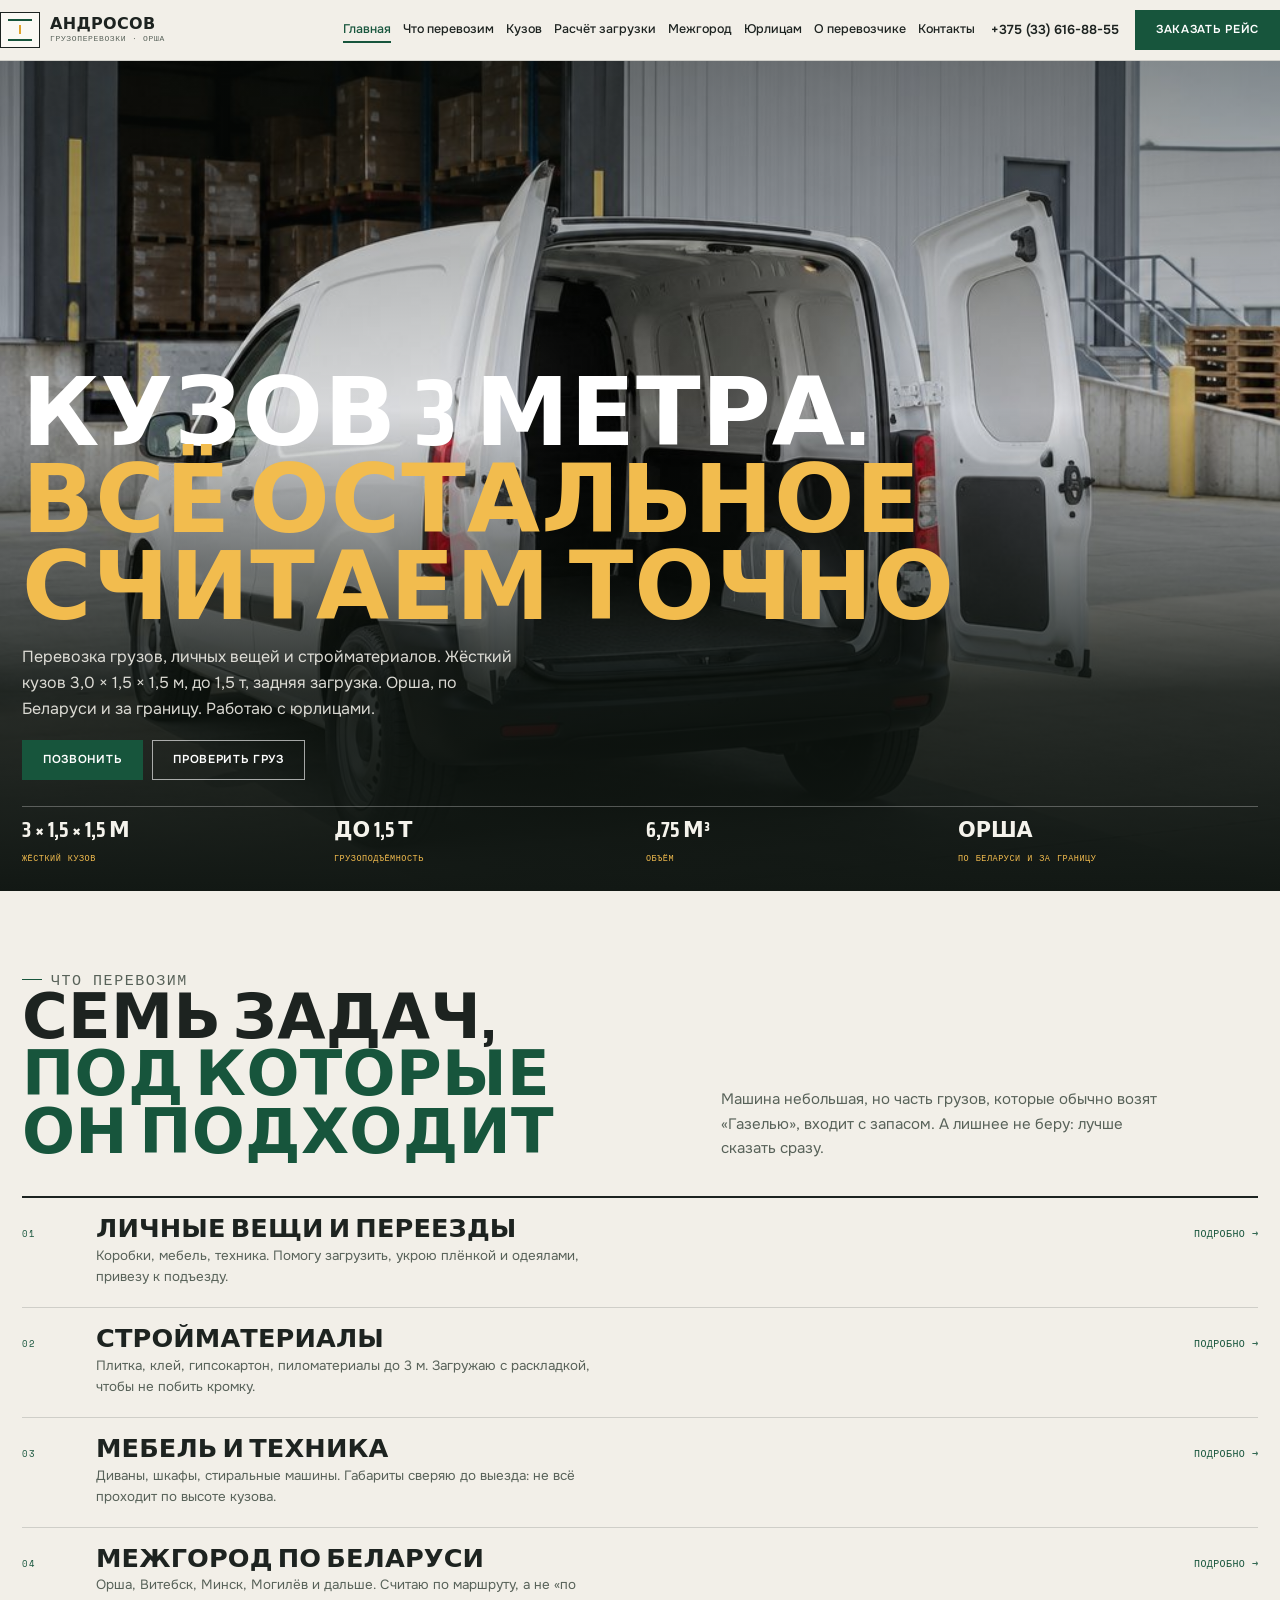
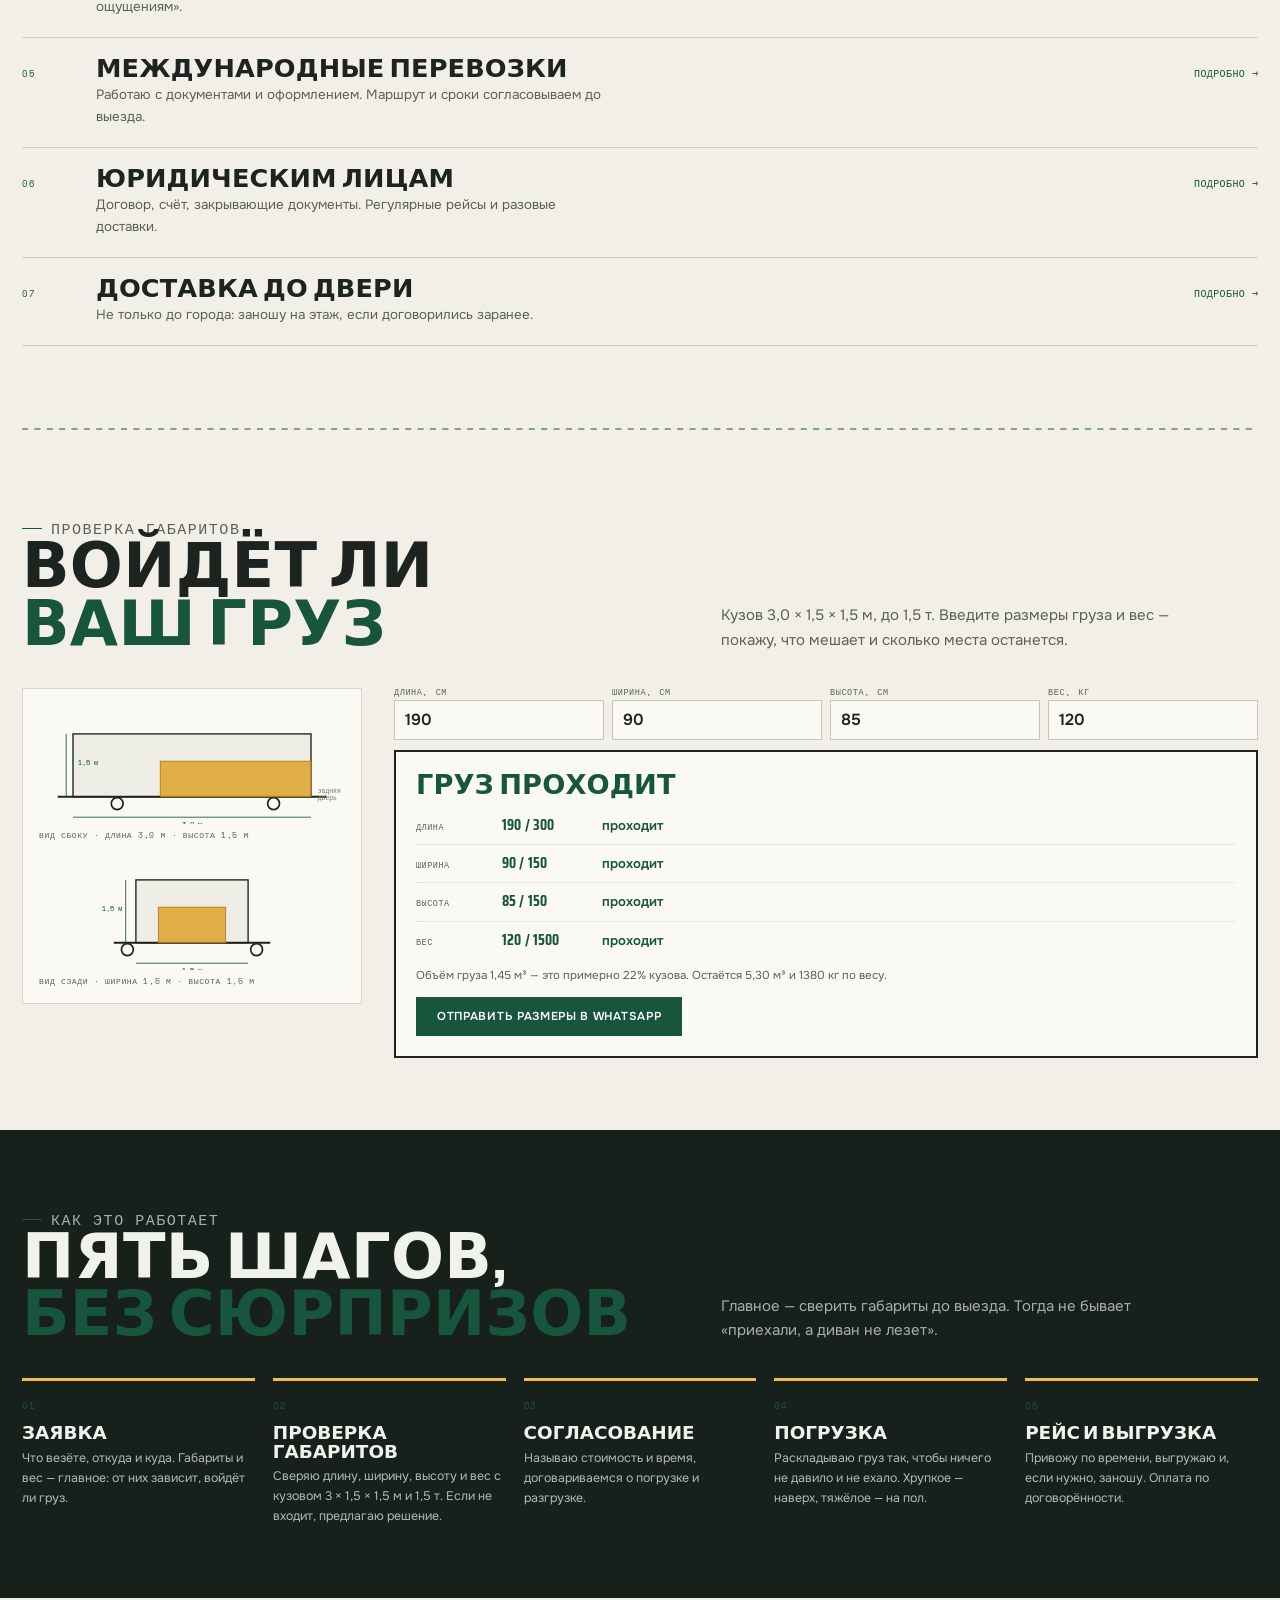
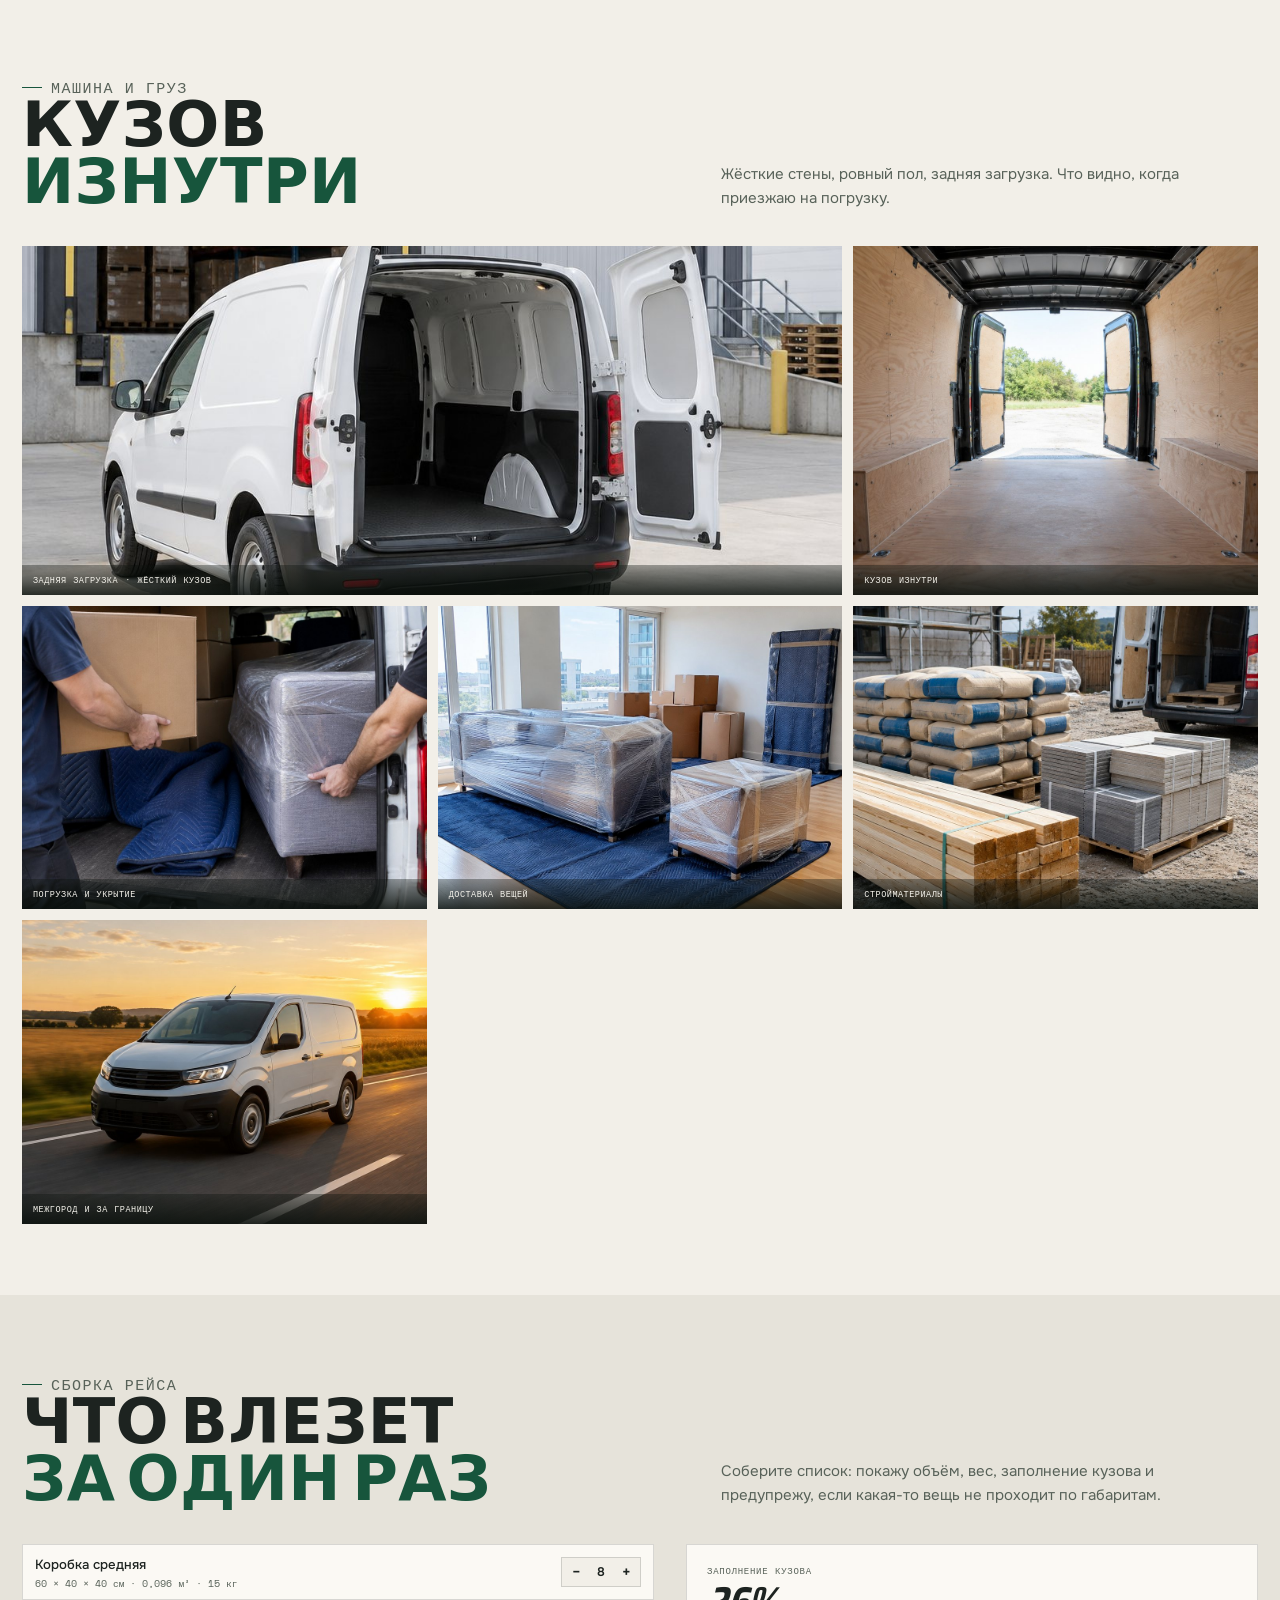
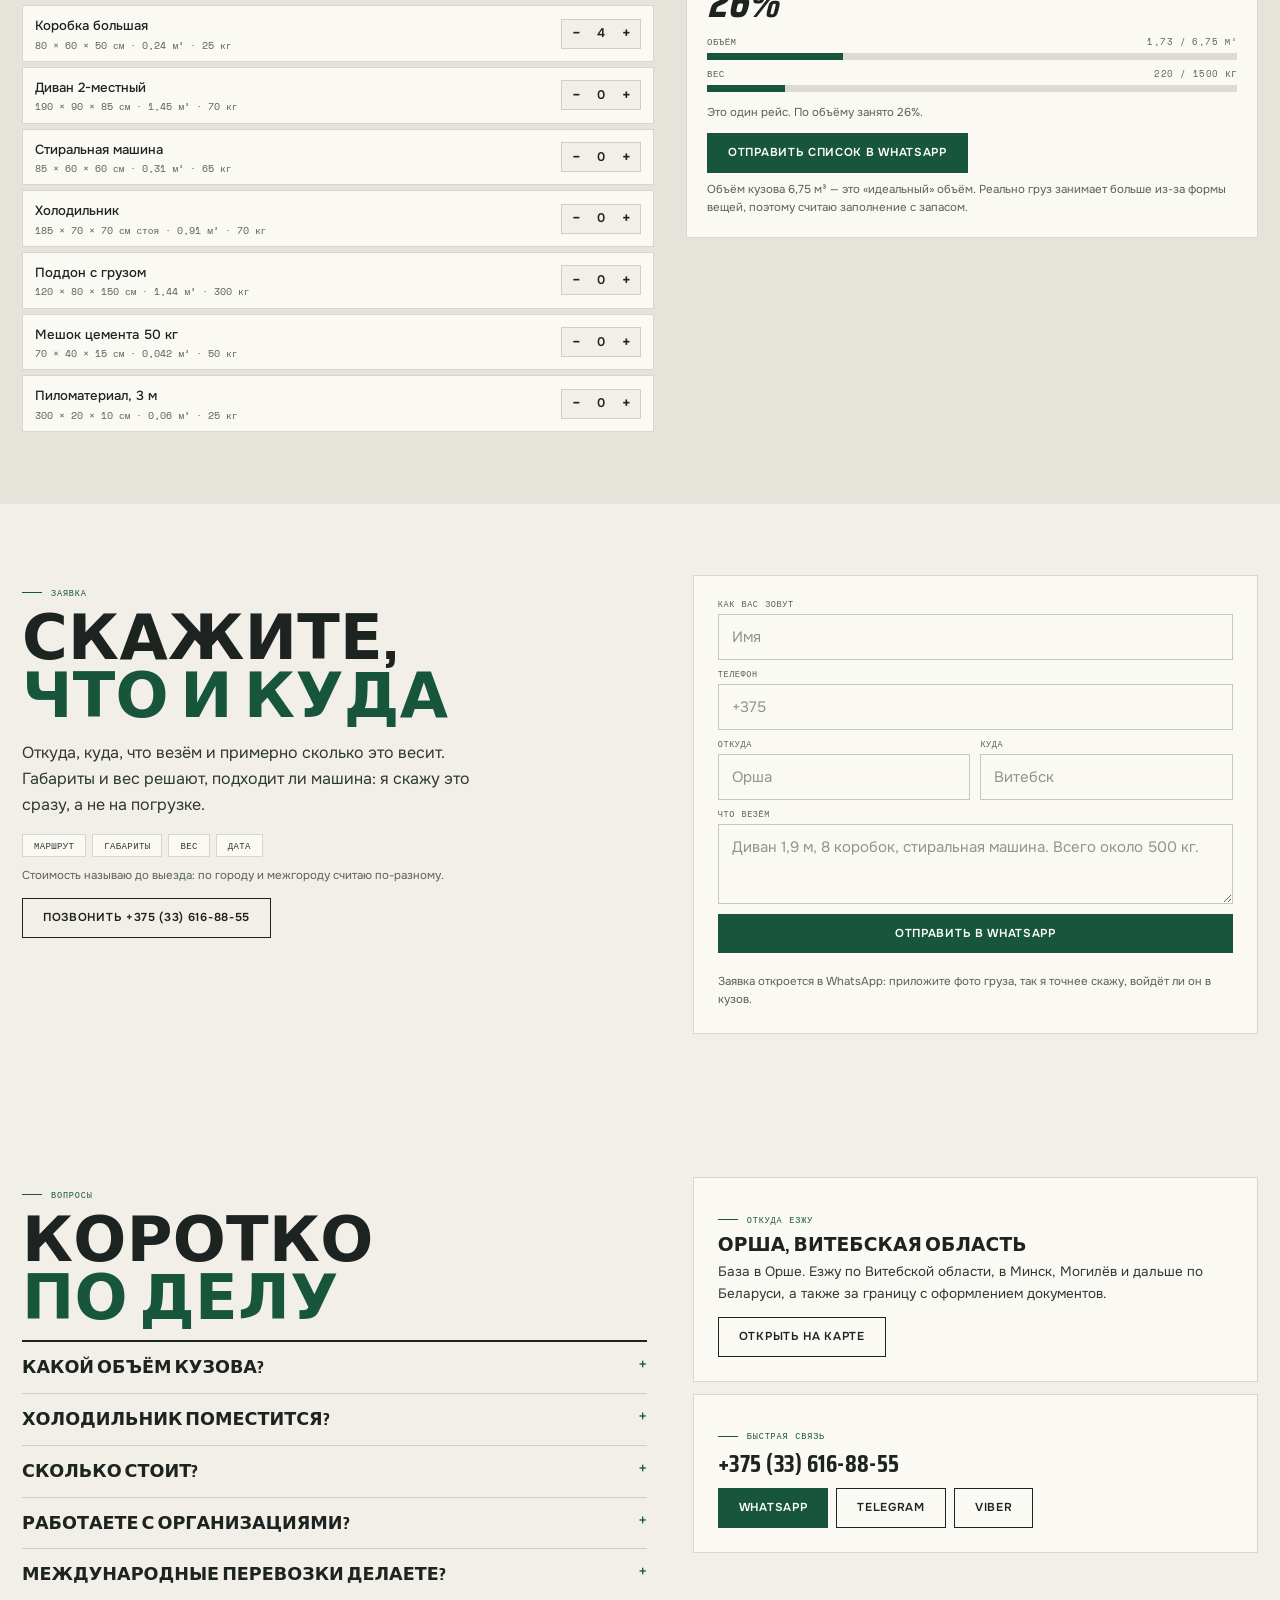
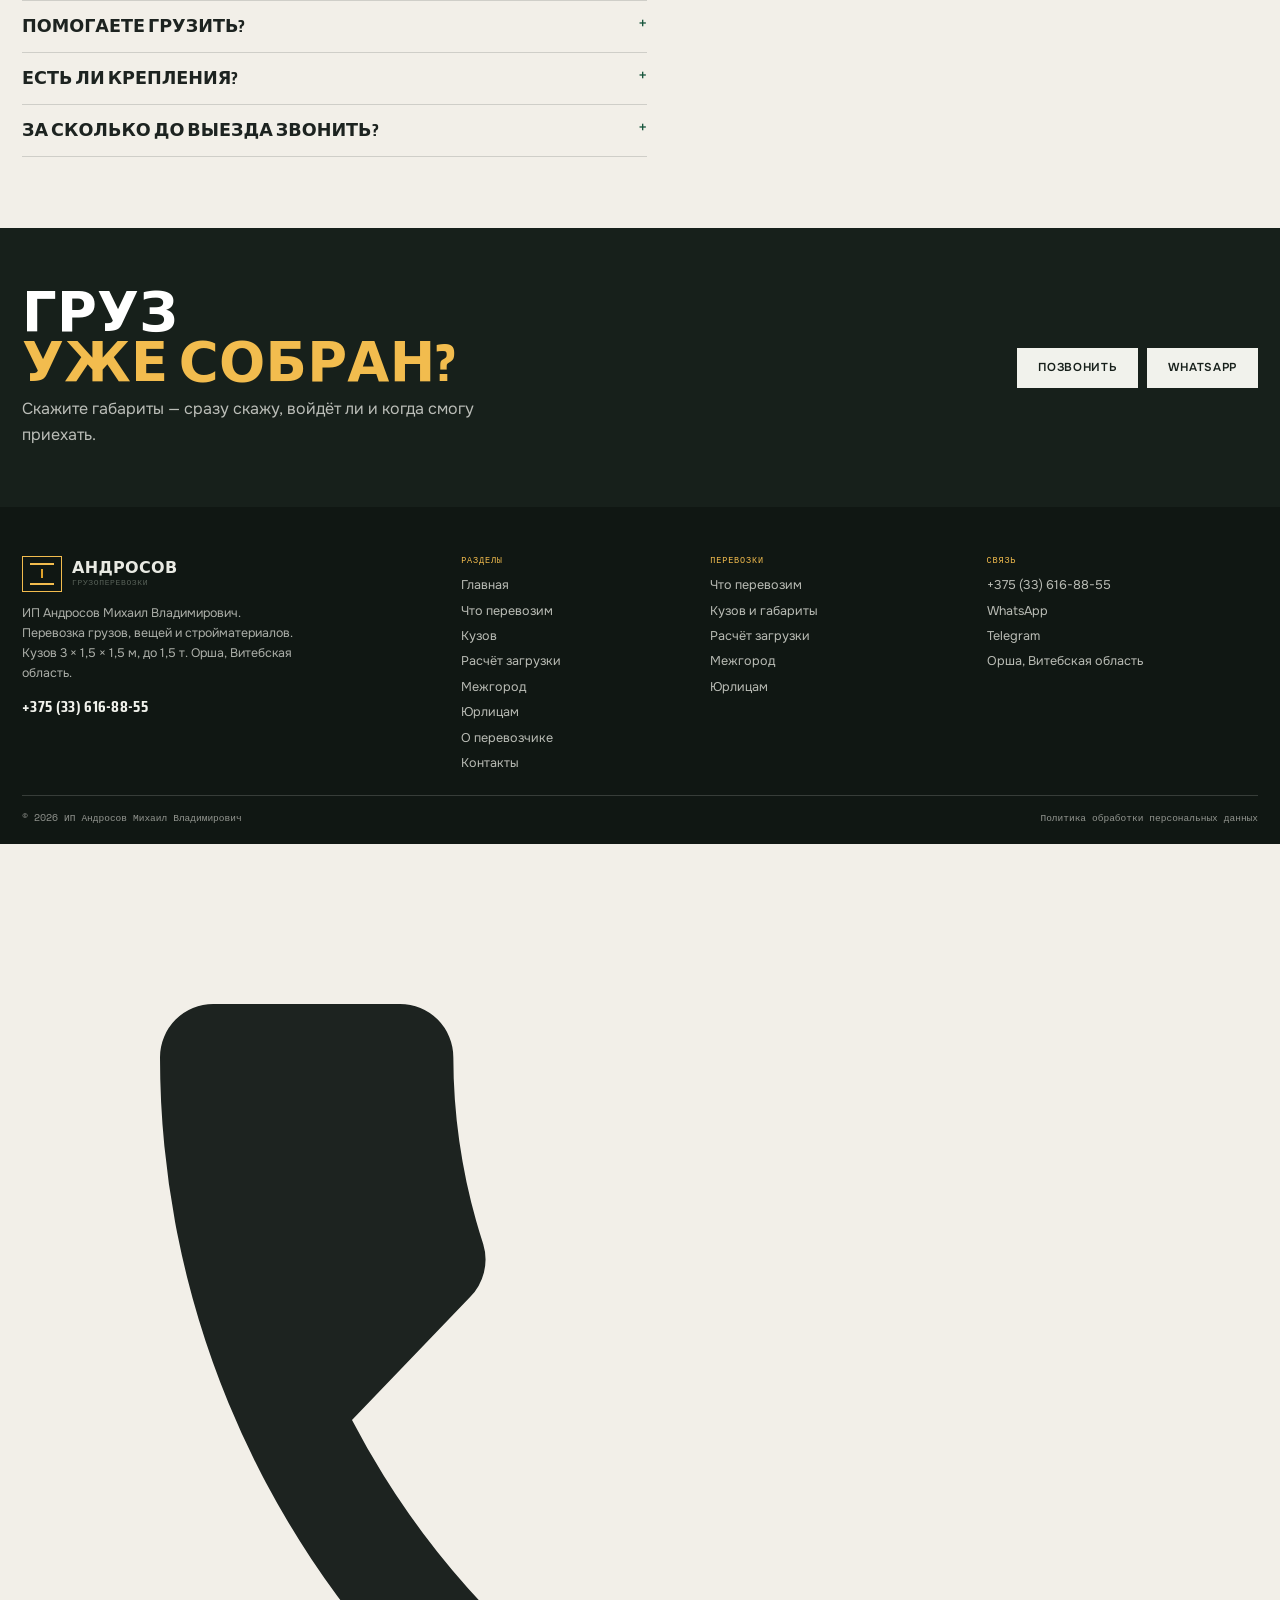
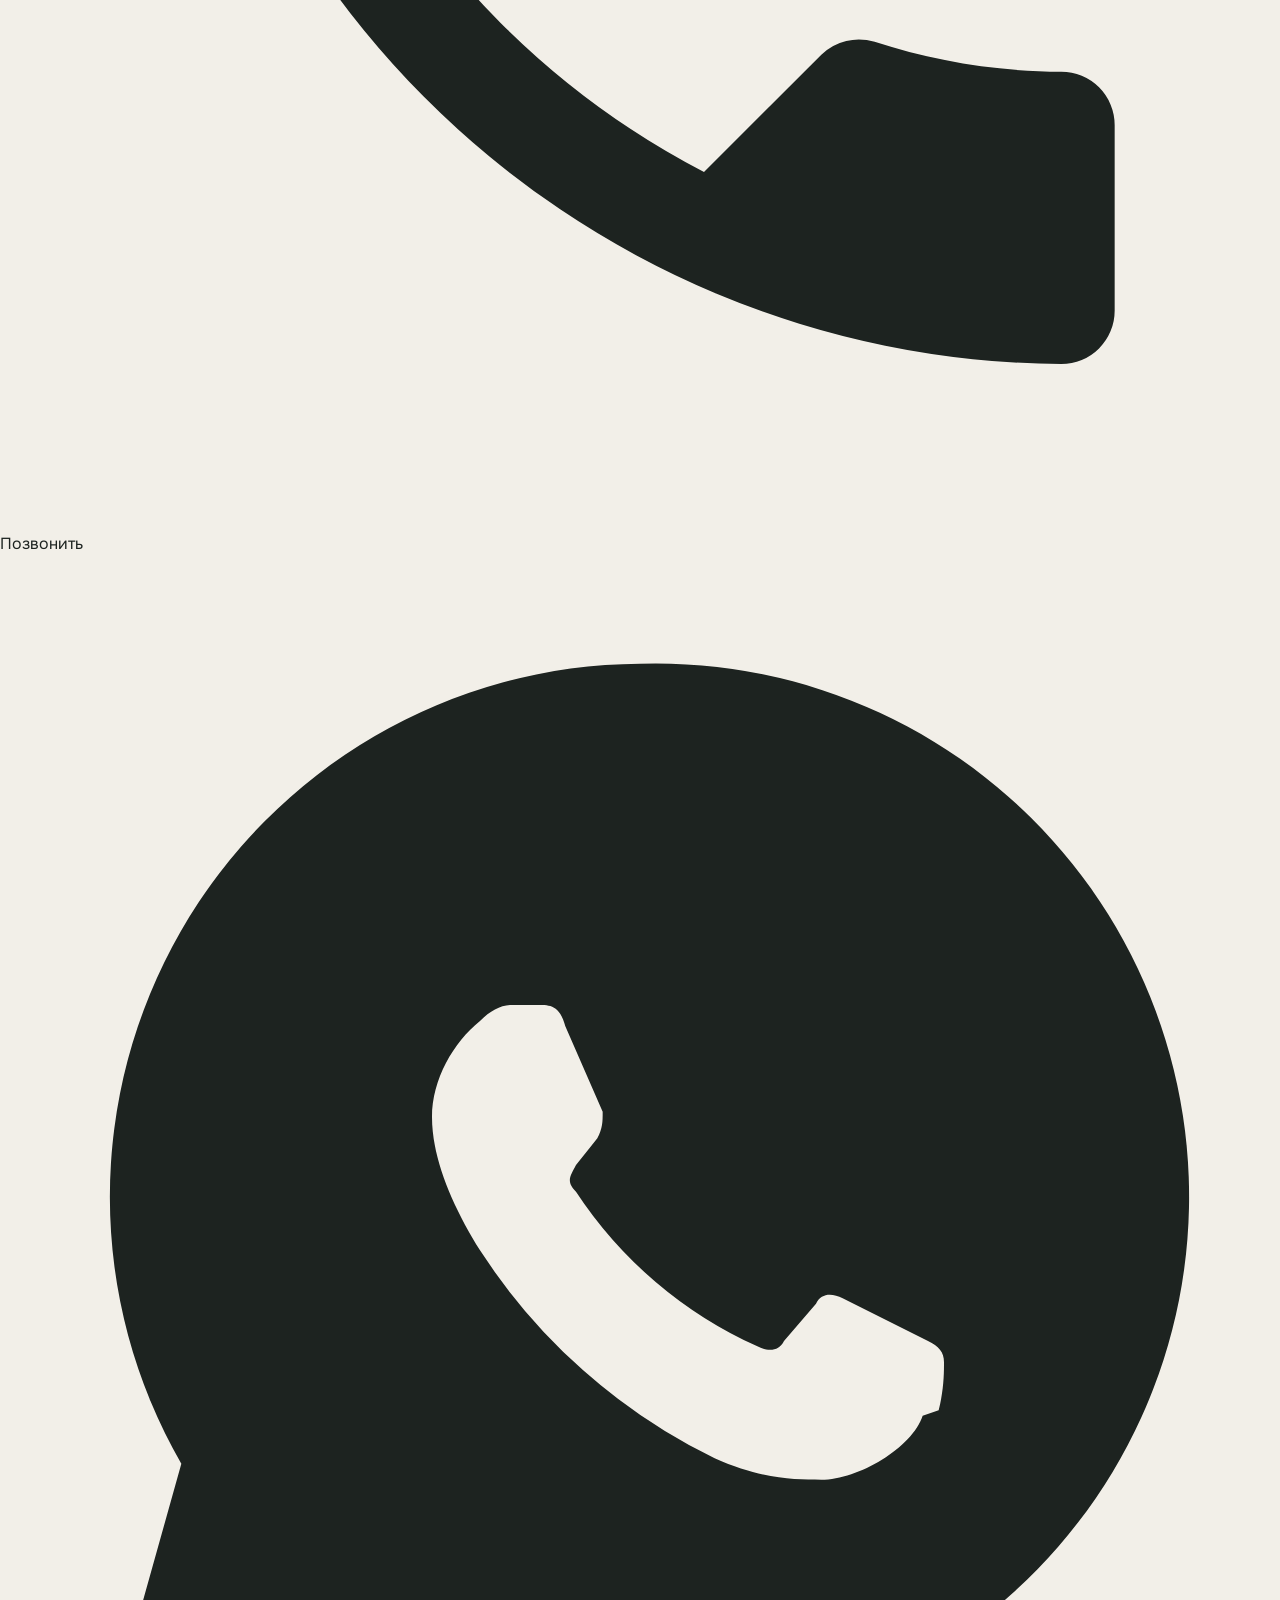
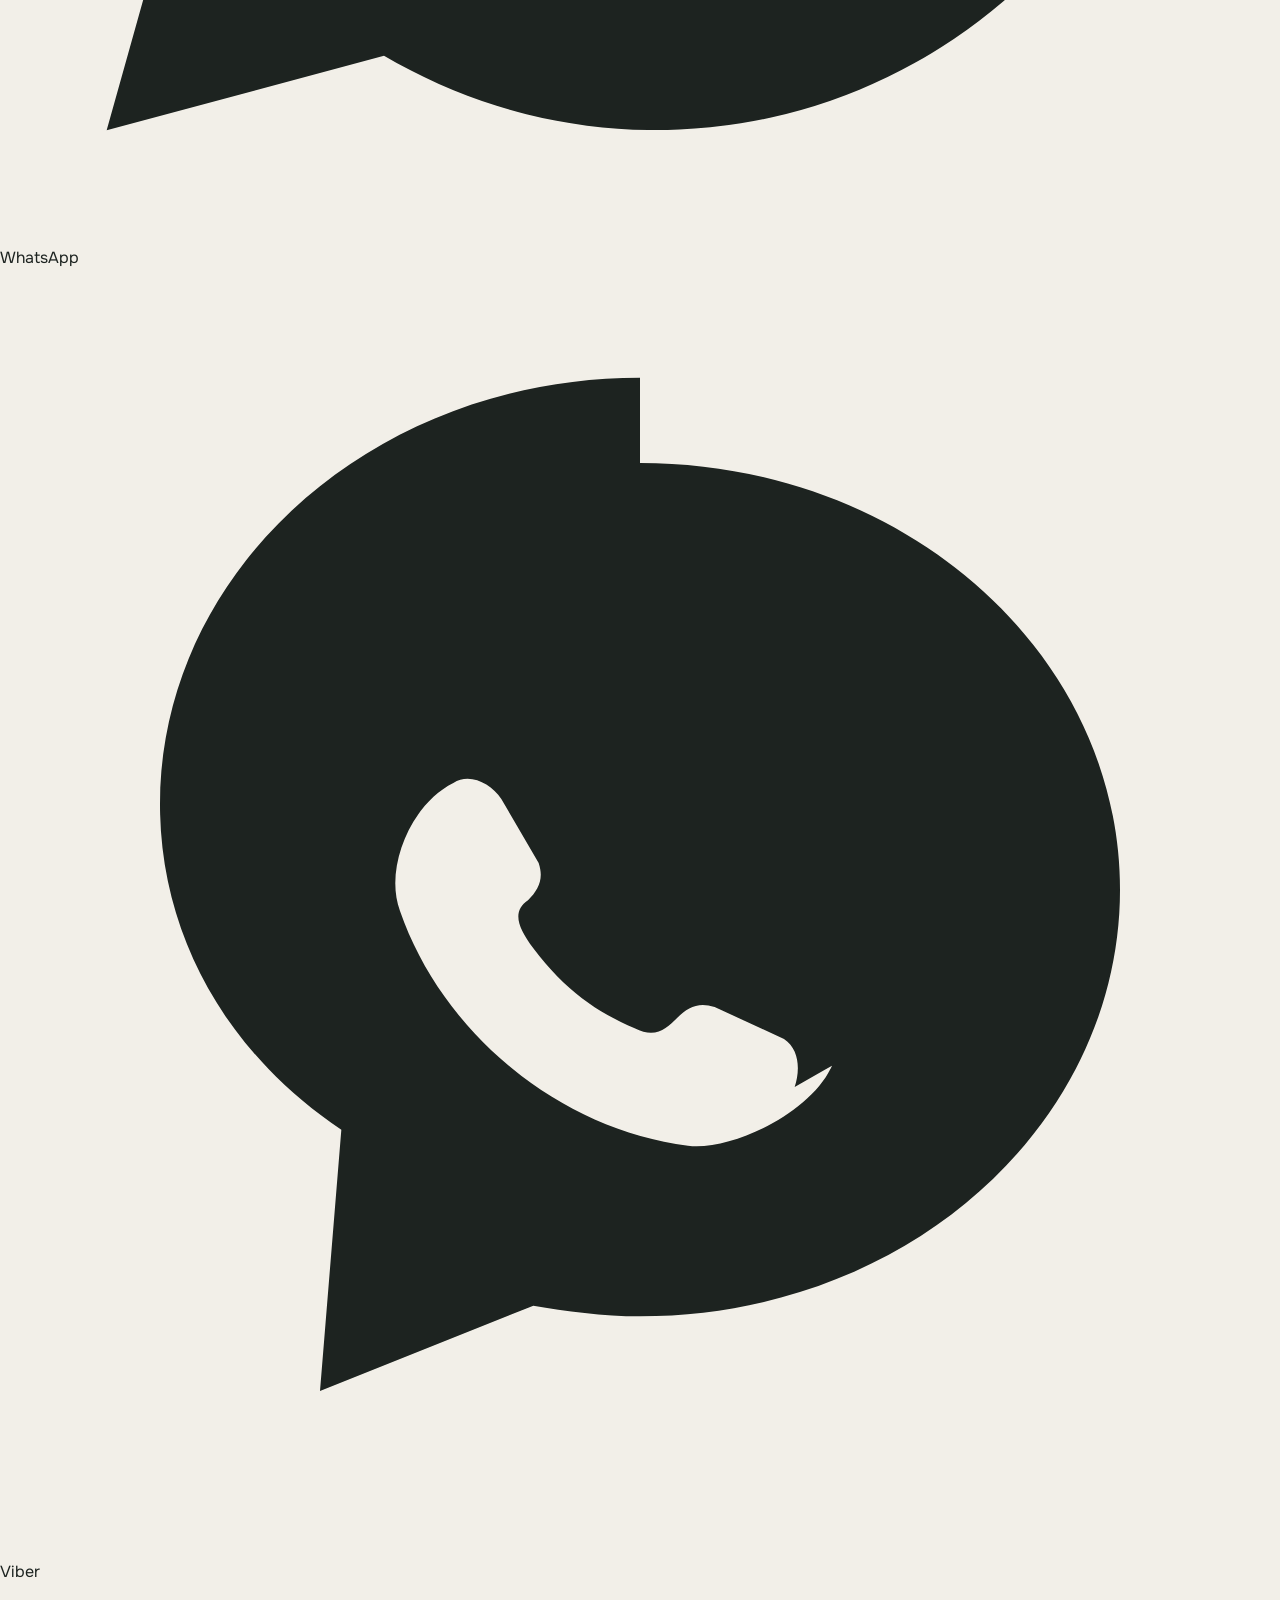
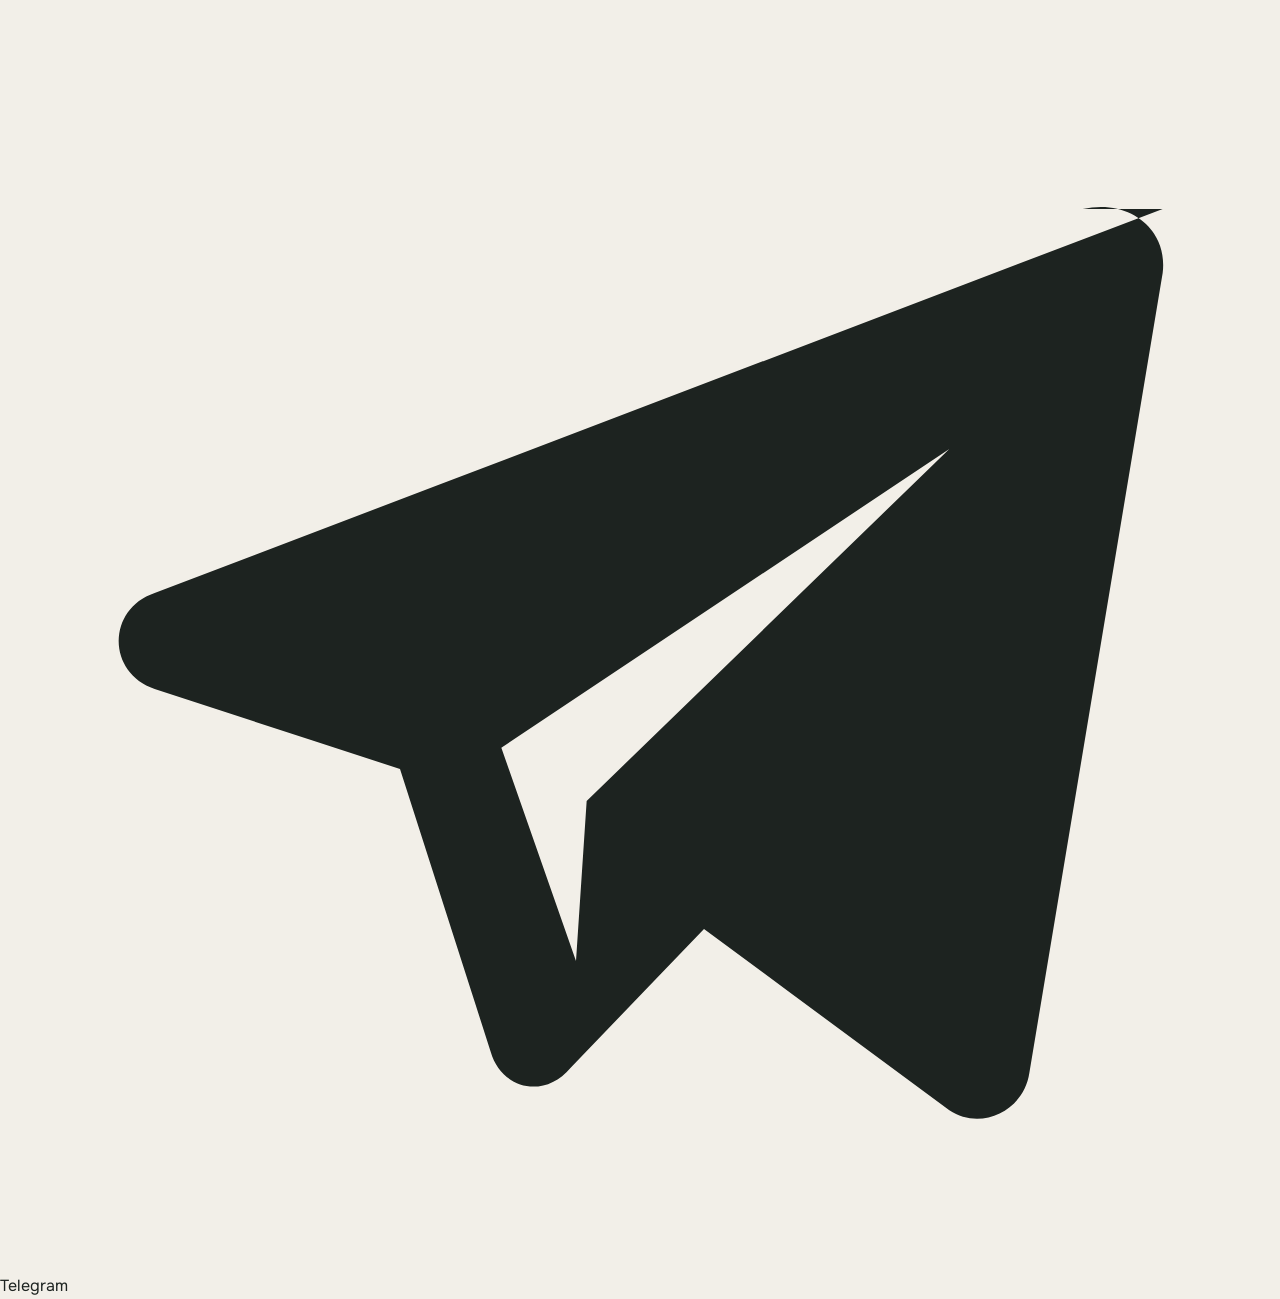
<file: index.html>
<!DOCTYPE html>
<html lang="ru">
<head>
<meta charset="utf-8">
<meta name="viewport" content="width=device-width, initial-scale=1">
<title>Грузоперевозки Орша: фургон 3 × 1,5 × 1,5 м, до 1,5 т | Андросов</title>
<meta name="description" content="Перевозка грузов, личных вещей и стройматериалов. Жёсткий кузов 3 × 1,5 × 1,5 м, до 1,5 т, задняя загрузка. Орша, по Беларуси и за границу, работа с юрлицами. +375 (33) 616-88-55.">
<meta property="og:title" content="Грузоперевозки Орша: фургон 3 × 1,5 × 1,5 м, до 1,5 т | Андросов">
<meta property="og:description" content="Перевозка грузов, личных вещей и стройматериалов. Жёсткий кузов 3 × 1,5 × 1,5 м, до 1,5 т, задняя загрузка. Орша, по Беларуси и за границу, работа с юрлицами. +375 (33) 616-88-55.">
<meta property="og:type" content="website">
<meta name="theme-color" content="#F2EFE8">
<style>
:root{--bg:#F2EFE8;--bg2:#E6E3DA;--ink:#1D2320;--ink2:#2A322D;--paper:#FBF9F4;
--acc:#17553C;--acc-l:#2C7A55;--cargo:#E0A32B;--steel:#6E7A72;--muted:#586259;--line:rgba(29,35,32,.16);
--d:'Saira Condensed',system-ui,sans-serif;--b:'Onest',system-ui,sans-serif;--m:'Space Mono',ui-monospace,monospace;
--pad:22px;--max:1320px}
*{box-sizing:border-box}html{-webkit-text-size-adjust:100%}body{margin:0;background:var(--bg);color:var(--ink);font:16px/1.62 var(--b);-webkit-font-smoothing:antialiased}
img{max-width:100%;display:block}h1,h2,h3{margin:0;font-family:var(--d);font-weight:700;line-height:.92;letter-spacing:.005em;text-transform:uppercase}
a{color:inherit;text-decoration:none}[hidden]{display:none!important}
.wrap{width:100%;max-width:var(--max);margin:0 auto;padding:0 var(--pad)}
.header{position:sticky;top:0;z-index:40;background:rgba(242,239,232,.95);border-bottom:1px solid var(--line);backdrop-filter:blur(8px)}
.header__in{display:flex;align-items:center;gap:16px;padding:10px 0}
.logo{display:flex;align-items:center;gap:10px}
.logo__mark{width:40px;height:36px;border:1.5px solid var(--ink);display:grid;place-items:center;background:var(--paper);position:relative}
.logo__mark::before{content:'';position:absolute;inset:6px 7px auto 7px;height:2px;background:var(--acc)}
.logo__mark::after{content:'';position:absolute;inset:auto 7px 6px 7px;height:2px;background:var(--acc)}
.logo__mark i{width:2px;height:9px;background:var(--cargo)}
.logo__txt{display:flex;flex-direction:column;line-height:1.15}
.logo__txt b{font:700 16px/1 var(--d);letter-spacing:.02em;text-transform:uppercase}
.logo__txt i{font:400 8px/1.5 var(--m);letter-spacing:.08em;text-transform:uppercase;color:var(--muted);font-style:normal}
.nav{display:flex;gap:12px;margin-left:auto;font:500 12.5px/1 var(--b)}
.nav a{padding:6px 0;border-bottom:2px solid transparent}
.nav a:hover,.nav a.is-on{border-color:var(--acc);color:var(--acc)}
.header__tel{font:600 13px/1 var(--b);white-space:nowrap}
.btn{display:inline-flex;align-items:center;justify-content:center;gap:8px;padding:13px 20px;font:600 11.5px/1 var(--b);letter-spacing:.06em;text-transform:uppercase;border:1px solid var(--acc);background:var(--acc);color:#fff;cursor:pointer;transition:.18s}
.btn:hover{background:#0F3F2C;border-color:#0F3F2C}
.btn--ink{background:var(--ink);border-color:var(--ink)}
.btn--ink:hover{background:#0C110E}
.btn--ghost{background:transparent;color:var(--ink);border-color:var(--ink)}
.btn--ghost:hover{background:var(--ink);color:#fff}
.burger{display:none;width:42px;height:36px;border:1px solid var(--ink);background:transparent;align-items:center;justify-content:center;flex-direction:column;gap:4px;cursor:pointer}
.burger i{display:block;width:16px;height:1px;background:var(--ink)}
.burger.is-close i:first-child{transform:rotate(45deg) translateY(3px)}
.burger.is-close i:last-child{transform:rotate(-45deg) translateY(-3px)}
.drawer{position:fixed;inset:0;z-index:90;background:rgba(12,17,14,.82);display:none}
.drawer[data-open]{display:block}
.drawer__in{position:absolute;inset:0 0 0 auto;width:min(400px,92vw);background:var(--bg);padding:18px;overflow-y:auto}
.drawer__top{display:flex;justify-content:space-between;align-items:center;margin-bottom:16px}
.drawer__nav{display:grid;font:700 21px/1 var(--d);text-transform:uppercase}
.drawer__nav a{padding:13px 0;border-bottom:1px solid var(--line)}
.drawer__cta{width:100%;margin-top:16px}
.drawer__note{font-size:12px;color:var(--muted);margin-top:10px}
body.is-locked{overflow:hidden}
.hero{position:relative;min-height:min(94svh,830px);display:flex;align-items:flex-end;overflow:hidden;background:#121814}
.hero__img{position:absolute;inset:0;width:100%;height:100%;object-fit:cover}
.hero::after{content:'';position:absolute;inset:0;background:linear-gradient(180deg,rgba(10,16,12,.46),rgba(10,16,12,.06) 42%,rgba(10,16,12,.86) 76%,#121814 100%)}
.hero__in{position:relative;z-index:2;width:100%;padding:clamp(28px,4.6vw,58px) 0 clamp(14px,2vw,22px);color:#F5F3EC}
.hero h1{font-size:clamp(2.4rem,7.4vw,6rem);letter-spacing:.01em;color:#fff}
.hero h1 em{font-style:normal;color:#F2BC4E}
.hero__lede{max-width:46ch;margin:14px 0 18px;color:rgba(245,243,236,.88)}
.hero__acts{display:flex;flex-wrap:wrap;gap:9px;margin-bottom:clamp(14px,2.2vw,26px)}
.hero__acts .btn--ghost{color:#fff;border-color:rgba(255,255,255,.62)}
.hero__acts .btn--ghost:hover{background:#fff;color:var(--ink)}
.hero__facts{display:grid;grid-template-columns:repeat(4,minmax(0,1fr));border-top:1px solid rgba(255,255,255,.28);gap:0 12px}
.hero__facts div{padding:11px 0 0}
.hero__facts b{display:block;font:700 clamp(1.05rem,1.7vw,1.3rem)/1.2 var(--d);text-transform:uppercase}
.hero__facts span{font:400 8.5px/1.5 var(--m);letter-spacing:.06em;text-transform:uppercase;color:#F2BC4E}
@media (max-width:1024px){.nav{display:none}.burger{display:flex}.header__tel{display:none}.hero__facts{grid-template-columns:1fr 1fr}}
@media (max-width:380px){.header .btn{display:none}}
</style>
<link rel="preconnect" href="https://fonts.googleapis.com">
<link rel="preconnect" href="https://fonts.gstatic.com" crossorigin>
<link href="https://fonts.googleapis.com/css2?family=Saira+Condensed:wght@600;700&family=Onest:wght@400;500;600;700&family=Space+Mono:wght@400;700&display=swap" rel="stylesheet">
<link rel="stylesheet" href="assets/css/style.v1.css">
<link rel="icon" href="assets/img/favicon.svg" type="image/svg+xml">
</head>
<body>
<header class="header"><div class="header__in wrap">
<a class="logo" href="index.html"><span class="logo__mark"><i></i></span><span class="logo__txt"><b>Андросов</b><i>грузоперевозки · Орша</i></span></a>
<nav class="nav" aria-label="Основное меню"><a href="index.html" class="is-on">Главная</a><a href="uslugi.html">Что перевозим</a><a href="mashina.html">Кузов</a><a href="raschet.html">Расчёт загрузки</a><a href="mezhgorod.html">Межгород</a><a href="yurlicam.html">Юрлицам</a><a href="o-perevozchike.html">О перевозчике</a><a href="kontakty.html">Контакты</a></nav>
<a class="header__tel" href="tel:+375336168855">+375 (33) 616-88-55</a>
<a class="btn" href="#zayavka">Заказать рейс</a>
<button class="burger" type="button" aria-label="Меню" aria-expanded="false" aria-controls="drawer"><i></i><i></i><i></i></button>
</div></header>
<div class="drawer" id="drawer" role="dialog" aria-modal="true" aria-label="Меню" hidden>
<div class="drawer__in">
<div class="drawer__top">
<a class="logo" href="index.html"><span class="logo__mark"><i></i></span><span class="logo__txt"><b>Андросов</b><i>Орша</i></span></a>
<button class="burger is-close" type="button" data-close aria-label="Закрыть меню"><i></i><i></i></button>
</div>
<nav class="drawer__nav"><a href="index.html">Главная</a><a href="uslugi.html">Что перевозим</a><a href="mashina.html">Кузов</a><a href="raschet.html">Расчёт загрузки</a><a href="mezhgorod.html">Межгород</a><a href="yurlicam.html">Юрлицам</a><a href="o-perevozchike.html">О перевозчике</a><a href="kontakty.html">Контакты</a></nav>
<a class="btn drawer__cta" href="tel:+375336168855">Позвонить +375 (33) 616-88-55</a>
<p class="drawer__note">Грузоперевозки из Орши: жёсткий кузов 3 × 1,5 × 1,5 м, до 1,5 т, задняя загрузка. Личные вещи, мебель, стройматериалы. По Беларуси и за границу, работа с юрлицами.</p>
</div></div>
<main>
<section class="hero">
<img class="hero__img" src="assets/img/hero.jpg" alt="Фургон с открытыми задними дверями у склада" width="1536" height="1024" fetchpriority="high">
<div class="hero__in"><div class="wrap">
<h1>Кузов 3 метра.<br><em>Всё остальное<br>считаем точно</em></h1>
<p class="hero__lede">Перевозка грузов, личных вещей и стройматериалов. Жёсткий кузов 3,0 × 1,5 × 1,5 м, до 1,5 т, задняя загрузка. Орша, по Беларуси и за границу. Работаю с юрлицами.</p>
<div class="hero__acts">
<a class="btn" href="tel:+375336168855">Позвонить</a>
<a class="btn btn--ghost" href="#proverka">Проверить груз</a>
</div>
<div class="hero__facts">
<div><b>3 × 1,5 × 1,5 м</b><span>жёсткий кузов</span></div>
<div><b>до 1,5 т</b><span>грузоподъёмность</span></div>
<div><b>6,75 м³</b><span>объём</span></div>
<div><b>Орша</b><span>по Беларуси и за границу</span></div>
</div>
</div></div>
</section>

<section class="section"><div class="wrap">
<div class="sec-head"><div><p class="eyebrow">что перевозим</p><h2 class="h2">Семь задач,<br><em>под которые<br>он подходит</em></h2></div>
<p>Машина небольшая, но часть грузов, которые обычно возят «Газелью», входит с запасом. А лишнее не беру: лучше сказать сразу.</p></div>
<div class="jobs">
<article class="job"><span class="job__no">01</span><div><h3>Личные вещи и переезды</h3><p>Коробки, мебель, техника. Помогу загрузить, укрою плёнкой и одеялами, привезу к подъезду.</p></div><a class="job__go" href="uslugi.html#flat">Подробно →</a></article><article class="job"><span class="job__no">02</span><div><h3>Стройматериалы</h3><p>Плитка, клей, гипсокартон, пиломатериалы до 3 м. Загружаю с раскладкой, чтобы не побить кромку.</p></div><a class="job__go" href="uslugi.html#build">Подробно →</a></article><article class="job"><span class="job__no">03</span><div><h3>Мебель и техника</h3><p>Диваны, шкафы, стиральные машины. Габариты сверяю до выезда: не всё проходит по высоте кузова.</p></div><a class="job__go" href="uslugi.html#furn">Подробно →</a></article><article class="job"><span class="job__no">04</span><div><h3>Межгород по Беларуси</h3><p>Орша, Витебск, Минск, Могилёв и дальше. Считаю по маршруту, а не «по ощущениям».</p></div><a class="job__go" href="mezhgorod.html">Подробно →</a></article><article class="job"><span class="job__no">05</span><div><h3>Международные перевозки</h3><p>Работаю с документами и оформлением. Маршрут и сроки согласовываем до выезда.</p></div><a class="job__go" href="mezhgorod.html#int">Подробно →</a></article><article class="job"><span class="job__no">06</span><div><h3>Юридическим лицам</h3><p>Договор, счёт, закрывающие документы. Регулярные рейсы и разовые доставки.</p></div><a class="job__go" href="yurlicam.html">Подробно →</a></article><article class="job"><span class="job__no">07</span><div><h3>Доставка до двери</h3><p>Не только до города: заношу на этаж, если договорились заранее.</p></div><a class="job__go" href="uslugi.html">Подробно →</a></article>
</div>
</div></section>

<div class="measure"><svg viewBox="0 0 1200 22" preserveAspectRatio="none" aria-hidden="true"><line x1="0" y1="11" x2="1200" y2="11" stroke="#17553C" stroke-width="1" stroke-dasharray="6 6"/></svg></div>


<section class="section anchor" id="proverka"><div class="wrap">
<div class="sec-head"><div><p class="eyebrow">проверка габаритов</p><h2 class="h2">Войдёт ли<br><em>ваш груз</em></h2></div>
<p>Кузов 3,0 × 1,5 × 1,5 м, до 1,5 т. Введите размеры груза и вес — покажу, что мешает и сколько места останется.</p></div>
<div class="fit">
<div class="vans">
<figure><svg id="vSide" viewBox="0 0 360 140" role="img" aria-label="Кузов сбоку с грузом"></svg><figcaption>Вид сбоку · длина 3,0 м · высота 1,5 м</figcaption></figure>
<figure><svg id="vRear" viewBox="0 0 360 140" role="img" aria-label="Кузов сзади с грузом"></svg><figcaption>Вид сзади · ширина 1,5 м · высота 1,5 м</figcaption></figure>
</div>
<div>
<div class="fields">
<div class="fgrid">
<label>Длина, см<input type="number" id="fL" value="190" min="0" max="900" inputmode="numeric"></label>
<label>Ширина, см<input type="number" id="fW" value="90" min="0" max="900" inputmode="numeric"></label>
<label>Высота, см<input type="number" id="fH" value="85" min="0" max="900" inputmode="numeric"></label>
<label>Вес, кг<input type="number" id="fM" value="120" min="0" max="9000" inputmode="numeric"></label>
</div>
<div class="verdict">
<h3 id="fTitle">Проверка груза</h3>
<div id="fRows"></div>
<p class="tnote" id="fNote"></p>
<div class="acts"><a class="btn" id="fGo" href="https://wa.me/375336168855" target="_blank" rel="noopener">Отправить размеры в WhatsApp</a></div>
</div>
</div>
</div>
</div>
</div></section>


<section class="section section--dark"><div class="wrap">
<div class="sec-head"><div><p class="eyebrow">как это работает</p><h2 class="h2">Пять шагов,<br><em>без сюрпризов</em></h2></div>
<p>Главное — сверить габариты до выезда. Тогда не бывает «приехали, а диван не лезет».</p></div>
<div class="steps">
<div class="stepc"><span>01</span><b>Заявка</b><p>Что везёте, откуда и куда. Габариты и вес — главное: от них зависит, войдёт ли груз.</p></div><div class="stepc"><span>02</span><b>Проверка габаритов</b><p>Сверяю длину, ширину, высоту и вес с кузовом 3 × 1,5 × 1,5 м и 1,5 т. Если не входит, предлагаю решение.</p></div><div class="stepc"><span>03</span><b>Согласование</b><p>Называю стоимость и время, договариваемся о погрузке и разгрузке.</p></div><div class="stepc"><span>04</span><b>Погрузка</b><p>Раскладываю груз так, чтобы ничего не давило и не ехало. Хрупкое — наверх, тяжёлое — на пол.</p></div><div class="stepc"><span>05</span><b>Рейс и выгрузка</b><p>Привожу по времени, выгружаю и, если нужно, заношу. Оплата по договорённости.</p></div>
</div>
</div></section>

<section class="section"><div class="wrap">
<div class="sec-head"><div><p class="eyebrow">машина и груз</p><h2 class="h2">Кузов<br><em>изнутри</em></h2></div>
<p>Жёсткие стены, ровный пол, задняя загрузка. Что видно, когда приезжаю на погрузку.</p></div>
<div class="gal">
<figure class="wide"><img src="assets/img/hero.jpg" alt="Фургон у склада" width="1536" height="1024" loading="lazy"><figcaption>Задняя загрузка · жёсткий кузов</figcaption></figure>
<figure><img src="assets/img/inside.jpg" alt="Кузов изнутри" width="1024" height="1024" loading="lazy"><figcaption>Кузов изнутри</figcaption></figure>
<figure><img src="assets/img/load.jpg" alt="Погрузка" width="1024" height="1024" loading="lazy"><figcaption>Погрузка и укрытие</figcaption></figure>
<figure><img src="assets/img/flat.jpg" alt="Доставка мебели" width="1024" height="1024" loading="lazy"><figcaption>Доставка вещей</figcaption></figure>
<figure><img src="assets/img/materials.jpg" alt="Стройматериалы" width="1024" height="1024" loading="lazy"><figcaption>Стройматериалы</figcaption></figure>
<figure><img src="assets/img/road.jpg" alt="В дороге" width="1024" height="1024" loading="lazy"><figcaption>Межгород и за границу</figcaption></figure>
</div>
</div></section>


<section class="section section--dim anchor" id="rejs"><div class="wrap">
<div class="sec-head"><div><p class="eyebrow">сборка рейса</p><h2 class="h2">Что влезет<br><em>за один раз</em></h2></div>
<p>Соберите список: покажу объём, вес, заполнение кузова и предупрежу, если какая-то вещь не проходит по габаритам.</p></div>
<div class="trip">
<div class="items" id="tItems"></div>
<div class="tripout">
<div class="tbig"><span style="margin:0 0 4px">заполнение кузова</span><i id="tPct">0%</i></div>
<div class="bars">
<div><div class="bl"><span>Объём</span><span id="tVol">0,00 / 6,75 м³</span></div><div class="bar" id="tVolBar"><i></i></div></div>
<div><div class="bl"><span>Вес</span><span id="tWt">0 / 1500 кг</span></div><div class="bar" id="tWtBar"><i></i></div></div>
</div>
<p class="tnote" id="tRides"></p>
<div id="tAlerts"></div>
<a class="btn" id="tGo" href="https://wa.me/375336168855" target="_blank" rel="noopener" style="margin-top:12px">Отправить список в WhatsApp</a>
<p class="tnote">Объём кузова 6,75 м³ — это «идеальный» объём. Реально груз занимает больше из-за формы вещей, поэтому считаю заполнение с запасом.</p>
</div>
</div>
</div></section>


<section class="section" id="zayavka"><div class="wrap"><div class="two">
<div><p class="eyebrow">заявка</p><h2 class="h2" style="margin-bottom:14px">Скажите,<br><em>что и куда</em></h2>
<p style="color:#2F3833;max-width:44ch">Откуда, куда, что везём и примерно сколько это весит. Габариты и вес решают, подходит ли машина: я скажу это сразу, а не на погрузке.</p>
<div class="chips"><span class="chip">Маршрут</span><span class="chip">Габариты</span><span class="chip">Вес</span><span class="chip">Дата</span></div>
<p class="hint">Стоимость называю до выезда: по городу и межгороду считаю по-разному.</p>
<p style="margin-top:14px"><a class="btn btn--ghost" href="tel:+375336168855">Позвонить +375 (33) 616-88-55</a></p>
</div>
<div class="card"><form class="form" id="lead">
<label>Как вас зовут<input type="text" id="lName" placeholder="Имя" required></label>
<label>Телефон<input type="tel" id="lTel" placeholder="+375" required></label>
<div class="row2"><label>Откуда<input type="text" id="lFrom" placeholder="Орша"></label><label>Куда<input type="text" id="lTo" placeholder="Витебск"></label></div>
<label>Что везём<textarea id="lCargo" placeholder="Диван 1,9 м, 8 коробок, стиральная машина. Всего около 500 кг."></textarea></label>
<button class="btn" type="submit">Отправить в WhatsApp</button>
<p class="hint">Заявка откроется в WhatsApp: приложите фото груза, так я точнее скажу, войдёт ли он в кузов.</p>
</form></div>
</div></div></section>

<section class="section"><div class="wrap"><div class="two">
<div><p class="eyebrow">вопросы</p><h2 class="h2" style="margin-bottom:14px">Коротко<br><em>по делу</em></h2>
<div class="faq"><details><summary>Какой объём кузова?</summary><p>Кузов 3,0 × 1,5 × 1,5 м — около 6,75 м³, жёсткий, загрузка сзади. Грузоподъёмность до 1,5 т.</p></details><details><summary>Холодильник поместится?</summary><p>Смотрите высоту: обычный холодильник 1,85 м в кузов высотой 1,5 м стоя не встанет. Везём лёжа — но только если производитель это допускает, иначе нужна другая машина.</p></details><details><summary>Сколько стоит?</summary><p>Зависит от маршрута, веса и объёма. Скажите, что везёте и куда — назову цену до выезда. По городу и межгороду считаю по-разному.</p></details><details><summary>Работаете с организациями?</summary><p>Да. Договор, счёт, закрывающие документы. Могу ездить регулярно по графику.</p></details><details><summary>Международные перевозки делаете?</summary><p>Да, с оформлением документов. Направление и сроки согласовываем заранее: маршрут зависит от груза и границы.</p></details><details><summary>Помогаете грузить?</summary><p>Помогаю. Если вещей много или есть тяжёлое, лучше предупредить заранее: это влияет на время.</p></details><details><summary>Есть ли крепления?</summary><p>Да, ремни и одеяла. Стройматериалы и мебель фиксирую, чтобы не ехало по кузову.</p></details><details><summary>За сколько до выезда звонить?</summary><p>Лучше за день. Срочные рейсы беру, если машина свободна: звоните, отвечу сразу.</p></details></div></div>
<div>
<div class="card" style="margin-bottom:12px"><p class="eyebrow">откуда езжу</p><h3 style="margin-bottom:8px">Орша, Витебская область</h3>
<p style="margin:0;color:#2F3833;font-size:13.5px">База в Орше. Езжу по Витебской области, в Минск, Могилёв и дальше по Беларуси, а также за границу с оформлением документов.</p>
<p style="margin:12px 0 0"><a class="btn btn--ghost" href="https://yandex.by/maps/?text=%D0%9E%D1%80%D1%88%D0%B0%20%D0%B3%D1%80%D1%83%D0%B7%D0%BE%D0%BF%D0%B5%D1%80%D0%B5%D0%B2%D0%BE%D0%B7%D0%BA%D0%B8" target="_blank" rel="noopener">Открыть на карте</a></p></div>
<div class="card"><p class="eyebrow">быстрая связь</p>
<p style="margin:0 0 12px;font:700 1.5rem/1 var(--d);letter-spacing:.02em"><a href="tel:+375336168855">+375 (33) 616-88-55</a></p>
<div style="display:flex;gap:8px;flex-wrap:wrap"><a class="btn" href="https://wa.me/375336168855" target="_blank" rel="noopener">WhatsApp</a><a class="btn btn--ghost" href="https://t.me/+375336168855" target="_blank" rel="noopener">Telegram</a><a class="btn btn--ghost" href="viber://chat?number=%2B375336168855">Viber</a></div></div>
</div>
</div></div></section>

<section class="cta"><div class="wrap cta__in">
<div><h2>Груз<br><em>уже собран?</em></h2><p>Скажите габариты — сразу скажу, войдёт ли и когда смогу приехать.</p></div>
<div class="cta__acts"><a class="btn btn--light" href="tel:+375336168855">Позвонить</a><a class="btn btn--light" href="https://wa.me/375336168855" target="_blank" rel="noopener">WhatsApp</a></div>
</div></section>
</main>
<footer class="footer"><div class="wrap">
<div class="footer__top">
<div class="footer__about"><a class="logo logo--f" href="index.html"><span class="logo__mark"><i></i></span><span class="logo__txt"><b>Андросов</b><i>грузоперевозки</i></span></a>
<p>ИП Андросов Михаил Владимирович. Перевозка грузов, вещей и стройматериалов. Кузов 3 × 1,5 × 1,5 м, до 1,5 т. Орша, Витебская область.</p>
<a class="footer__tel" href="tel:+375336168855">+375 (33) 616-88-55</a>
</div>
<div><h4>Разделы</h4><ul><li><a href="index.html">Главная</a></li><li><a href="uslugi.html">Что перевозим</a></li><li><a href="mashina.html">Кузов</a></li><li><a href="raschet.html">Расчёт загрузки</a></li><li><a href="mezhgorod.html">Межгород</a></li><li><a href="yurlicam.html">Юрлицам</a></li><li><a href="o-perevozchike.html">О перевозчике</a></li><li><a href="kontakty.html">Контакты</a></li></ul></div>
<div><h4>Перевозки</h4><ul><li><a href="uslugi.html">Что перевозим</a></li><li><a href="mashina.html">Кузов и габариты</a></li><li><a href="raschet.html">Расчёт загрузки</a></li><li><a href="mezhgorod.html">Межгород</a></li><li><a href="yurlicam.html">Юрлицам</a></li></ul></div>
<div><h4>Связь</h4><ul><li><a href="tel:+375336168855">+375 (33) 616-88-55</a></li><li><a href="https://wa.me/375336168855" target="_blank" rel="noopener">WhatsApp</a></li><li><a href="https://t.me/+375336168855" target="_blank" rel="noopener">Telegram</a></li><li><a href="https://yandex.by/maps/?text=%D0%9E%D1%80%D1%88%D0%B0%20%D0%B3%D1%80%D1%83%D0%B7%D0%BE%D0%BF%D0%B5%D1%80%D0%B5%D0%B2%D0%BE%D0%B7%D0%BA%D0%B8" target="_blank" rel="noopener">Орша, Витебская область</a></li></ul></div>
</div>
<div class="footer__bottom"><span>© <span id="yr">2026</span> ИП Андросов Михаил Владимирович</span>
<span><a href="politika.html">Политика обработки персональных данных</a></span></div>
</div></footer>
<div class="mbar" role="navigation" aria-label="Быстрая связь">
<a href="tel:+375336168855"><svg viewBox="0 0 24 24" fill="currentColor" aria-hidden="true"><path d="M6.6 10.8a15.5 15.5 0 0 0 6.6 6.6l2.2-2.2a1 1 0 0 1 1-.24c1.1.36 2.3.56 3.5.56a1 1 0 0 1 1 1V20a1 1 0 0 1-1 1A17 17 0 0 1 3 4a1 1 0 0 1 1-1h3.5a1 1 0 0 1 1 1c0 1.2.2 2.4.56 3.5a1 1 0 0 1-.25 1z"/></svg>Позвонить</a>
<a href="https://wa.me/375336168855" target="_blank" rel="noopener"><svg viewBox="0 0 24 24" fill="currentColor" aria-hidden="true"><path d="M12 2a10 10 0 0 0-8.6 15L2 22l5.2-1.4A10 10 0 1 0 12 2m5.3 14.1c-.2.6-1.2 1.2-1.9 1.2-.5 0-1.1 0-2-.4a11 11 0 0 1-4.4-3.9c-.5-.8-.9-1.7-.9-2.5 0-.7.4-1.4.9-1.8.2-.2.4-.3.6-.3h.5c.2 0 .4 0 .5.4l.7 1.6c0 .2 0 .3-.1.5l-.4.5c-.1.2-.2.3 0 .5a8 8 0 0 0 3.4 2.9c.2.1.4.1.5-.1l.6-.7c.1-.2.3-.2.5-.1l1.6.8c.2.1.3.2.3.4s0 .5-.1.9"/></svg>WhatsApp</a>
<a href="viber://chat?number=%2B375336168855"><svg viewBox="0 0 24 24" fill="currentColor" aria-hidden="true"><path d="M12 2C7 2 3 5.6 3 10c0 2.5 1.3 4.7 3.4 6.1L6 21l4-1.6c.6.1 1.3.2 2 .2 5 0 9-3.6 9-8s-4-8-9-8m3.6 11.3c-.4.9-1.9 1.6-2.7 1.5-2.4-.3-4.6-2.1-5.4-4.4-.3-.8.2-2 1-2.4.3-.2.7 0 .9.3l.7 1.2c.1.3 0 .5-.2.7-.3.2-.2.5.1.9.6.8 1.2 1.2 1.9 1.5.4.2.6 0 .8-.2s.4-.3.7-.2l1.3.6c.3.2.3.6.2.9"/></svg>Viber</a>
<a href="https://t.me/+375336168855" target="_blank" rel="noopener"><svg viewBox="0 0 24 24" fill="currentColor" aria-hidden="true"><path d="M21.8 4.2 2.9 11.4c-.9.3-.9 1.5 0 1.8l4.6 1.5 1.7 5.3c.2.7 1 .9 1.5.3l2.5-2.6 4.6 3.4c.6.4 1.4 0 1.5-.7l2.5-15c.1-.8-.6-1.4-1.5-1.2M9.4 14.3l8.4-5.6-6.8 6.6-.2 3z"/></svg>Telegram</a>
</div>
<script src="assets/js/main.v1.js"></script>
</body>
</html>
</file>
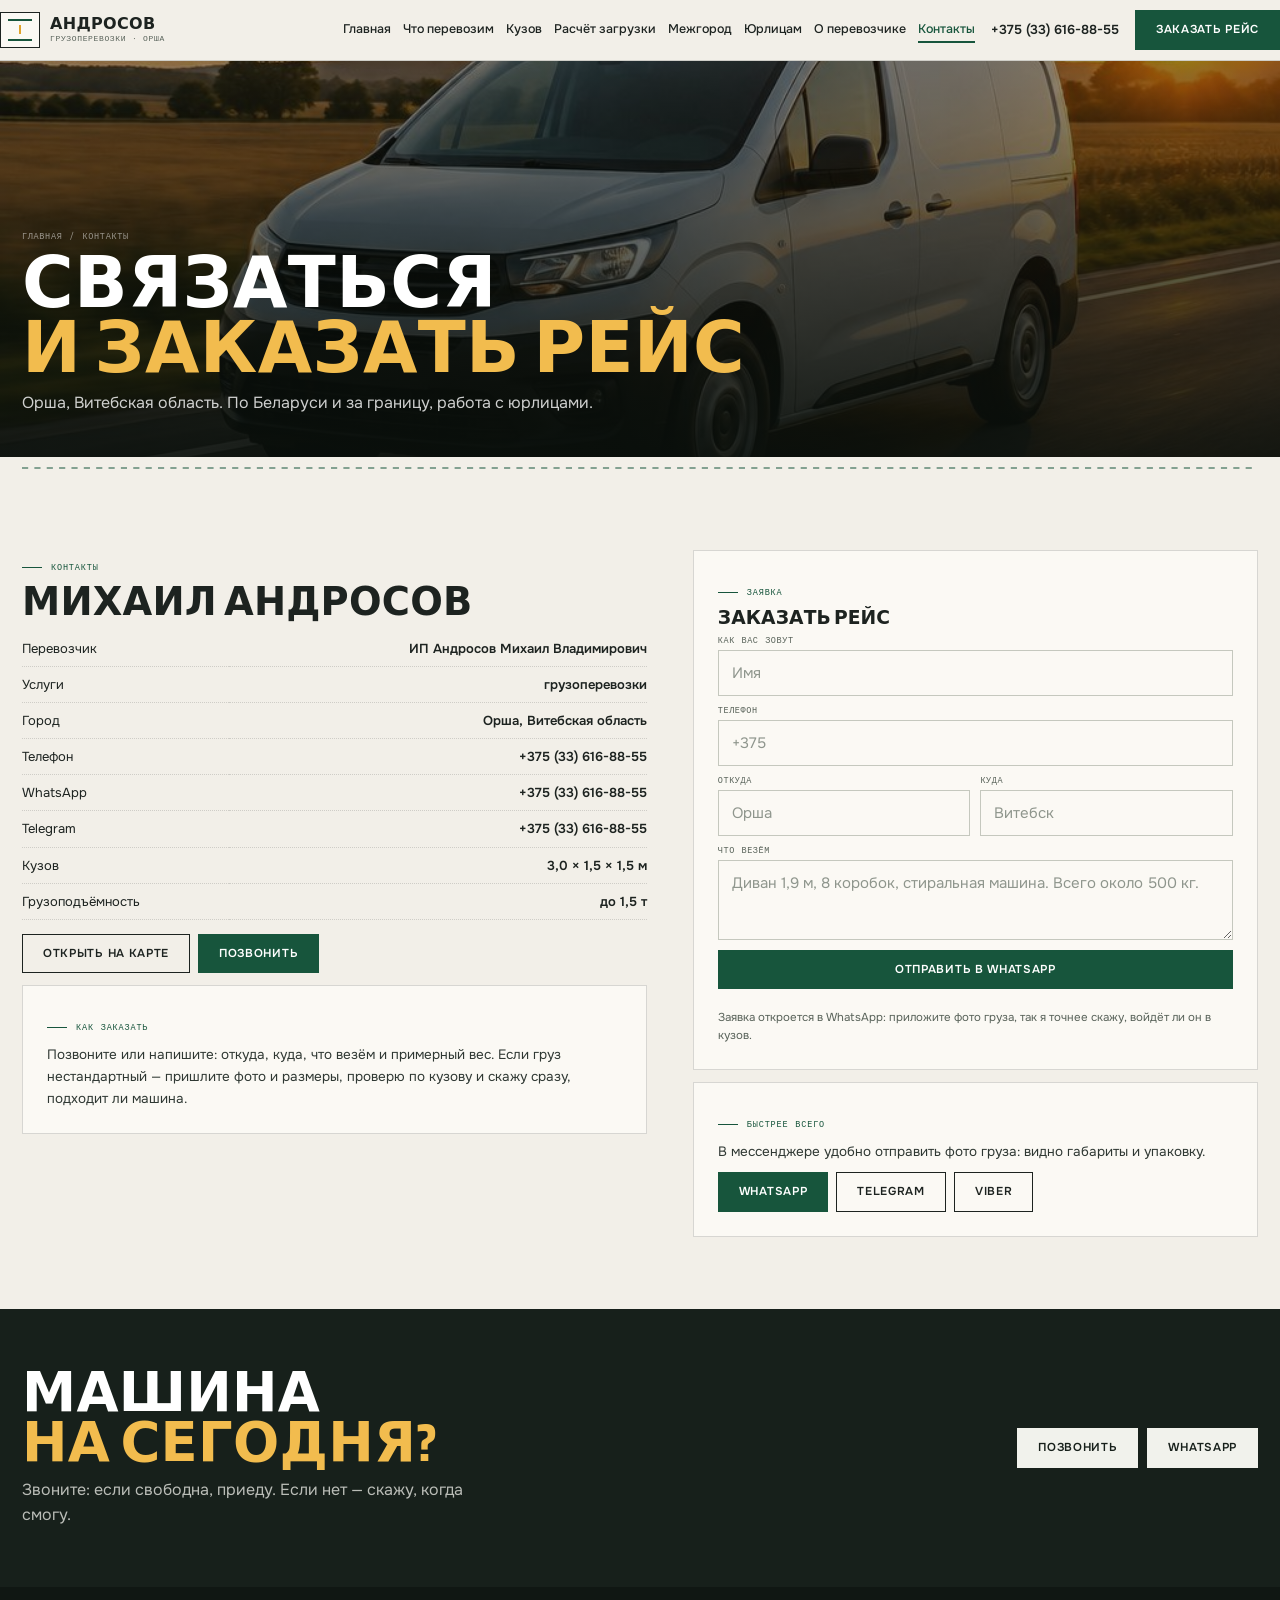
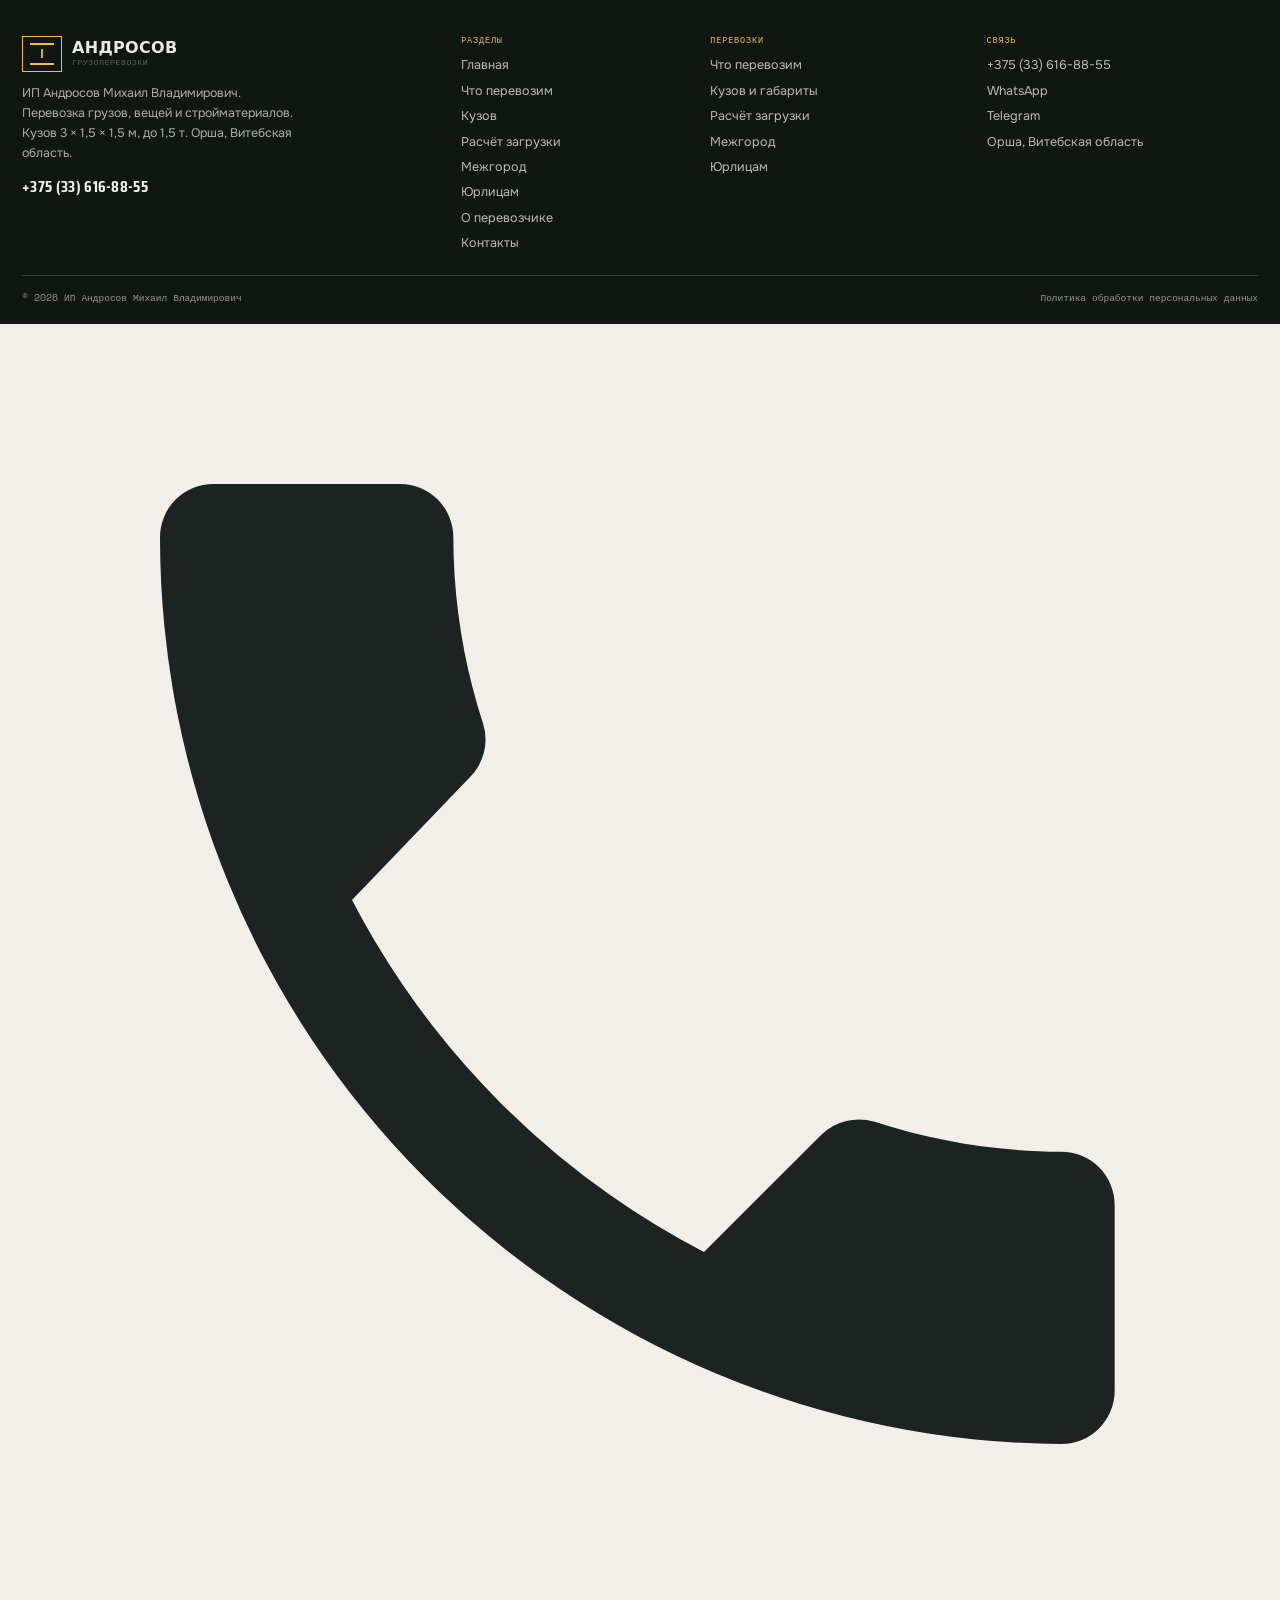
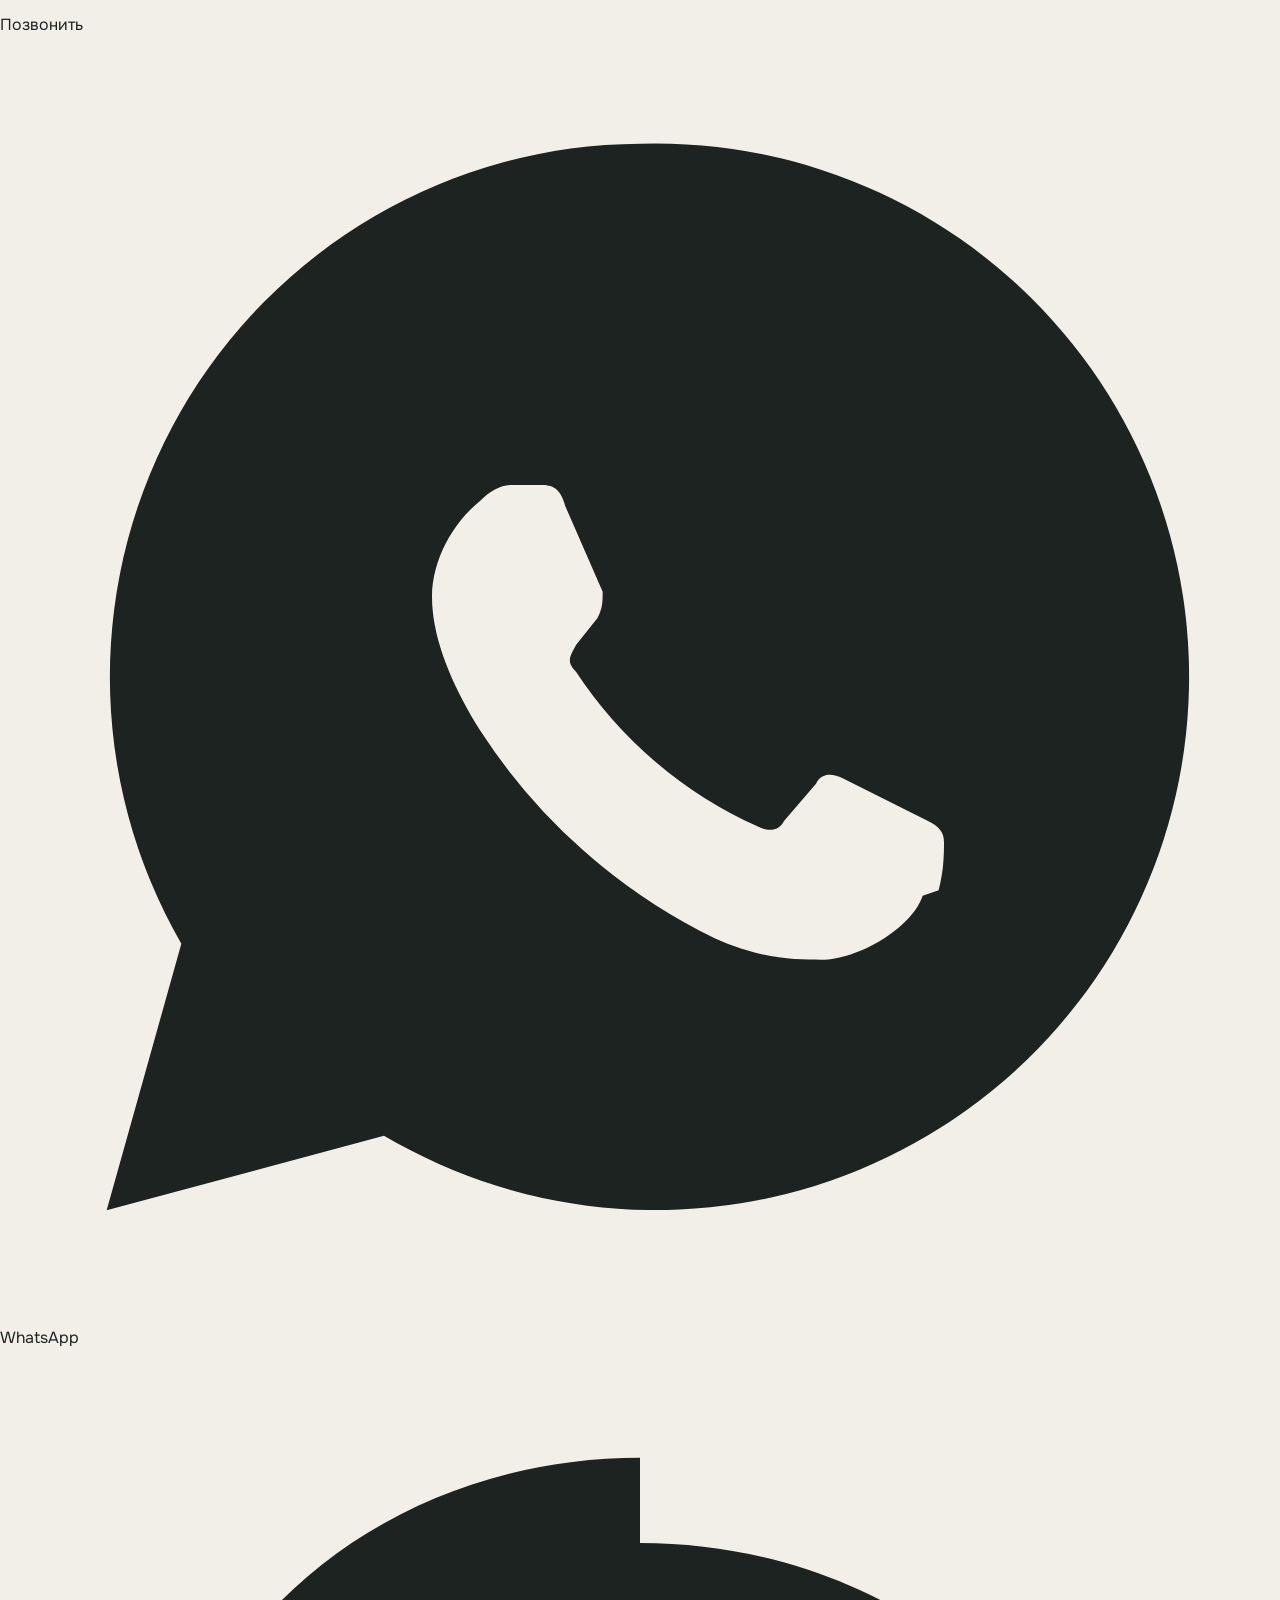
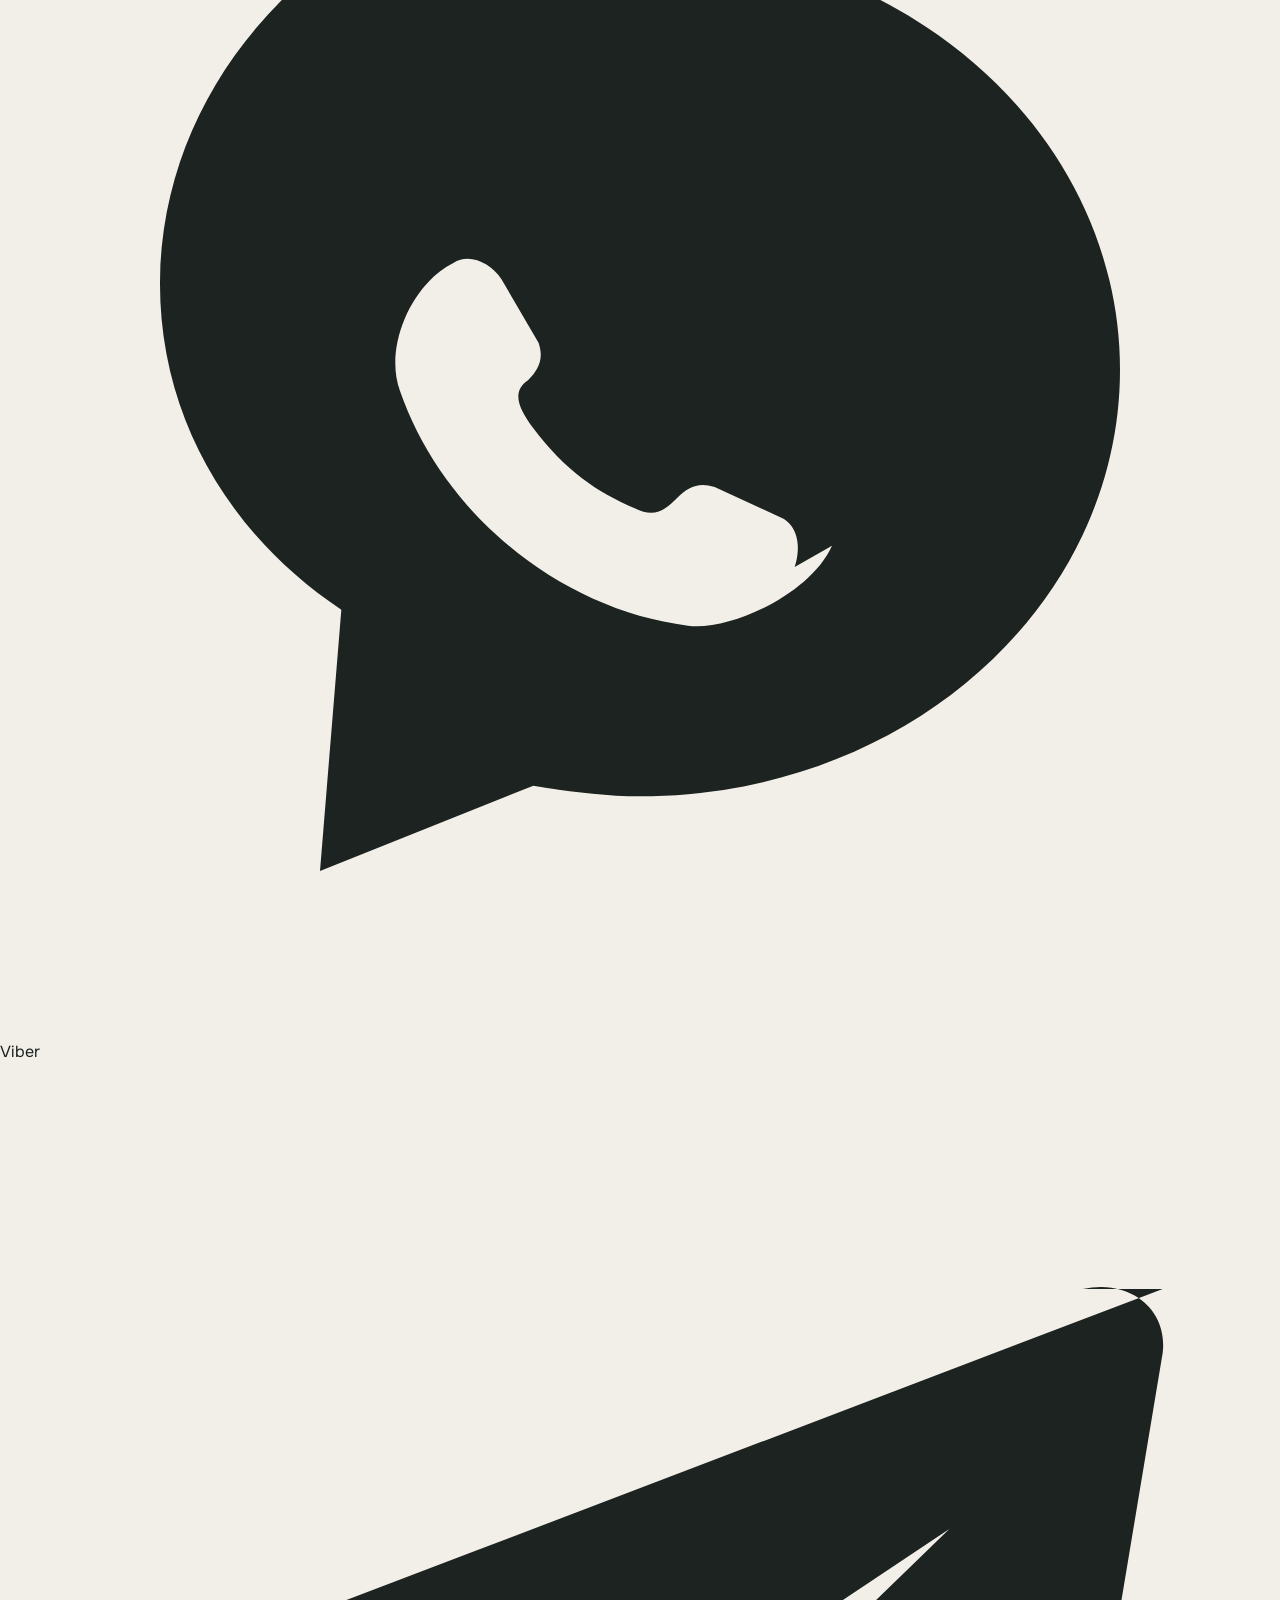
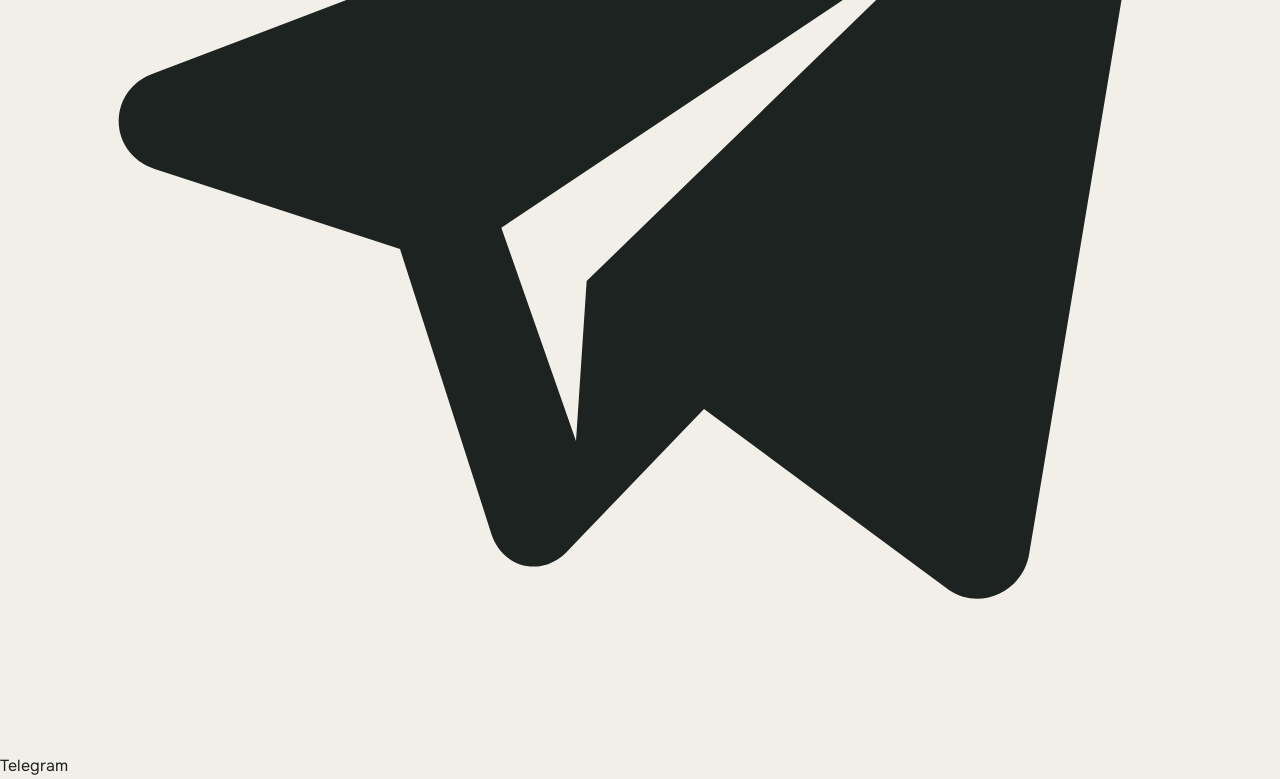
<file: kontakty.html>
<!DOCTYPE html>
<html lang="ru">
<head>
<meta charset="utf-8">
<meta name="viewport" content="width=device-width, initial-scale=1">
<title>Контакты: грузоперевозки Орша | +375 (33) 616-88-55</title>
<meta name="description" content="Телефон +375 (33) 616-88-55. Орша, Витебская область. Заказ рейса, проверка габаритов груза.">
<meta property="og:title" content="Контакты: грузоперевозки Орша | +375 (33) 616-88-55">
<meta property="og:description" content="Телефон +375 (33) 616-88-55. Орша, Витебская область. Заказ рейса, проверка габаритов груза.">
<meta property="og:type" content="website">
<meta name="theme-color" content="#F2EFE8">
<style>
:root{--bg:#F2EFE8;--bg2:#E6E3DA;--ink:#1D2320;--ink2:#2A322D;--paper:#FBF9F4;
--acc:#17553C;--acc-l:#2C7A55;--cargo:#E0A32B;--steel:#6E7A72;--muted:#586259;--line:rgba(29,35,32,.16);
--d:'Saira Condensed',system-ui,sans-serif;--b:'Onest',system-ui,sans-serif;--m:'Space Mono',ui-monospace,monospace;
--pad:22px;--max:1320px}
*{box-sizing:border-box}html{-webkit-text-size-adjust:100%}body{margin:0;background:var(--bg);color:var(--ink);font:16px/1.62 var(--b);-webkit-font-smoothing:antialiased}
img{max-width:100%;display:block}h1,h2,h3{margin:0;font-family:var(--d);font-weight:700;line-height:.92;letter-spacing:.005em;text-transform:uppercase}
a{color:inherit;text-decoration:none}[hidden]{display:none!important}
.wrap{width:100%;max-width:var(--max);margin:0 auto;padding:0 var(--pad)}
.header{position:sticky;top:0;z-index:40;background:rgba(242,239,232,.95);border-bottom:1px solid var(--line);backdrop-filter:blur(8px)}
.header__in{display:flex;align-items:center;gap:16px;padding:10px 0}
.logo{display:flex;align-items:center;gap:10px}
.logo__mark{width:40px;height:36px;border:1.5px solid var(--ink);display:grid;place-items:center;background:var(--paper);position:relative}
.logo__mark::before{content:'';position:absolute;inset:6px 7px auto 7px;height:2px;background:var(--acc)}
.logo__mark::after{content:'';position:absolute;inset:auto 7px 6px 7px;height:2px;background:var(--acc)}
.logo__mark i{width:2px;height:9px;background:var(--cargo)}
.logo__txt{display:flex;flex-direction:column;line-height:1.15}
.logo__txt b{font:700 16px/1 var(--d);letter-spacing:.02em;text-transform:uppercase}
.logo__txt i{font:400 8px/1.5 var(--m);letter-spacing:.08em;text-transform:uppercase;color:var(--muted);font-style:normal}
.nav{display:flex;gap:12px;margin-left:auto;font:500 12.5px/1 var(--b)}
.nav a{padding:6px 0;border-bottom:2px solid transparent}
.nav a:hover,.nav a.is-on{border-color:var(--acc);color:var(--acc)}
.header__tel{font:600 13px/1 var(--b);white-space:nowrap}
.btn{display:inline-flex;align-items:center;justify-content:center;gap:8px;padding:13px 20px;font:600 11.5px/1 var(--b);letter-spacing:.06em;text-transform:uppercase;border:1px solid var(--acc);background:var(--acc);color:#fff;cursor:pointer;transition:.18s}
.btn:hover{background:#0F3F2C;border-color:#0F3F2C}
.btn--ink{background:var(--ink);border-color:var(--ink)}
.btn--ink:hover{background:#0C110E}
.btn--ghost{background:transparent;color:var(--ink);border-color:var(--ink)}
.btn--ghost:hover{background:var(--ink);color:#fff}
.burger{display:none;width:42px;height:36px;border:1px solid var(--ink);background:transparent;align-items:center;justify-content:center;flex-direction:column;gap:4px;cursor:pointer}
.burger i{display:block;width:16px;height:1px;background:var(--ink)}
.burger.is-close i:first-child{transform:rotate(45deg) translateY(3px)}
.burger.is-close i:last-child{transform:rotate(-45deg) translateY(-3px)}
.drawer{position:fixed;inset:0;z-index:90;background:rgba(12,17,14,.82);display:none}
.drawer[data-open]{display:block}
.drawer__in{position:absolute;inset:0 0 0 auto;width:min(400px,92vw);background:var(--bg);padding:18px;overflow-y:auto}
.drawer__top{display:flex;justify-content:space-between;align-items:center;margin-bottom:16px}
.drawer__nav{display:grid;font:700 21px/1 var(--d);text-transform:uppercase}
.drawer__nav a{padding:13px 0;border-bottom:1px solid var(--line)}
.drawer__cta{width:100%;margin-top:16px}
.drawer__note{font-size:12px;color:var(--muted);margin-top:10px}
body.is-locked{overflow:hidden}
.hero{position:relative;min-height:min(94svh,830px);display:flex;align-items:flex-end;overflow:hidden;background:#121814}
.hero__img{position:absolute;inset:0;width:100%;height:100%;object-fit:cover}
.hero::after{content:'';position:absolute;inset:0;background:linear-gradient(180deg,rgba(10,16,12,.46),rgba(10,16,12,.06) 42%,rgba(10,16,12,.86) 76%,#121814 100%)}
.hero__in{position:relative;z-index:2;width:100%;padding:clamp(28px,4.6vw,58px) 0 clamp(14px,2vw,22px);color:#F5F3EC}
.hero h1{font-size:clamp(2.4rem,7.4vw,6rem);letter-spacing:.01em;color:#fff}
.hero h1 em{font-style:normal;color:#F2BC4E}
.hero__lede{max-width:46ch;margin:14px 0 18px;color:rgba(245,243,236,.88)}
.hero__acts{display:flex;flex-wrap:wrap;gap:9px;margin-bottom:clamp(14px,2.2vw,26px)}
.hero__acts .btn--ghost{color:#fff;border-color:rgba(255,255,255,.62)}
.hero__acts .btn--ghost:hover{background:#fff;color:var(--ink)}
.hero__facts{display:grid;grid-template-columns:repeat(4,minmax(0,1fr));border-top:1px solid rgba(255,255,255,.28);gap:0 12px}
.hero__facts div{padding:11px 0 0}
.hero__facts b{display:block;font:700 clamp(1.05rem,1.7vw,1.3rem)/1.2 var(--d);text-transform:uppercase}
.hero__facts span{font:400 8.5px/1.5 var(--m);letter-spacing:.06em;text-transform:uppercase;color:#F2BC4E}
@media (max-width:1024px){.nav{display:none}.burger{display:flex}.header__tel{display:none}.hero__facts{grid-template-columns:1fr 1fr}}
@media (max-width:380px){.header .btn{display:none}}
</style>
<link rel="preconnect" href="https://fonts.googleapis.com">
<link rel="preconnect" href="https://fonts.gstatic.com" crossorigin>
<link href="https://fonts.googleapis.com/css2?family=Saira+Condensed:wght@600;700&family=Onest:wght@400;500;600;700&family=Space+Mono:wght@400;700&display=swap" rel="stylesheet">
<link rel="stylesheet" href="assets/css/style.v1.css">
<link rel="icon" href="assets/img/favicon.svg" type="image/svg+xml">
</head>
<body>
<header class="header"><div class="header__in wrap">
<a class="logo" href="index.html"><span class="logo__mark"><i></i></span><span class="logo__txt"><b>Андросов</b><i>грузоперевозки · Орша</i></span></a>
<nav class="nav" aria-label="Основное меню"><a href="index.html">Главная</a><a href="uslugi.html">Что перевозим</a><a href="mashina.html">Кузов</a><a href="raschet.html">Расчёт загрузки</a><a href="mezhgorod.html">Межгород</a><a href="yurlicam.html">Юрлицам</a><a href="o-perevozchike.html">О перевозчике</a><a href="kontakty.html" class="is-on">Контакты</a></nav>
<a class="header__tel" href="tel:+375336168855">+375 (33) 616-88-55</a>
<a class="btn" href="#zayavka">Заказать рейс</a>
<button class="burger" type="button" aria-label="Меню" aria-expanded="false" aria-controls="drawer"><i></i><i></i><i></i></button>
</div></header>
<div class="drawer" id="drawer" role="dialog" aria-modal="true" aria-label="Меню" hidden>
<div class="drawer__in">
<div class="drawer__top">
<a class="logo" href="index.html"><span class="logo__mark"><i></i></span><span class="logo__txt"><b>Андросов</b><i>Орша</i></span></a>
<button class="burger is-close" type="button" data-close aria-label="Закрыть меню"><i></i><i></i></button>
</div>
<nav class="drawer__nav"><a href="index.html">Главная</a><a href="uslugi.html">Что перевозим</a><a href="mashina.html">Кузов</a><a href="raschet.html">Расчёт загрузки</a><a href="mezhgorod.html">Межгород</a><a href="yurlicam.html">Юрлицам</a><a href="o-perevozchike.html">О перевозчике</a><a href="kontakty.html">Контакты</a></nav>
<a class="btn drawer__cta" href="tel:+375336168855">Позвонить +375 (33) 616-88-55</a>
<p class="drawer__note">Грузоперевозки из Орши: жёсткий кузов 3 × 1,5 × 1,5 м, до 1,5 т, задняя загрузка. Личные вещи, мебель, стройматериалы. По Беларуси и за границу, работа с юрлицами.</p>
</div></div>
<main>
<section class="phero"><img src="assets/img/road.jpg" alt="Дорога" width="1024" height="1024">
<div class="phero__in"><div class="wrap"><div class="crumbs"><a href="index.html">Главная</a> / Контакты</div>
<h1>Связаться<br><em>и заказать рейс</em></h1><p>Орша, Витебская область. По Беларуси и за границу, работа с юрлицами.</p></div></div></section>
<div class="measure"><svg viewBox="0 0 1200 22" preserveAspectRatio="none" aria-hidden="true"><line x1="0" y1="11" x2="1200" y2="11" stroke="#17553C" stroke-width="1" stroke-dasharray="6 6"/></svg></div>
<section class="section"><div class="wrap"><div class="two">
<div>
<p class="eyebrow">контакты</p>
<h2 class="h2" style="font-size:clamp(1.6rem,3.4vw,2.4rem);margin-bottom:12px">Михаил Андросов</h2>
<table class="spec">
<tbody>
<tr><td>Перевозчик</td><td>ИП Андросов Михаил Владимирович</td></tr>
<tr><td>Услуги</td><td>грузоперевозки</td></tr>
<tr><td>Город</td><td>Орша, Витебская область</td></tr>
<tr><td>Телефон</td><td><a href="tel:+375336168855">+375 (33) 616-88-55</a></td></tr>
<tr><td>WhatsApp</td><td><a href="https://wa.me/375336168855" target="_blank" rel="noopener">+375 (33) 616-88-55</a></td></tr>
<tr><td>Telegram</td><td><a href="https://t.me/+375336168855" target="_blank" rel="noopener">+375 (33) 616-88-55</a></td></tr>
<tr><td>Кузов</td><td>3,0 × 1,5 × 1,5 м</td></tr>
<tr><td>Грузоподъёмность</td><td>до 1,5 т</td></tr>
</tbody></table>
<div style="display:flex;gap:8px;flex-wrap:wrap;margin-top:14px"><a class="btn btn--ghost" href="https://yandex.by/maps/?text=%D0%9E%D1%80%D1%88%D0%B0%20%D0%B3%D1%80%D1%83%D0%B7%D0%BE%D0%BF%D0%B5%D1%80%D0%B5%D0%B2%D0%BE%D0%B7%D0%BA%D0%B8" target="_blank" rel="noopener">Открыть на карте</a><a class="btn" href="tel:+375336168855">Позвонить</a></div>
<div class="card" style="margin-top:12px"><p class="eyebrow">как заказать</p>
<p style="margin:0;color:#2F3833;font-size:13.5px">Позвоните или напишите: откуда, куда, что везём и примерный вес. Если груз нестандартный — пришлите фото и размеры, проверю по кузову и скажу сразу, подходит ли машина.</p></div>
</div>
<div><div class="card"><p class="eyebrow">заявка</p><h3 style="margin-bottom:10px">Заказать рейс</h3><form class="form" id="lead">
<label>Как вас зовут<input type="text" id="lName" placeholder="Имя" required></label>
<label>Телефон<input type="tel" id="lTel" placeholder="+375" required></label>
<div class="row2"><label>Откуда<input type="text" id="lFrom" placeholder="Орша"></label><label>Куда<input type="text" id="lTo" placeholder="Витебск"></label></div>
<label>Что везём<textarea id="lCargo" placeholder="Диван 1,9 м, 8 коробок, стиральная машина. Всего около 500 кг."></textarea></label>
<button class="btn" type="submit">Отправить в WhatsApp</button>
<p class="hint">Заявка откроется в WhatsApp: приложите фото груза, так я точнее скажу, войдёт ли он в кузов.</p>
</form></div>
<div class="card" style="margin-top:12px"><p class="eyebrow">быстрее всего</p>
<p style="margin:0 0 10px;color:#2F3833;font-size:13.5px">В мессенджере удобно отправить фото груза: видно габариты и упаковку.</p>
<div style="display:flex;gap:8px;flex-wrap:wrap"><a class="btn" href="https://wa.me/375336168855" target="_blank" rel="noopener">WhatsApp</a><a class="btn btn--ghost" href="https://t.me/+375336168855" target="_blank" rel="noopener">Telegram</a><a class="btn btn--ghost" href="viber://chat?number=%2B375336168855">Viber</a></div></div>
</div>
</div></div></section>
<section class="cta"><div class="wrap cta__in"><div><h2>Машина<br><em>на сегодня?</em></h2><p>Звоните: если свободна, приеду. Если нет — скажу, когда смогу.</p></div>
<div class="cta__acts"><a class="btn btn--light" href="tel:+375336168855">Позвонить</a><a class="btn btn--light" href="https://wa.me/375336168855" target="_blank" rel="noopener">WhatsApp</a></div></div></section>
</main>
<footer class="footer"><div class="wrap">
<div class="footer__top">
<div class="footer__about"><a class="logo logo--f" href="index.html"><span class="logo__mark"><i></i></span><span class="logo__txt"><b>Андросов</b><i>грузоперевозки</i></span></a>
<p>ИП Андросов Михаил Владимирович. Перевозка грузов, вещей и стройматериалов. Кузов 3 × 1,5 × 1,5 м, до 1,5 т. Орша, Витебская область.</p>
<a class="footer__tel" href="tel:+375336168855">+375 (33) 616-88-55</a>
</div>
<div><h4>Разделы</h4><ul><li><a href="index.html">Главная</a></li><li><a href="uslugi.html">Что перевозим</a></li><li><a href="mashina.html">Кузов</a></li><li><a href="raschet.html">Расчёт загрузки</a></li><li><a href="mezhgorod.html">Межгород</a></li><li><a href="yurlicam.html">Юрлицам</a></li><li><a href="o-perevozchike.html">О перевозчике</a></li><li><a href="kontakty.html">Контакты</a></li></ul></div>
<div><h4>Перевозки</h4><ul><li><a href="uslugi.html">Что перевозим</a></li><li><a href="mashina.html">Кузов и габариты</a></li><li><a href="raschet.html">Расчёт загрузки</a></li><li><a href="mezhgorod.html">Межгород</a></li><li><a href="yurlicam.html">Юрлицам</a></li></ul></div>
<div><h4>Связь</h4><ul><li><a href="tel:+375336168855">+375 (33) 616-88-55</a></li><li><a href="https://wa.me/375336168855" target="_blank" rel="noopener">WhatsApp</a></li><li><a href="https://t.me/+375336168855" target="_blank" rel="noopener">Telegram</a></li><li><a href="https://yandex.by/maps/?text=%D0%9E%D1%80%D1%88%D0%B0%20%D0%B3%D1%80%D1%83%D0%B7%D0%BE%D0%BF%D0%B5%D1%80%D0%B5%D0%B2%D0%BE%D0%B7%D0%BA%D0%B8" target="_blank" rel="noopener">Орша, Витебская область</a></li></ul></div>
</div>
<div class="footer__bottom"><span>© <span id="yr">2026</span> ИП Андросов Михаил Владимирович</span>
<span><a href="politika.html">Политика обработки персональных данных</a></span></div>
</div></footer>
<div class="mbar" role="navigation" aria-label="Быстрая связь">
<a href="tel:+375336168855"><svg viewBox="0 0 24 24" fill="currentColor" aria-hidden="true"><path d="M6.6 10.8a15.5 15.5 0 0 0 6.6 6.6l2.2-2.2a1 1 0 0 1 1-.24c1.1.36 2.3.56 3.5.56a1 1 0 0 1 1 1V20a1 1 0 0 1-1 1A17 17 0 0 1 3 4a1 1 0 0 1 1-1h3.5a1 1 0 0 1 1 1c0 1.2.2 2.4.56 3.5a1 1 0 0 1-.25 1z"/></svg>Позвонить</a>
<a href="https://wa.me/375336168855" target="_blank" rel="noopener"><svg viewBox="0 0 24 24" fill="currentColor" aria-hidden="true"><path d="M12 2a10 10 0 0 0-8.6 15L2 22l5.2-1.4A10 10 0 1 0 12 2m5.3 14.1c-.2.6-1.2 1.2-1.9 1.2-.5 0-1.1 0-2-.4a11 11 0 0 1-4.4-3.9c-.5-.8-.9-1.7-.9-2.5 0-.7.4-1.4.9-1.8.2-.2.4-.3.6-.3h.5c.2 0 .4 0 .5.4l.7 1.6c0 .2 0 .3-.1.5l-.4.5c-.1.2-.2.3 0 .5a8 8 0 0 0 3.4 2.9c.2.1.4.1.5-.1l.6-.7c.1-.2.3-.2.5-.1l1.6.8c.2.1.3.2.3.4s0 .5-.1.9"/></svg>WhatsApp</a>
<a href="viber://chat?number=%2B375336168855"><svg viewBox="0 0 24 24" fill="currentColor" aria-hidden="true"><path d="M12 2C7 2 3 5.6 3 10c0 2.5 1.3 4.7 3.4 6.1L6 21l4-1.6c.6.1 1.3.2 2 .2 5 0 9-3.6 9-8s-4-8-9-8m3.6 11.3c-.4.9-1.9 1.6-2.7 1.5-2.4-.3-4.6-2.1-5.4-4.4-.3-.8.2-2 1-2.4.3-.2.7 0 .9.3l.7 1.2c.1.3 0 .5-.2.7-.3.2-.2.5.1.9.6.8 1.2 1.2 1.9 1.5.4.2.6 0 .8-.2s.4-.3.7-.2l1.3.6c.3.2.3.6.2.9"/></svg>Viber</a>
<a href="https://t.me/+375336168855" target="_blank" rel="noopener"><svg viewBox="0 0 24 24" fill="currentColor" aria-hidden="true"><path d="M21.8 4.2 2.9 11.4c-.9.3-.9 1.5 0 1.8l4.6 1.5 1.7 5.3c.2.7 1 .9 1.5.3l2.5-2.6 4.6 3.4c.6.4 1.4 0 1.5-.7l2.5-15c.1-.8-.6-1.4-1.5-1.2M9.4 14.3l8.4-5.6-6.8 6.6-.2 3z"/></svg>Telegram</a>
</div>
<script src="assets/js/main.v1.js"></script>
</body>
</html>
</file>
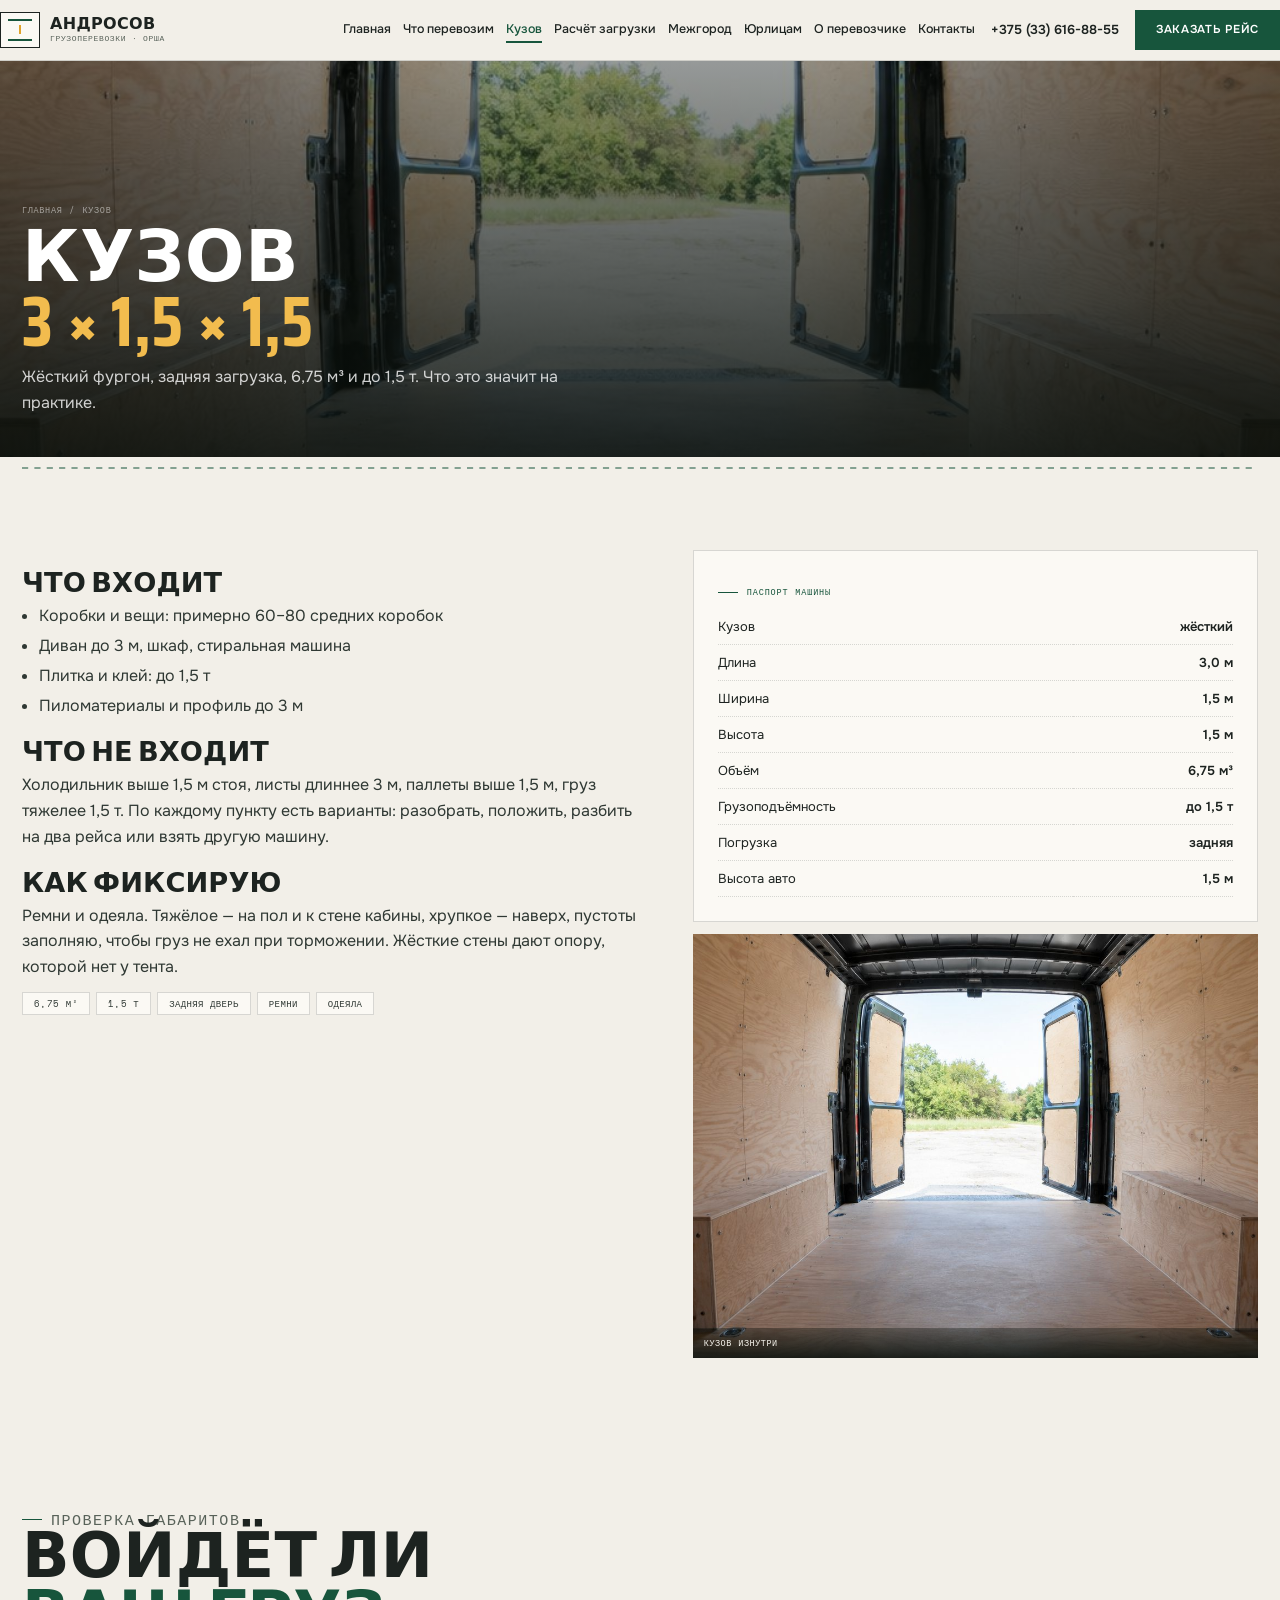
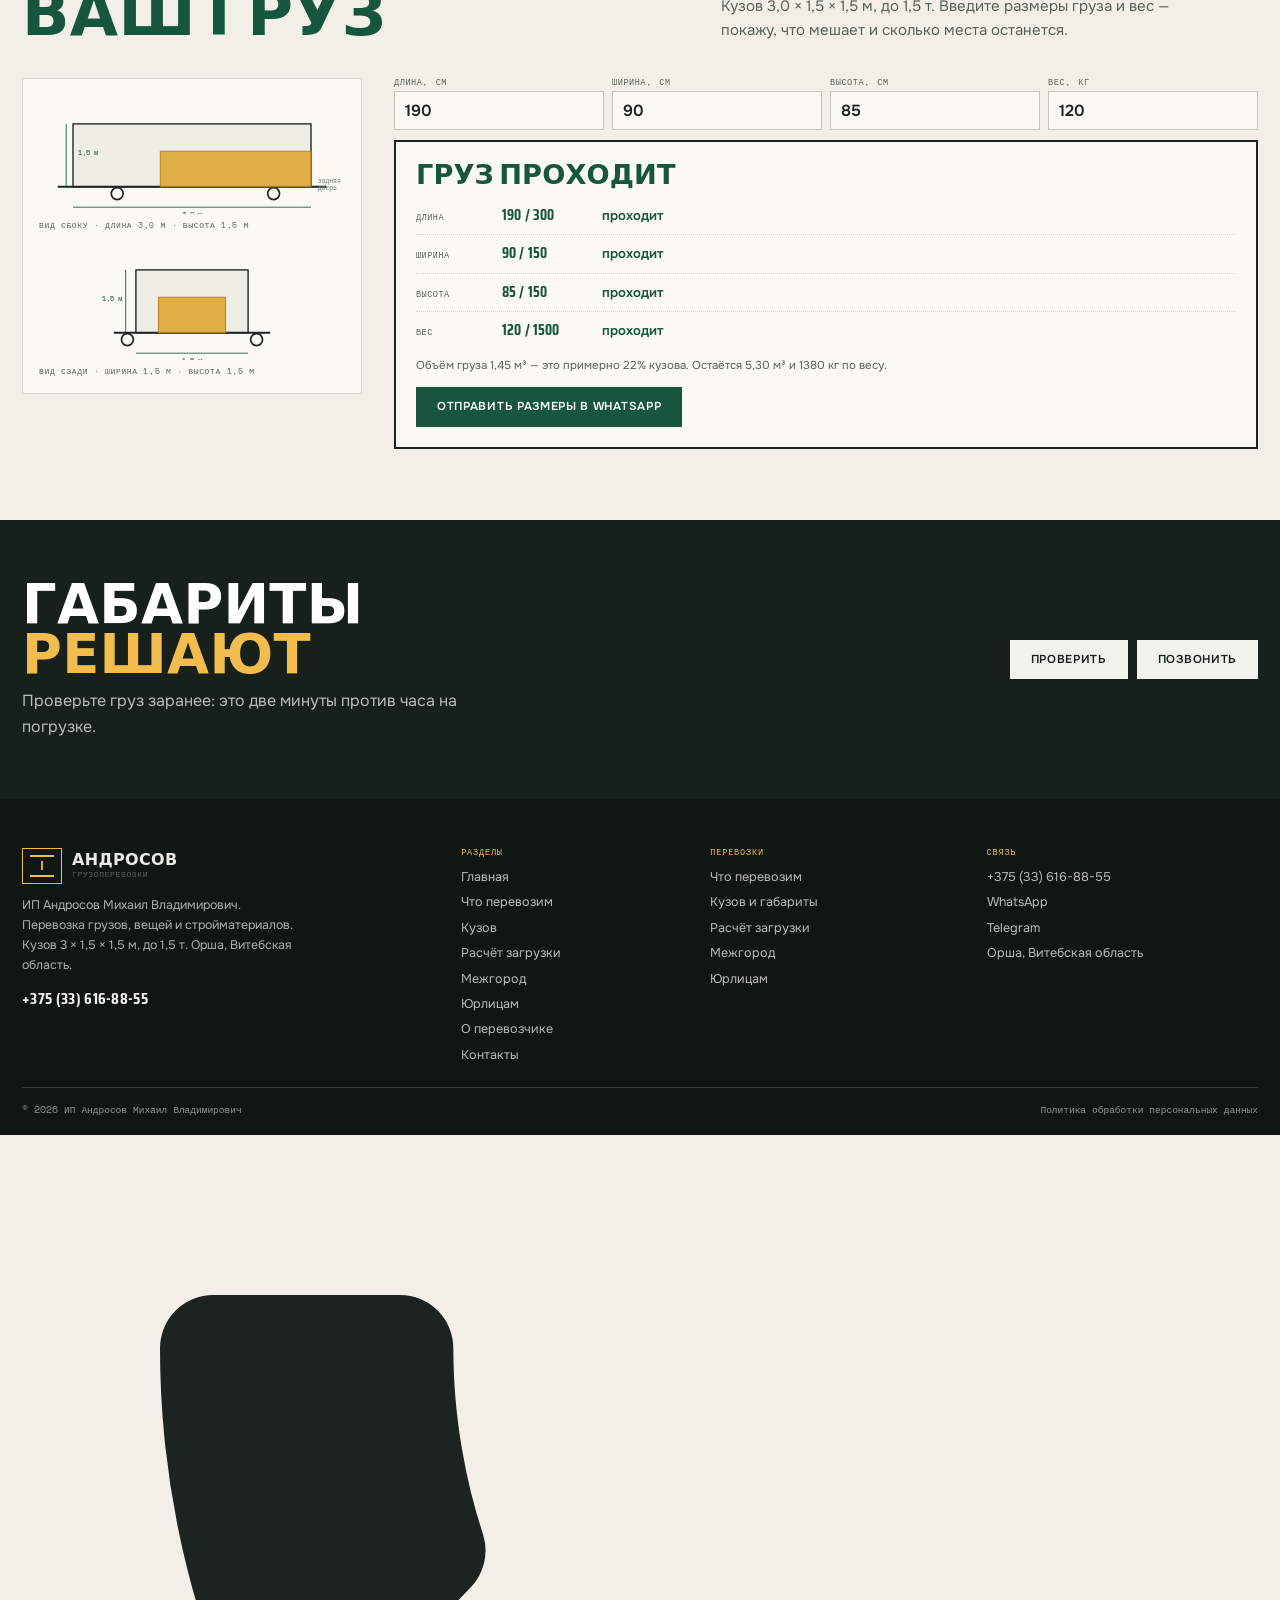
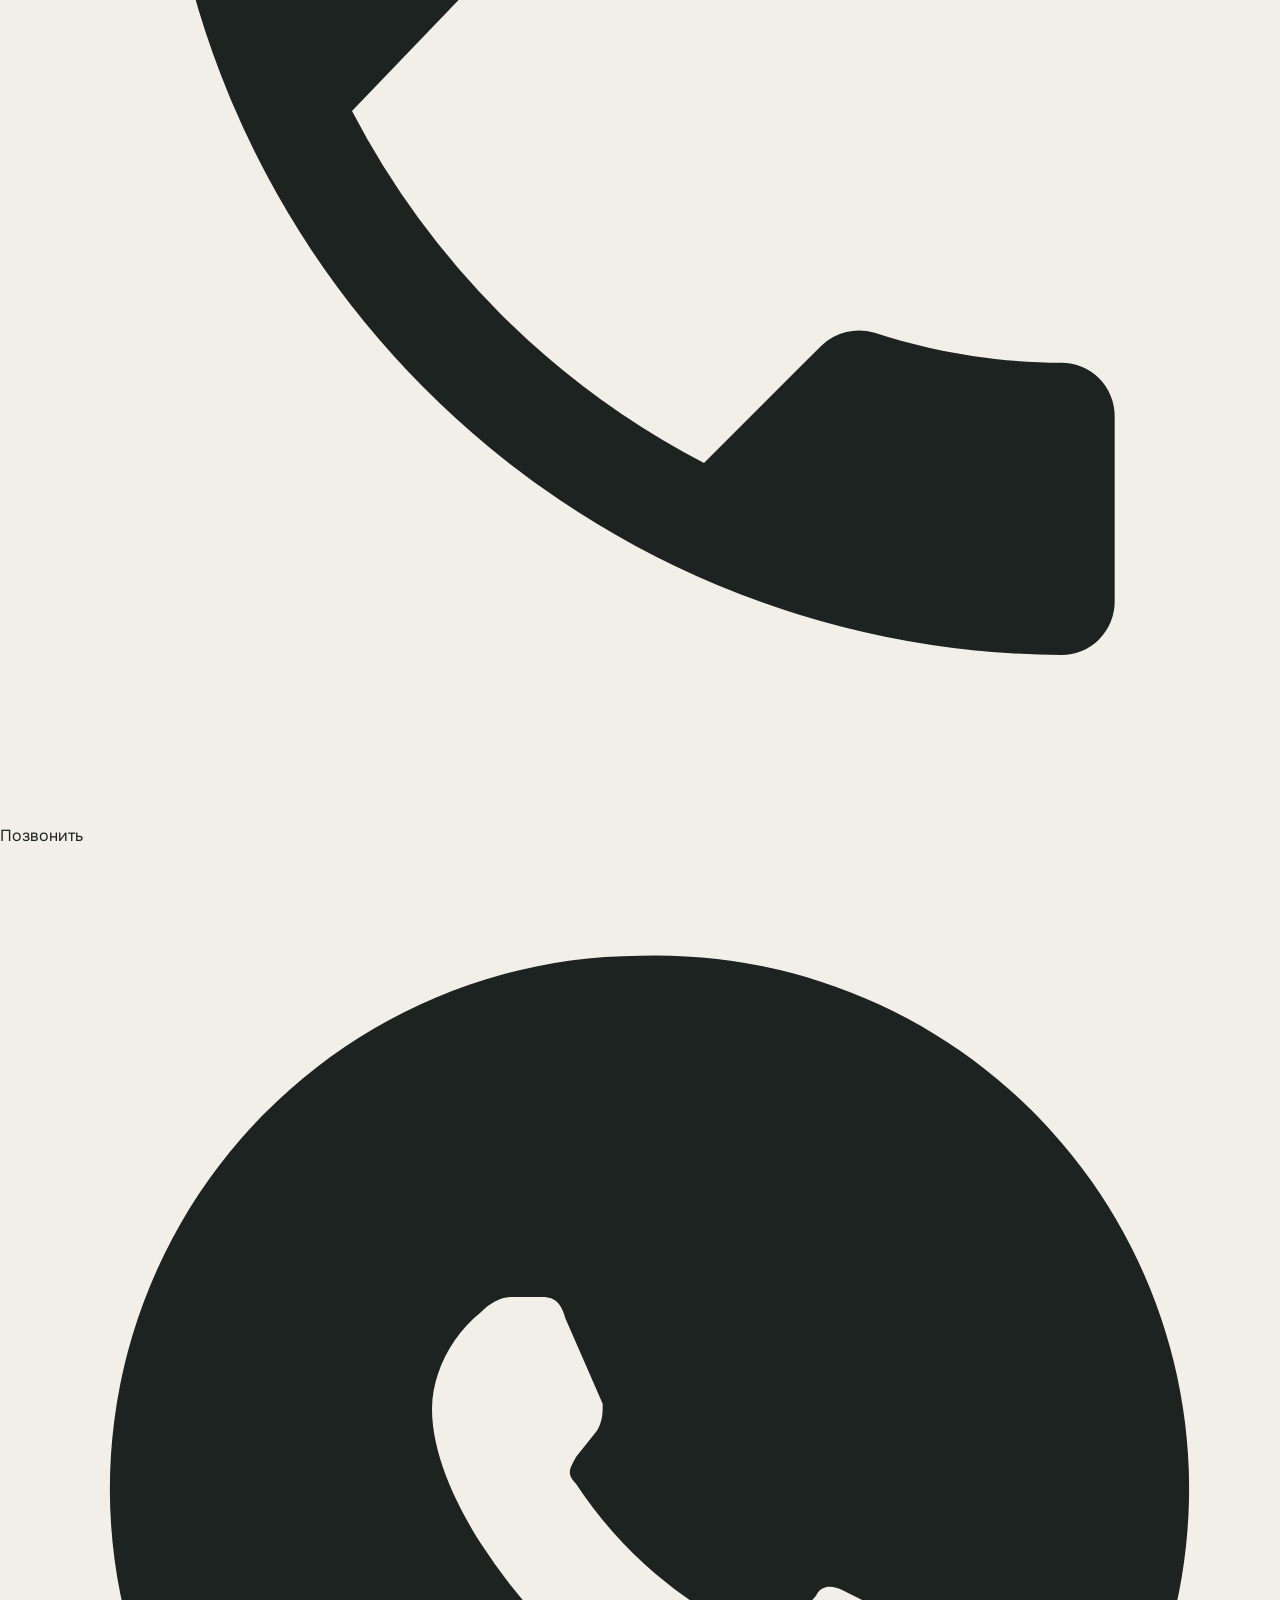
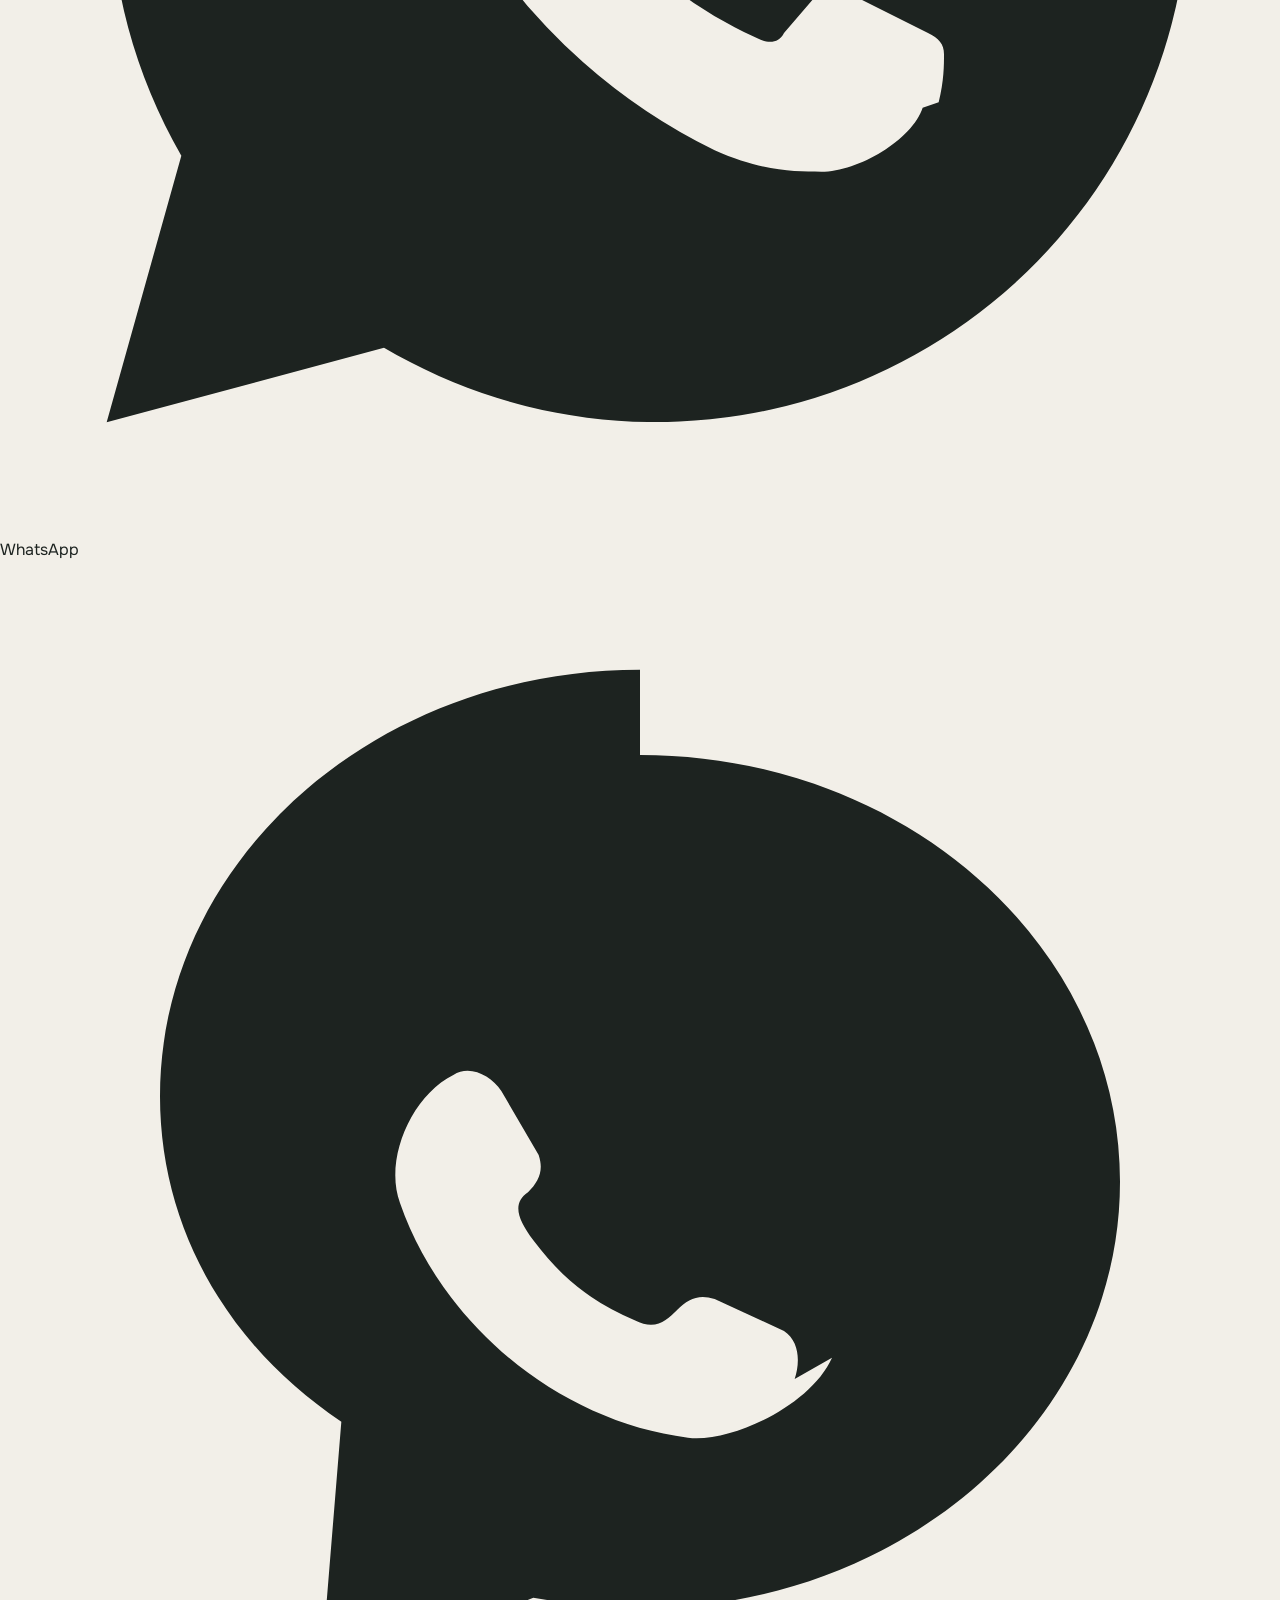
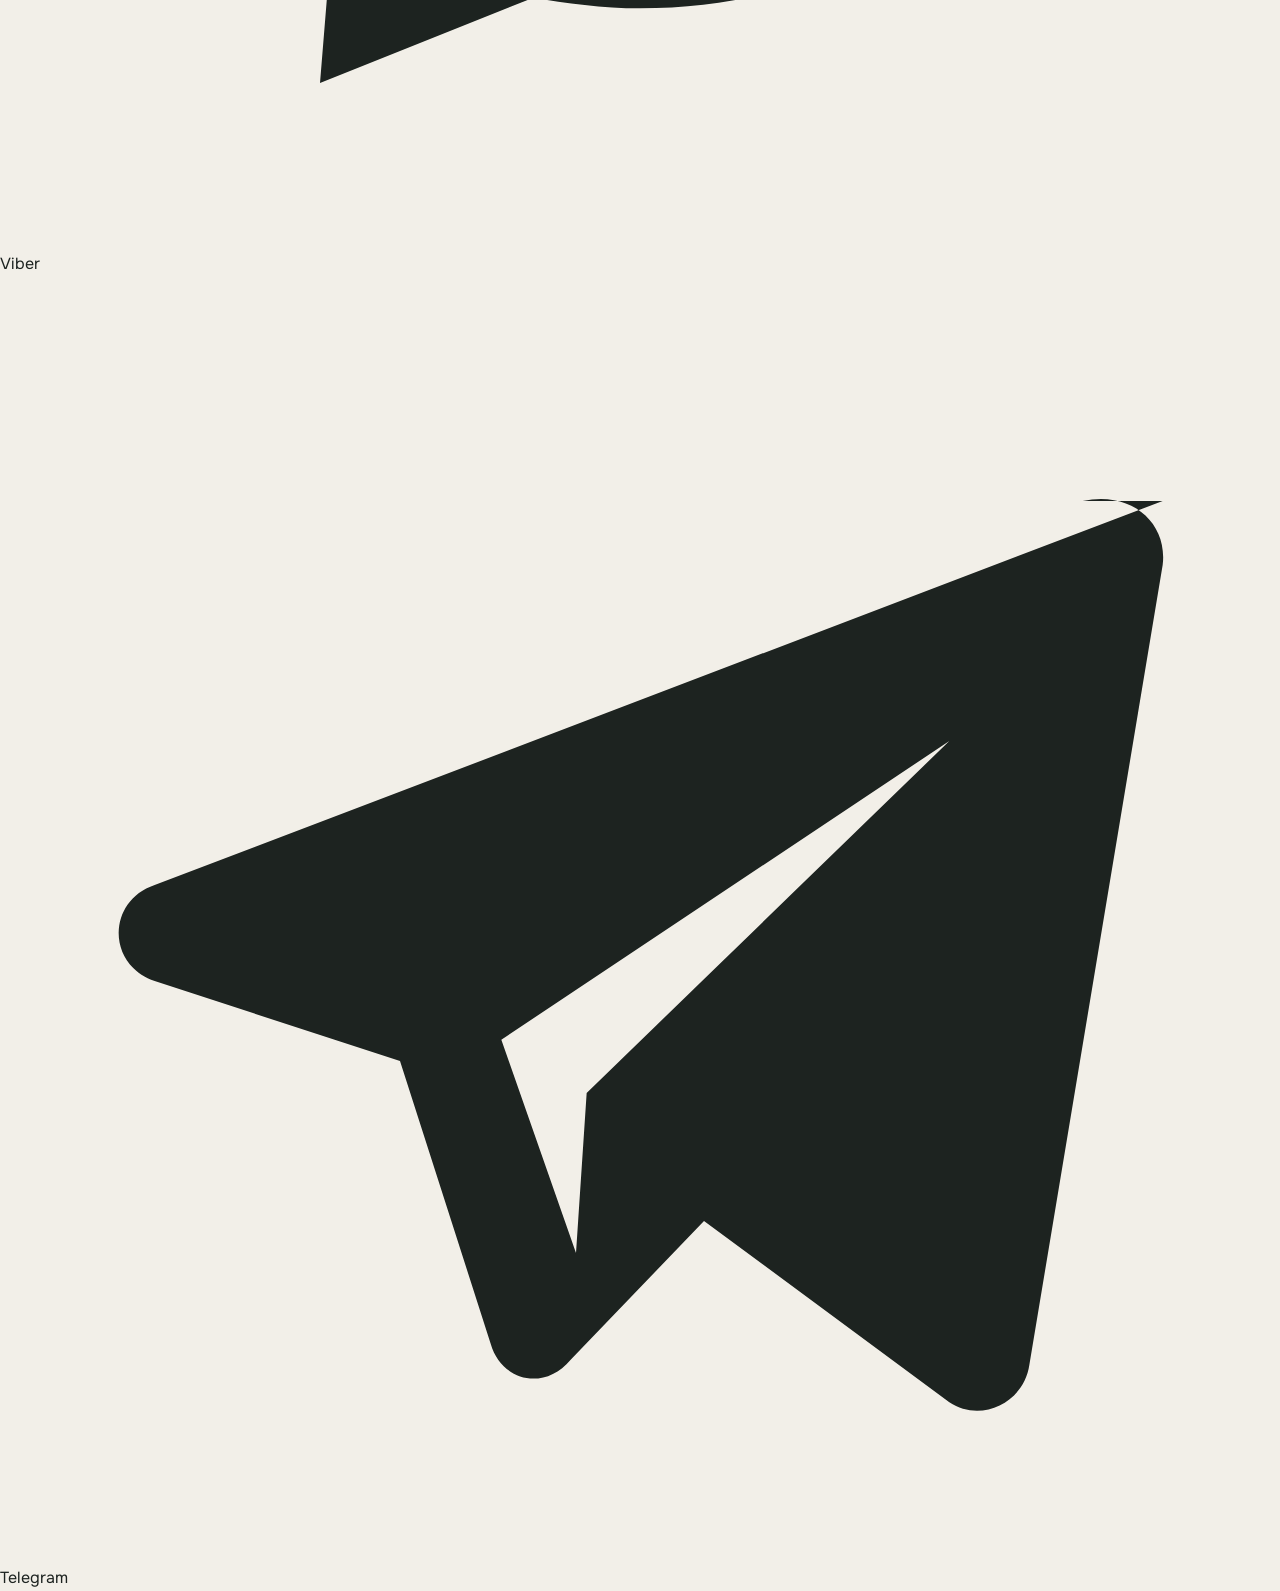
<file: mashina.html>
<!DOCTYPE html>
<html lang="ru">
<head>
<meta charset="utf-8">
<meta name="viewport" content="width=device-width, initial-scale=1">
<title>Кузов 3 × 1,5 × 1,5 м: что входит и что нет | Андросов</title>
<meta name="description" content="Жёсткий кузов 3,0 × 1,5 × 1,5 м, объём 6,75 м³, грузоподъёмность до 1,5 т, задняя загрузка. Что проходит по габаритам, а что нет.">
<meta property="og:title" content="Кузов 3 × 1,5 × 1,5 м: что входит и что нет | Андросов">
<meta property="og:description" content="Жёсткий кузов 3,0 × 1,5 × 1,5 м, объём 6,75 м³, грузоподъёмность до 1,5 т, задняя загрузка. Что проходит по габаритам, а что нет.">
<meta property="og:type" content="website">
<meta name="theme-color" content="#F2EFE8">
<style>
:root{--bg:#F2EFE8;--bg2:#E6E3DA;--ink:#1D2320;--ink2:#2A322D;--paper:#FBF9F4;
--acc:#17553C;--acc-l:#2C7A55;--cargo:#E0A32B;--steel:#6E7A72;--muted:#586259;--line:rgba(29,35,32,.16);
--d:'Saira Condensed',system-ui,sans-serif;--b:'Onest',system-ui,sans-serif;--m:'Space Mono',ui-monospace,monospace;
--pad:22px;--max:1320px}
*{box-sizing:border-box}html{-webkit-text-size-adjust:100%}body{margin:0;background:var(--bg);color:var(--ink);font:16px/1.62 var(--b);-webkit-font-smoothing:antialiased}
img{max-width:100%;display:block}h1,h2,h3{margin:0;font-family:var(--d);font-weight:700;line-height:.92;letter-spacing:.005em;text-transform:uppercase}
a{color:inherit;text-decoration:none}[hidden]{display:none!important}
.wrap{width:100%;max-width:var(--max);margin:0 auto;padding:0 var(--pad)}
.header{position:sticky;top:0;z-index:40;background:rgba(242,239,232,.95);border-bottom:1px solid var(--line);backdrop-filter:blur(8px)}
.header__in{display:flex;align-items:center;gap:16px;padding:10px 0}
.logo{display:flex;align-items:center;gap:10px}
.logo__mark{width:40px;height:36px;border:1.5px solid var(--ink);display:grid;place-items:center;background:var(--paper);position:relative}
.logo__mark::before{content:'';position:absolute;inset:6px 7px auto 7px;height:2px;background:var(--acc)}
.logo__mark::after{content:'';position:absolute;inset:auto 7px 6px 7px;height:2px;background:var(--acc)}
.logo__mark i{width:2px;height:9px;background:var(--cargo)}
.logo__txt{display:flex;flex-direction:column;line-height:1.15}
.logo__txt b{font:700 16px/1 var(--d);letter-spacing:.02em;text-transform:uppercase}
.logo__txt i{font:400 8px/1.5 var(--m);letter-spacing:.08em;text-transform:uppercase;color:var(--muted);font-style:normal}
.nav{display:flex;gap:12px;margin-left:auto;font:500 12.5px/1 var(--b)}
.nav a{padding:6px 0;border-bottom:2px solid transparent}
.nav a:hover,.nav a.is-on{border-color:var(--acc);color:var(--acc)}
.header__tel{font:600 13px/1 var(--b);white-space:nowrap}
.btn{display:inline-flex;align-items:center;justify-content:center;gap:8px;padding:13px 20px;font:600 11.5px/1 var(--b);letter-spacing:.06em;text-transform:uppercase;border:1px solid var(--acc);background:var(--acc);color:#fff;cursor:pointer;transition:.18s}
.btn:hover{background:#0F3F2C;border-color:#0F3F2C}
.btn--ink{background:var(--ink);border-color:var(--ink)}
.btn--ink:hover{background:#0C110E}
.btn--ghost{background:transparent;color:var(--ink);border-color:var(--ink)}
.btn--ghost:hover{background:var(--ink);color:#fff}
.burger{display:none;width:42px;height:36px;border:1px solid var(--ink);background:transparent;align-items:center;justify-content:center;flex-direction:column;gap:4px;cursor:pointer}
.burger i{display:block;width:16px;height:1px;background:var(--ink)}
.burger.is-close i:first-child{transform:rotate(45deg) translateY(3px)}
.burger.is-close i:last-child{transform:rotate(-45deg) translateY(-3px)}
.drawer{position:fixed;inset:0;z-index:90;background:rgba(12,17,14,.82);display:none}
.drawer[data-open]{display:block}
.drawer__in{position:absolute;inset:0 0 0 auto;width:min(400px,92vw);background:var(--bg);padding:18px;overflow-y:auto}
.drawer__top{display:flex;justify-content:space-between;align-items:center;margin-bottom:16px}
.drawer__nav{display:grid;font:700 21px/1 var(--d);text-transform:uppercase}
.drawer__nav a{padding:13px 0;border-bottom:1px solid var(--line)}
.drawer__cta{width:100%;margin-top:16px}
.drawer__note{font-size:12px;color:var(--muted);margin-top:10px}
body.is-locked{overflow:hidden}
.hero{position:relative;min-height:min(94svh,830px);display:flex;align-items:flex-end;overflow:hidden;background:#121814}
.hero__img{position:absolute;inset:0;width:100%;height:100%;object-fit:cover}
.hero::after{content:'';position:absolute;inset:0;background:linear-gradient(180deg,rgba(10,16,12,.46),rgba(10,16,12,.06) 42%,rgba(10,16,12,.86) 76%,#121814 100%)}
.hero__in{position:relative;z-index:2;width:100%;padding:clamp(28px,4.6vw,58px) 0 clamp(14px,2vw,22px);color:#F5F3EC}
.hero h1{font-size:clamp(2.4rem,7.4vw,6rem);letter-spacing:.01em;color:#fff}
.hero h1 em{font-style:normal;color:#F2BC4E}
.hero__lede{max-width:46ch;margin:14px 0 18px;color:rgba(245,243,236,.88)}
.hero__acts{display:flex;flex-wrap:wrap;gap:9px;margin-bottom:clamp(14px,2.2vw,26px)}
.hero__acts .btn--ghost{color:#fff;border-color:rgba(255,255,255,.62)}
.hero__acts .btn--ghost:hover{background:#fff;color:var(--ink)}
.hero__facts{display:grid;grid-template-columns:repeat(4,minmax(0,1fr));border-top:1px solid rgba(255,255,255,.28);gap:0 12px}
.hero__facts div{padding:11px 0 0}
.hero__facts b{display:block;font:700 clamp(1.05rem,1.7vw,1.3rem)/1.2 var(--d);text-transform:uppercase}
.hero__facts span{font:400 8.5px/1.5 var(--m);letter-spacing:.06em;text-transform:uppercase;color:#F2BC4E}
@media (max-width:1024px){.nav{display:none}.burger{display:flex}.header__tel{display:none}.hero__facts{grid-template-columns:1fr 1fr}}
@media (max-width:380px){.header .btn{display:none}}
</style>
<link rel="preconnect" href="https://fonts.googleapis.com">
<link rel="preconnect" href="https://fonts.gstatic.com" crossorigin>
<link href="https://fonts.googleapis.com/css2?family=Saira+Condensed:wght@600;700&family=Onest:wght@400;500;600;700&family=Space+Mono:wght@400;700&display=swap" rel="stylesheet">
<link rel="stylesheet" href="assets/css/style.v1.css">
<link rel="icon" href="assets/img/favicon.svg" type="image/svg+xml">
</head>
<body>
<header class="header"><div class="header__in wrap">
<a class="logo" href="index.html"><span class="logo__mark"><i></i></span><span class="logo__txt"><b>Андросов</b><i>грузоперевозки · Орша</i></span></a>
<nav class="nav" aria-label="Основное меню"><a href="index.html">Главная</a><a href="uslugi.html">Что перевозим</a><a href="mashina.html" class="is-on">Кузов</a><a href="raschet.html">Расчёт загрузки</a><a href="mezhgorod.html">Межгород</a><a href="yurlicam.html">Юрлицам</a><a href="o-perevozchike.html">О перевозчике</a><a href="kontakty.html">Контакты</a></nav>
<a class="header__tel" href="tel:+375336168855">+375 (33) 616-88-55</a>
<a class="btn" href="#zayavka">Заказать рейс</a>
<button class="burger" type="button" aria-label="Меню" aria-expanded="false" aria-controls="drawer"><i></i><i></i><i></i></button>
</div></header>
<div class="drawer" id="drawer" role="dialog" aria-modal="true" aria-label="Меню" hidden>
<div class="drawer__in">
<div class="drawer__top">
<a class="logo" href="index.html"><span class="logo__mark"><i></i></span><span class="logo__txt"><b>Андросов</b><i>Орша</i></span></a>
<button class="burger is-close" type="button" data-close aria-label="Закрыть меню"><i></i><i></i></button>
</div>
<nav class="drawer__nav"><a href="index.html">Главная</a><a href="uslugi.html">Что перевозим</a><a href="mashina.html">Кузов</a><a href="raschet.html">Расчёт загрузки</a><a href="mezhgorod.html">Межгород</a><a href="yurlicam.html">Юрлицам</a><a href="o-perevozchike.html">О перевозчике</a><a href="kontakty.html">Контакты</a></nav>
<a class="btn drawer__cta" href="tel:+375336168855">Позвонить +375 (33) 616-88-55</a>
<p class="drawer__note">Грузоперевозки из Орши: жёсткий кузов 3 × 1,5 × 1,5 м, до 1,5 т, задняя загрузка. Личные вещи, мебель, стройматериалы. По Беларуси и за границу, работа с юрлицами.</p>
</div></div>
<main>
<section class="phero"><img src="assets/img/inside.jpg" alt="Кузов изнутри" width="1024" height="1024">
<div class="phero__in"><div class="wrap"><div class="crumbs"><a href="index.html">Главная</a> / Кузов</div>
<h1>Кузов<br><em>3 × 1,5 × 1,5</em></h1><p>Жёсткий фургон, задняя загрузка, 6,75 м³ и до 1,5 т. Что это значит на практике.</p></div></div></section>
<div class="measure"><svg viewBox="0 0 1200 22" preserveAspectRatio="none" aria-hidden="true"><line x1="0" y1="11" x2="1200" y2="11" stroke="#17553C" stroke-width="1" stroke-dasharray="6 6"/></svg></div>
<section class="section"><div class="wrap"><div class="two">
<div class="prose">
<h3>Что входит</h3>
<ul>
<li>Коробки и вещи: примерно 60–80 средних коробок</li>
<li>Диван до 3 м, шкаф, стиральная машина</li>
<li>Плитка и клей: до 1,5 т</li>
<li>Пиломатериалы и профиль до 3 м</li>
</ul>
<h3>Что не входит</h3>
<p>Холодильник выше 1,5 м стоя, листы длиннее 3 м, паллеты выше 1,5 м, груз тяжелее 1,5 т. По каждому пункту есть варианты: разобрать, положить, разбить на два рейса или взять другую машину.</p>
<h3>Как фиксирую</h3>
<p>Ремни и одеяла. Тяжёлое — на пол и к стене кабины, хрупкое — наверх, пустоты заполняю, чтобы груз не ехал при торможении. Жёсткие стены дают опору, которой нет у тента.</p>
<div class="chips"><span class="chip">6,75 м³</span><span class="chip">1,5 т</span><span class="chip">Задняя дверь</span><span class="chip">Ремни</span><span class="chip">Одеяла</span></div>
</div>
<div>
<div class="card"><p class="eyebrow">паспорт машины</p>
<table class="spec"><tbody>
<tr><td>Кузов</td><td>жёсткий</td></tr>
<tr><td>Длина</td><td>3,0 м</td></tr>
<tr><td>Ширина</td><td>1,5 м</td></tr>
<tr><td>Высота</td><td>1,5 м</td></tr>
<tr><td>Объём</td><td>6,75 м³</td></tr>
<tr><td>Грузоподъёмность</td><td>до 1,5 т</td></tr>
<tr><td>Погрузка</td><td>задняя</td></tr>
<tr><td>Высота авто</td><td>1,5 м</td></tr>
</tbody></table></div>
<div class="gal" style="grid-template-columns:1fr;margin-top:12px"><figure><img src="assets/img/inside.jpg" alt="Кузов" width="1024" height="1024" loading="lazy"><figcaption>Кузов изнутри</figcaption></figure></div>
</div>
</div></div></section>

<section class="section anchor" id="proverka"><div class="wrap">
<div class="sec-head"><div><p class="eyebrow">проверка габаритов</p><h2 class="h2">Войдёт ли<br><em>ваш груз</em></h2></div>
<p>Кузов 3,0 × 1,5 × 1,5 м, до 1,5 т. Введите размеры груза и вес — покажу, что мешает и сколько места останется.</p></div>
<div class="fit">
<div class="vans">
<figure><svg id="vSide" viewBox="0 0 360 140" role="img" aria-label="Кузов сбоку с грузом"></svg><figcaption>Вид сбоку · длина 3,0 м · высота 1,5 м</figcaption></figure>
<figure><svg id="vRear" viewBox="0 0 360 140" role="img" aria-label="Кузов сзади с грузом"></svg><figcaption>Вид сзади · ширина 1,5 м · высота 1,5 м</figcaption></figure>
</div>
<div>
<div class="fields">
<div class="fgrid">
<label>Длина, см<input type="number" id="fL" value="190" min="0" max="900" inputmode="numeric"></label>
<label>Ширина, см<input type="number" id="fW" value="90" min="0" max="900" inputmode="numeric"></label>
<label>Высота, см<input type="number" id="fH" value="85" min="0" max="900" inputmode="numeric"></label>
<label>Вес, кг<input type="number" id="fM" value="120" min="0" max="9000" inputmode="numeric"></label>
</div>
<div class="verdict">
<h3 id="fTitle">Проверка груза</h3>
<div id="fRows"></div>
<p class="tnote" id="fNote"></p>
<div class="acts"><a class="btn" id="fGo" href="https://wa.me/375336168855" target="_blank" rel="noopener">Отправить размеры в WhatsApp</a></div>
</div>
</div>
</div>
</div>
</div></section>

<section class="cta"><div class="wrap cta__in"><div><h2>Габариты<br><em>решают</em></h2><p>Проверьте груз заранее: это две минуты против часа на погрузке.</p></div>
<div class="cta__acts"><a class="btn btn--light" href="#proverka">Проверить</a><a class="btn btn--light" href="tel:+375336168855">Позвонить</a></div></div></section>
</main>
<footer class="footer"><div class="wrap">
<div class="footer__top">
<div class="footer__about"><a class="logo logo--f" href="index.html"><span class="logo__mark"><i></i></span><span class="logo__txt"><b>Андросов</b><i>грузоперевозки</i></span></a>
<p>ИП Андросов Михаил Владимирович. Перевозка грузов, вещей и стройматериалов. Кузов 3 × 1,5 × 1,5 м, до 1,5 т. Орша, Витебская область.</p>
<a class="footer__tel" href="tel:+375336168855">+375 (33) 616-88-55</a>
</div>
<div><h4>Разделы</h4><ul><li><a href="index.html">Главная</a></li><li><a href="uslugi.html">Что перевозим</a></li><li><a href="mashina.html">Кузов</a></li><li><a href="raschet.html">Расчёт загрузки</a></li><li><a href="mezhgorod.html">Межгород</a></li><li><a href="yurlicam.html">Юрлицам</a></li><li><a href="o-perevozchike.html">О перевозчике</a></li><li><a href="kontakty.html">Контакты</a></li></ul></div>
<div><h4>Перевозки</h4><ul><li><a href="uslugi.html">Что перевозим</a></li><li><a href="mashina.html">Кузов и габариты</a></li><li><a href="raschet.html">Расчёт загрузки</a></li><li><a href="mezhgorod.html">Межгород</a></li><li><a href="yurlicam.html">Юрлицам</a></li></ul></div>
<div><h4>Связь</h4><ul><li><a href="tel:+375336168855">+375 (33) 616-88-55</a></li><li><a href="https://wa.me/375336168855" target="_blank" rel="noopener">WhatsApp</a></li><li><a href="https://t.me/+375336168855" target="_blank" rel="noopener">Telegram</a></li><li><a href="https://yandex.by/maps/?text=%D0%9E%D1%80%D1%88%D0%B0%20%D0%B3%D1%80%D1%83%D0%B7%D0%BE%D0%BF%D0%B5%D1%80%D0%B5%D0%B2%D0%BE%D0%B7%D0%BA%D0%B8" target="_blank" rel="noopener">Орша, Витебская область</a></li></ul></div>
</div>
<div class="footer__bottom"><span>© <span id="yr">2026</span> ИП Андросов Михаил Владимирович</span>
<span><a href="politika.html">Политика обработки персональных данных</a></span></div>
</div></footer>
<div class="mbar" role="navigation" aria-label="Быстрая связь">
<a href="tel:+375336168855"><svg viewBox="0 0 24 24" fill="currentColor" aria-hidden="true"><path d="M6.6 10.8a15.5 15.5 0 0 0 6.6 6.6l2.2-2.2a1 1 0 0 1 1-.24c1.1.36 2.3.56 3.5.56a1 1 0 0 1 1 1V20a1 1 0 0 1-1 1A17 17 0 0 1 3 4a1 1 0 0 1 1-1h3.5a1 1 0 0 1 1 1c0 1.2.2 2.4.56 3.5a1 1 0 0 1-.25 1z"/></svg>Позвонить</a>
<a href="https://wa.me/375336168855" target="_blank" rel="noopener"><svg viewBox="0 0 24 24" fill="currentColor" aria-hidden="true"><path d="M12 2a10 10 0 0 0-8.6 15L2 22l5.2-1.4A10 10 0 1 0 12 2m5.3 14.1c-.2.6-1.2 1.2-1.9 1.2-.5 0-1.1 0-2-.4a11 11 0 0 1-4.4-3.9c-.5-.8-.9-1.7-.9-2.5 0-.7.4-1.4.9-1.8.2-.2.4-.3.6-.3h.5c.2 0 .4 0 .5.4l.7 1.6c0 .2 0 .3-.1.5l-.4.5c-.1.2-.2.3 0 .5a8 8 0 0 0 3.4 2.9c.2.1.4.1.5-.1l.6-.7c.1-.2.3-.2.5-.1l1.6.8c.2.1.3.2.3.4s0 .5-.1.9"/></svg>WhatsApp</a>
<a href="viber://chat?number=%2B375336168855"><svg viewBox="0 0 24 24" fill="currentColor" aria-hidden="true"><path d="M12 2C7 2 3 5.6 3 10c0 2.5 1.3 4.7 3.4 6.1L6 21l4-1.6c.6.1 1.3.2 2 .2 5 0 9-3.6 9-8s-4-8-9-8m3.6 11.3c-.4.9-1.9 1.6-2.7 1.5-2.4-.3-4.6-2.1-5.4-4.4-.3-.8.2-2 1-2.4.3-.2.7 0 .9.3l.7 1.2c.1.3 0 .5-.2.7-.3.2-.2.5.1.9.6.8 1.2 1.2 1.9 1.5.4.2.6 0 .8-.2s.4-.3.7-.2l1.3.6c.3.2.3.6.2.9"/></svg>Viber</a>
<a href="https://t.me/+375336168855" target="_blank" rel="noopener"><svg viewBox="0 0 24 24" fill="currentColor" aria-hidden="true"><path d="M21.8 4.2 2.9 11.4c-.9.3-.9 1.5 0 1.8l4.6 1.5 1.7 5.3c.2.7 1 .9 1.5.3l2.5-2.6 4.6 3.4c.6.4 1.4 0 1.5-.7l2.5-15c.1-.8-.6-1.4-1.5-1.2M9.4 14.3l8.4-5.6-6.8 6.6-.2 3z"/></svg>Telegram</a>
</div>
<script src="assets/js/main.v1.js"></script>
</body>
</html>
</file>
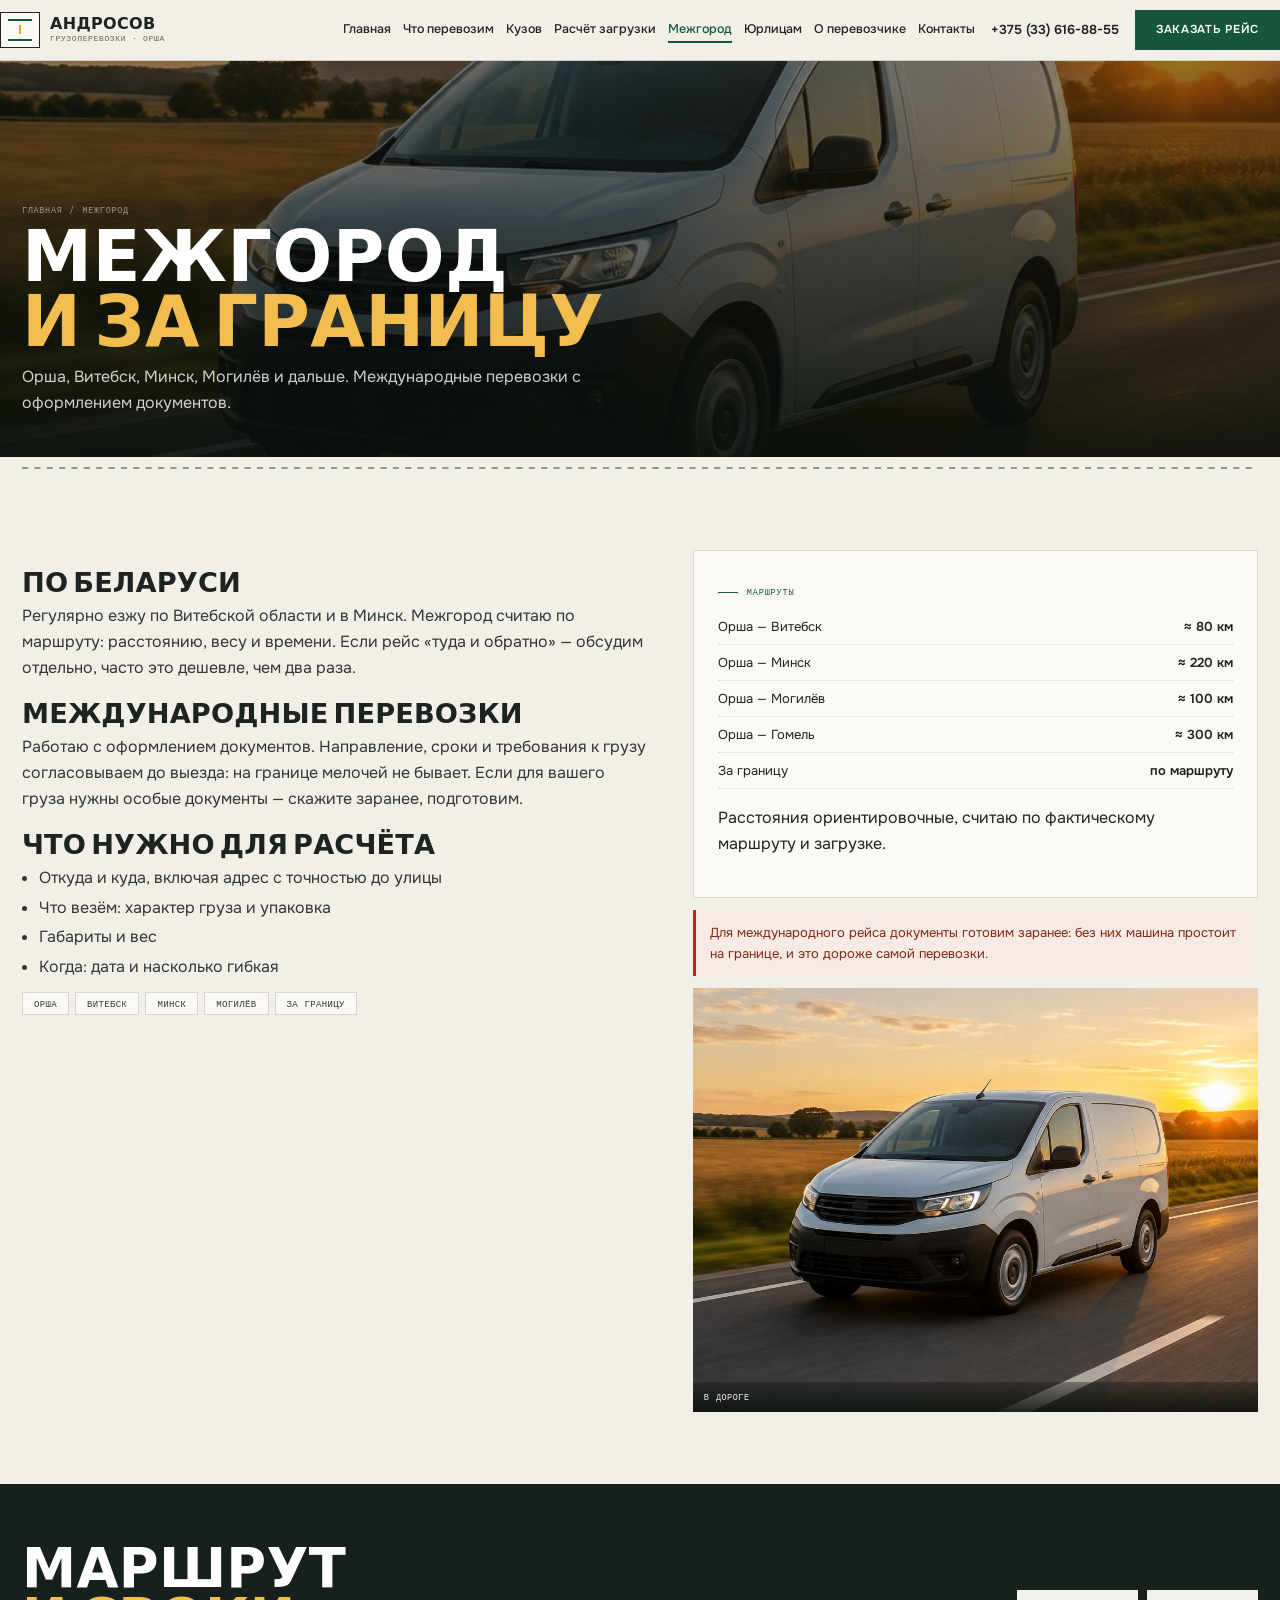
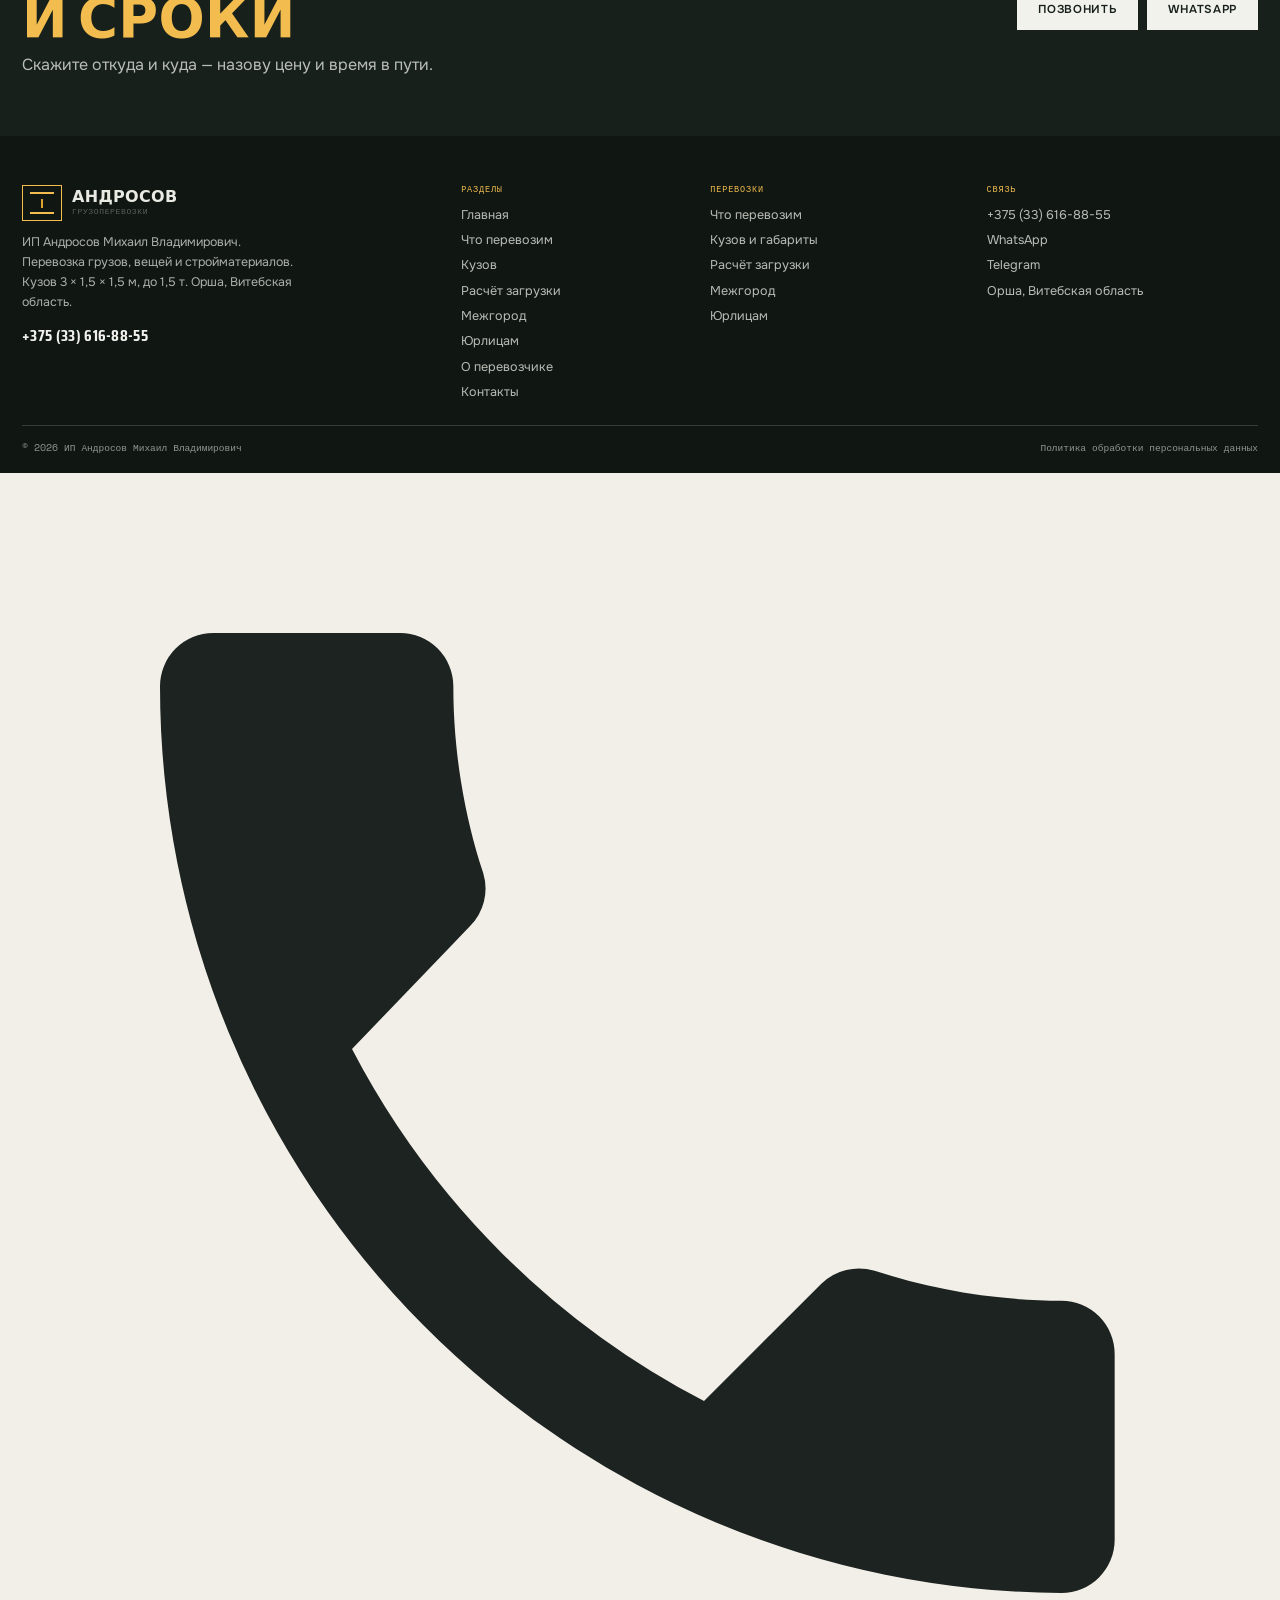
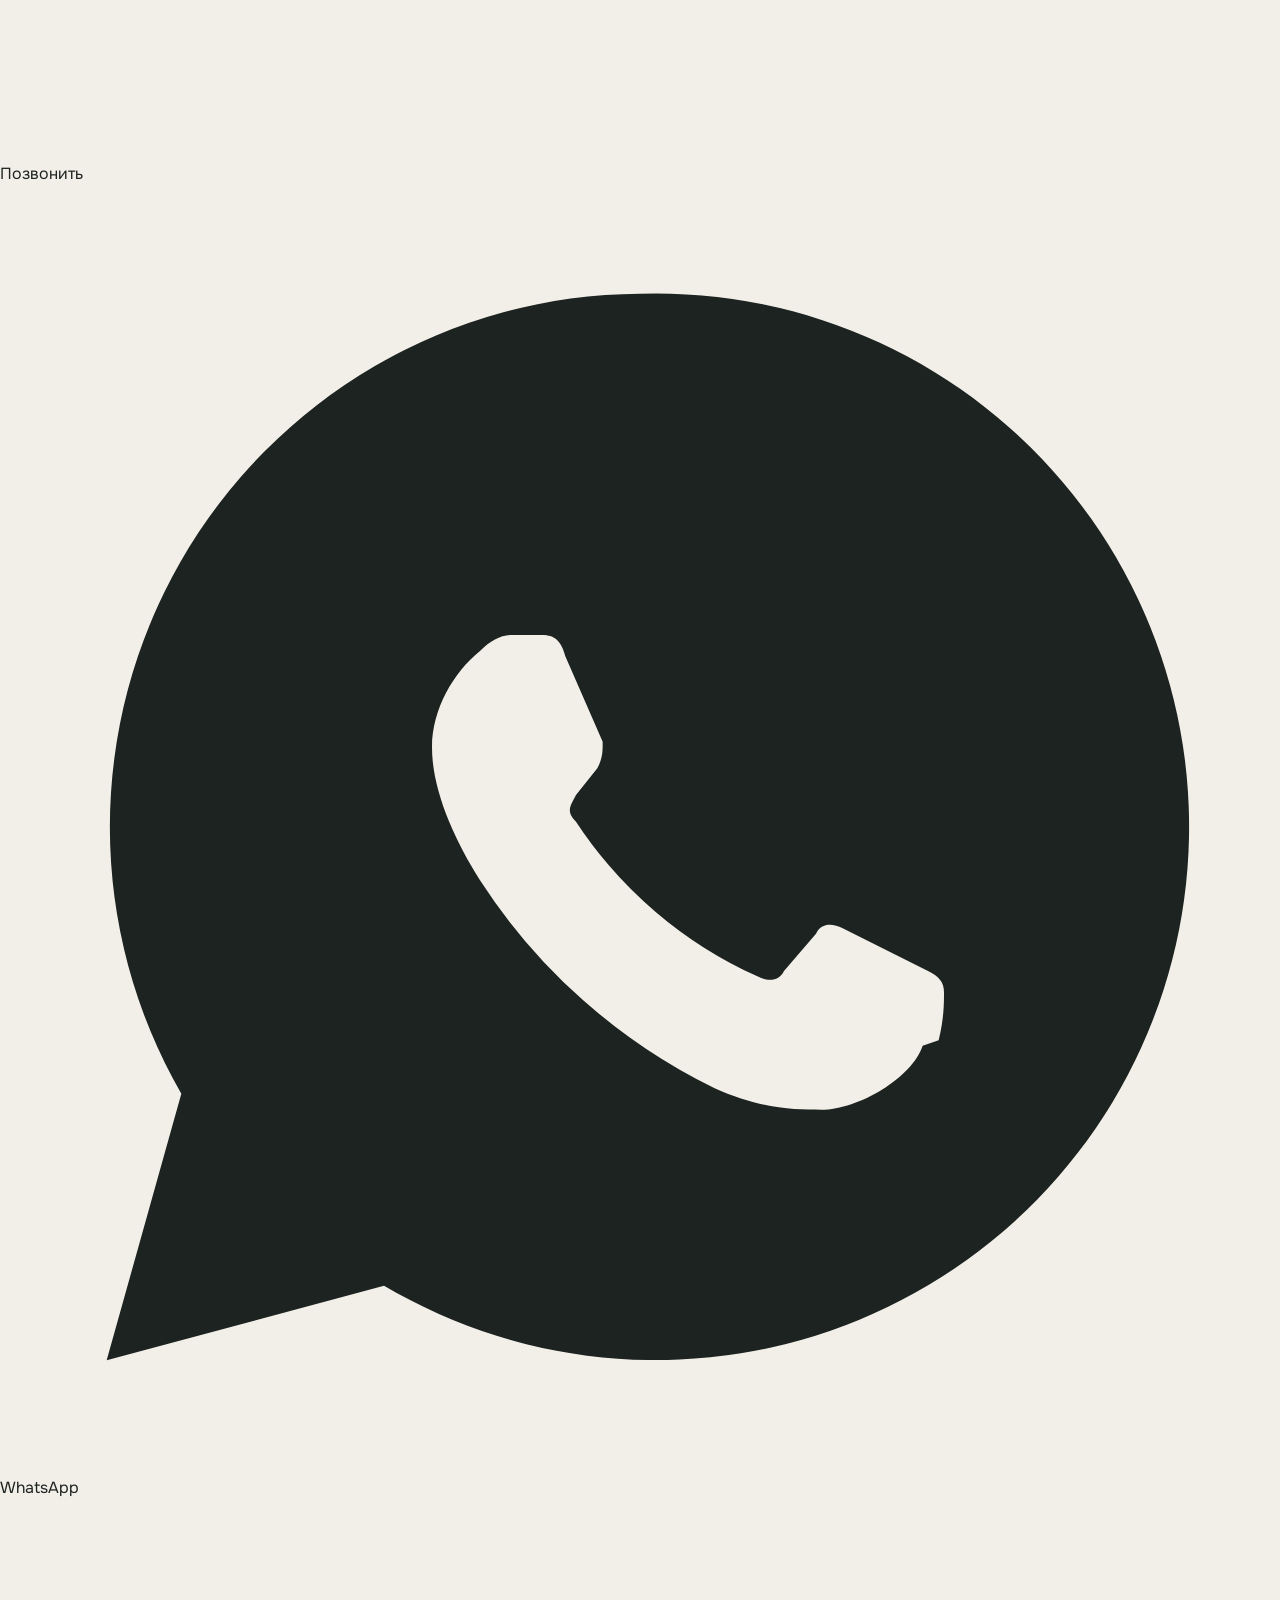
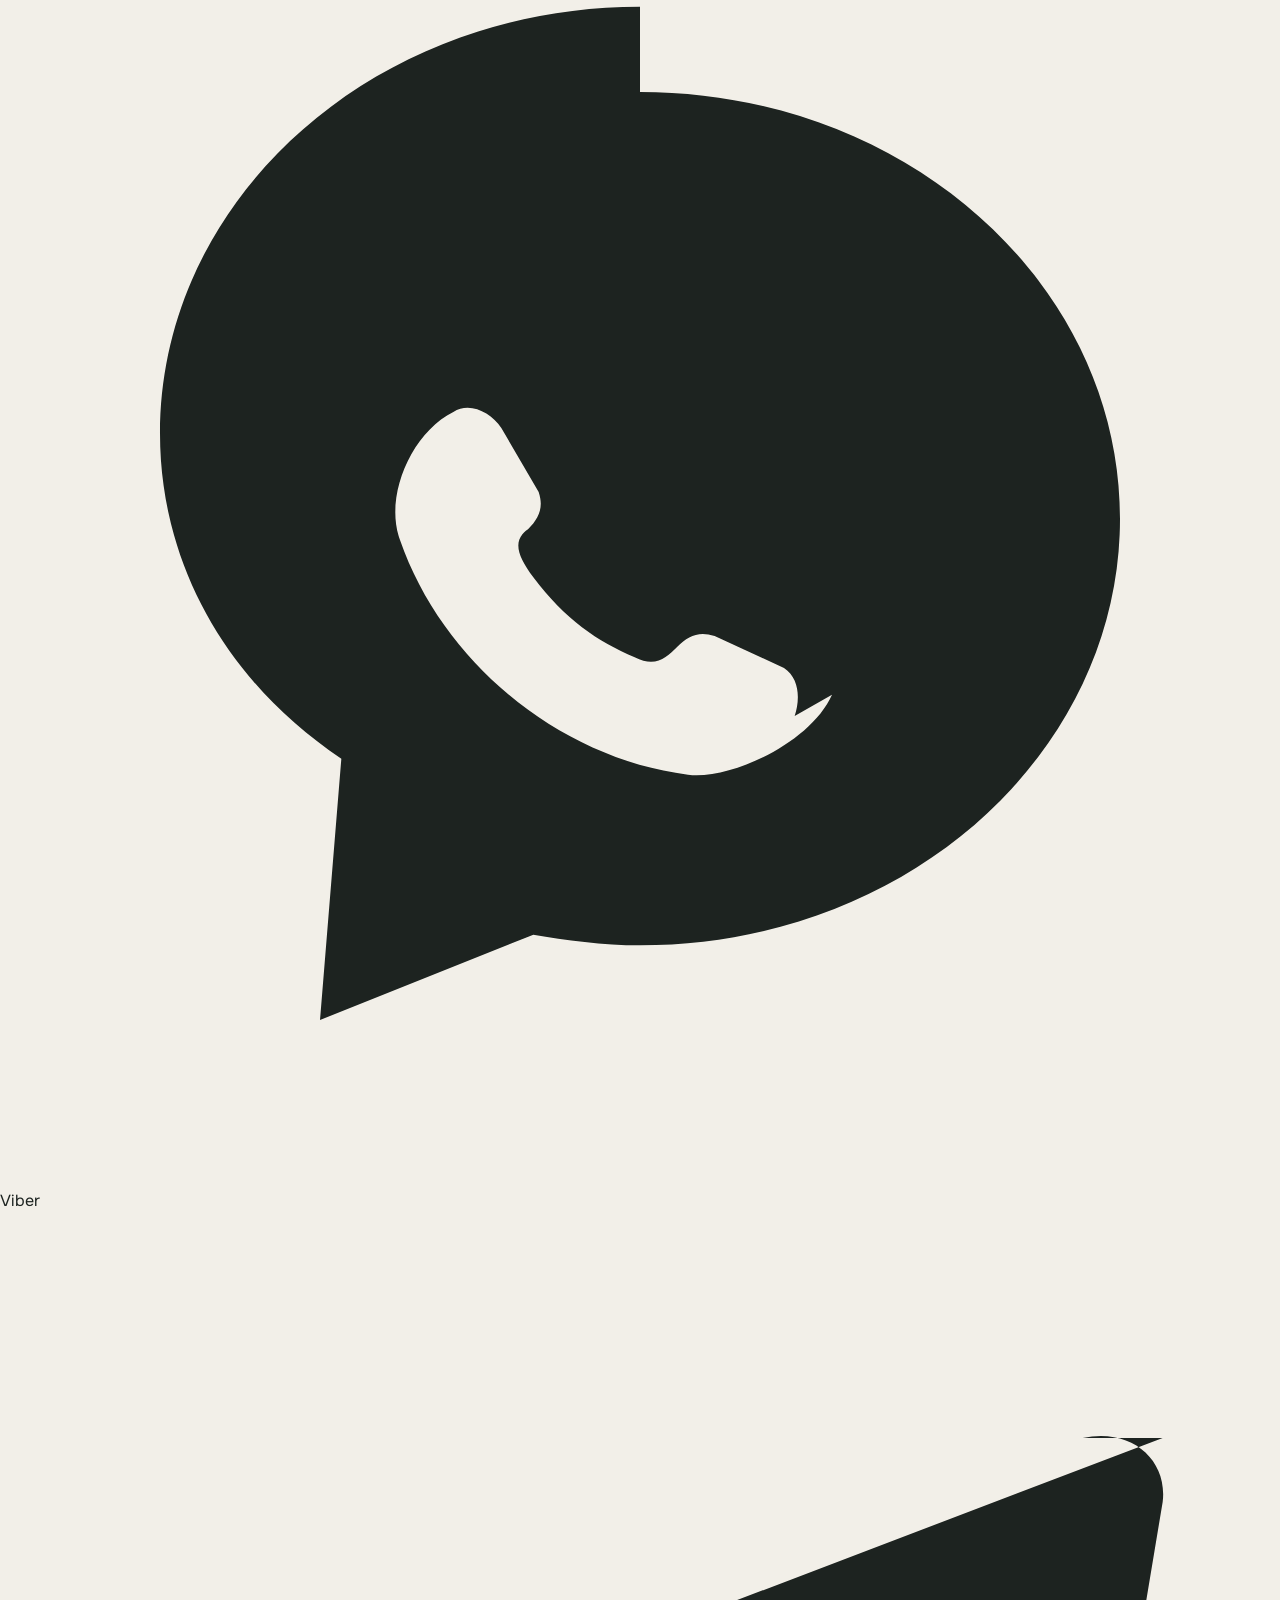
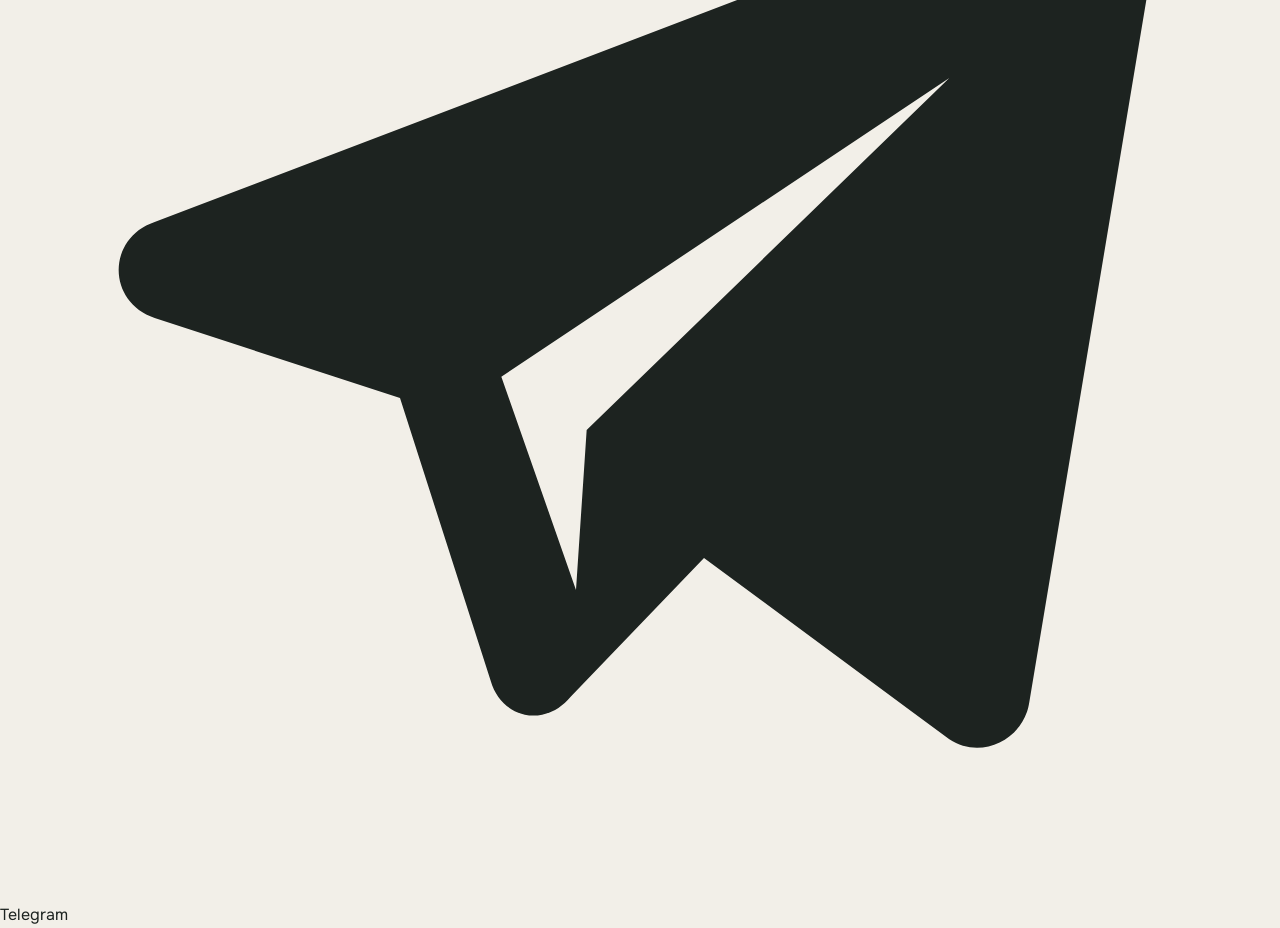
<file: mezhgorod.html>
<!DOCTYPE html>
<html lang="ru">
<head>
<meta charset="utf-8">
<meta name="viewport" content="width=device-width, initial-scale=1">
<title>Межгород и международные перевозки из Орши | Андросов</title>
<meta name="description" content="Перевозки по Беларуси: Витебск, Минск, Могилёв. Международные перевозки с оформлением документов. Орша.">
<meta property="og:title" content="Межгород и международные перевозки из Орши | Андросов">
<meta property="og:description" content="Перевозки по Беларуси: Витебск, Минск, Могилёв. Международные перевозки с оформлением документов. Орша.">
<meta property="og:type" content="website">
<meta name="theme-color" content="#F2EFE8">
<style>
:root{--bg:#F2EFE8;--bg2:#E6E3DA;--ink:#1D2320;--ink2:#2A322D;--paper:#FBF9F4;
--acc:#17553C;--acc-l:#2C7A55;--cargo:#E0A32B;--steel:#6E7A72;--muted:#586259;--line:rgba(29,35,32,.16);
--d:'Saira Condensed',system-ui,sans-serif;--b:'Onest',system-ui,sans-serif;--m:'Space Mono',ui-monospace,monospace;
--pad:22px;--max:1320px}
*{box-sizing:border-box}html{-webkit-text-size-adjust:100%}body{margin:0;background:var(--bg);color:var(--ink);font:16px/1.62 var(--b);-webkit-font-smoothing:antialiased}
img{max-width:100%;display:block}h1,h2,h3{margin:0;font-family:var(--d);font-weight:700;line-height:.92;letter-spacing:.005em;text-transform:uppercase}
a{color:inherit;text-decoration:none}[hidden]{display:none!important}
.wrap{width:100%;max-width:var(--max);margin:0 auto;padding:0 var(--pad)}
.header{position:sticky;top:0;z-index:40;background:rgba(242,239,232,.95);border-bottom:1px solid var(--line);backdrop-filter:blur(8px)}
.header__in{display:flex;align-items:center;gap:16px;padding:10px 0}
.logo{display:flex;align-items:center;gap:10px}
.logo__mark{width:40px;height:36px;border:1.5px solid var(--ink);display:grid;place-items:center;background:var(--paper);position:relative}
.logo__mark::before{content:'';position:absolute;inset:6px 7px auto 7px;height:2px;background:var(--acc)}
.logo__mark::after{content:'';position:absolute;inset:auto 7px 6px 7px;height:2px;background:var(--acc)}
.logo__mark i{width:2px;height:9px;background:var(--cargo)}
.logo__txt{display:flex;flex-direction:column;line-height:1.15}
.logo__txt b{font:700 16px/1 var(--d);letter-spacing:.02em;text-transform:uppercase}
.logo__txt i{font:400 8px/1.5 var(--m);letter-spacing:.08em;text-transform:uppercase;color:var(--muted);font-style:normal}
.nav{display:flex;gap:12px;margin-left:auto;font:500 12.5px/1 var(--b)}
.nav a{padding:6px 0;border-bottom:2px solid transparent}
.nav a:hover,.nav a.is-on{border-color:var(--acc);color:var(--acc)}
.header__tel{font:600 13px/1 var(--b);white-space:nowrap}
.btn{display:inline-flex;align-items:center;justify-content:center;gap:8px;padding:13px 20px;font:600 11.5px/1 var(--b);letter-spacing:.06em;text-transform:uppercase;border:1px solid var(--acc);background:var(--acc);color:#fff;cursor:pointer;transition:.18s}
.btn:hover{background:#0F3F2C;border-color:#0F3F2C}
.btn--ink{background:var(--ink);border-color:var(--ink)}
.btn--ink:hover{background:#0C110E}
.btn--ghost{background:transparent;color:var(--ink);border-color:var(--ink)}
.btn--ghost:hover{background:var(--ink);color:#fff}
.burger{display:none;width:42px;height:36px;border:1px solid var(--ink);background:transparent;align-items:center;justify-content:center;flex-direction:column;gap:4px;cursor:pointer}
.burger i{display:block;width:16px;height:1px;background:var(--ink)}
.burger.is-close i:first-child{transform:rotate(45deg) translateY(3px)}
.burger.is-close i:last-child{transform:rotate(-45deg) translateY(-3px)}
.drawer{position:fixed;inset:0;z-index:90;background:rgba(12,17,14,.82);display:none}
.drawer[data-open]{display:block}
.drawer__in{position:absolute;inset:0 0 0 auto;width:min(400px,92vw);background:var(--bg);padding:18px;overflow-y:auto}
.drawer__top{display:flex;justify-content:space-between;align-items:center;margin-bottom:16px}
.drawer__nav{display:grid;font:700 21px/1 var(--d);text-transform:uppercase}
.drawer__nav a{padding:13px 0;border-bottom:1px solid var(--line)}
.drawer__cta{width:100%;margin-top:16px}
.drawer__note{font-size:12px;color:var(--muted);margin-top:10px}
body.is-locked{overflow:hidden}
.hero{position:relative;min-height:min(94svh,830px);display:flex;align-items:flex-end;overflow:hidden;background:#121814}
.hero__img{position:absolute;inset:0;width:100%;height:100%;object-fit:cover}
.hero::after{content:'';position:absolute;inset:0;background:linear-gradient(180deg,rgba(10,16,12,.46),rgba(10,16,12,.06) 42%,rgba(10,16,12,.86) 76%,#121814 100%)}
.hero__in{position:relative;z-index:2;width:100%;padding:clamp(28px,4.6vw,58px) 0 clamp(14px,2vw,22px);color:#F5F3EC}
.hero h1{font-size:clamp(2.4rem,7.4vw,6rem);letter-spacing:.01em;color:#fff}
.hero h1 em{font-style:normal;color:#F2BC4E}
.hero__lede{max-width:46ch;margin:14px 0 18px;color:rgba(245,243,236,.88)}
.hero__acts{display:flex;flex-wrap:wrap;gap:9px;margin-bottom:clamp(14px,2.2vw,26px)}
.hero__acts .btn--ghost{color:#fff;border-color:rgba(255,255,255,.62)}
.hero__acts .btn--ghost:hover{background:#fff;color:var(--ink)}
.hero__facts{display:grid;grid-template-columns:repeat(4,minmax(0,1fr));border-top:1px solid rgba(255,255,255,.28);gap:0 12px}
.hero__facts div{padding:11px 0 0}
.hero__facts b{display:block;font:700 clamp(1.05rem,1.7vw,1.3rem)/1.2 var(--d);text-transform:uppercase}
.hero__facts span{font:400 8.5px/1.5 var(--m);letter-spacing:.06em;text-transform:uppercase;color:#F2BC4E}
@media (max-width:1024px){.nav{display:none}.burger{display:flex}.header__tel{display:none}.hero__facts{grid-template-columns:1fr 1fr}}
@media (max-width:380px){.header .btn{display:none}}
</style>
<link rel="preconnect" href="https://fonts.googleapis.com">
<link rel="preconnect" href="https://fonts.gstatic.com" crossorigin>
<link href="https://fonts.googleapis.com/css2?family=Saira+Condensed:wght@600;700&family=Onest:wght@400;500;600;700&family=Space+Mono:wght@400;700&display=swap" rel="stylesheet">
<link rel="stylesheet" href="assets/css/style.v1.css">
<link rel="icon" href="assets/img/favicon.svg" type="image/svg+xml">
</head>
<body>
<header class="header"><div class="header__in wrap">
<a class="logo" href="index.html"><span class="logo__mark"><i></i></span><span class="logo__txt"><b>Андросов</b><i>грузоперевозки · Орша</i></span></a>
<nav class="nav" aria-label="Основное меню"><a href="index.html">Главная</a><a href="uslugi.html">Что перевозим</a><a href="mashina.html">Кузов</a><a href="raschet.html">Расчёт загрузки</a><a href="mezhgorod.html" class="is-on">Межгород</a><a href="yurlicam.html">Юрлицам</a><a href="o-perevozchike.html">О перевозчике</a><a href="kontakty.html">Контакты</a></nav>
<a class="header__tel" href="tel:+375336168855">+375 (33) 616-88-55</a>
<a class="btn" href="#zayavka">Заказать рейс</a>
<button class="burger" type="button" aria-label="Меню" aria-expanded="false" aria-controls="drawer"><i></i><i></i><i></i></button>
</div></header>
<div class="drawer" id="drawer" role="dialog" aria-modal="true" aria-label="Меню" hidden>
<div class="drawer__in">
<div class="drawer__top">
<a class="logo" href="index.html"><span class="logo__mark"><i></i></span><span class="logo__txt"><b>Андросов</b><i>Орша</i></span></a>
<button class="burger is-close" type="button" data-close aria-label="Закрыть меню"><i></i><i></i></button>
</div>
<nav class="drawer__nav"><a href="index.html">Главная</a><a href="uslugi.html">Что перевозим</a><a href="mashina.html">Кузов</a><a href="raschet.html">Расчёт загрузки</a><a href="mezhgorod.html">Межгород</a><a href="yurlicam.html">Юрлицам</a><a href="o-perevozchike.html">О перевозчике</a><a href="kontakty.html">Контакты</a></nav>
<a class="btn drawer__cta" href="tel:+375336168855">Позвонить +375 (33) 616-88-55</a>
<p class="drawer__note">Грузоперевозки из Орши: жёсткий кузов 3 × 1,5 × 1,5 м, до 1,5 т, задняя загрузка. Личные вещи, мебель, стройматериалы. По Беларуси и за границу, работа с юрлицами.</p>
</div></div>
<main>
<section class="phero"><img src="assets/img/road.jpg" alt="В дороге" width="1024" height="1024">
<div class="phero__in"><div class="wrap"><div class="crumbs"><a href="index.html">Главная</a> / Межгород</div>
<h1>Межгород<br><em>и за границу</em></h1><p>Орша, Витебск, Минск, Могилёв и дальше. Международные перевозки с оформлением документов.</p></div></div></section>
<div class="measure"><svg viewBox="0 0 1200 22" preserveAspectRatio="none" aria-hidden="true"><line x1="0" y1="11" x2="1200" y2="11" stroke="#17553C" stroke-width="1" stroke-dasharray="6 6"/></svg></div>
<section class="section"><div class="wrap"><div class="two">
<div class="prose">
<h3>По Беларуси</h3>
<p>Регулярно езжу по Витебской области и в Минск. Межгород считаю по маршруту: расстоянию, весу и времени. Если рейс «туда и обратно» — обсудим отдельно, часто это дешевле, чем два раза.</p>
<h3 id="int">Международные перевозки</h3>
<p>Работаю с оформлением документов. Направление, сроки и требования к грузу согласовываем до выезда: на границе мелочей не бывает. Если для вашего груза нужны особые документы — скажите заранее, подготовим.</p>
<h3>Что нужно для расчёта</h3>
<ul>
<li>Откуда и куда, включая адрес с точностью до улицы</li>
<li>Что везём: характер груза и упаковка</li>
<li>Габариты и вес</li>
<li>Когда: дата и насколько гибкая</li>
</ul>
<div class="chips"><span class="chip">Орша</span><span class="chip">Витебск</span><span class="chip">Минск</span><span class="chip">Могилёв</span><span class="chip">За границу</span></div>
</div>
<div>
<div class="card"><p class="eyebrow">маршруты</p>
<table class="spec"><tbody>
<tr><td>Орша — Витебск</td><td>≈ 80 км</td></tr>
<tr><td>Орша — Минск</td><td>≈ 220 км</td></tr>
<tr><td>Орша — Могилёв</td><td>≈ 100 км</td></tr>
<tr><td>Орша — Гомель</td><td>≈ 300 км</td></tr>
<tr><td>За границу</td><td>по маршруту</td></tr>
</tbody></table>
<p class="note">Расстояния ориентировочные, считаю по фактическому маршруту и загрузке.</p></div>
<div class="warn" style="margin-top:12px">Для международного рейса документы готовим заранее: без них машина простоит на границе, и это дороже самой перевозки.</div>
<div class="gal" style="grid-template-columns:1fr;margin-top:12px"><figure><img src="assets/img/road.jpg" alt="Дорога" width="1024" height="1024" loading="lazy"><figcaption>В дороге</figcaption></figure></div>
</div>
</div></div></section>
<section class="cta"><div class="wrap cta__in"><div><h2>Маршрут<br><em>и сроки</em></h2><p>Скажите откуда и куда — назову цену и время в пути.</p></div>
<div class="cta__acts"><a class="btn btn--light" href="tel:+375336168855">Позвонить</a><a class="btn btn--light" href="https://wa.me/375336168855" target="_blank" rel="noopener">WhatsApp</a></div></div></section>
</main>
<footer class="footer"><div class="wrap">
<div class="footer__top">
<div class="footer__about"><a class="logo logo--f" href="index.html"><span class="logo__mark"><i></i></span><span class="logo__txt"><b>Андросов</b><i>грузоперевозки</i></span></a>
<p>ИП Андросов Михаил Владимирович. Перевозка грузов, вещей и стройматериалов. Кузов 3 × 1,5 × 1,5 м, до 1,5 т. Орша, Витебская область.</p>
<a class="footer__tel" href="tel:+375336168855">+375 (33) 616-88-55</a>
</div>
<div><h4>Разделы</h4><ul><li><a href="index.html">Главная</a></li><li><a href="uslugi.html">Что перевозим</a></li><li><a href="mashina.html">Кузов</a></li><li><a href="raschet.html">Расчёт загрузки</a></li><li><a href="mezhgorod.html">Межгород</a></li><li><a href="yurlicam.html">Юрлицам</a></li><li><a href="o-perevozchike.html">О перевозчике</a></li><li><a href="kontakty.html">Контакты</a></li></ul></div>
<div><h4>Перевозки</h4><ul><li><a href="uslugi.html">Что перевозим</a></li><li><a href="mashina.html">Кузов и габариты</a></li><li><a href="raschet.html">Расчёт загрузки</a></li><li><a href="mezhgorod.html">Межгород</a></li><li><a href="yurlicam.html">Юрлицам</a></li></ul></div>
<div><h4>Связь</h4><ul><li><a href="tel:+375336168855">+375 (33) 616-88-55</a></li><li><a href="https://wa.me/375336168855" target="_blank" rel="noopener">WhatsApp</a></li><li><a href="https://t.me/+375336168855" target="_blank" rel="noopener">Telegram</a></li><li><a href="https://yandex.by/maps/?text=%D0%9E%D1%80%D1%88%D0%B0%20%D0%B3%D1%80%D1%83%D0%B7%D0%BE%D0%BF%D0%B5%D1%80%D0%B5%D0%B2%D0%BE%D0%B7%D0%BA%D0%B8" target="_blank" rel="noopener">Орша, Витебская область</a></li></ul></div>
</div>
<div class="footer__bottom"><span>© <span id="yr">2026</span> ИП Андросов Михаил Владимирович</span>
<span><a href="politika.html">Политика обработки персональных данных</a></span></div>
</div></footer>
<div class="mbar" role="navigation" aria-label="Быстрая связь">
<a href="tel:+375336168855"><svg viewBox="0 0 24 24" fill="currentColor" aria-hidden="true"><path d="M6.6 10.8a15.5 15.5 0 0 0 6.6 6.6l2.2-2.2a1 1 0 0 1 1-.24c1.1.36 2.3.56 3.5.56a1 1 0 0 1 1 1V20a1 1 0 0 1-1 1A17 17 0 0 1 3 4a1 1 0 0 1 1-1h3.5a1 1 0 0 1 1 1c0 1.2.2 2.4.56 3.5a1 1 0 0 1-.25 1z"/></svg>Позвонить</a>
<a href="https://wa.me/375336168855" target="_blank" rel="noopener"><svg viewBox="0 0 24 24" fill="currentColor" aria-hidden="true"><path d="M12 2a10 10 0 0 0-8.6 15L2 22l5.2-1.4A10 10 0 1 0 12 2m5.3 14.1c-.2.6-1.2 1.2-1.9 1.2-.5 0-1.1 0-2-.4a11 11 0 0 1-4.4-3.9c-.5-.8-.9-1.7-.9-2.5 0-.7.4-1.4.9-1.8.2-.2.4-.3.6-.3h.5c.2 0 .4 0 .5.4l.7 1.6c0 .2 0 .3-.1.5l-.4.5c-.1.2-.2.3 0 .5a8 8 0 0 0 3.4 2.9c.2.1.4.1.5-.1l.6-.7c.1-.2.3-.2.5-.1l1.6.8c.2.1.3.2.3.4s0 .5-.1.9"/></svg>WhatsApp</a>
<a href="viber://chat?number=%2B375336168855"><svg viewBox="0 0 24 24" fill="currentColor" aria-hidden="true"><path d="M12 2C7 2 3 5.6 3 10c0 2.5 1.3 4.7 3.4 6.1L6 21l4-1.6c.6.1 1.3.2 2 .2 5 0 9-3.6 9-8s-4-8-9-8m3.6 11.3c-.4.9-1.9 1.6-2.7 1.5-2.4-.3-4.6-2.1-5.4-4.4-.3-.8.2-2 1-2.4.3-.2.7 0 .9.3l.7 1.2c.1.3 0 .5-.2.7-.3.2-.2.5.1.9.6.8 1.2 1.2 1.9 1.5.4.2.6 0 .8-.2s.4-.3.7-.2l1.3.6c.3.2.3.6.2.9"/></svg>Viber</a>
<a href="https://t.me/+375336168855" target="_blank" rel="noopener"><svg viewBox="0 0 24 24" fill="currentColor" aria-hidden="true"><path d="M21.8 4.2 2.9 11.4c-.9.3-.9 1.5 0 1.8l4.6 1.5 1.7 5.3c.2.7 1 .9 1.5.3l2.5-2.6 4.6 3.4c.6.4 1.4 0 1.5-.7l2.5-15c.1-.8-.6-1.4-1.5-1.2M9.4 14.3l8.4-5.6-6.8 6.6-.2 3z"/></svg>Telegram</a>
</div>
<script src="assets/js/main.v1.js"></script>
</body>
</html>
</file>
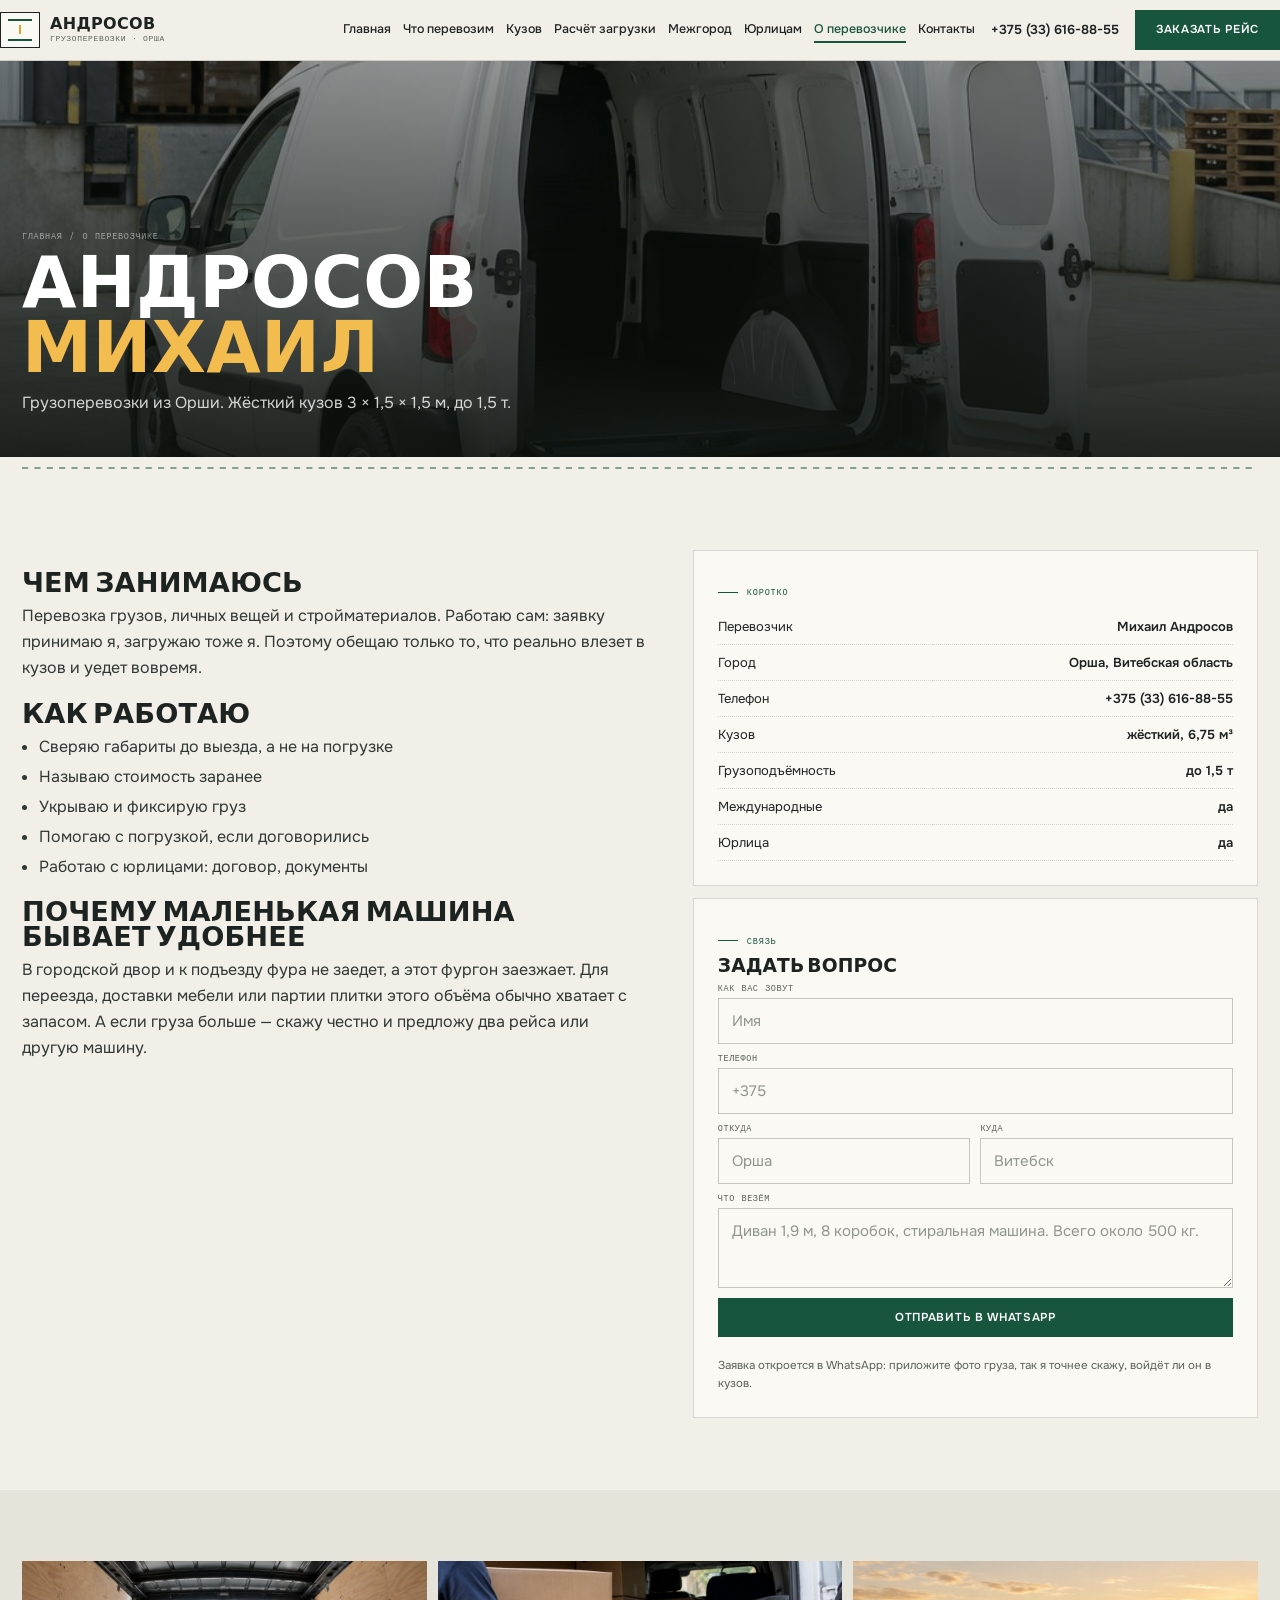
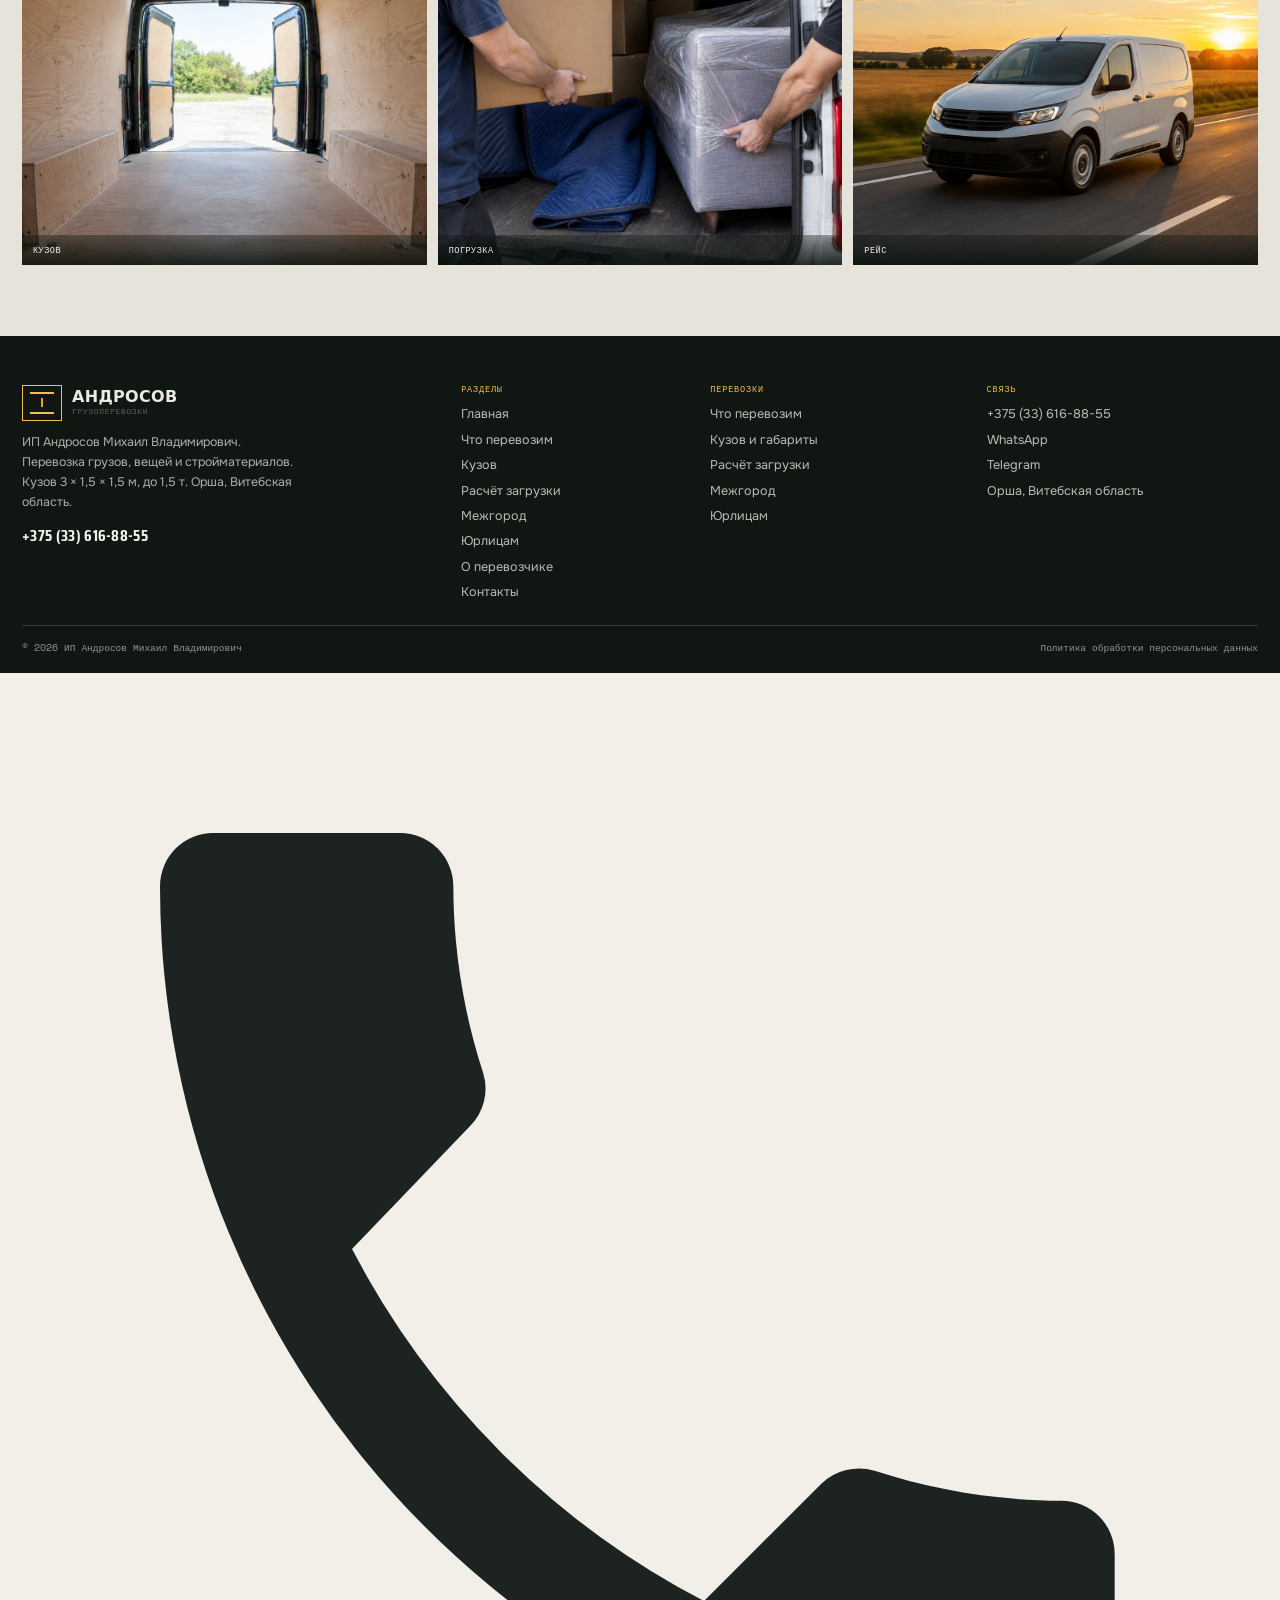
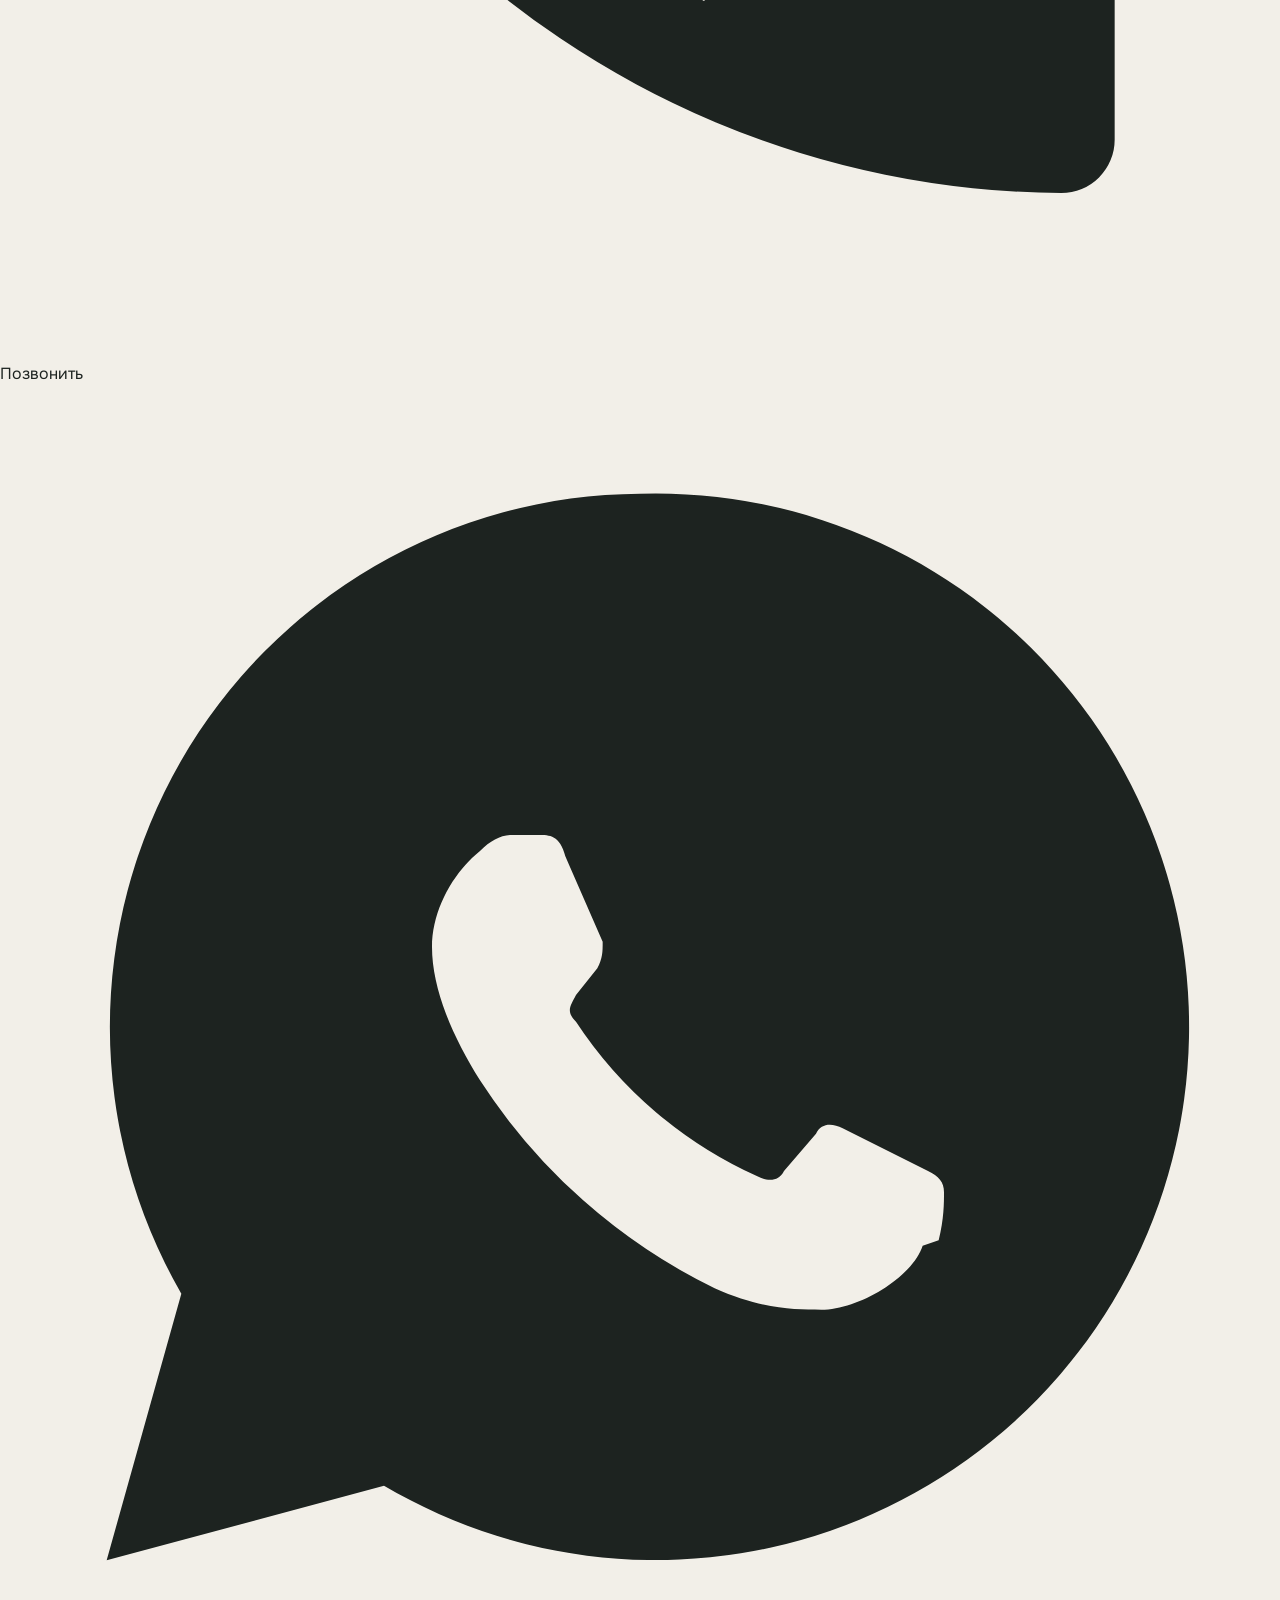
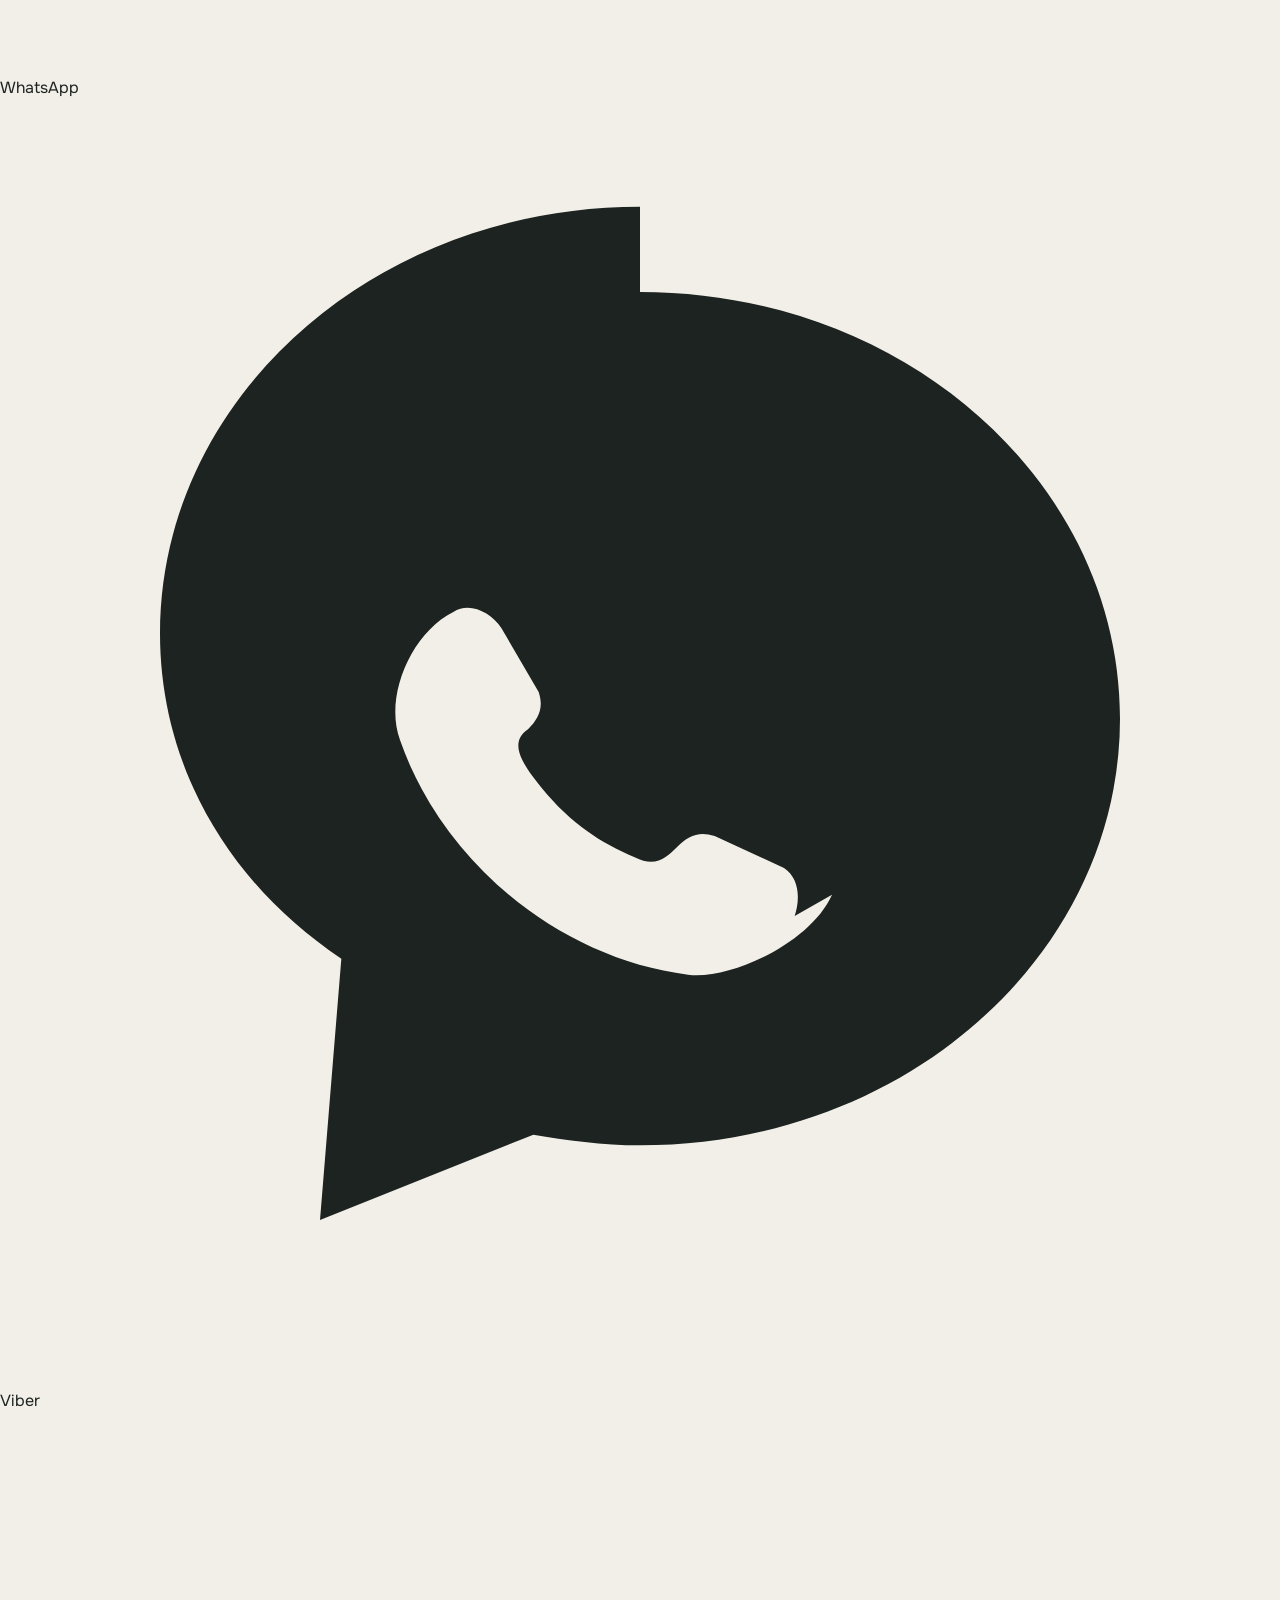
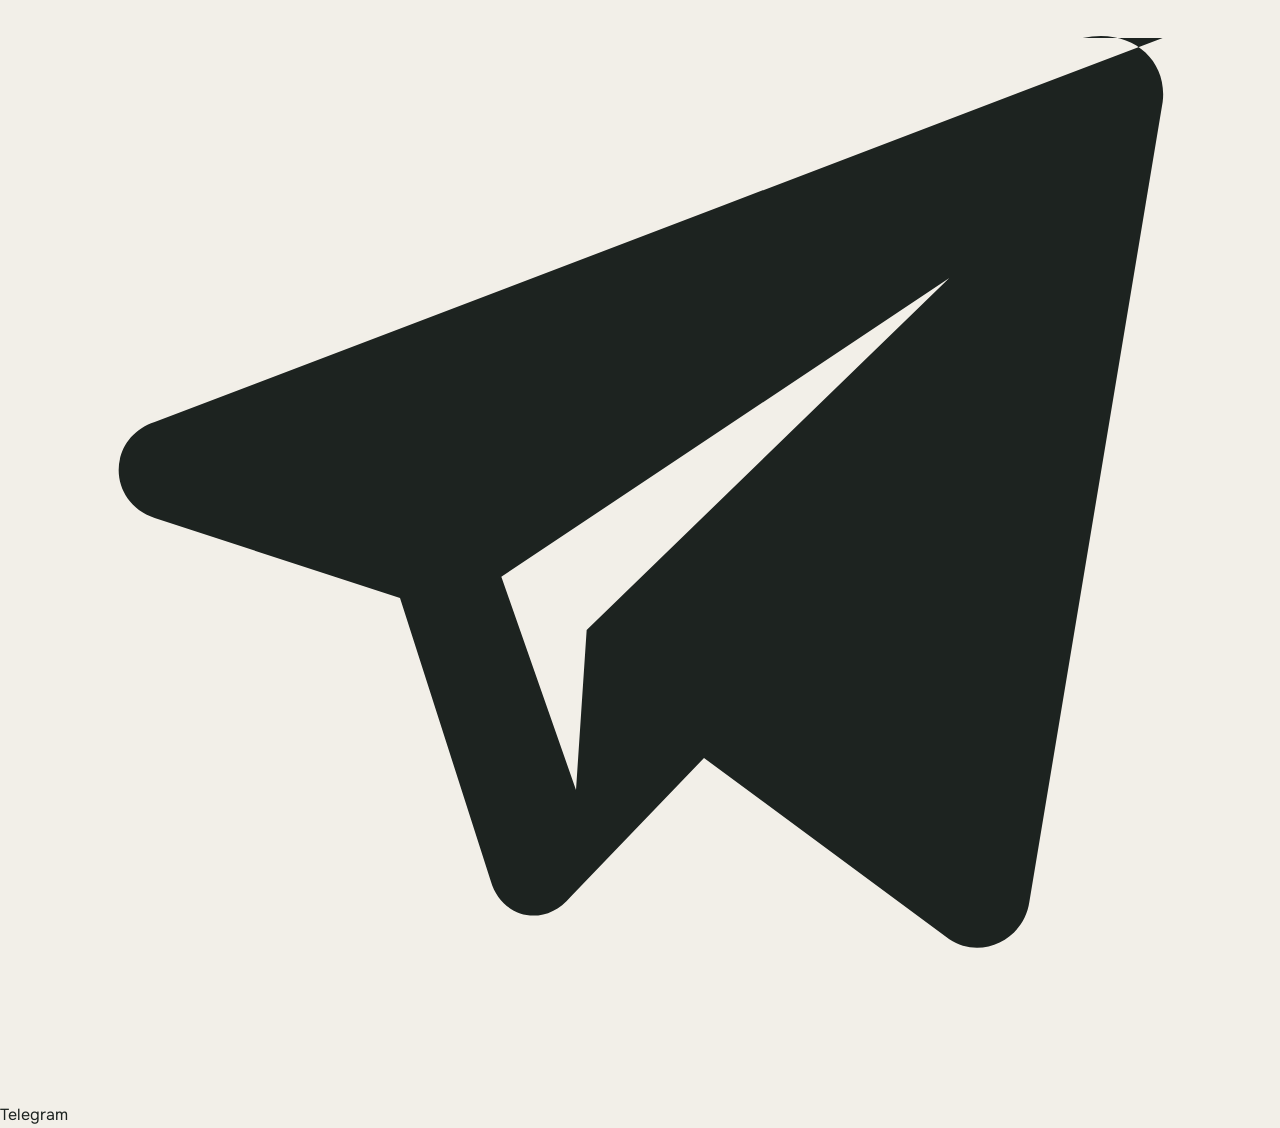
<file: o-perevozchike.html>
<!DOCTYPE html>
<html lang="ru">
<head>
<meta charset="utf-8">
<meta name="viewport" content="width=device-width, initial-scale=1">
<title>О перевозчике: ИП Андросов М.В., Орша</title>
<meta name="description" content="ИП Андросов Михаил Владимирович: грузоперевозки из Орши. Жёсткий кузов 3 × 1,5 × 1,5 м, до 1,5 т, международные перевозки, работа с юрлицами.">
<meta property="og:title" content="О перевозчике: ИП Андросов М.В., Орша">
<meta property="og:description" content="ИП Андросов Михаил Владимирович: грузоперевозки из Орши. Жёсткий кузов 3 × 1,5 × 1,5 м, до 1,5 т, международные перевозки, работа с юрлицами.">
<meta property="og:type" content="website">
<meta name="theme-color" content="#F2EFE8">
<style>
:root{--bg:#F2EFE8;--bg2:#E6E3DA;--ink:#1D2320;--ink2:#2A322D;--paper:#FBF9F4;
--acc:#17553C;--acc-l:#2C7A55;--cargo:#E0A32B;--steel:#6E7A72;--muted:#586259;--line:rgba(29,35,32,.16);
--d:'Saira Condensed',system-ui,sans-serif;--b:'Onest',system-ui,sans-serif;--m:'Space Mono',ui-monospace,monospace;
--pad:22px;--max:1320px}
*{box-sizing:border-box}html{-webkit-text-size-adjust:100%}body{margin:0;background:var(--bg);color:var(--ink);font:16px/1.62 var(--b);-webkit-font-smoothing:antialiased}
img{max-width:100%;display:block}h1,h2,h3{margin:0;font-family:var(--d);font-weight:700;line-height:.92;letter-spacing:.005em;text-transform:uppercase}
a{color:inherit;text-decoration:none}[hidden]{display:none!important}
.wrap{width:100%;max-width:var(--max);margin:0 auto;padding:0 var(--pad)}
.header{position:sticky;top:0;z-index:40;background:rgba(242,239,232,.95);border-bottom:1px solid var(--line);backdrop-filter:blur(8px)}
.header__in{display:flex;align-items:center;gap:16px;padding:10px 0}
.logo{display:flex;align-items:center;gap:10px}
.logo__mark{width:40px;height:36px;border:1.5px solid var(--ink);display:grid;place-items:center;background:var(--paper);position:relative}
.logo__mark::before{content:'';position:absolute;inset:6px 7px auto 7px;height:2px;background:var(--acc)}
.logo__mark::after{content:'';position:absolute;inset:auto 7px 6px 7px;height:2px;background:var(--acc)}
.logo__mark i{width:2px;height:9px;background:var(--cargo)}
.logo__txt{display:flex;flex-direction:column;line-height:1.15}
.logo__txt b{font:700 16px/1 var(--d);letter-spacing:.02em;text-transform:uppercase}
.logo__txt i{font:400 8px/1.5 var(--m);letter-spacing:.08em;text-transform:uppercase;color:var(--muted);font-style:normal}
.nav{display:flex;gap:12px;margin-left:auto;font:500 12.5px/1 var(--b)}
.nav a{padding:6px 0;border-bottom:2px solid transparent}
.nav a:hover,.nav a.is-on{border-color:var(--acc);color:var(--acc)}
.header__tel{font:600 13px/1 var(--b);white-space:nowrap}
.btn{display:inline-flex;align-items:center;justify-content:center;gap:8px;padding:13px 20px;font:600 11.5px/1 var(--b);letter-spacing:.06em;text-transform:uppercase;border:1px solid var(--acc);background:var(--acc);color:#fff;cursor:pointer;transition:.18s}
.btn:hover{background:#0F3F2C;border-color:#0F3F2C}
.btn--ink{background:var(--ink);border-color:var(--ink)}
.btn--ink:hover{background:#0C110E}
.btn--ghost{background:transparent;color:var(--ink);border-color:var(--ink)}
.btn--ghost:hover{background:var(--ink);color:#fff}
.burger{display:none;width:42px;height:36px;border:1px solid var(--ink);background:transparent;align-items:center;justify-content:center;flex-direction:column;gap:4px;cursor:pointer}
.burger i{display:block;width:16px;height:1px;background:var(--ink)}
.burger.is-close i:first-child{transform:rotate(45deg) translateY(3px)}
.burger.is-close i:last-child{transform:rotate(-45deg) translateY(-3px)}
.drawer{position:fixed;inset:0;z-index:90;background:rgba(12,17,14,.82);display:none}
.drawer[data-open]{display:block}
.drawer__in{position:absolute;inset:0 0 0 auto;width:min(400px,92vw);background:var(--bg);padding:18px;overflow-y:auto}
.drawer__top{display:flex;justify-content:space-between;align-items:center;margin-bottom:16px}
.drawer__nav{display:grid;font:700 21px/1 var(--d);text-transform:uppercase}
.drawer__nav a{padding:13px 0;border-bottom:1px solid var(--line)}
.drawer__cta{width:100%;margin-top:16px}
.drawer__note{font-size:12px;color:var(--muted);margin-top:10px}
body.is-locked{overflow:hidden}
.hero{position:relative;min-height:min(94svh,830px);display:flex;align-items:flex-end;overflow:hidden;background:#121814}
.hero__img{position:absolute;inset:0;width:100%;height:100%;object-fit:cover}
.hero::after{content:'';position:absolute;inset:0;background:linear-gradient(180deg,rgba(10,16,12,.46),rgba(10,16,12,.06) 42%,rgba(10,16,12,.86) 76%,#121814 100%)}
.hero__in{position:relative;z-index:2;width:100%;padding:clamp(28px,4.6vw,58px) 0 clamp(14px,2vw,22px);color:#F5F3EC}
.hero h1{font-size:clamp(2.4rem,7.4vw,6rem);letter-spacing:.01em;color:#fff}
.hero h1 em{font-style:normal;color:#F2BC4E}
.hero__lede{max-width:46ch;margin:14px 0 18px;color:rgba(245,243,236,.88)}
.hero__acts{display:flex;flex-wrap:wrap;gap:9px;margin-bottom:clamp(14px,2.2vw,26px)}
.hero__acts .btn--ghost{color:#fff;border-color:rgba(255,255,255,.62)}
.hero__acts .btn--ghost:hover{background:#fff;color:var(--ink)}
.hero__facts{display:grid;grid-template-columns:repeat(4,minmax(0,1fr));border-top:1px solid rgba(255,255,255,.28);gap:0 12px}
.hero__facts div{padding:11px 0 0}
.hero__facts b{display:block;font:700 clamp(1.05rem,1.7vw,1.3rem)/1.2 var(--d);text-transform:uppercase}
.hero__facts span{font:400 8.5px/1.5 var(--m);letter-spacing:.06em;text-transform:uppercase;color:#F2BC4E}
@media (max-width:1024px){.nav{display:none}.burger{display:flex}.header__tel{display:none}.hero__facts{grid-template-columns:1fr 1fr}}
@media (max-width:380px){.header .btn{display:none}}
</style>
<link rel="preconnect" href="https://fonts.googleapis.com">
<link rel="preconnect" href="https://fonts.gstatic.com" crossorigin>
<link href="https://fonts.googleapis.com/css2?family=Saira+Condensed:wght@600;700&family=Onest:wght@400;500;600;700&family=Space+Mono:wght@400;700&display=swap" rel="stylesheet">
<link rel="stylesheet" href="assets/css/style.v1.css">
<link rel="icon" href="assets/img/favicon.svg" type="image/svg+xml">
</head>
<body>
<header class="header"><div class="header__in wrap">
<a class="logo" href="index.html"><span class="logo__mark"><i></i></span><span class="logo__txt"><b>Андросов</b><i>грузоперевозки · Орша</i></span></a>
<nav class="nav" aria-label="Основное меню"><a href="index.html">Главная</a><a href="uslugi.html">Что перевозим</a><a href="mashina.html">Кузов</a><a href="raschet.html">Расчёт загрузки</a><a href="mezhgorod.html">Межгород</a><a href="yurlicam.html">Юрлицам</a><a href="o-perevozchike.html" class="is-on">О перевозчике</a><a href="kontakty.html">Контакты</a></nav>
<a class="header__tel" href="tel:+375336168855">+375 (33) 616-88-55</a>
<a class="btn" href="#zayavka">Заказать рейс</a>
<button class="burger" type="button" aria-label="Меню" aria-expanded="false" aria-controls="drawer"><i></i><i></i><i></i></button>
</div></header>
<div class="drawer" id="drawer" role="dialog" aria-modal="true" aria-label="Меню" hidden>
<div class="drawer__in">
<div class="drawer__top">
<a class="logo" href="index.html"><span class="logo__mark"><i></i></span><span class="logo__txt"><b>Андросов</b><i>Орша</i></span></a>
<button class="burger is-close" type="button" data-close aria-label="Закрыть меню"><i></i><i></i></button>
</div>
<nav class="drawer__nav"><a href="index.html">Главная</a><a href="uslugi.html">Что перевозим</a><a href="mashina.html">Кузов</a><a href="raschet.html">Расчёт загрузки</a><a href="mezhgorod.html">Межгород</a><a href="yurlicam.html">Юрлицам</a><a href="o-perevozchike.html">О перевозчике</a><a href="kontakty.html">Контакты</a></nav>
<a class="btn drawer__cta" href="tel:+375336168855">Позвонить +375 (33) 616-88-55</a>
<p class="drawer__note">Грузоперевозки из Орши: жёсткий кузов 3 × 1,5 × 1,5 м, до 1,5 т, задняя загрузка. Личные вещи, мебель, стройматериалы. По Беларуси и за границу, работа с юрлицами.</p>
</div></div>
<main>
<section class="phero"><img src="assets/img/hero.jpg" alt="Фургон" width="1536" height="1024">
<div class="phero__in"><div class="wrap"><div class="crumbs"><a href="index.html">Главная</a> / О перевозчике</div>
<h1>Андросов<br><em>Михаил</em></h1><p>Грузоперевозки из Орши. Жёсткий кузов 3 × 1,5 × 1,5 м, до 1,5 т.</p></div></div></section>
<div class="measure"><svg viewBox="0 0 1200 22" preserveAspectRatio="none" aria-hidden="true"><line x1="0" y1="11" x2="1200" y2="11" stroke="#17553C" stroke-width="1" stroke-dasharray="6 6"/></svg></div>
<section class="section"><div class="wrap"><div class="two">
<div class="prose">
<h3>Чем занимаюсь</h3>
<p>Перевозка грузов, личных вещей и стройматериалов. Работаю сам: заявку принимаю я, загружаю тоже я. Поэтому обещаю только то, что реально влезет в кузов и уедет вовремя.</p>
<h3>Как работаю</h3>
<ul>
<li>Сверяю габариты до выезда, а не на погрузке</li>
<li>Называю стоимость заранее</li>
<li>Укрываю и фиксирую груз</li>
<li>Помогаю с погрузкой, если договорились</li>
<li>Работаю с юрлицами: договор, документы</li>
</ul>
<h3>Почему маленькая машина бывает удобнее</h3>
<p>В городской двор и к подъезду фура не заедет, а этот фургон заезжает. Для переезда, доставки мебели или партии плитки этого объёма обычно хватает с запасом. А если груза больше — скажу честно и предложу два рейса или другую машину.</p>
</div>
<div>
<div class="card" style="margin-bottom:12px"><p class="eyebrow">коротко</p>
<table class="spec"><tbody>
<tr><td>Перевозчик</td><td>Михаил Андросов</td></tr>
<tr><td>Город</td><td>Орша, Витебская область</td></tr>
<tr><td>Телефон</td><td><a href="tel:+375336168855">+375 (33) 616-88-55</a></td></tr>
<tr><td>Кузов</td><td>жёсткий, 6,75 м³</td></tr>
<tr><td>Грузоподъёмность</td><td>до 1,5 т</td></tr>
<tr><td>Международные</td><td>да</td></tr>
<tr><td>Юрлица</td><td>да</td></tr>
</tbody></table></div>
<div class="card"><p class="eyebrow">связь</p><h3 style="margin-bottom:10px">Задать вопрос</h3><form class="form" id="lead">
<label>Как вас зовут<input type="text" id="lName" placeholder="Имя" required></label>
<label>Телефон<input type="tel" id="lTel" placeholder="+375" required></label>
<div class="row2"><label>Откуда<input type="text" id="lFrom" placeholder="Орша"></label><label>Куда<input type="text" id="lTo" placeholder="Витебск"></label></div>
<label>Что везём<textarea id="lCargo" placeholder="Диван 1,9 м, 8 коробок, стиральная машина. Всего около 500 кг."></textarea></label>
<button class="btn" type="submit">Отправить в WhatsApp</button>
<p class="hint">Заявка откроется в WhatsApp: приложите фото груза, так я точнее скажу, войдёт ли он в кузов.</p>
</form></div>
</div>
</div></div></section>
<section class="section section--dim"><div class="wrap">
<div class="gal">
<figure><img src="assets/img/inside.jpg" alt="Кузов" width="1024" height="1024" loading="lazy"><figcaption>Кузов</figcaption></figure>
<figure><img src="assets/img/load.jpg" alt="Погрузка" width="1024" height="1024" loading="lazy"><figcaption>Погрузка</figcaption></figure>
<figure><img src="assets/img/road.jpg" alt="Дорога" width="1024" height="1024" loading="lazy"><figcaption>Рейс</figcaption></figure>
</div>
</div></section>
</main>
<footer class="footer"><div class="wrap">
<div class="footer__top">
<div class="footer__about"><a class="logo logo--f" href="index.html"><span class="logo__mark"><i></i></span><span class="logo__txt"><b>Андросов</b><i>грузоперевозки</i></span></a>
<p>ИП Андросов Михаил Владимирович. Перевозка грузов, вещей и стройматериалов. Кузов 3 × 1,5 × 1,5 м, до 1,5 т. Орша, Витебская область.</p>
<a class="footer__tel" href="tel:+375336168855">+375 (33) 616-88-55</a>
</div>
<div><h4>Разделы</h4><ul><li><a href="index.html">Главная</a></li><li><a href="uslugi.html">Что перевозим</a></li><li><a href="mashina.html">Кузов</a></li><li><a href="raschet.html">Расчёт загрузки</a></li><li><a href="mezhgorod.html">Межгород</a></li><li><a href="yurlicam.html">Юрлицам</a></li><li><a href="o-perevozchike.html">О перевозчике</a></li><li><a href="kontakty.html">Контакты</a></li></ul></div>
<div><h4>Перевозки</h4><ul><li><a href="uslugi.html">Что перевозим</a></li><li><a href="mashina.html">Кузов и габариты</a></li><li><a href="raschet.html">Расчёт загрузки</a></li><li><a href="mezhgorod.html">Межгород</a></li><li><a href="yurlicam.html">Юрлицам</a></li></ul></div>
<div><h4>Связь</h4><ul><li><a href="tel:+375336168855">+375 (33) 616-88-55</a></li><li><a href="https://wa.me/375336168855" target="_blank" rel="noopener">WhatsApp</a></li><li><a href="https://t.me/+375336168855" target="_blank" rel="noopener">Telegram</a></li><li><a href="https://yandex.by/maps/?text=%D0%9E%D1%80%D1%88%D0%B0%20%D0%B3%D1%80%D1%83%D0%B7%D0%BE%D0%BF%D0%B5%D1%80%D0%B5%D0%B2%D0%BE%D0%B7%D0%BA%D0%B8" target="_blank" rel="noopener">Орша, Витебская область</a></li></ul></div>
</div>
<div class="footer__bottom"><span>© <span id="yr">2026</span> ИП Андросов Михаил Владимирович</span>
<span><a href="politika.html">Политика обработки персональных данных</a></span></div>
</div></footer>
<div class="mbar" role="navigation" aria-label="Быстрая связь">
<a href="tel:+375336168855"><svg viewBox="0 0 24 24" fill="currentColor" aria-hidden="true"><path d="M6.6 10.8a15.5 15.5 0 0 0 6.6 6.6l2.2-2.2a1 1 0 0 1 1-.24c1.1.36 2.3.56 3.5.56a1 1 0 0 1 1 1V20a1 1 0 0 1-1 1A17 17 0 0 1 3 4a1 1 0 0 1 1-1h3.5a1 1 0 0 1 1 1c0 1.2.2 2.4.56 3.5a1 1 0 0 1-.25 1z"/></svg>Позвонить</a>
<a href="https://wa.me/375336168855" target="_blank" rel="noopener"><svg viewBox="0 0 24 24" fill="currentColor" aria-hidden="true"><path d="M12 2a10 10 0 0 0-8.6 15L2 22l5.2-1.4A10 10 0 1 0 12 2m5.3 14.1c-.2.6-1.2 1.2-1.9 1.2-.5 0-1.1 0-2-.4a11 11 0 0 1-4.4-3.9c-.5-.8-.9-1.7-.9-2.5 0-.7.4-1.4.9-1.8.2-.2.4-.3.6-.3h.5c.2 0 .4 0 .5.4l.7 1.6c0 .2 0 .3-.1.5l-.4.5c-.1.2-.2.3 0 .5a8 8 0 0 0 3.4 2.9c.2.1.4.1.5-.1l.6-.7c.1-.2.3-.2.5-.1l1.6.8c.2.1.3.2.3.4s0 .5-.1.9"/></svg>WhatsApp</a>
<a href="viber://chat?number=%2B375336168855"><svg viewBox="0 0 24 24" fill="currentColor" aria-hidden="true"><path d="M12 2C7 2 3 5.6 3 10c0 2.5 1.3 4.7 3.4 6.1L6 21l4-1.6c.6.1 1.3.2 2 .2 5 0 9-3.6 9-8s-4-8-9-8m3.6 11.3c-.4.9-1.9 1.6-2.7 1.5-2.4-.3-4.6-2.1-5.4-4.4-.3-.8.2-2 1-2.4.3-.2.7 0 .9.3l.7 1.2c.1.3 0 .5-.2.7-.3.2-.2.5.1.9.6.8 1.2 1.2 1.9 1.5.4.2.6 0 .8-.2s.4-.3.7-.2l1.3.6c.3.2.3.6.2.9"/></svg>Viber</a>
<a href="https://t.me/+375336168855" target="_blank" rel="noopener"><svg viewBox="0 0 24 24" fill="currentColor" aria-hidden="true"><path d="M21.8 4.2 2.9 11.4c-.9.3-.9 1.5 0 1.8l4.6 1.5 1.7 5.3c.2.7 1 .9 1.5.3l2.5-2.6 4.6 3.4c.6.4 1.4 0 1.5-.7l2.5-15c.1-.8-.6-1.4-1.5-1.2M9.4 14.3l8.4-5.6-6.8 6.6-.2 3z"/></svg>Telegram</a>
</div>
<script src="assets/js/main.v1.js"></script>
</body>
</html>
</file>
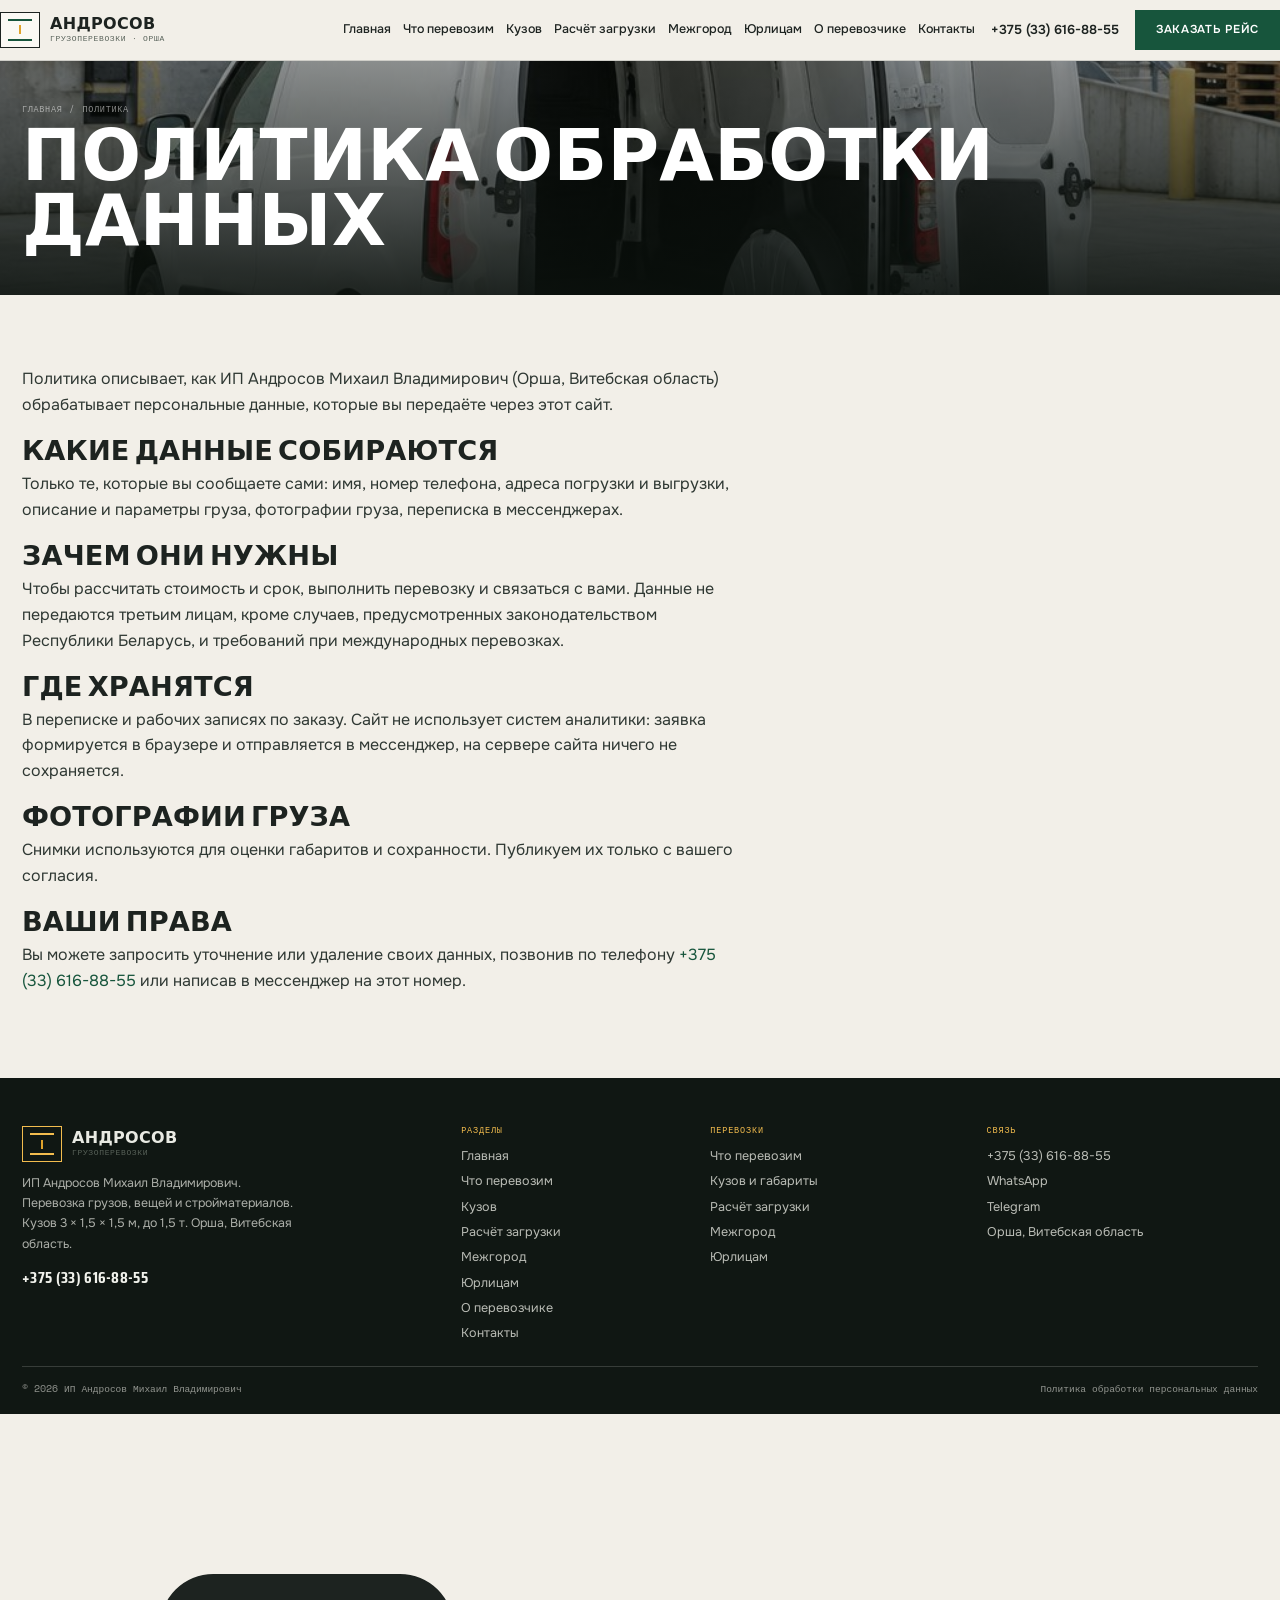
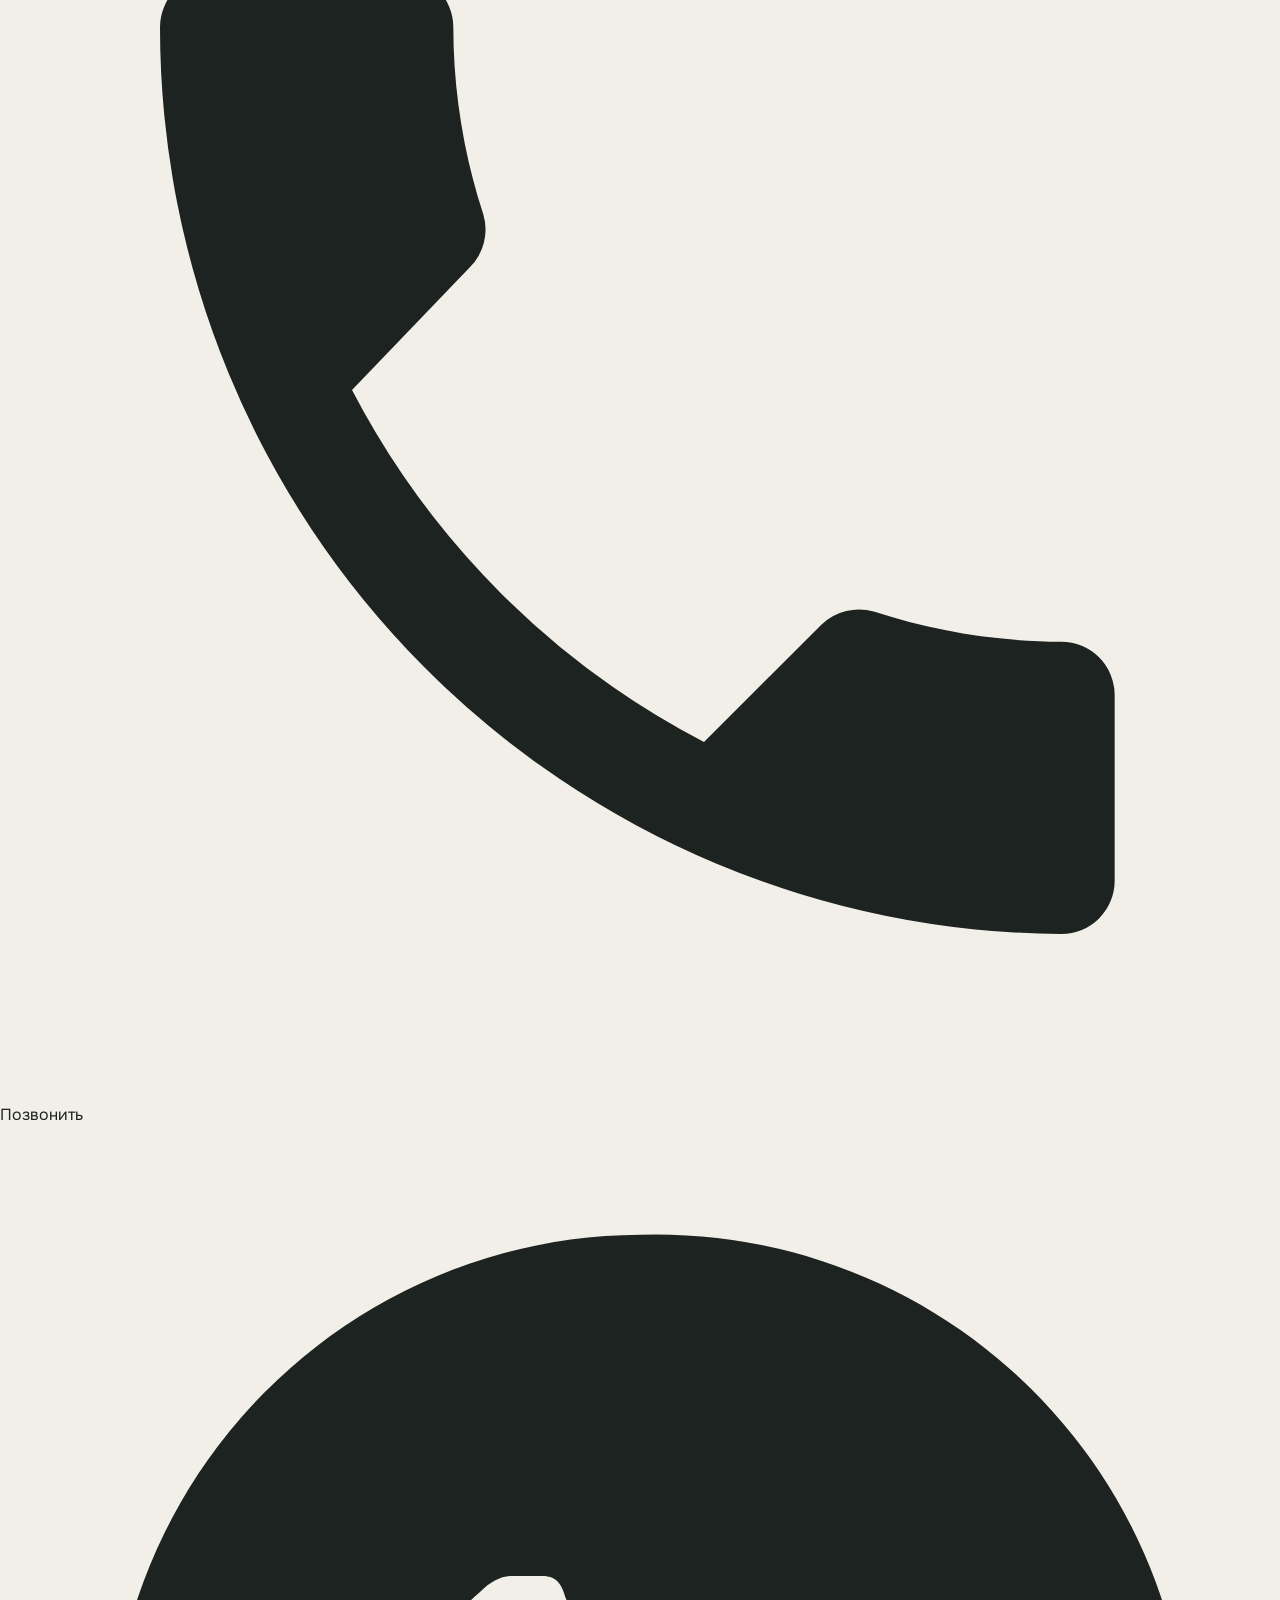
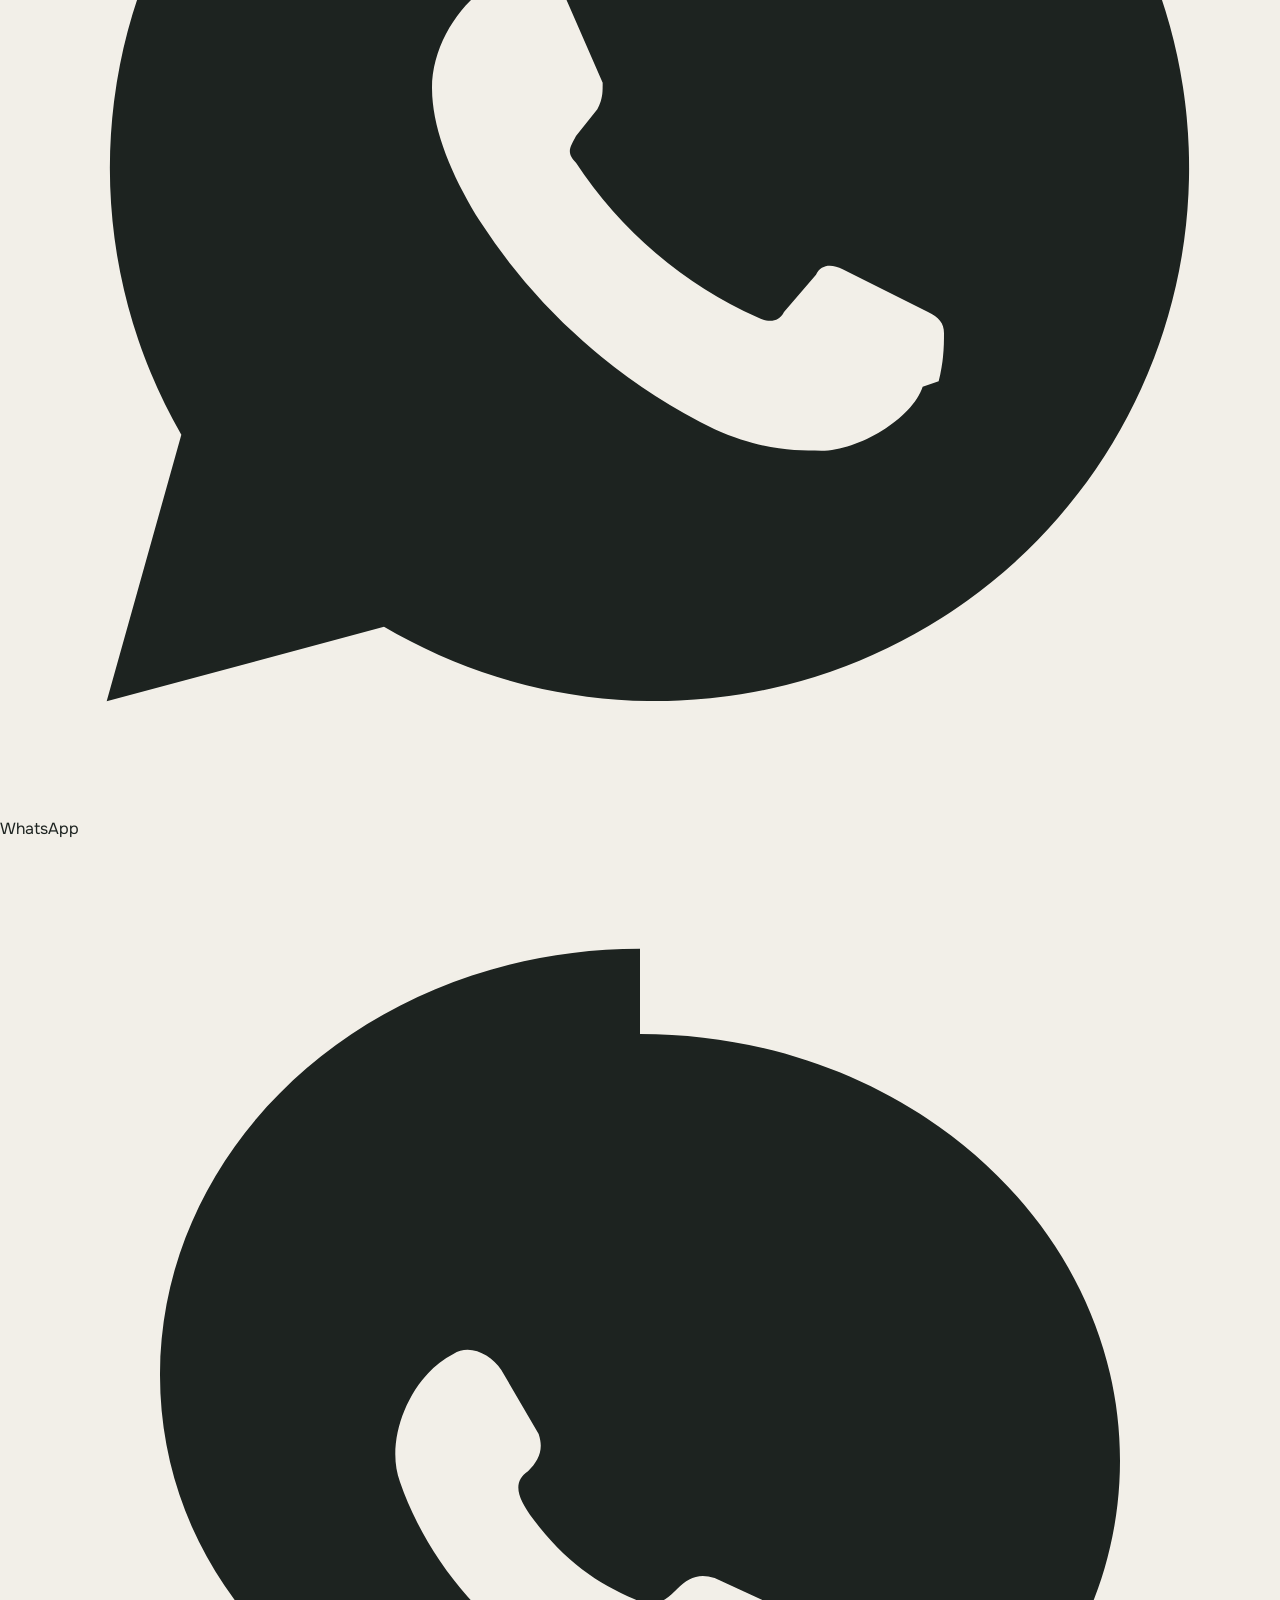
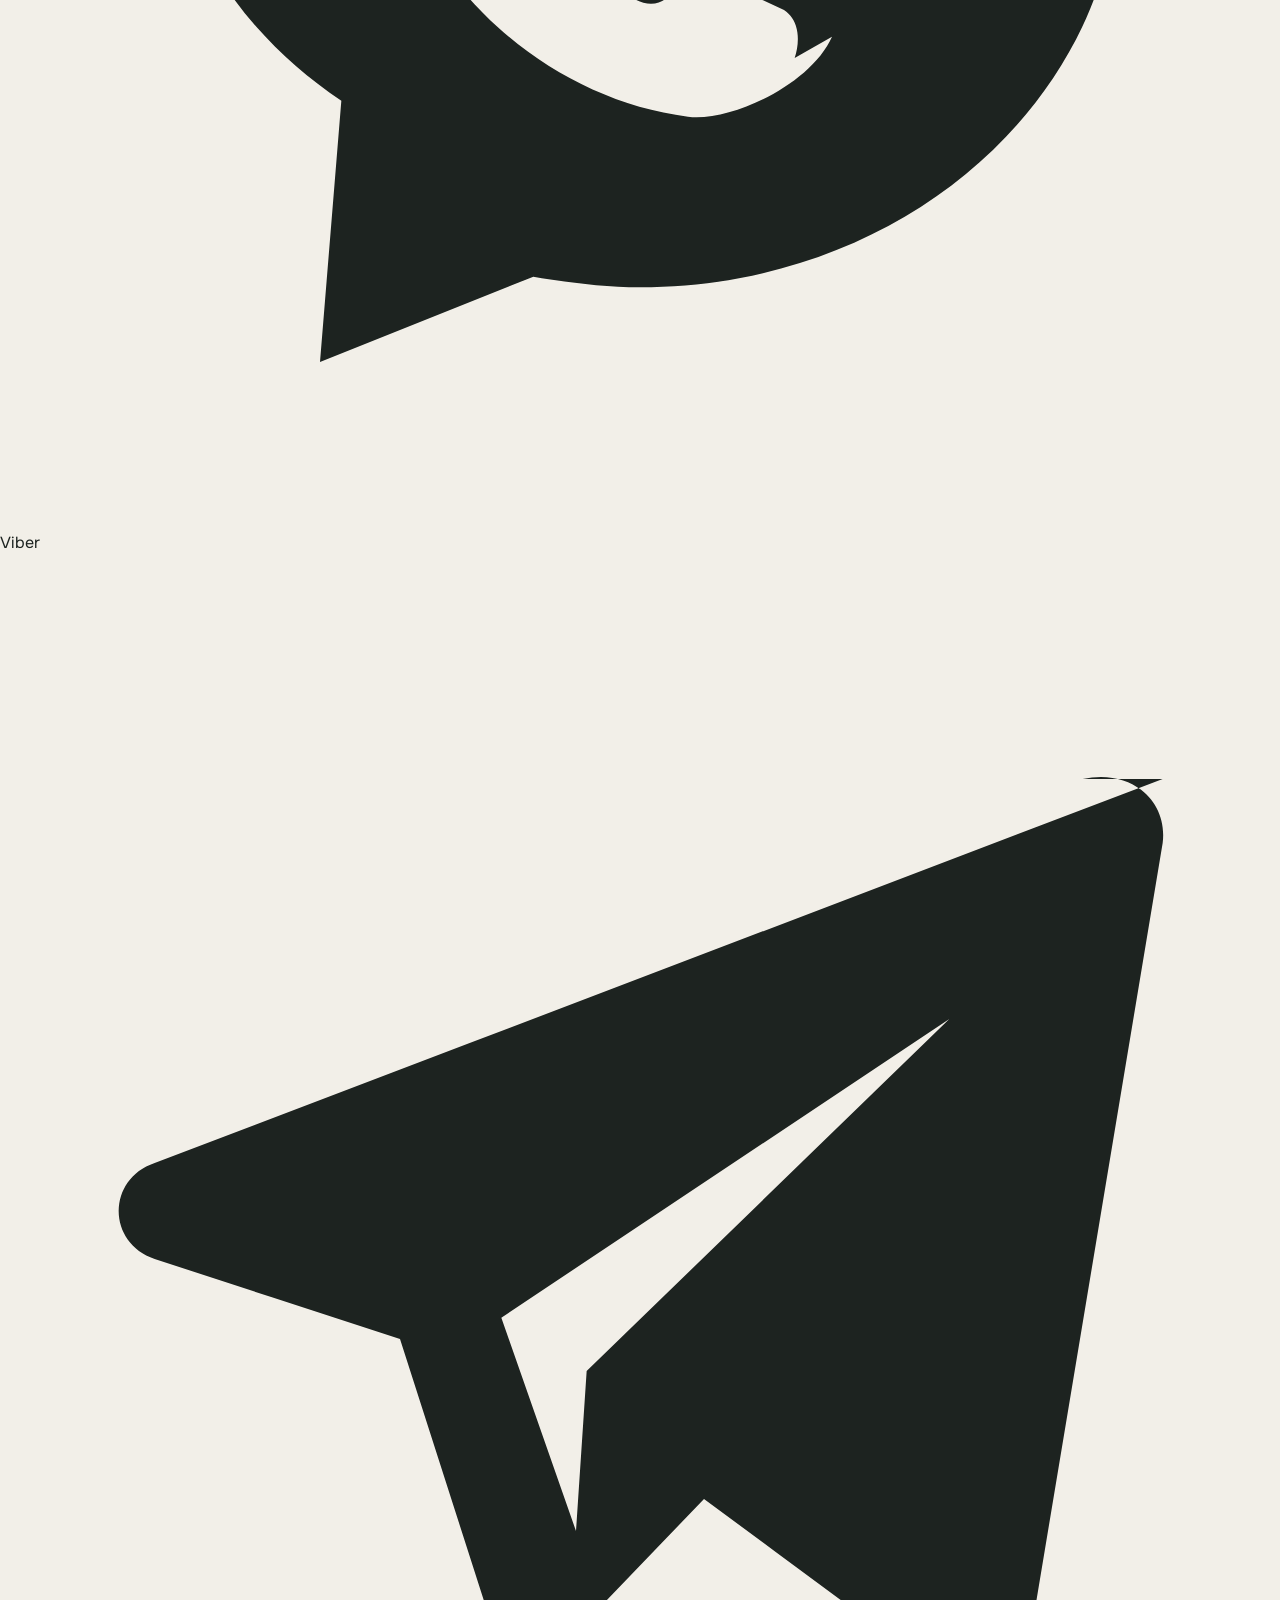
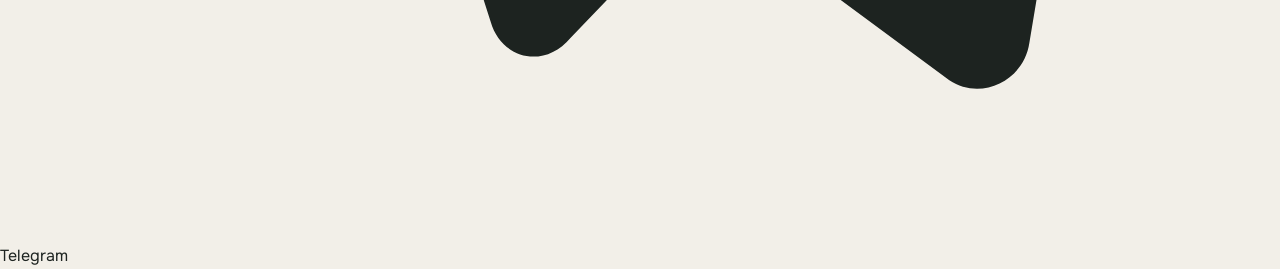
<file: politika.html>
<!DOCTYPE html>
<html lang="ru">
<head>
<meta charset="utf-8">
<meta name="viewport" content="width=device-width, initial-scale=1">
<title>Политика обработки персональных данных | ИП Андросов</title>
<meta name="description" content="Как обрабатываются персональные данные при заказе грузоперевозки.">
<meta property="og:title" content="Политика обработки персональных данных | ИП Андросов">
<meta property="og:description" content="Как обрабатываются персональные данные при заказе грузоперевозки.">
<meta property="og:type" content="website">
<meta name="theme-color" content="#F2EFE8">
<style>
:root{--bg:#F2EFE8;--bg2:#E6E3DA;--ink:#1D2320;--ink2:#2A322D;--paper:#FBF9F4;
--acc:#17553C;--acc-l:#2C7A55;--cargo:#E0A32B;--steel:#6E7A72;--muted:#586259;--line:rgba(29,35,32,.16);
--d:'Saira Condensed',system-ui,sans-serif;--b:'Onest',system-ui,sans-serif;--m:'Space Mono',ui-monospace,monospace;
--pad:22px;--max:1320px}
*{box-sizing:border-box}html{-webkit-text-size-adjust:100%}body{margin:0;background:var(--bg);color:var(--ink);font:16px/1.62 var(--b);-webkit-font-smoothing:antialiased}
img{max-width:100%;display:block}h1,h2,h3{margin:0;font-family:var(--d);font-weight:700;line-height:.92;letter-spacing:.005em;text-transform:uppercase}
a{color:inherit;text-decoration:none}[hidden]{display:none!important}
.wrap{width:100%;max-width:var(--max);margin:0 auto;padding:0 var(--pad)}
.header{position:sticky;top:0;z-index:40;background:rgba(242,239,232,.95);border-bottom:1px solid var(--line);backdrop-filter:blur(8px)}
.header__in{display:flex;align-items:center;gap:16px;padding:10px 0}
.logo{display:flex;align-items:center;gap:10px}
.logo__mark{width:40px;height:36px;border:1.5px solid var(--ink);display:grid;place-items:center;background:var(--paper);position:relative}
.logo__mark::before{content:'';position:absolute;inset:6px 7px auto 7px;height:2px;background:var(--acc)}
.logo__mark::after{content:'';position:absolute;inset:auto 7px 6px 7px;height:2px;background:var(--acc)}
.logo__mark i{width:2px;height:9px;background:var(--cargo)}
.logo__txt{display:flex;flex-direction:column;line-height:1.15}
.logo__txt b{font:700 16px/1 var(--d);letter-spacing:.02em;text-transform:uppercase}
.logo__txt i{font:400 8px/1.5 var(--m);letter-spacing:.08em;text-transform:uppercase;color:var(--muted);font-style:normal}
.nav{display:flex;gap:12px;margin-left:auto;font:500 12.5px/1 var(--b)}
.nav a{padding:6px 0;border-bottom:2px solid transparent}
.nav a:hover,.nav a.is-on{border-color:var(--acc);color:var(--acc)}
.header__tel{font:600 13px/1 var(--b);white-space:nowrap}
.btn{display:inline-flex;align-items:center;justify-content:center;gap:8px;padding:13px 20px;font:600 11.5px/1 var(--b);letter-spacing:.06em;text-transform:uppercase;border:1px solid var(--acc);background:var(--acc);color:#fff;cursor:pointer;transition:.18s}
.btn:hover{background:#0F3F2C;border-color:#0F3F2C}
.btn--ink{background:var(--ink);border-color:var(--ink)}
.btn--ink:hover{background:#0C110E}
.btn--ghost{background:transparent;color:var(--ink);border-color:var(--ink)}
.btn--ghost:hover{background:var(--ink);color:#fff}
.burger{display:none;width:42px;height:36px;border:1px solid var(--ink);background:transparent;align-items:center;justify-content:center;flex-direction:column;gap:4px;cursor:pointer}
.burger i{display:block;width:16px;height:1px;background:var(--ink)}
.burger.is-close i:first-child{transform:rotate(45deg) translateY(3px)}
.burger.is-close i:last-child{transform:rotate(-45deg) translateY(-3px)}
.drawer{position:fixed;inset:0;z-index:90;background:rgba(12,17,14,.82);display:none}
.drawer[data-open]{display:block}
.drawer__in{position:absolute;inset:0 0 0 auto;width:min(400px,92vw);background:var(--bg);padding:18px;overflow-y:auto}
.drawer__top{display:flex;justify-content:space-between;align-items:center;margin-bottom:16px}
.drawer__nav{display:grid;font:700 21px/1 var(--d);text-transform:uppercase}
.drawer__nav a{padding:13px 0;border-bottom:1px solid var(--line)}
.drawer__cta{width:100%;margin-top:16px}
.drawer__note{font-size:12px;color:var(--muted);margin-top:10px}
body.is-locked{overflow:hidden}
.hero{position:relative;min-height:min(94svh,830px);display:flex;align-items:flex-end;overflow:hidden;background:#121814}
.hero__img{position:absolute;inset:0;width:100%;height:100%;object-fit:cover}
.hero::after{content:'';position:absolute;inset:0;background:linear-gradient(180deg,rgba(10,16,12,.46),rgba(10,16,12,.06) 42%,rgba(10,16,12,.86) 76%,#121814 100%)}
.hero__in{position:relative;z-index:2;width:100%;padding:clamp(28px,4.6vw,58px) 0 clamp(14px,2vw,22px);color:#F5F3EC}
.hero h1{font-size:clamp(2.4rem,7.4vw,6rem);letter-spacing:.01em;color:#fff}
.hero h1 em{font-style:normal;color:#F2BC4E}
.hero__lede{max-width:46ch;margin:14px 0 18px;color:rgba(245,243,236,.88)}
.hero__acts{display:flex;flex-wrap:wrap;gap:9px;margin-bottom:clamp(14px,2.2vw,26px)}
.hero__acts .btn--ghost{color:#fff;border-color:rgba(255,255,255,.62)}
.hero__acts .btn--ghost:hover{background:#fff;color:var(--ink)}
.hero__facts{display:grid;grid-template-columns:repeat(4,minmax(0,1fr));border-top:1px solid rgba(255,255,255,.28);gap:0 12px}
.hero__facts div{padding:11px 0 0}
.hero__facts b{display:block;font:700 clamp(1.05rem,1.7vw,1.3rem)/1.2 var(--d);text-transform:uppercase}
.hero__facts span{font:400 8.5px/1.5 var(--m);letter-spacing:.06em;text-transform:uppercase;color:#F2BC4E}
@media (max-width:1024px){.nav{display:none}.burger{display:flex}.header__tel{display:none}.hero__facts{grid-template-columns:1fr 1fr}}
@media (max-width:380px){.header .btn{display:none}}
</style>
<link rel="preconnect" href="https://fonts.googleapis.com">
<link rel="preconnect" href="https://fonts.gstatic.com" crossorigin>
<link href="https://fonts.googleapis.com/css2?family=Saira+Condensed:wght@600;700&family=Onest:wght@400;500;600;700&family=Space+Mono:wght@400;700&display=swap" rel="stylesheet">
<link rel="stylesheet" href="assets/css/style.v1.css">
<link rel="icon" href="assets/img/favicon.svg" type="image/svg+xml">
</head>
<body>
<header class="header"><div class="header__in wrap">
<a class="logo" href="index.html"><span class="logo__mark"><i></i></span><span class="logo__txt"><b>Андросов</b><i>грузоперевозки · Орша</i></span></a>
<nav class="nav" aria-label="Основное меню"><a href="index.html">Главная</a><a href="uslugi.html">Что перевозим</a><a href="mashina.html">Кузов</a><a href="raschet.html">Расчёт загрузки</a><a href="mezhgorod.html">Межгород</a><a href="yurlicam.html">Юрлицам</a><a href="o-perevozchike.html">О перевозчике</a><a href="kontakty.html">Контакты</a></nav>
<a class="header__tel" href="tel:+375336168855">+375 (33) 616-88-55</a>
<a class="btn" href="#zayavka">Заказать рейс</a>
<button class="burger" type="button" aria-label="Меню" aria-expanded="false" aria-controls="drawer"><i></i><i></i><i></i></button>
</div></header>
<div class="drawer" id="drawer" role="dialog" aria-modal="true" aria-label="Меню" hidden>
<div class="drawer__in">
<div class="drawer__top">
<a class="logo" href="index.html"><span class="logo__mark"><i></i></span><span class="logo__txt"><b>Андросов</b><i>Орша</i></span></a>
<button class="burger is-close" type="button" data-close aria-label="Закрыть меню"><i></i><i></i></button>
</div>
<nav class="drawer__nav"><a href="index.html">Главная</a><a href="uslugi.html">Что перевозим</a><a href="mashina.html">Кузов</a><a href="raschet.html">Расчёт загрузки</a><a href="mezhgorod.html">Межгород</a><a href="yurlicam.html">Юрлицам</a><a href="o-perevozchike.html">О перевозчике</a><a href="kontakty.html">Контакты</a></nav>
<a class="btn drawer__cta" href="tel:+375336168855">Позвонить +375 (33) 616-88-55</a>
<p class="drawer__note">Грузоперевозки из Орши: жёсткий кузов 3 × 1,5 × 1,5 м, до 1,5 т, задняя загрузка. Личные вещи, мебель, стройматериалы. По Беларуси и за границу, работа с юрлицами.</p>
</div></div>
<main>
<section class="phero" style="min-height:clamp(190px,26vh,260px)"><img src="assets/img/hero.jpg" alt="Фургон" width="1536" height="1024">
<div class="phero__in"><div class="wrap"><div class="crumbs"><a href="index.html">Главная</a> / Политика</div><h1>Политика обработки данных</h1></div></div></section>
<section class="section"><div class="wrap"><div class="prose">
<p>Политика описывает, как ИП Андросов Михаил Владимирович (Орша, Витебская область) обрабатывает персональные данные, которые вы передаёте через этот сайт.</p>
<h3>Какие данные собираются</h3>
<p>Только те, которые вы сообщаете сами: имя, номер телефона, адреса погрузки и выгрузки, описание и параметры груза, фотографии груза, переписка в мессенджерах.</p>
<h3>Зачем они нужны</h3>
<p>Чтобы рассчитать стоимость и срок, выполнить перевозку и связаться с вами. Данные не передаются третьим лицам, кроме случаев, предусмотренных законодательством Республики Беларусь, и требований при международных перевозках.</p>
<h3>Где хранятся</h3>
<p>В переписке и рабочих записях по заказу. Сайт не использует систем аналитики: заявка формируется в браузере и отправляется в мессенджер, на сервере сайта ничего не сохраняется.</p>
<h3>Фотографии груза</h3>
<p>Снимки используются для оценки габаритов и сохранности. Публикуем их только с вашего согласия.</p>
<h3>Ваши права</h3>
<p>Вы можете запросить уточнение или удаление своих данных, позвонив по телефону <a href="tel:+375336168855" style="color:var(--acc)">+375 (33) 616-88-55</a> или написав в мессенджер на этот номер.</p>
</div></div></section>
</main>
<footer class="footer"><div class="wrap">
<div class="footer__top">
<div class="footer__about"><a class="logo logo--f" href="index.html"><span class="logo__mark"><i></i></span><span class="logo__txt"><b>Андросов</b><i>грузоперевозки</i></span></a>
<p>ИП Андросов Михаил Владимирович. Перевозка грузов, вещей и стройматериалов. Кузов 3 × 1,5 × 1,5 м, до 1,5 т. Орша, Витебская область.</p>
<a class="footer__tel" href="tel:+375336168855">+375 (33) 616-88-55</a>
</div>
<div><h4>Разделы</h4><ul><li><a href="index.html">Главная</a></li><li><a href="uslugi.html">Что перевозим</a></li><li><a href="mashina.html">Кузов</a></li><li><a href="raschet.html">Расчёт загрузки</a></li><li><a href="mezhgorod.html">Межгород</a></li><li><a href="yurlicam.html">Юрлицам</a></li><li><a href="o-perevozchike.html">О перевозчике</a></li><li><a href="kontakty.html">Контакты</a></li></ul></div>
<div><h4>Перевозки</h4><ul><li><a href="uslugi.html">Что перевозим</a></li><li><a href="mashina.html">Кузов и габариты</a></li><li><a href="raschet.html">Расчёт загрузки</a></li><li><a href="mezhgorod.html">Межгород</a></li><li><a href="yurlicam.html">Юрлицам</a></li></ul></div>
<div><h4>Связь</h4><ul><li><a href="tel:+375336168855">+375 (33) 616-88-55</a></li><li><a href="https://wa.me/375336168855" target="_blank" rel="noopener">WhatsApp</a></li><li><a href="https://t.me/+375336168855" target="_blank" rel="noopener">Telegram</a></li><li><a href="https://yandex.by/maps/?text=%D0%9E%D1%80%D1%88%D0%B0%20%D0%B3%D1%80%D1%83%D0%B7%D0%BE%D0%BF%D0%B5%D1%80%D0%B5%D0%B2%D0%BE%D0%B7%D0%BA%D0%B8" target="_blank" rel="noopener">Орша, Витебская область</a></li></ul></div>
</div>
<div class="footer__bottom"><span>© <span id="yr">2026</span> ИП Андросов Михаил Владимирович</span>
<span><a href="politika.html">Политика обработки персональных данных</a></span></div>
</div></footer>
<div class="mbar" role="navigation" aria-label="Быстрая связь">
<a href="tel:+375336168855"><svg viewBox="0 0 24 24" fill="currentColor" aria-hidden="true"><path d="M6.6 10.8a15.5 15.5 0 0 0 6.6 6.6l2.2-2.2a1 1 0 0 1 1-.24c1.1.36 2.3.56 3.5.56a1 1 0 0 1 1 1V20a1 1 0 0 1-1 1A17 17 0 0 1 3 4a1 1 0 0 1 1-1h3.5a1 1 0 0 1 1 1c0 1.2.2 2.4.56 3.5a1 1 0 0 1-.25 1z"/></svg>Позвонить</a>
<a href="https://wa.me/375336168855" target="_blank" rel="noopener"><svg viewBox="0 0 24 24" fill="currentColor" aria-hidden="true"><path d="M12 2a10 10 0 0 0-8.6 15L2 22l5.2-1.4A10 10 0 1 0 12 2m5.3 14.1c-.2.6-1.2 1.2-1.9 1.2-.5 0-1.1 0-2-.4a11 11 0 0 1-4.4-3.9c-.5-.8-.9-1.7-.9-2.5 0-.7.4-1.4.9-1.8.2-.2.4-.3.6-.3h.5c.2 0 .4 0 .5.4l.7 1.6c0 .2 0 .3-.1.5l-.4.5c-.1.2-.2.3 0 .5a8 8 0 0 0 3.4 2.9c.2.1.4.1.5-.1l.6-.7c.1-.2.3-.2.5-.1l1.6.8c.2.1.3.2.3.4s0 .5-.1.9"/></svg>WhatsApp</a>
<a href="viber://chat?number=%2B375336168855"><svg viewBox="0 0 24 24" fill="currentColor" aria-hidden="true"><path d="M12 2C7 2 3 5.6 3 10c0 2.5 1.3 4.7 3.4 6.1L6 21l4-1.6c.6.1 1.3.2 2 .2 5 0 9-3.6 9-8s-4-8-9-8m3.6 11.3c-.4.9-1.9 1.6-2.7 1.5-2.4-.3-4.6-2.1-5.4-4.4-.3-.8.2-2 1-2.4.3-.2.7 0 .9.3l.7 1.2c.1.3 0 .5-.2.7-.3.2-.2.5.1.9.6.8 1.2 1.2 1.9 1.5.4.2.6 0 .8-.2s.4-.3.7-.2l1.3.6c.3.2.3.6.2.9"/></svg>Viber</a>
<a href="https://t.me/+375336168855" target="_blank" rel="noopener"><svg viewBox="0 0 24 24" fill="currentColor" aria-hidden="true"><path d="M21.8 4.2 2.9 11.4c-.9.3-.9 1.5 0 1.8l4.6 1.5 1.7 5.3c.2.7 1 .9 1.5.3l2.5-2.6 4.6 3.4c.6.4 1.4 0 1.5-.7l2.5-15c.1-.8-.6-1.4-1.5-1.2M9.4 14.3l8.4-5.6-6.8 6.6-.2 3z"/></svg>Telegram</a>
</div>
<script src="assets/js/main.v1.js"></script>
</body>
</html>
</file>
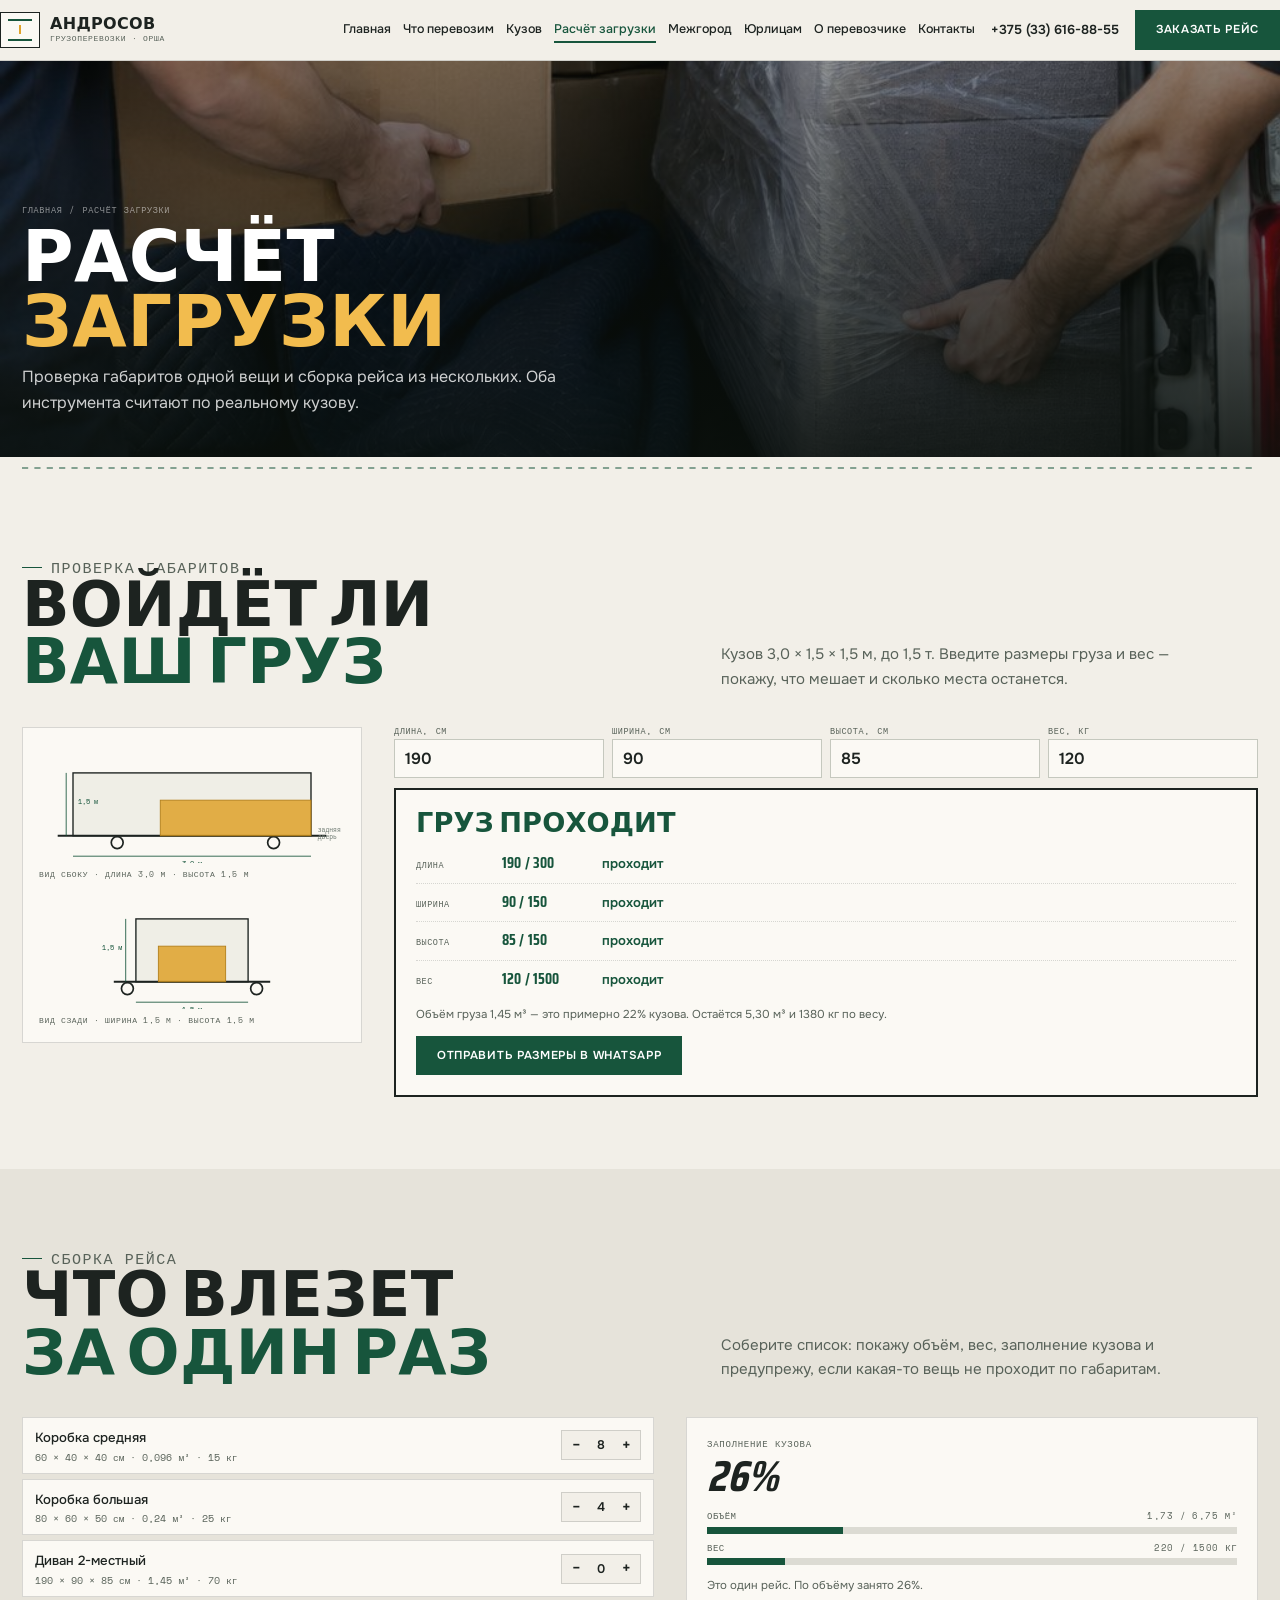
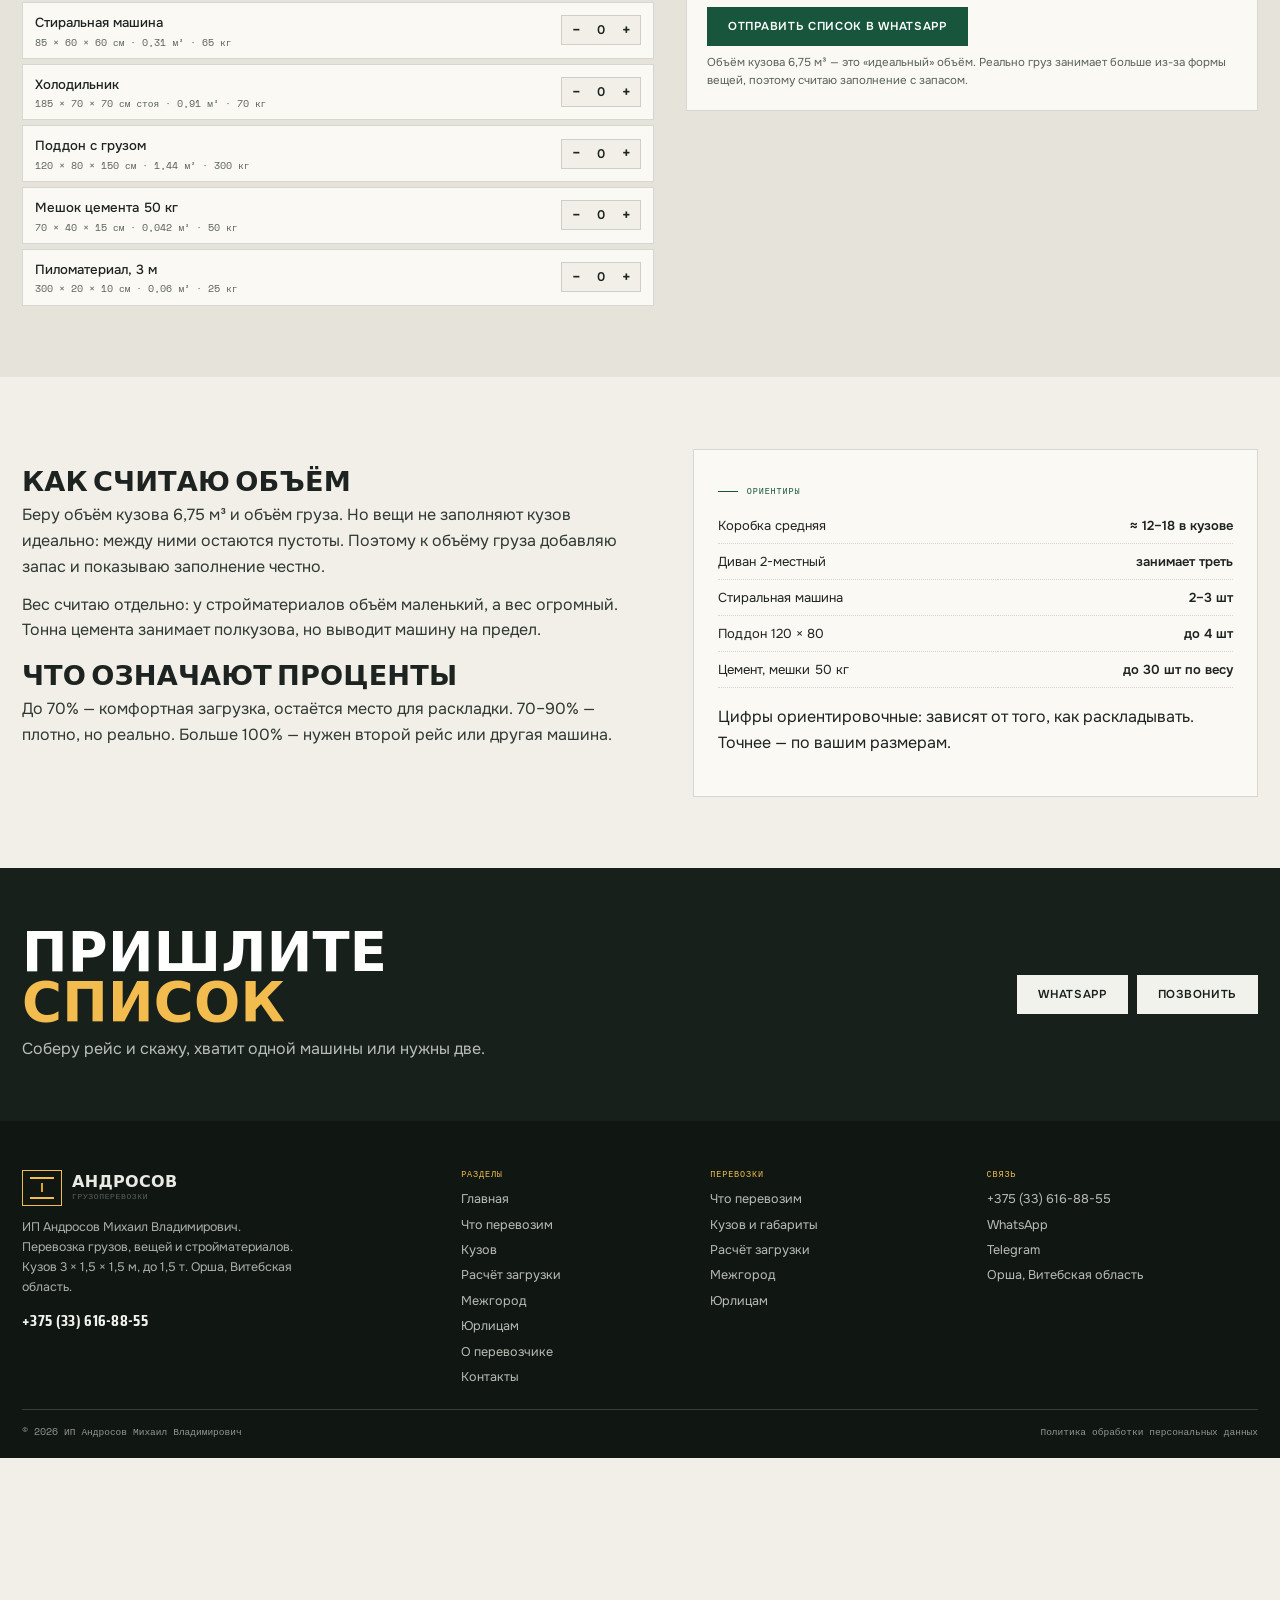
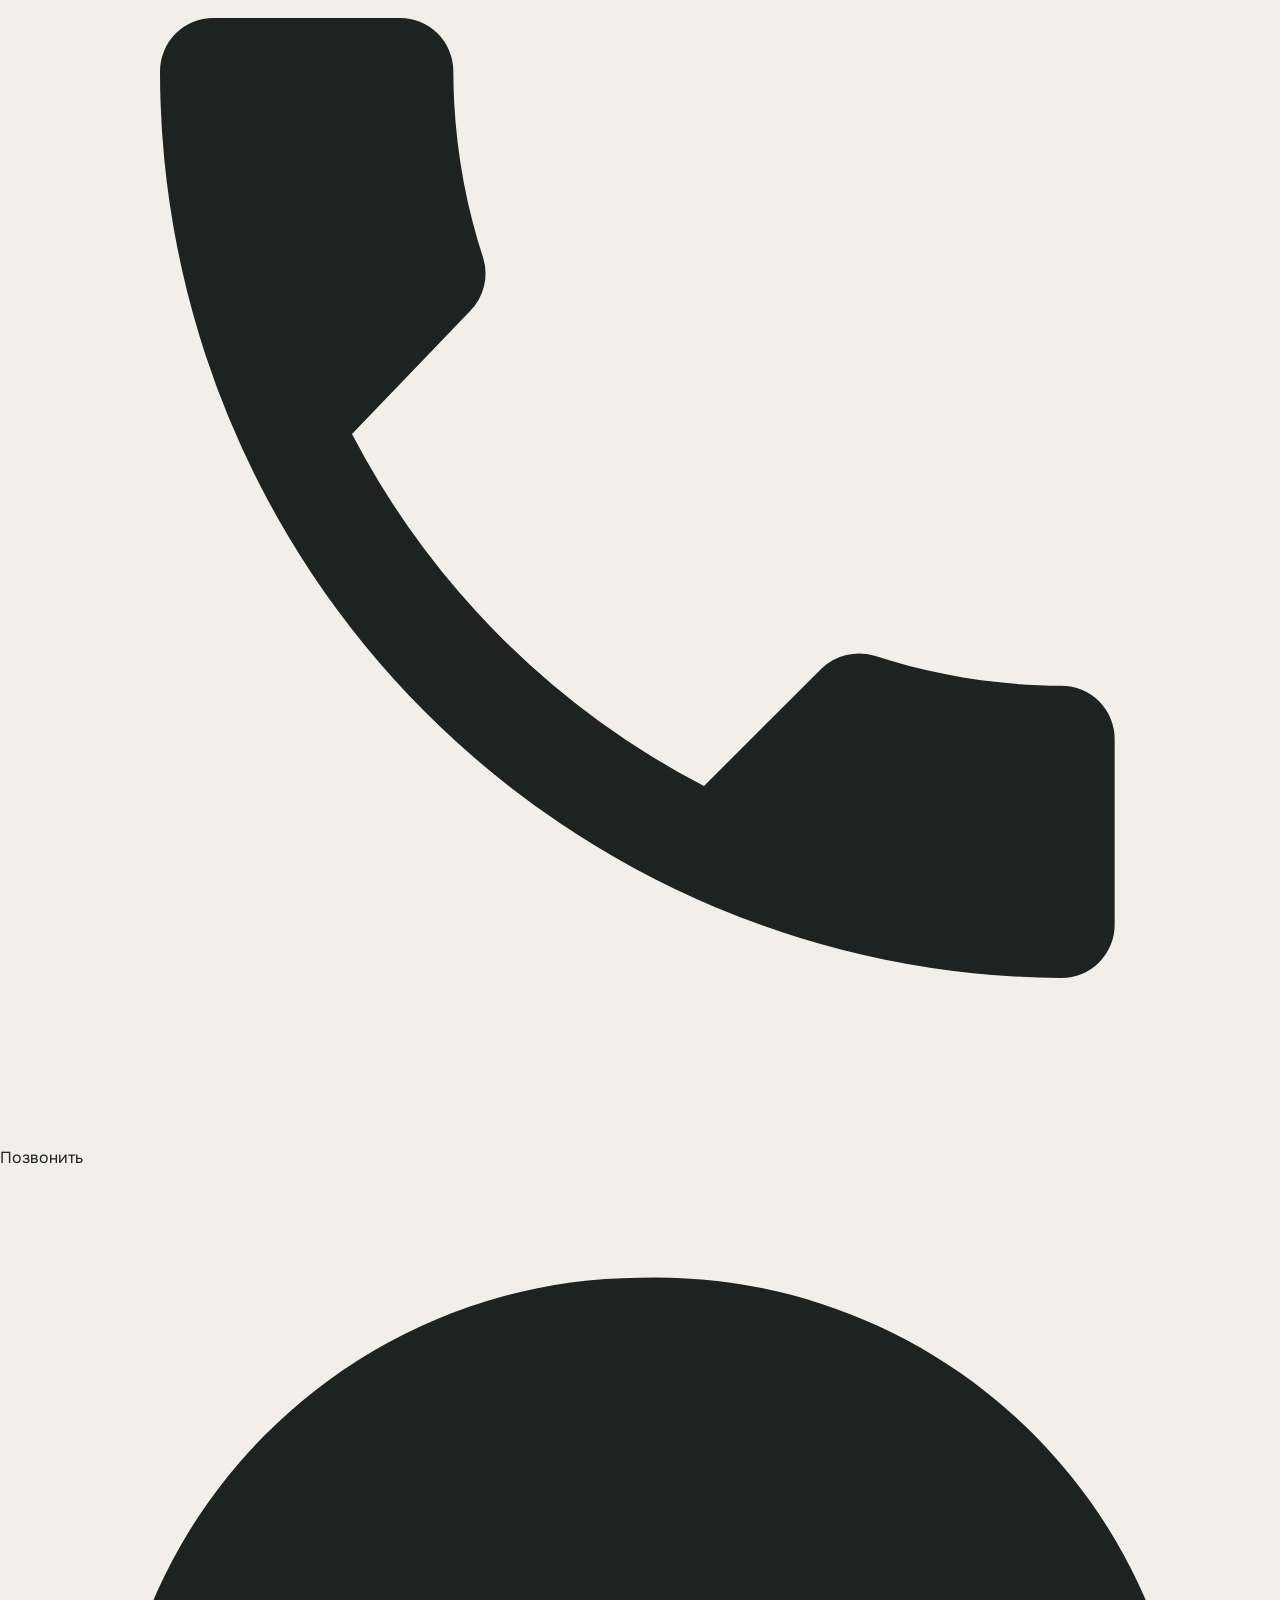
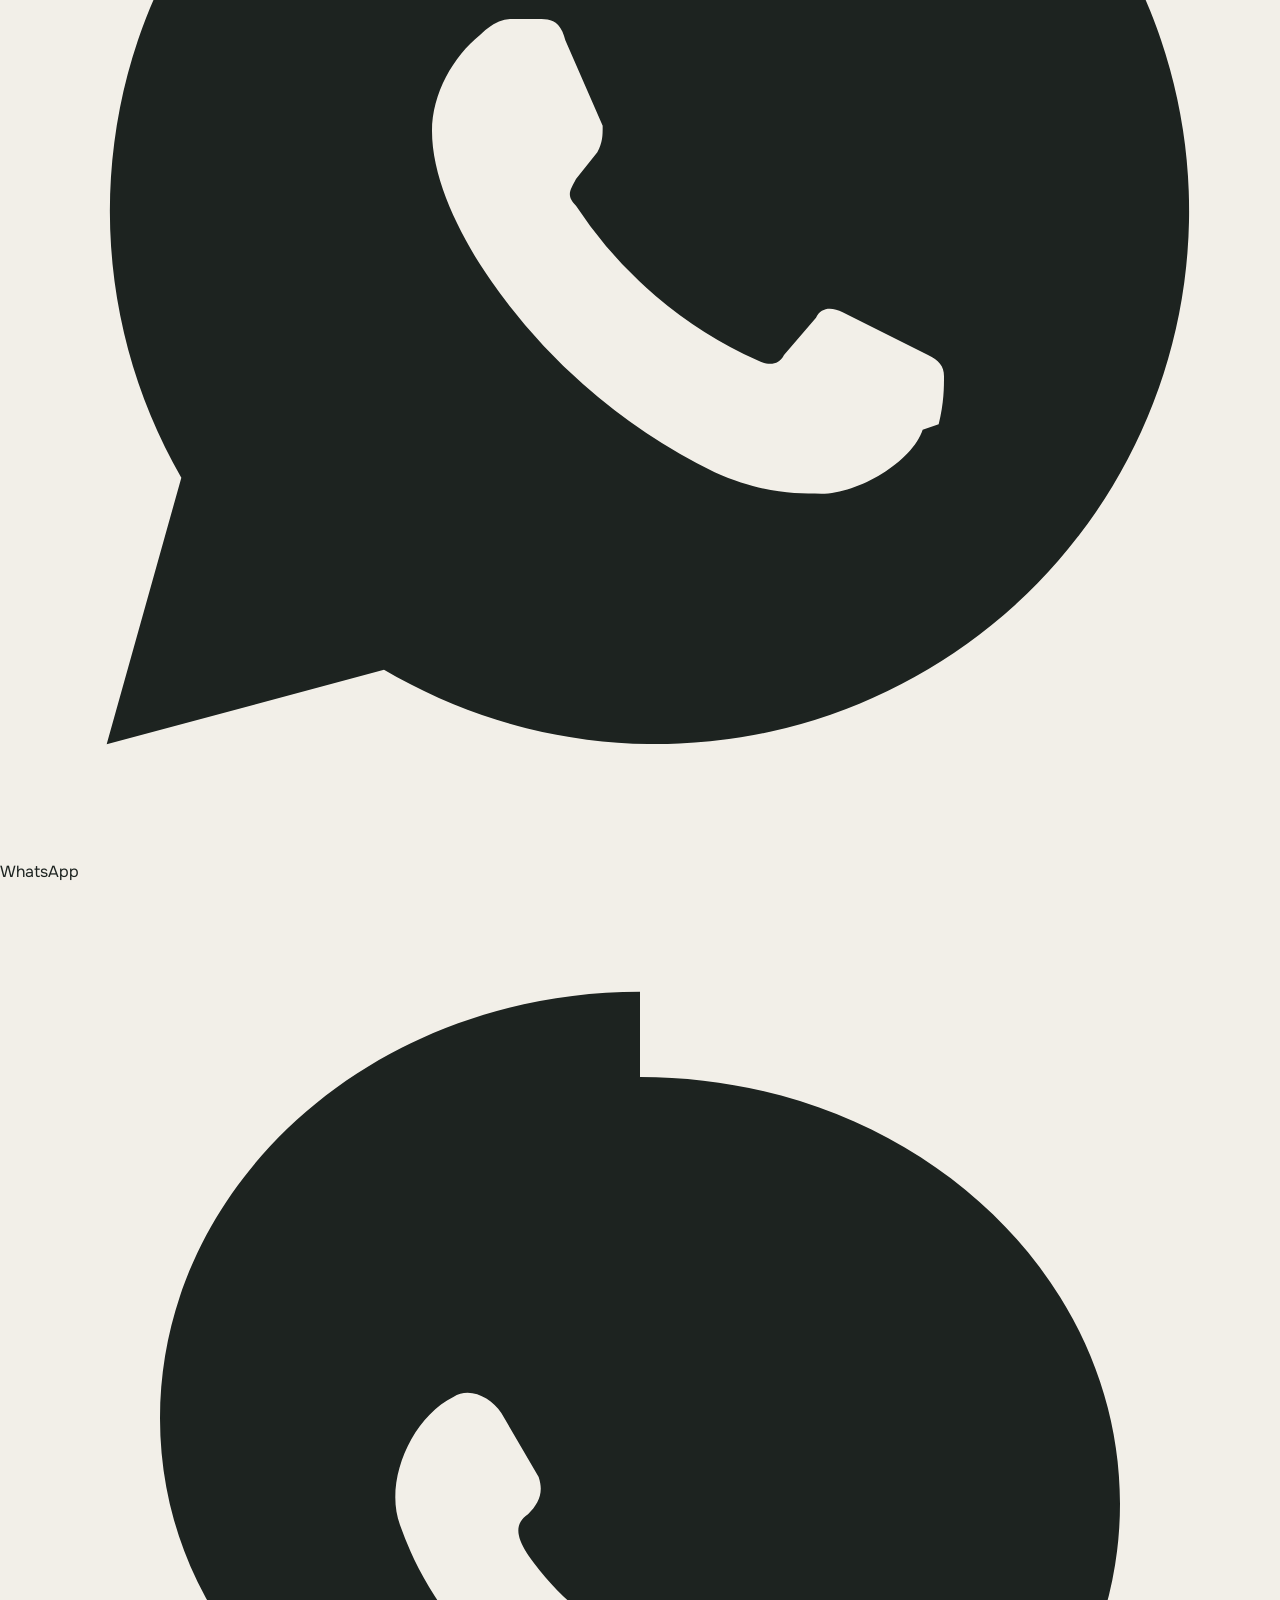
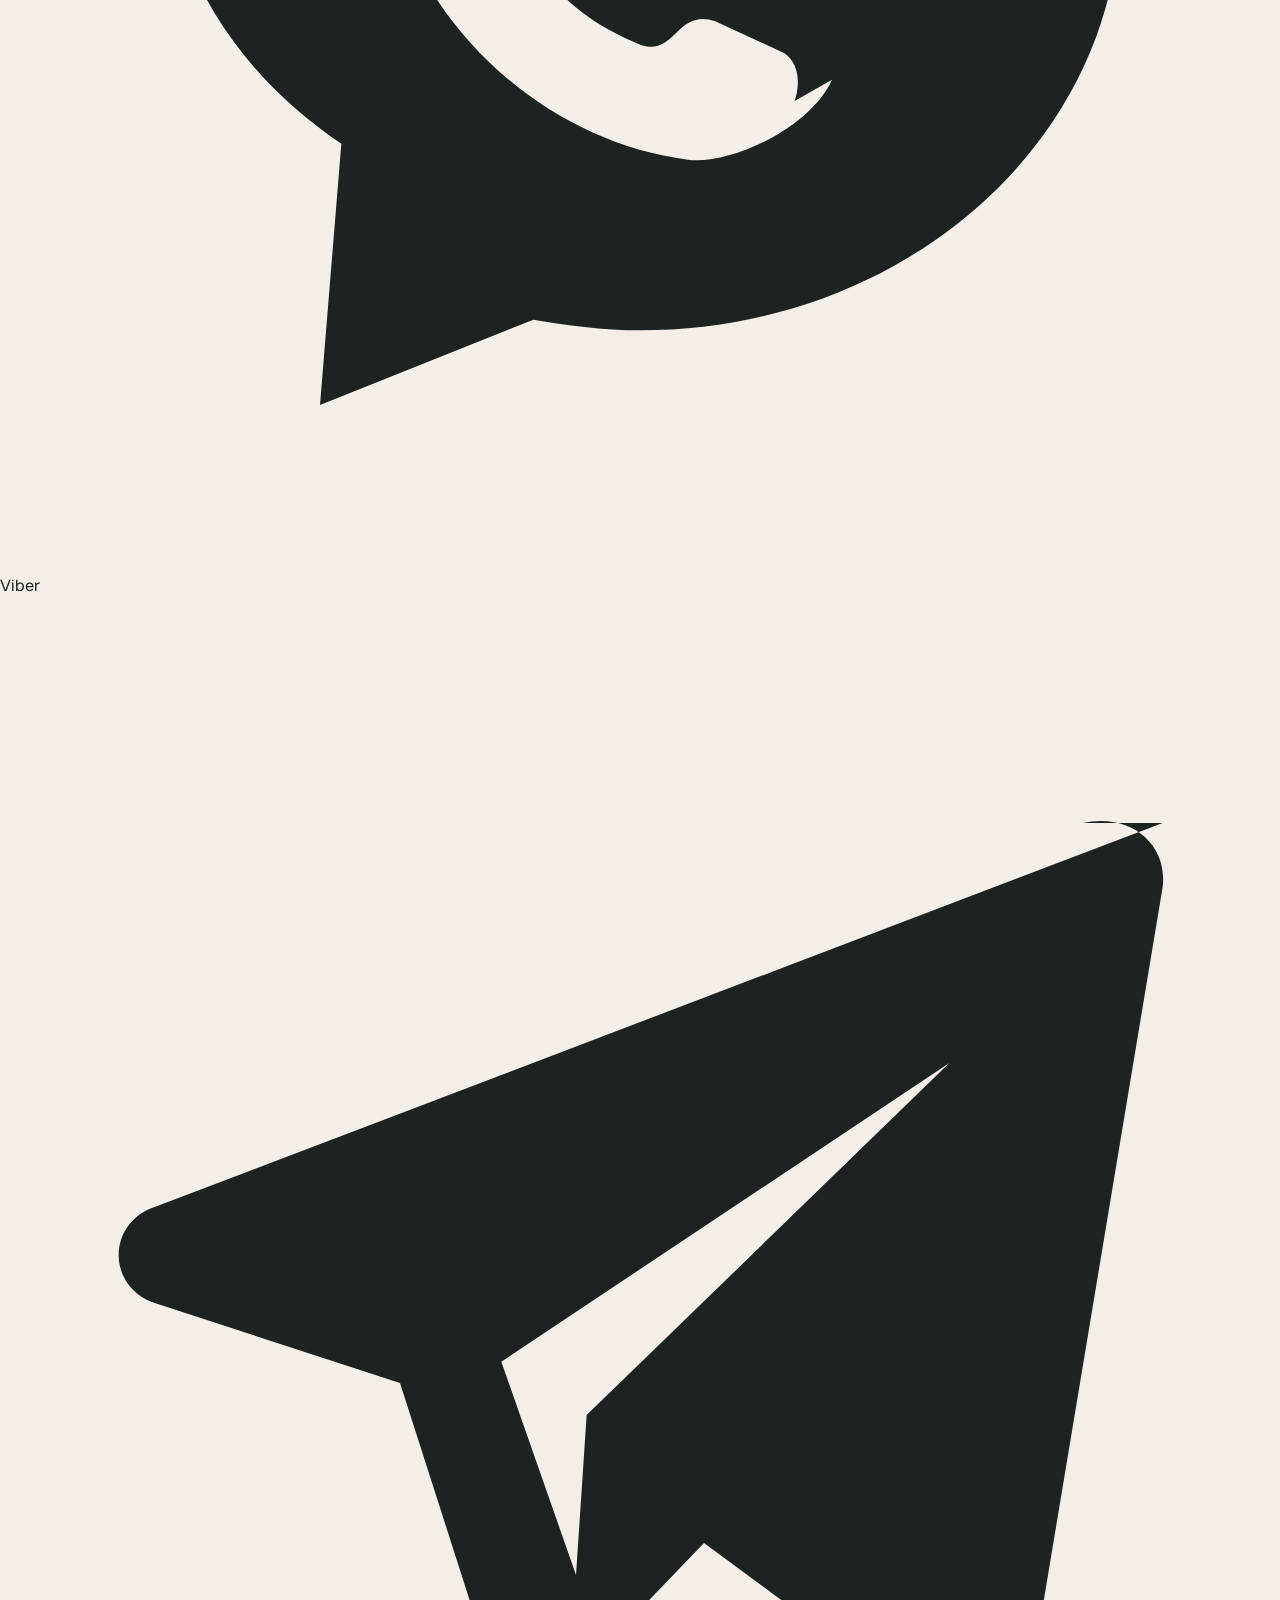
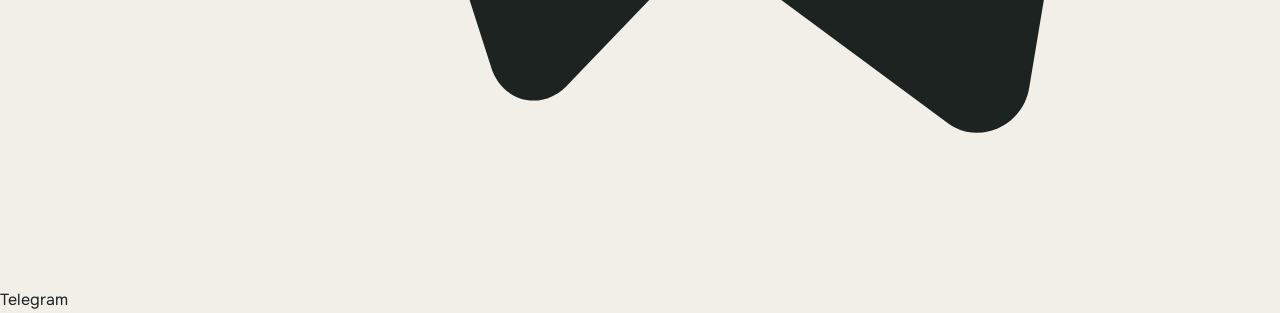
<file: raschet.html>
<!DOCTYPE html>
<html lang="ru">
<head>
<meta charset="utf-8">
<meta name="viewport" content="width=device-width, initial-scale=1">
<title>Расчёт загрузки: проверка габаритов и сборка рейса</title>
<meta name="description" content="Онлайн-проверка груза по кузову 3 × 1,5 × 1,5 м и сборка рейса: объём, вес, заполнение и число рейсов.">
<meta property="og:title" content="Расчёт загрузки: проверка габаритов и сборка рейса">
<meta property="og:description" content="Онлайн-проверка груза по кузову 3 × 1,5 × 1,5 м и сборка рейса: объём, вес, заполнение и число рейсов.">
<meta property="og:type" content="website">
<meta name="theme-color" content="#F2EFE8">
<style>
:root{--bg:#F2EFE8;--bg2:#E6E3DA;--ink:#1D2320;--ink2:#2A322D;--paper:#FBF9F4;
--acc:#17553C;--acc-l:#2C7A55;--cargo:#E0A32B;--steel:#6E7A72;--muted:#586259;--line:rgba(29,35,32,.16);
--d:'Saira Condensed',system-ui,sans-serif;--b:'Onest',system-ui,sans-serif;--m:'Space Mono',ui-monospace,monospace;
--pad:22px;--max:1320px}
*{box-sizing:border-box}html{-webkit-text-size-adjust:100%}body{margin:0;background:var(--bg);color:var(--ink);font:16px/1.62 var(--b);-webkit-font-smoothing:antialiased}
img{max-width:100%;display:block}h1,h2,h3{margin:0;font-family:var(--d);font-weight:700;line-height:.92;letter-spacing:.005em;text-transform:uppercase}
a{color:inherit;text-decoration:none}[hidden]{display:none!important}
.wrap{width:100%;max-width:var(--max);margin:0 auto;padding:0 var(--pad)}
.header{position:sticky;top:0;z-index:40;background:rgba(242,239,232,.95);border-bottom:1px solid var(--line);backdrop-filter:blur(8px)}
.header__in{display:flex;align-items:center;gap:16px;padding:10px 0}
.logo{display:flex;align-items:center;gap:10px}
.logo__mark{width:40px;height:36px;border:1.5px solid var(--ink);display:grid;place-items:center;background:var(--paper);position:relative}
.logo__mark::before{content:'';position:absolute;inset:6px 7px auto 7px;height:2px;background:var(--acc)}
.logo__mark::after{content:'';position:absolute;inset:auto 7px 6px 7px;height:2px;background:var(--acc)}
.logo__mark i{width:2px;height:9px;background:var(--cargo)}
.logo__txt{display:flex;flex-direction:column;line-height:1.15}
.logo__txt b{font:700 16px/1 var(--d);letter-spacing:.02em;text-transform:uppercase}
.logo__txt i{font:400 8px/1.5 var(--m);letter-spacing:.08em;text-transform:uppercase;color:var(--muted);font-style:normal}
.nav{display:flex;gap:12px;margin-left:auto;font:500 12.5px/1 var(--b)}
.nav a{padding:6px 0;border-bottom:2px solid transparent}
.nav a:hover,.nav a.is-on{border-color:var(--acc);color:var(--acc)}
.header__tel{font:600 13px/1 var(--b);white-space:nowrap}
.btn{display:inline-flex;align-items:center;justify-content:center;gap:8px;padding:13px 20px;font:600 11.5px/1 var(--b);letter-spacing:.06em;text-transform:uppercase;border:1px solid var(--acc);background:var(--acc);color:#fff;cursor:pointer;transition:.18s}
.btn:hover{background:#0F3F2C;border-color:#0F3F2C}
.btn--ink{background:var(--ink);border-color:var(--ink)}
.btn--ink:hover{background:#0C110E}
.btn--ghost{background:transparent;color:var(--ink);border-color:var(--ink)}
.btn--ghost:hover{background:var(--ink);color:#fff}
.burger{display:none;width:42px;height:36px;border:1px solid var(--ink);background:transparent;align-items:center;justify-content:center;flex-direction:column;gap:4px;cursor:pointer}
.burger i{display:block;width:16px;height:1px;background:var(--ink)}
.burger.is-close i:first-child{transform:rotate(45deg) translateY(3px)}
.burger.is-close i:last-child{transform:rotate(-45deg) translateY(-3px)}
.drawer{position:fixed;inset:0;z-index:90;background:rgba(12,17,14,.82);display:none}
.drawer[data-open]{display:block}
.drawer__in{position:absolute;inset:0 0 0 auto;width:min(400px,92vw);background:var(--bg);padding:18px;overflow-y:auto}
.drawer__top{display:flex;justify-content:space-between;align-items:center;margin-bottom:16px}
.drawer__nav{display:grid;font:700 21px/1 var(--d);text-transform:uppercase}
.drawer__nav a{padding:13px 0;border-bottom:1px solid var(--line)}
.drawer__cta{width:100%;margin-top:16px}
.drawer__note{font-size:12px;color:var(--muted);margin-top:10px}
body.is-locked{overflow:hidden}
.hero{position:relative;min-height:min(94svh,830px);display:flex;align-items:flex-end;overflow:hidden;background:#121814}
.hero__img{position:absolute;inset:0;width:100%;height:100%;object-fit:cover}
.hero::after{content:'';position:absolute;inset:0;background:linear-gradient(180deg,rgba(10,16,12,.46),rgba(10,16,12,.06) 42%,rgba(10,16,12,.86) 76%,#121814 100%)}
.hero__in{position:relative;z-index:2;width:100%;padding:clamp(28px,4.6vw,58px) 0 clamp(14px,2vw,22px);color:#F5F3EC}
.hero h1{font-size:clamp(2.4rem,7.4vw,6rem);letter-spacing:.01em;color:#fff}
.hero h1 em{font-style:normal;color:#F2BC4E}
.hero__lede{max-width:46ch;margin:14px 0 18px;color:rgba(245,243,236,.88)}
.hero__acts{display:flex;flex-wrap:wrap;gap:9px;margin-bottom:clamp(14px,2.2vw,26px)}
.hero__acts .btn--ghost{color:#fff;border-color:rgba(255,255,255,.62)}
.hero__acts .btn--ghost:hover{background:#fff;color:var(--ink)}
.hero__facts{display:grid;grid-template-columns:repeat(4,minmax(0,1fr));border-top:1px solid rgba(255,255,255,.28);gap:0 12px}
.hero__facts div{padding:11px 0 0}
.hero__facts b{display:block;font:700 clamp(1.05rem,1.7vw,1.3rem)/1.2 var(--d);text-transform:uppercase}
.hero__facts span{font:400 8.5px/1.5 var(--m);letter-spacing:.06em;text-transform:uppercase;color:#F2BC4E}
@media (max-width:1024px){.nav{display:none}.burger{display:flex}.header__tel{display:none}.hero__facts{grid-template-columns:1fr 1fr}}
@media (max-width:380px){.header .btn{display:none}}
</style>
<link rel="preconnect" href="https://fonts.googleapis.com">
<link rel="preconnect" href="https://fonts.gstatic.com" crossorigin>
<link href="https://fonts.googleapis.com/css2?family=Saira+Condensed:wght@600;700&family=Onest:wght@400;500;600;700&family=Space+Mono:wght@400;700&display=swap" rel="stylesheet">
<link rel="stylesheet" href="assets/css/style.v1.css">
<link rel="icon" href="assets/img/favicon.svg" type="image/svg+xml">
</head>
<body>
<header class="header"><div class="header__in wrap">
<a class="logo" href="index.html"><span class="logo__mark"><i></i></span><span class="logo__txt"><b>Андросов</b><i>грузоперевозки · Орша</i></span></a>
<nav class="nav" aria-label="Основное меню"><a href="index.html">Главная</a><a href="uslugi.html">Что перевозим</a><a href="mashina.html">Кузов</a><a href="raschet.html" class="is-on">Расчёт загрузки</a><a href="mezhgorod.html">Межгород</a><a href="yurlicam.html">Юрлицам</a><a href="o-perevozchike.html">О перевозчике</a><a href="kontakty.html">Контакты</a></nav>
<a class="header__tel" href="tel:+375336168855">+375 (33) 616-88-55</a>
<a class="btn" href="#zayavka">Заказать рейс</a>
<button class="burger" type="button" aria-label="Меню" aria-expanded="false" aria-controls="drawer"><i></i><i></i><i></i></button>
</div></header>
<div class="drawer" id="drawer" role="dialog" aria-modal="true" aria-label="Меню" hidden>
<div class="drawer__in">
<div class="drawer__top">
<a class="logo" href="index.html"><span class="logo__mark"><i></i></span><span class="logo__txt"><b>Андросов</b><i>Орша</i></span></a>
<button class="burger is-close" type="button" data-close aria-label="Закрыть меню"><i></i><i></i></button>
</div>
<nav class="drawer__nav"><a href="index.html">Главная</a><a href="uslugi.html">Что перевозим</a><a href="mashina.html">Кузов</a><a href="raschet.html">Расчёт загрузки</a><a href="mezhgorod.html">Межгород</a><a href="yurlicam.html">Юрлицам</a><a href="o-perevozchike.html">О перевозчике</a><a href="kontakty.html">Контакты</a></nav>
<a class="btn drawer__cta" href="tel:+375336168855">Позвонить +375 (33) 616-88-55</a>
<p class="drawer__note">Грузоперевозки из Орши: жёсткий кузов 3 × 1,5 × 1,5 м, до 1,5 т, задняя загрузка. Личные вещи, мебель, стройматериалы. По Беларуси и за границу, работа с юрлицами.</p>
</div></div>
<main>
<section class="phero"><img src="assets/img/load.jpg" alt="Погрузка" width="1024" height="1024">
<div class="phero__in"><div class="wrap"><div class="crumbs"><a href="index.html">Главная</a> / Расчёт загрузки</div>
<h1>Расчёт<br><em>загрузки</em></h1><p>Проверка габаритов одной вещи и сборка рейса из нескольких. Оба инструмента считают по реальному кузову.</p></div></div></section>
<div class="measure"><svg viewBox="0 0 1200 22" preserveAspectRatio="none" aria-hidden="true"><line x1="0" y1="11" x2="1200" y2="11" stroke="#17553C" stroke-width="1" stroke-dasharray="6 6"/></svg></div>

<section class="section anchor" id="proverka"><div class="wrap">
<div class="sec-head"><div><p class="eyebrow">проверка габаритов</p><h2 class="h2">Войдёт ли<br><em>ваш груз</em></h2></div>
<p>Кузов 3,0 × 1,5 × 1,5 м, до 1,5 т. Введите размеры груза и вес — покажу, что мешает и сколько места останется.</p></div>
<div class="fit">
<div class="vans">
<figure><svg id="vSide" viewBox="0 0 360 140" role="img" aria-label="Кузов сбоку с грузом"></svg><figcaption>Вид сбоку · длина 3,0 м · высота 1,5 м</figcaption></figure>
<figure><svg id="vRear" viewBox="0 0 360 140" role="img" aria-label="Кузов сзади с грузом"></svg><figcaption>Вид сзади · ширина 1,5 м · высота 1,5 м</figcaption></figure>
</div>
<div>
<div class="fields">
<div class="fgrid">
<label>Длина, см<input type="number" id="fL" value="190" min="0" max="900" inputmode="numeric"></label>
<label>Ширина, см<input type="number" id="fW" value="90" min="0" max="900" inputmode="numeric"></label>
<label>Высота, см<input type="number" id="fH" value="85" min="0" max="900" inputmode="numeric"></label>
<label>Вес, кг<input type="number" id="fM" value="120" min="0" max="9000" inputmode="numeric"></label>
</div>
<div class="verdict">
<h3 id="fTitle">Проверка груза</h3>
<div id="fRows"></div>
<p class="tnote" id="fNote"></p>
<div class="acts"><a class="btn" id="fGo" href="https://wa.me/375336168855" target="_blank" rel="noopener">Отправить размеры в WhatsApp</a></div>
</div>
</div>
</div>
</div>
</div></section>


<section class="section section--dim anchor" id="rejs"><div class="wrap">
<div class="sec-head"><div><p class="eyebrow">сборка рейса</p><h2 class="h2">Что влезет<br><em>за один раз</em></h2></div>
<p>Соберите список: покажу объём, вес, заполнение кузова и предупрежу, если какая-то вещь не проходит по габаритам.</p></div>
<div class="trip">
<div class="items" id="tItems"></div>
<div class="tripout">
<div class="tbig"><span style="margin:0 0 4px">заполнение кузова</span><i id="tPct">0%</i></div>
<div class="bars">
<div><div class="bl"><span>Объём</span><span id="tVol">0,00 / 6,75 м³</span></div><div class="bar" id="tVolBar"><i></i></div></div>
<div><div class="bl"><span>Вес</span><span id="tWt">0 / 1500 кг</span></div><div class="bar" id="tWtBar"><i></i></div></div>
</div>
<p class="tnote" id="tRides"></p>
<div id="tAlerts"></div>
<a class="btn" id="tGo" href="https://wa.me/375336168855" target="_blank" rel="noopener" style="margin-top:12px">Отправить список в WhatsApp</a>
<p class="tnote">Объём кузова 6,75 м³ — это «идеальный» объём. Реально груз занимает больше из-за формы вещей, поэтому считаю заполнение с запасом.</p>
</div>
</div>
</div></section>

<section class="section"><div class="wrap"><div class="two">
<div class="prose">
<h3>Как считаю объём</h3>
<p>Беру объём кузова 6,75 м³ и объём груза. Но вещи не заполняют кузов идеально: между ними остаются пустоты. Поэтому к объёму груза добавляю запас и показываю заполнение честно.</p>
<p>Вес считаю отдельно: у стройматериалов объём маленький, а вес огромный. Тонна цемента занимает полкузова, но выводит машину на предел.</p>
<h3>Что означают проценты</h3>
<p>До 70% — комфортная загрузка, остаётся место для раскладки. 70–90% — плотно, но реально. Больше 100% — нужен второй рейс или другая машина.</p>
</div>
<div class="card"><p class="eyebrow">ориентиры</p>
<table class="spec"><tbody>
<tr><td>Коробка средняя</td><td>≈ 12–18 в кузове</td></tr>
<tr><td>Диван 2-местный</td><td>занимает треть</td></tr>
<tr><td>Стиральная машина</td><td>2–3 шт</td></tr>
<tr><td>Поддон 120 × 80</td><td>до 4 шт</td></tr>
<tr><td>Цемент, мешки 50 кг</td><td>до 30 шт по весу</td></tr>
</tbody></table>
<p class="note">Цифры ориентировочные: зависят от того, как раскладывать. Точнее — по вашим размерам.</p></div>
</div></div></section>
<section class="cta"><div class="wrap cta__in"><div><h2>Пришлите<br><em>список</em></h2><p>Соберу рейс и скажу, хватит одной машины или нужны две.</p></div>
<div class="cta__acts"><a class="btn btn--light" href="https://wa.me/375336168855" target="_blank" rel="noopener">WhatsApp</a><a class="btn btn--light" href="tel:+375336168855">Позвонить</a></div></div></section>
</main>
<footer class="footer"><div class="wrap">
<div class="footer__top">
<div class="footer__about"><a class="logo logo--f" href="index.html"><span class="logo__mark"><i></i></span><span class="logo__txt"><b>Андросов</b><i>грузоперевозки</i></span></a>
<p>ИП Андросов Михаил Владимирович. Перевозка грузов, вещей и стройматериалов. Кузов 3 × 1,5 × 1,5 м, до 1,5 т. Орша, Витебская область.</p>
<a class="footer__tel" href="tel:+375336168855">+375 (33) 616-88-55</a>
</div>
<div><h4>Разделы</h4><ul><li><a href="index.html">Главная</a></li><li><a href="uslugi.html">Что перевозим</a></li><li><a href="mashina.html">Кузов</a></li><li><a href="raschet.html">Расчёт загрузки</a></li><li><a href="mezhgorod.html">Межгород</a></li><li><a href="yurlicam.html">Юрлицам</a></li><li><a href="o-perevozchike.html">О перевозчике</a></li><li><a href="kontakty.html">Контакты</a></li></ul></div>
<div><h4>Перевозки</h4><ul><li><a href="uslugi.html">Что перевозим</a></li><li><a href="mashina.html">Кузов и габариты</a></li><li><a href="raschet.html">Расчёт загрузки</a></li><li><a href="mezhgorod.html">Межгород</a></li><li><a href="yurlicam.html">Юрлицам</a></li></ul></div>
<div><h4>Связь</h4><ul><li><a href="tel:+375336168855">+375 (33) 616-88-55</a></li><li><a href="https://wa.me/375336168855" target="_blank" rel="noopener">WhatsApp</a></li><li><a href="https://t.me/+375336168855" target="_blank" rel="noopener">Telegram</a></li><li><a href="https://yandex.by/maps/?text=%D0%9E%D1%80%D1%88%D0%B0%20%D0%B3%D1%80%D1%83%D0%B7%D0%BE%D0%BF%D0%B5%D1%80%D0%B5%D0%B2%D0%BE%D0%B7%D0%BA%D0%B8" target="_blank" rel="noopener">Орша, Витебская область</a></li></ul></div>
</div>
<div class="footer__bottom"><span>© <span id="yr">2026</span> ИП Андросов Михаил Владимирович</span>
<span><a href="politika.html">Политика обработки персональных данных</a></span></div>
</div></footer>
<div class="mbar" role="navigation" aria-label="Быстрая связь">
<a href="tel:+375336168855"><svg viewBox="0 0 24 24" fill="currentColor" aria-hidden="true"><path d="M6.6 10.8a15.5 15.5 0 0 0 6.6 6.6l2.2-2.2a1 1 0 0 1 1-.24c1.1.36 2.3.56 3.5.56a1 1 0 0 1 1 1V20a1 1 0 0 1-1 1A17 17 0 0 1 3 4a1 1 0 0 1 1-1h3.5a1 1 0 0 1 1 1c0 1.2.2 2.4.56 3.5a1 1 0 0 1-.25 1z"/></svg>Позвонить</a>
<a href="https://wa.me/375336168855" target="_blank" rel="noopener"><svg viewBox="0 0 24 24" fill="currentColor" aria-hidden="true"><path d="M12 2a10 10 0 0 0-8.6 15L2 22l5.2-1.4A10 10 0 1 0 12 2m5.3 14.1c-.2.6-1.2 1.2-1.9 1.2-.5 0-1.1 0-2-.4a11 11 0 0 1-4.4-3.9c-.5-.8-.9-1.7-.9-2.5 0-.7.4-1.4.9-1.8.2-.2.4-.3.6-.3h.5c.2 0 .4 0 .5.4l.7 1.6c0 .2 0 .3-.1.5l-.4.5c-.1.2-.2.3 0 .5a8 8 0 0 0 3.4 2.9c.2.1.4.1.5-.1l.6-.7c.1-.2.3-.2.5-.1l1.6.8c.2.1.3.2.3.4s0 .5-.1.9"/></svg>WhatsApp</a>
<a href="viber://chat?number=%2B375336168855"><svg viewBox="0 0 24 24" fill="currentColor" aria-hidden="true"><path d="M12 2C7 2 3 5.6 3 10c0 2.5 1.3 4.7 3.4 6.1L6 21l4-1.6c.6.1 1.3.2 2 .2 5 0 9-3.6 9-8s-4-8-9-8m3.6 11.3c-.4.9-1.9 1.6-2.7 1.5-2.4-.3-4.6-2.1-5.4-4.4-.3-.8.2-2 1-2.4.3-.2.7 0 .9.3l.7 1.2c.1.3 0 .5-.2.7-.3.2-.2.5.1.9.6.8 1.2 1.2 1.9 1.5.4.2.6 0 .8-.2s.4-.3.7-.2l1.3.6c.3.2.3.6.2.9"/></svg>Viber</a>
<a href="https://t.me/+375336168855" target="_blank" rel="noopener"><svg viewBox="0 0 24 24" fill="currentColor" aria-hidden="true"><path d="M21.8 4.2 2.9 11.4c-.9.3-.9 1.5 0 1.8l4.6 1.5 1.7 5.3c.2.7 1 .9 1.5.3l2.5-2.6 4.6 3.4c.6.4 1.4 0 1.5-.7l2.5-15c.1-.8-.6-1.4-1.5-1.2M9.4 14.3l8.4-5.6-6.8 6.6-.2 3z"/></svg>Telegram</a>
</div>
<script src="assets/js/main.v1.js"></script>
</body>
</html>
</file>
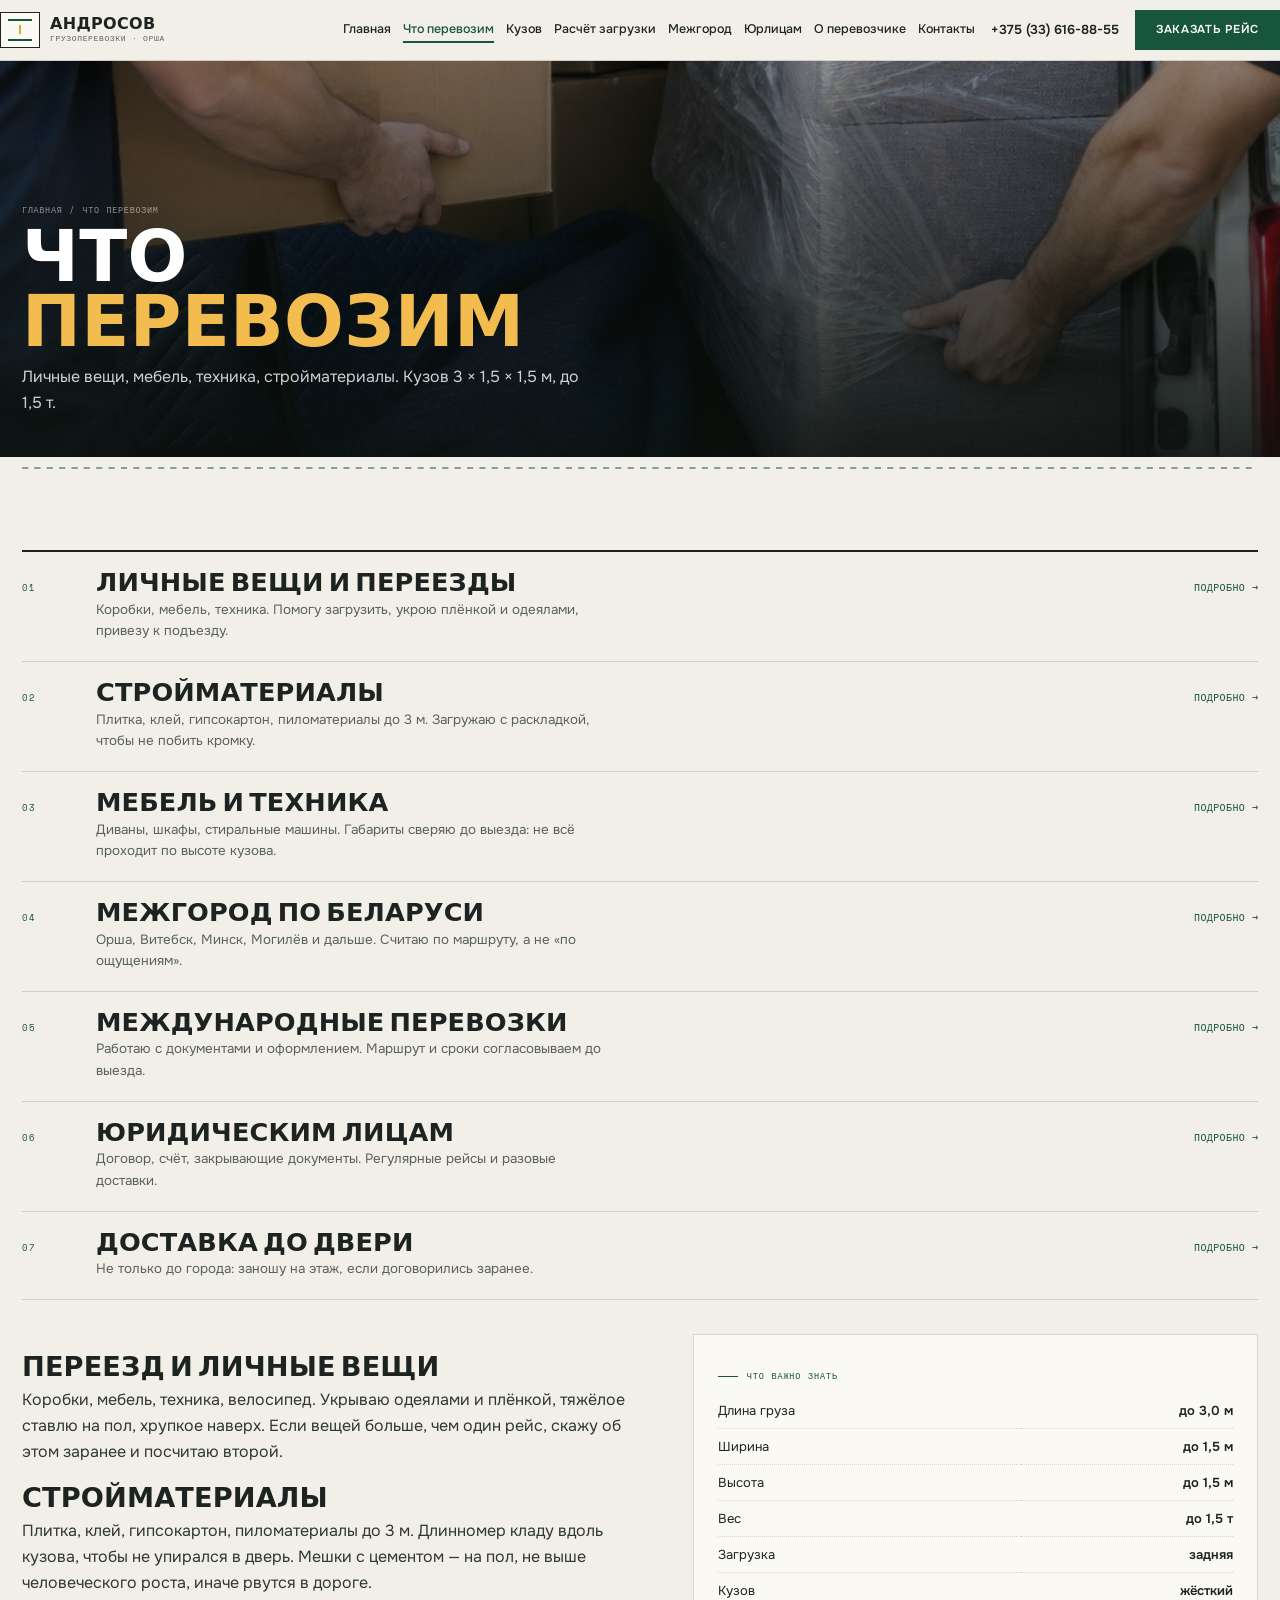
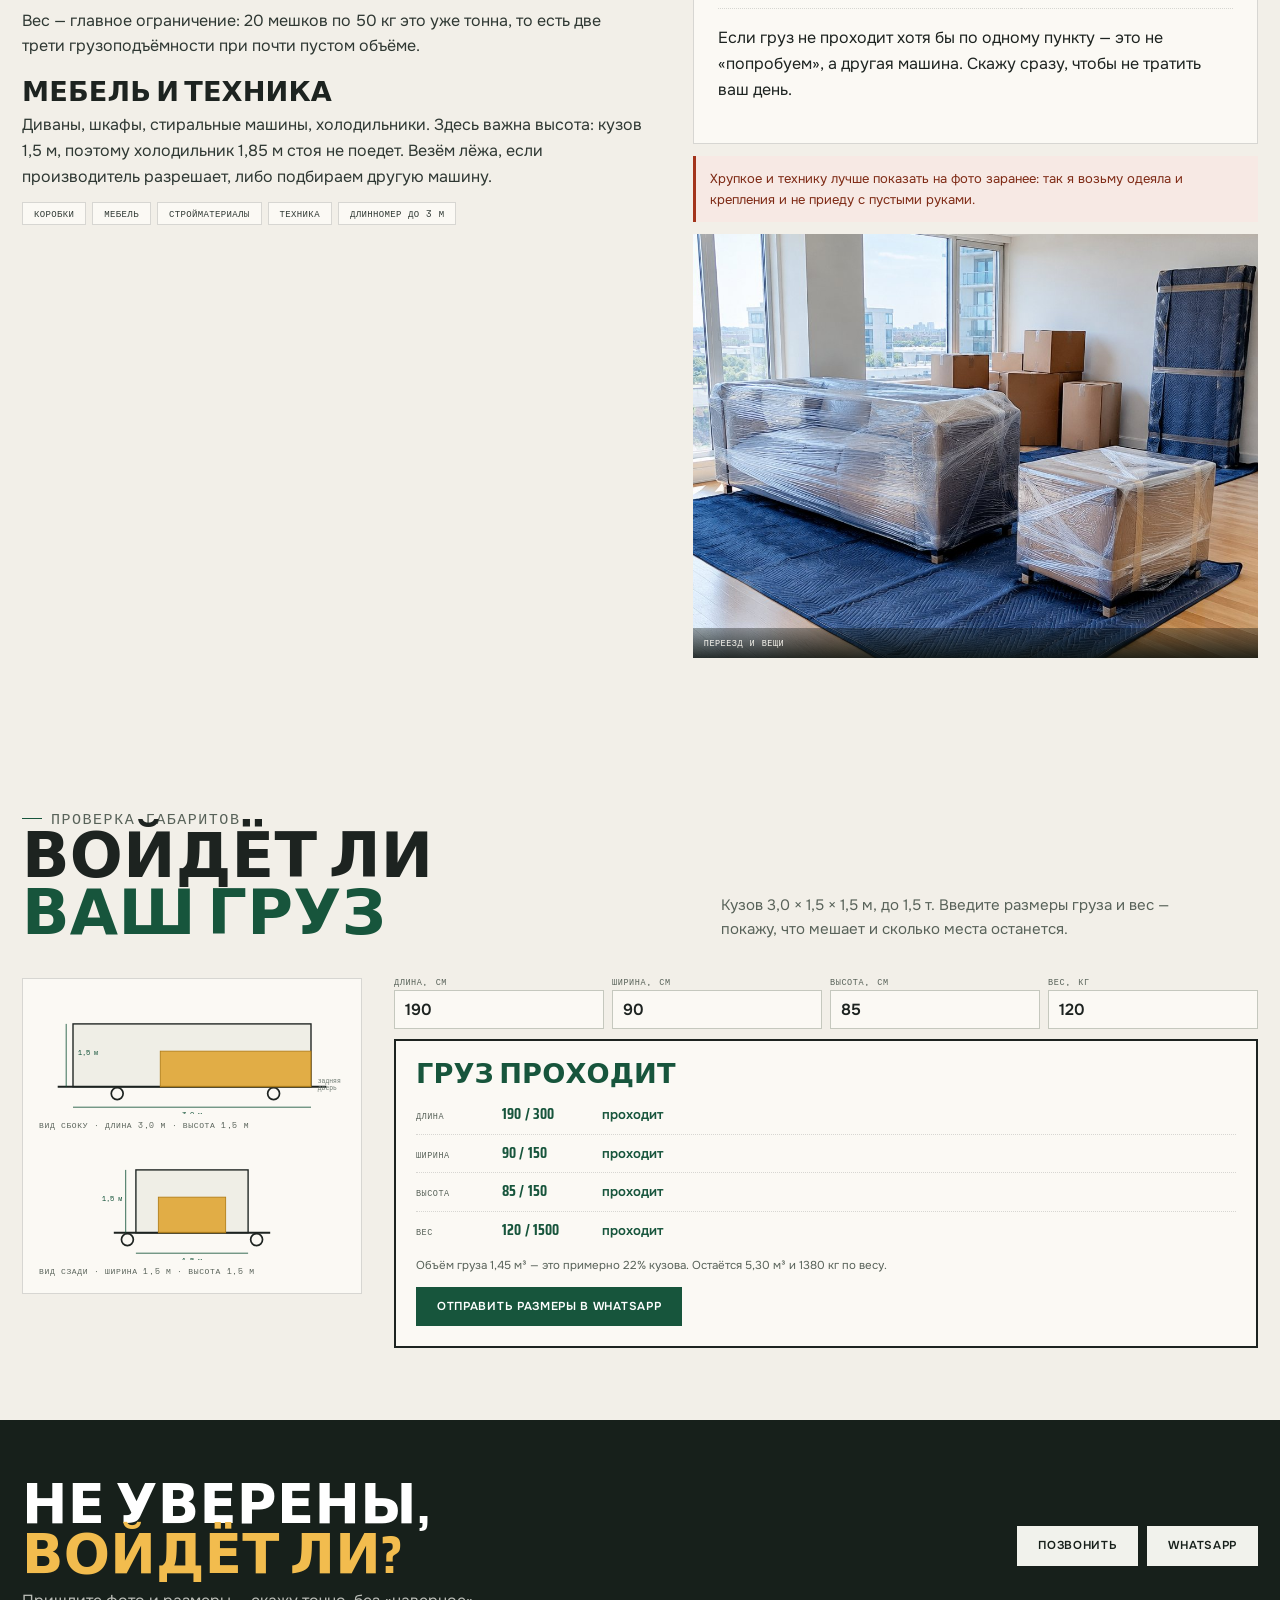
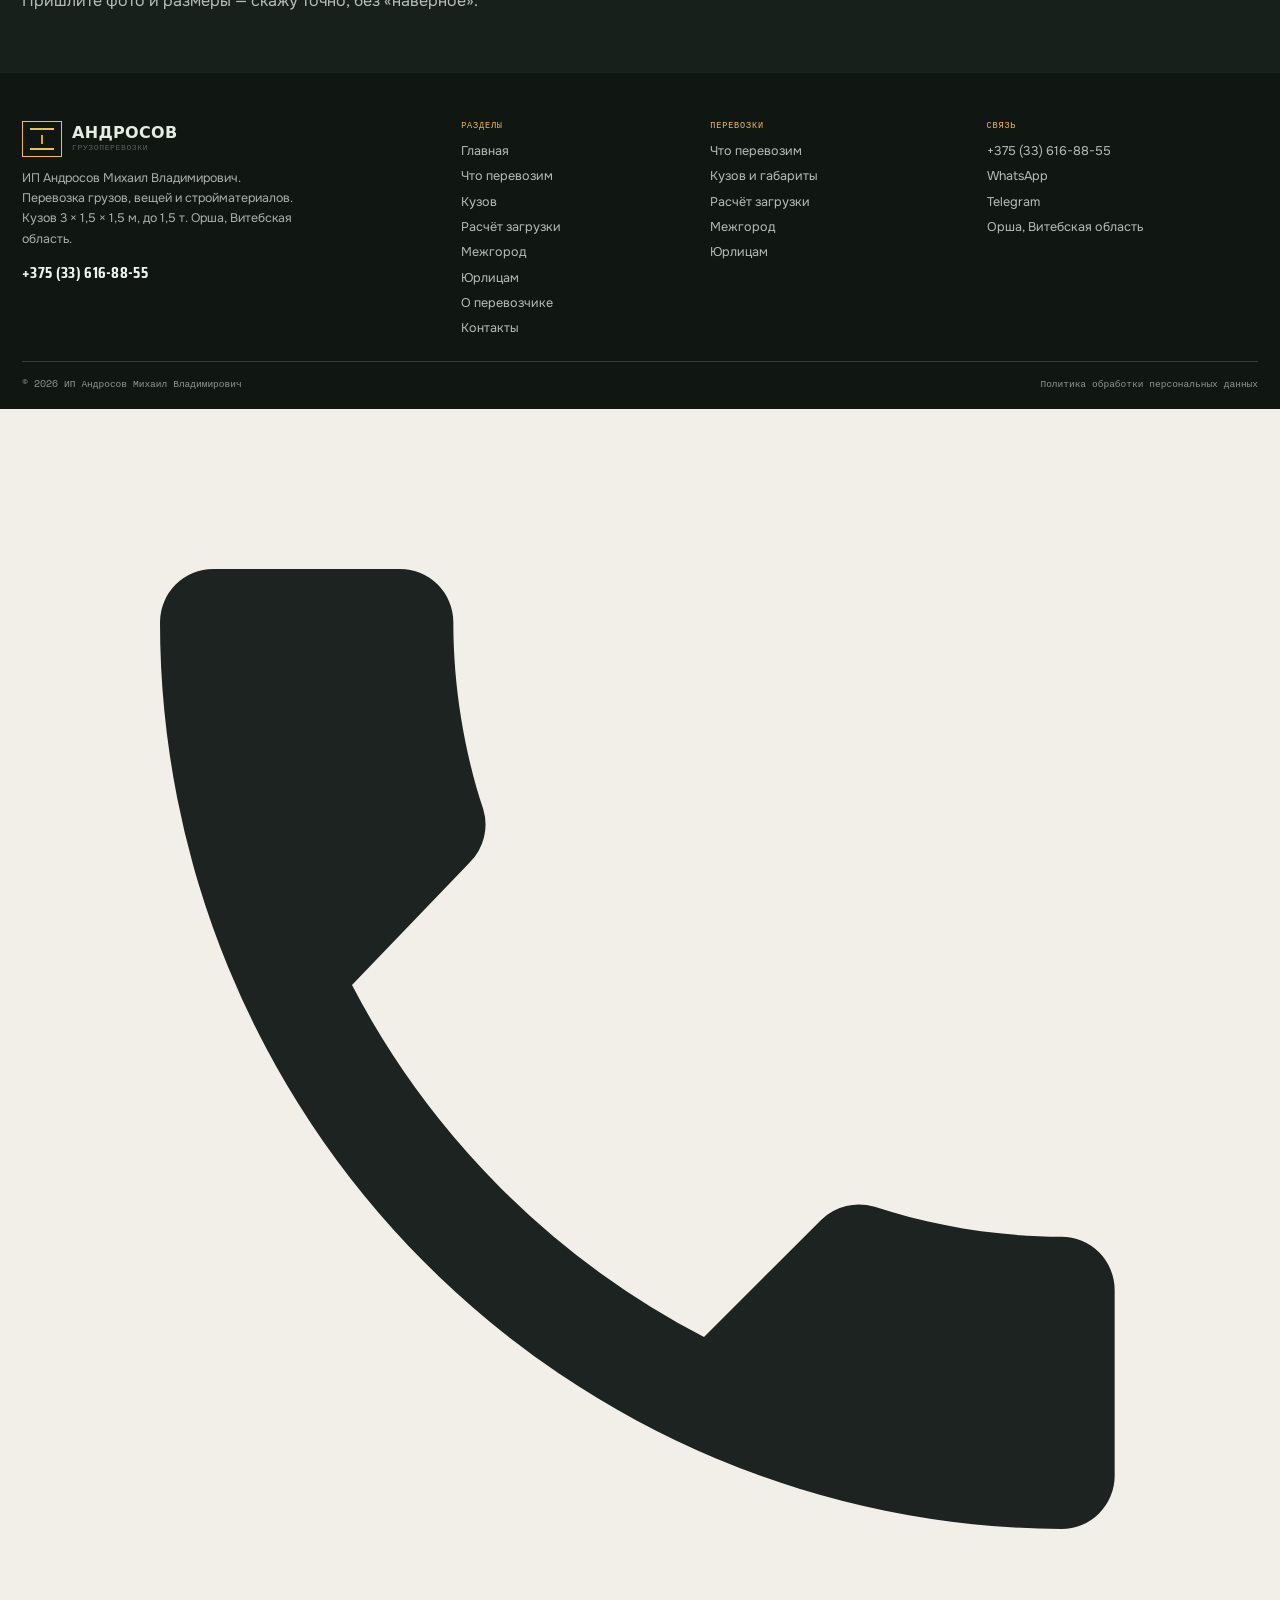
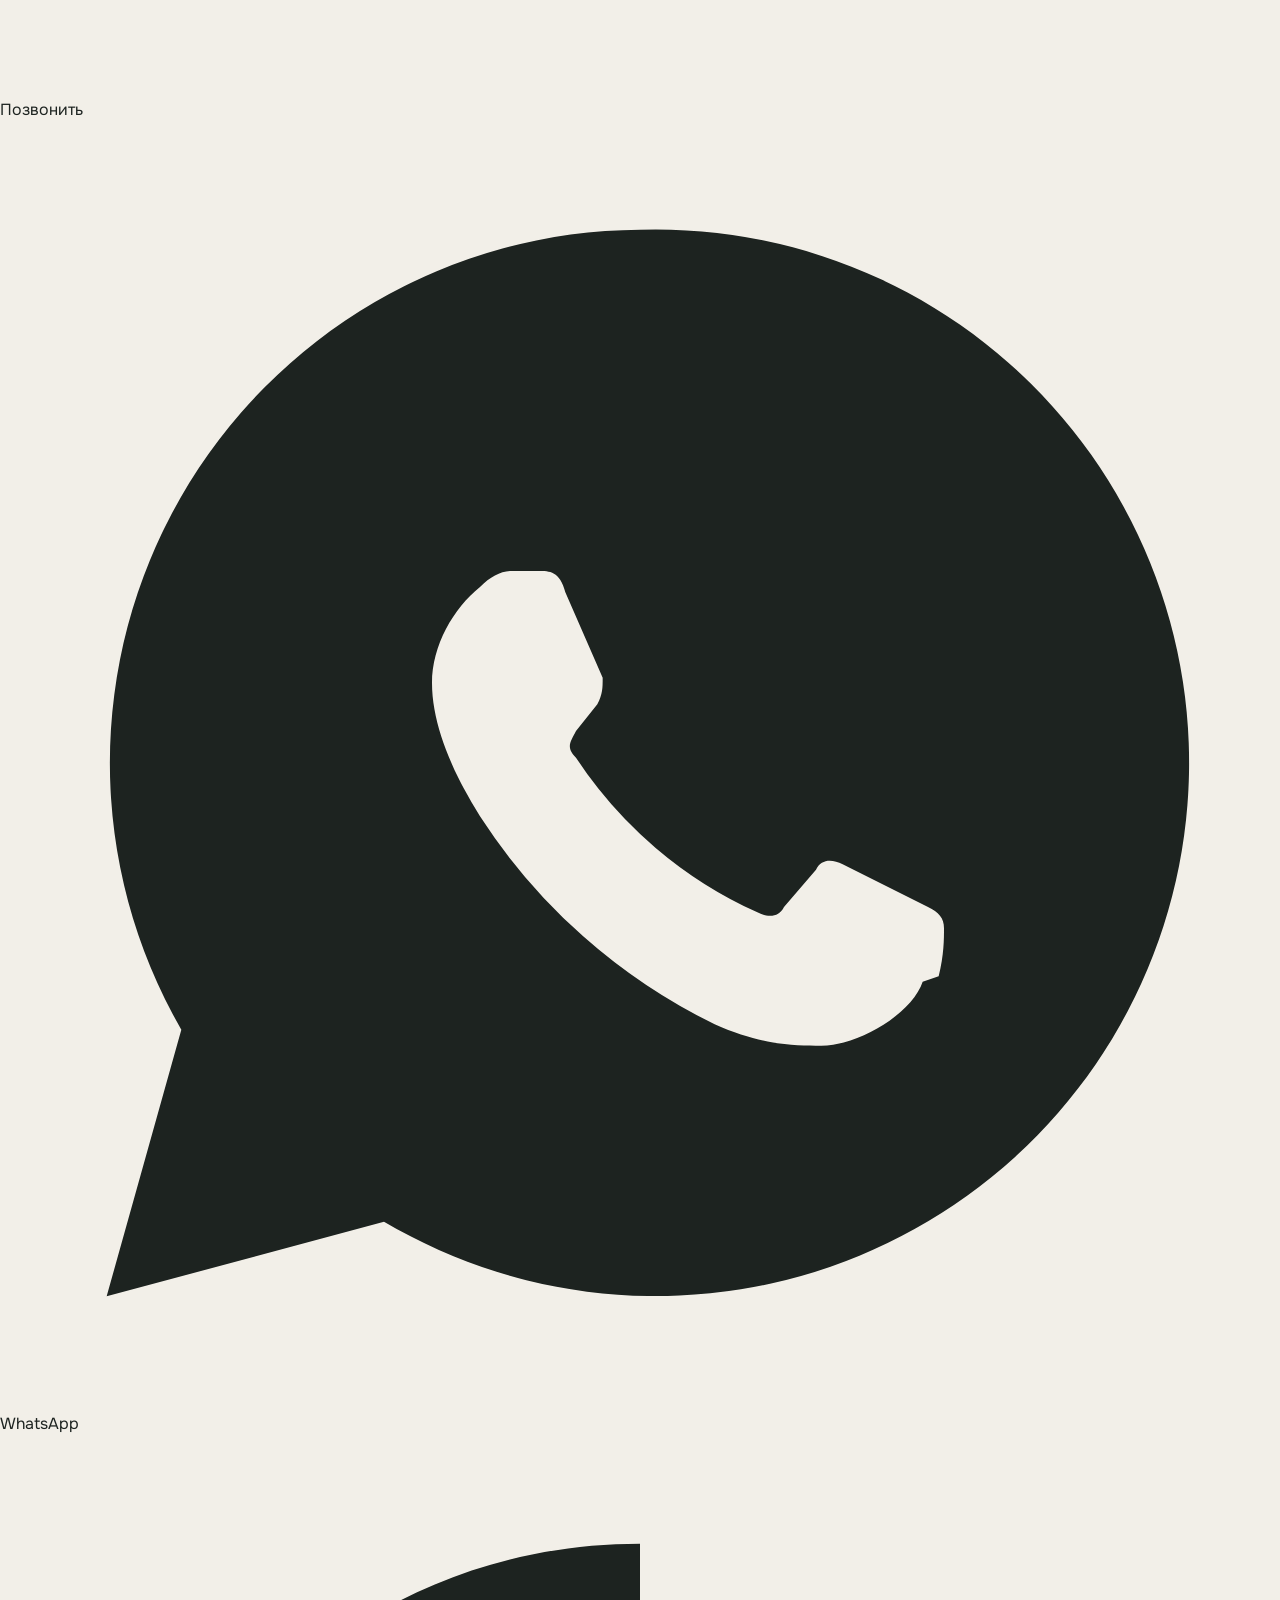
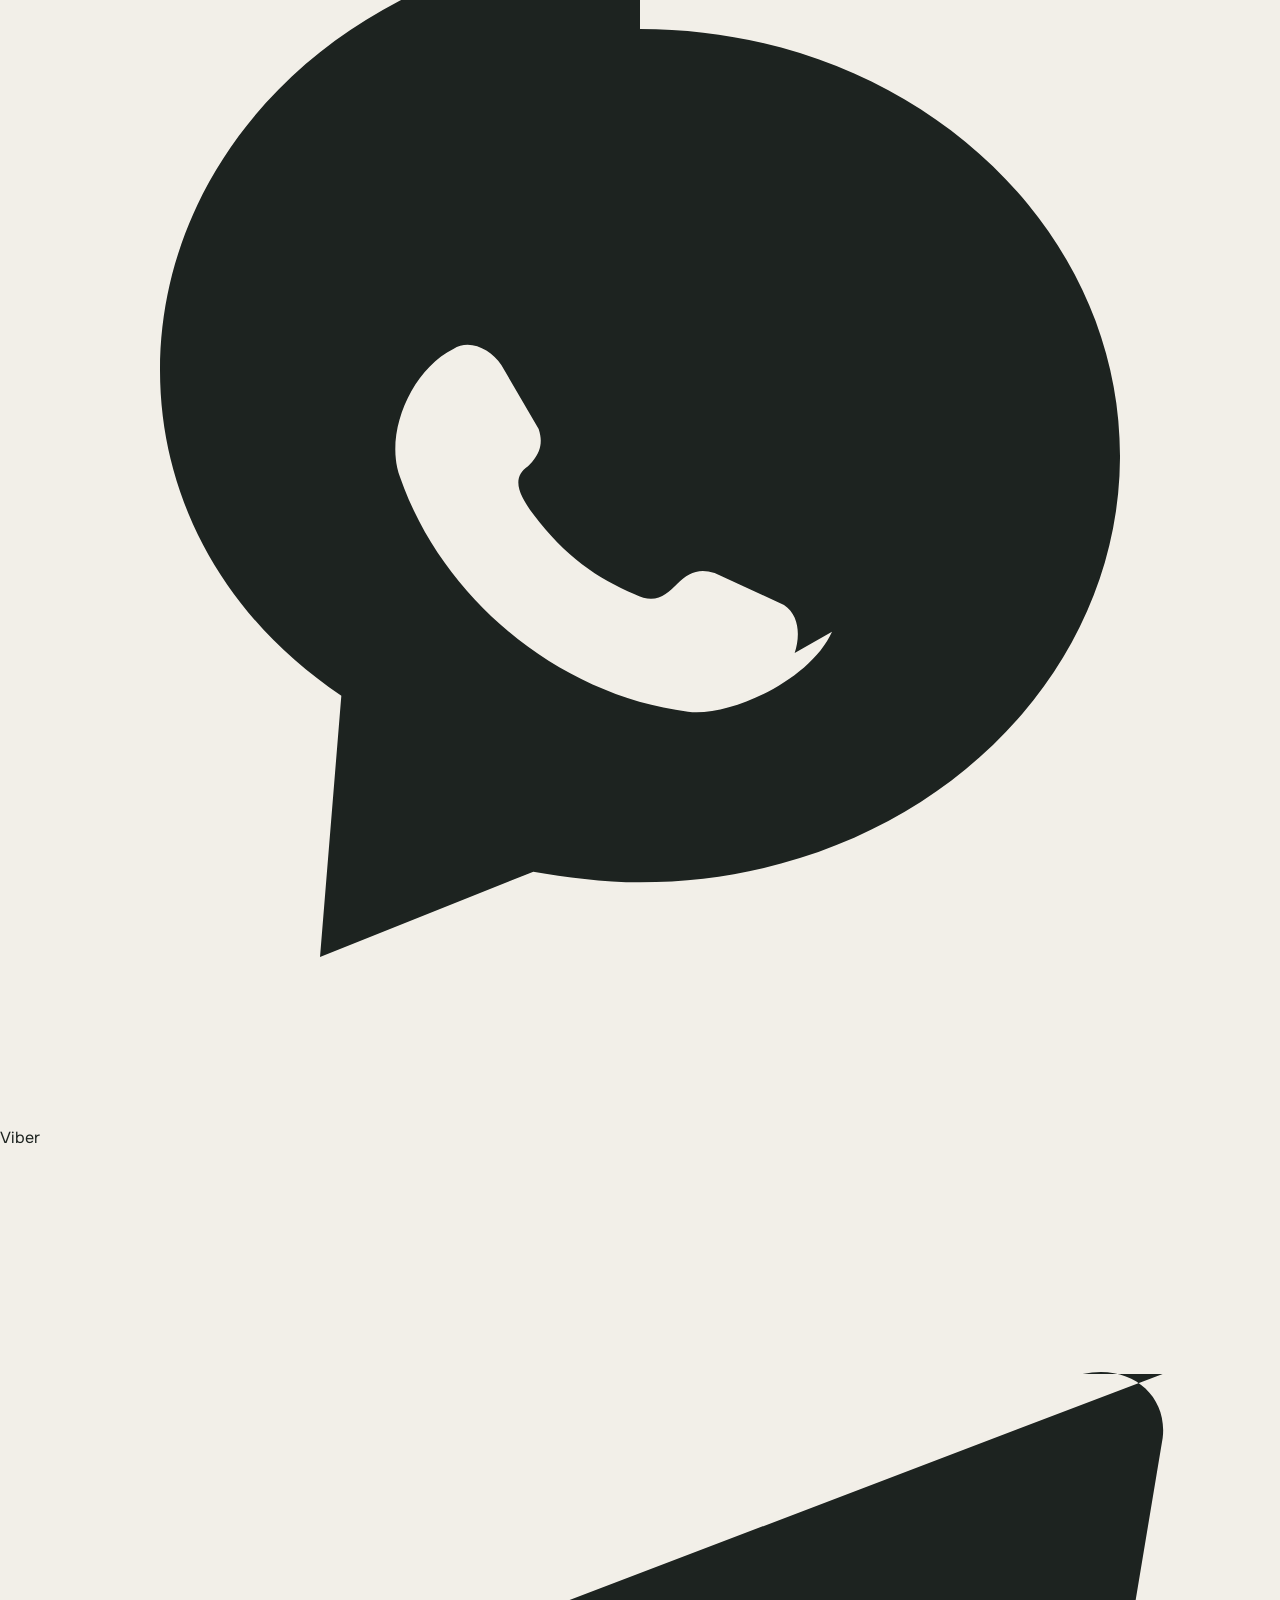
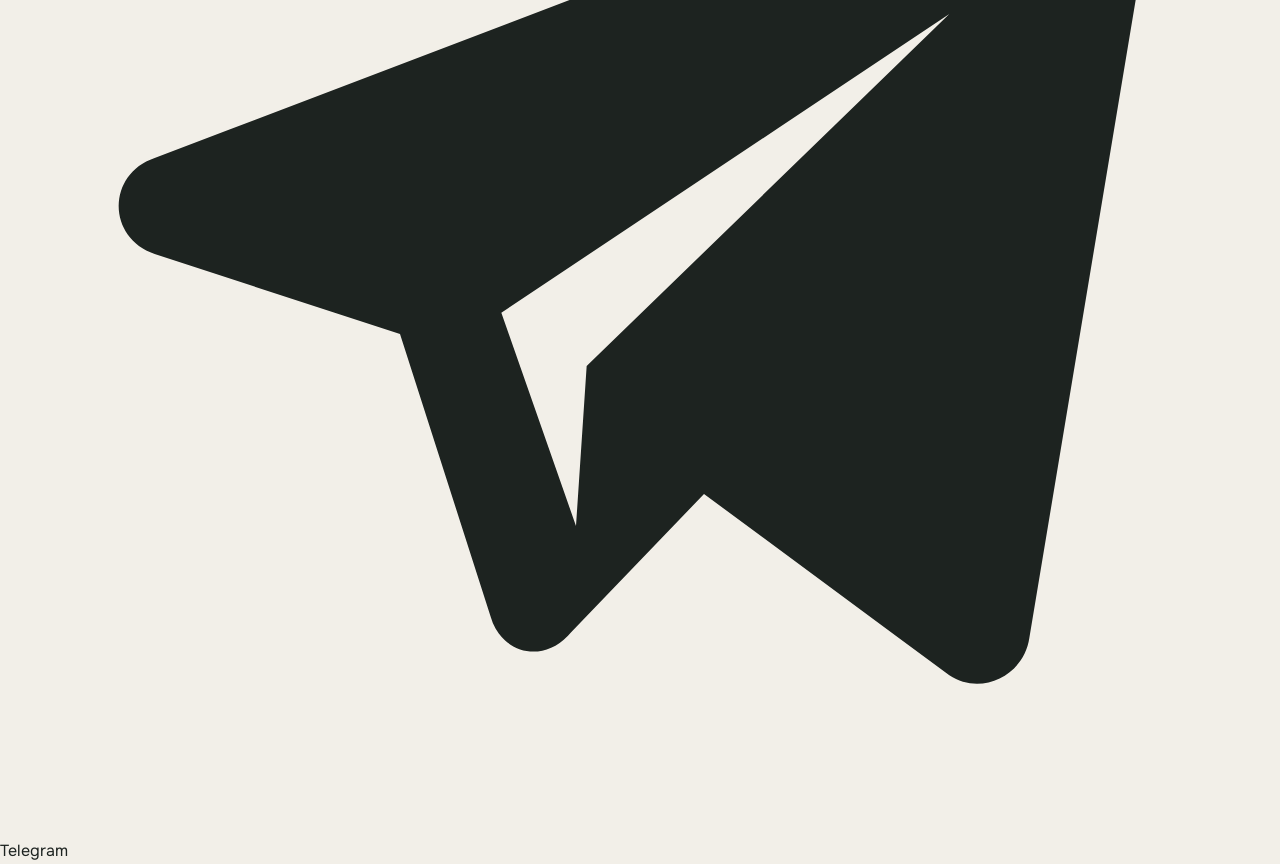
<file: uslugi.html>
<!DOCTYPE html>
<html lang="ru">
<head>
<meta charset="utf-8">
<meta name="viewport" content="width=device-width, initial-scale=1">
<title>Что перевозим: вещи, мебель, стройматериалы | Орша</title>
<meta name="description" content="Перевозка личных вещей, мебели, техники и стройматериалов. Кузов 3 × 1,5 × 1,5 м, до 1,5 т. Орша и Витебская область.">
<meta property="og:title" content="Что перевозим: вещи, мебель, стройматериалы | Орша">
<meta property="og:description" content="Перевозка личных вещей, мебели, техники и стройматериалов. Кузов 3 × 1,5 × 1,5 м, до 1,5 т. Орша и Витебская область.">
<meta property="og:type" content="website">
<meta name="theme-color" content="#F2EFE8">
<style>
:root{--bg:#F2EFE8;--bg2:#E6E3DA;--ink:#1D2320;--ink2:#2A322D;--paper:#FBF9F4;
--acc:#17553C;--acc-l:#2C7A55;--cargo:#E0A32B;--steel:#6E7A72;--muted:#586259;--line:rgba(29,35,32,.16);
--d:'Saira Condensed',system-ui,sans-serif;--b:'Onest',system-ui,sans-serif;--m:'Space Mono',ui-monospace,monospace;
--pad:22px;--max:1320px}
*{box-sizing:border-box}html{-webkit-text-size-adjust:100%}body{margin:0;background:var(--bg);color:var(--ink);font:16px/1.62 var(--b);-webkit-font-smoothing:antialiased}
img{max-width:100%;display:block}h1,h2,h3{margin:0;font-family:var(--d);font-weight:700;line-height:.92;letter-spacing:.005em;text-transform:uppercase}
a{color:inherit;text-decoration:none}[hidden]{display:none!important}
.wrap{width:100%;max-width:var(--max);margin:0 auto;padding:0 var(--pad)}
.header{position:sticky;top:0;z-index:40;background:rgba(242,239,232,.95);border-bottom:1px solid var(--line);backdrop-filter:blur(8px)}
.header__in{display:flex;align-items:center;gap:16px;padding:10px 0}
.logo{display:flex;align-items:center;gap:10px}
.logo__mark{width:40px;height:36px;border:1.5px solid var(--ink);display:grid;place-items:center;background:var(--paper);position:relative}
.logo__mark::before{content:'';position:absolute;inset:6px 7px auto 7px;height:2px;background:var(--acc)}
.logo__mark::after{content:'';position:absolute;inset:auto 7px 6px 7px;height:2px;background:var(--acc)}
.logo__mark i{width:2px;height:9px;background:var(--cargo)}
.logo__txt{display:flex;flex-direction:column;line-height:1.15}
.logo__txt b{font:700 16px/1 var(--d);letter-spacing:.02em;text-transform:uppercase}
.logo__txt i{font:400 8px/1.5 var(--m);letter-spacing:.08em;text-transform:uppercase;color:var(--muted);font-style:normal}
.nav{display:flex;gap:12px;margin-left:auto;font:500 12.5px/1 var(--b)}
.nav a{padding:6px 0;border-bottom:2px solid transparent}
.nav a:hover,.nav a.is-on{border-color:var(--acc);color:var(--acc)}
.header__tel{font:600 13px/1 var(--b);white-space:nowrap}
.btn{display:inline-flex;align-items:center;justify-content:center;gap:8px;padding:13px 20px;font:600 11.5px/1 var(--b);letter-spacing:.06em;text-transform:uppercase;border:1px solid var(--acc);background:var(--acc);color:#fff;cursor:pointer;transition:.18s}
.btn:hover{background:#0F3F2C;border-color:#0F3F2C}
.btn--ink{background:var(--ink);border-color:var(--ink)}
.btn--ink:hover{background:#0C110E}
.btn--ghost{background:transparent;color:var(--ink);border-color:var(--ink)}
.btn--ghost:hover{background:var(--ink);color:#fff}
.burger{display:none;width:42px;height:36px;border:1px solid var(--ink);background:transparent;align-items:center;justify-content:center;flex-direction:column;gap:4px;cursor:pointer}
.burger i{display:block;width:16px;height:1px;background:var(--ink)}
.burger.is-close i:first-child{transform:rotate(45deg) translateY(3px)}
.burger.is-close i:last-child{transform:rotate(-45deg) translateY(-3px)}
.drawer{position:fixed;inset:0;z-index:90;background:rgba(12,17,14,.82);display:none}
.drawer[data-open]{display:block}
.drawer__in{position:absolute;inset:0 0 0 auto;width:min(400px,92vw);background:var(--bg);padding:18px;overflow-y:auto}
.drawer__top{display:flex;justify-content:space-between;align-items:center;margin-bottom:16px}
.drawer__nav{display:grid;font:700 21px/1 var(--d);text-transform:uppercase}
.drawer__nav a{padding:13px 0;border-bottom:1px solid var(--line)}
.drawer__cta{width:100%;margin-top:16px}
.drawer__note{font-size:12px;color:var(--muted);margin-top:10px}
body.is-locked{overflow:hidden}
.hero{position:relative;min-height:min(94svh,830px);display:flex;align-items:flex-end;overflow:hidden;background:#121814}
.hero__img{position:absolute;inset:0;width:100%;height:100%;object-fit:cover}
.hero::after{content:'';position:absolute;inset:0;background:linear-gradient(180deg,rgba(10,16,12,.46),rgba(10,16,12,.06) 42%,rgba(10,16,12,.86) 76%,#121814 100%)}
.hero__in{position:relative;z-index:2;width:100%;padding:clamp(28px,4.6vw,58px) 0 clamp(14px,2vw,22px);color:#F5F3EC}
.hero h1{font-size:clamp(2.4rem,7.4vw,6rem);letter-spacing:.01em;color:#fff}
.hero h1 em{font-style:normal;color:#F2BC4E}
.hero__lede{max-width:46ch;margin:14px 0 18px;color:rgba(245,243,236,.88)}
.hero__acts{display:flex;flex-wrap:wrap;gap:9px;margin-bottom:clamp(14px,2.2vw,26px)}
.hero__acts .btn--ghost{color:#fff;border-color:rgba(255,255,255,.62)}
.hero__acts .btn--ghost:hover{background:#fff;color:var(--ink)}
.hero__facts{display:grid;grid-template-columns:repeat(4,minmax(0,1fr));border-top:1px solid rgba(255,255,255,.28);gap:0 12px}
.hero__facts div{padding:11px 0 0}
.hero__facts b{display:block;font:700 clamp(1.05rem,1.7vw,1.3rem)/1.2 var(--d);text-transform:uppercase}
.hero__facts span{font:400 8.5px/1.5 var(--m);letter-spacing:.06em;text-transform:uppercase;color:#F2BC4E}
@media (max-width:1024px){.nav{display:none}.burger{display:flex}.header__tel{display:none}.hero__facts{grid-template-columns:1fr 1fr}}
@media (max-width:380px){.header .btn{display:none}}
</style>
<link rel="preconnect" href="https://fonts.googleapis.com">
<link rel="preconnect" href="https://fonts.gstatic.com" crossorigin>
<link href="https://fonts.googleapis.com/css2?family=Saira+Condensed:wght@600;700&family=Onest:wght@400;500;600;700&family=Space+Mono:wght@400;700&display=swap" rel="stylesheet">
<link rel="stylesheet" href="assets/css/style.v1.css">
<link rel="icon" href="assets/img/favicon.svg" type="image/svg+xml">
</head>
<body>
<header class="header"><div class="header__in wrap">
<a class="logo" href="index.html"><span class="logo__mark"><i></i></span><span class="logo__txt"><b>Андросов</b><i>грузоперевозки · Орша</i></span></a>
<nav class="nav" aria-label="Основное меню"><a href="index.html">Главная</a><a href="uslugi.html" class="is-on">Что перевозим</a><a href="mashina.html">Кузов</a><a href="raschet.html">Расчёт загрузки</a><a href="mezhgorod.html">Межгород</a><a href="yurlicam.html">Юрлицам</a><a href="o-perevozchike.html">О перевозчике</a><a href="kontakty.html">Контакты</a></nav>
<a class="header__tel" href="tel:+375336168855">+375 (33) 616-88-55</a>
<a class="btn" href="#zayavka">Заказать рейс</a>
<button class="burger" type="button" aria-label="Меню" aria-expanded="false" aria-controls="drawer"><i></i><i></i><i></i></button>
</div></header>
<div class="drawer" id="drawer" role="dialog" aria-modal="true" aria-label="Меню" hidden>
<div class="drawer__in">
<div class="drawer__top">
<a class="logo" href="index.html"><span class="logo__mark"><i></i></span><span class="logo__txt"><b>Андросов</b><i>Орша</i></span></a>
<button class="burger is-close" type="button" data-close aria-label="Закрыть меню"><i></i><i></i></button>
</div>
<nav class="drawer__nav"><a href="index.html">Главная</a><a href="uslugi.html">Что перевозим</a><a href="mashina.html">Кузов</a><a href="raschet.html">Расчёт загрузки</a><a href="mezhgorod.html">Межгород</a><a href="yurlicam.html">Юрлицам</a><a href="o-perevozchike.html">О перевозчике</a><a href="kontakty.html">Контакты</a></nav>
<a class="btn drawer__cta" href="tel:+375336168855">Позвонить +375 (33) 616-88-55</a>
<p class="drawer__note">Грузоперевозки из Орши: жёсткий кузов 3 × 1,5 × 1,5 м, до 1,5 т, задняя загрузка. Личные вещи, мебель, стройматериалы. По Беларуси и за границу, работа с юрлицами.</p>
</div></div>
<main>
<section class="phero"><img src="assets/img/load.jpg" alt="Погрузка" width="1024" height="1024">
<div class="phero__in"><div class="wrap"><div class="crumbs"><a href="index.html">Главная</a> / Что перевозим</div>
<h1>Что<br><em>перевозим</em></h1><p>Личные вещи, мебель, техника, стройматериалы. Кузов 3 × 1,5 × 1,5 м, до 1,5 т.</p></div></div></section>
<div class="measure"><svg viewBox="0 0 1200 22" preserveAspectRatio="none" aria-hidden="true"><line x1="0" y1="11" x2="1200" y2="11" stroke="#17553C" stroke-width="1" stroke-dasharray="6 6"/></svg></div>
<section class="section"><div class="wrap">
<div class="jobs">
<article class="job"><span class="job__no">01</span><div><h3>Личные вещи и переезды</h3><p>Коробки, мебель, техника. Помогу загрузить, укрою плёнкой и одеялами, привезу к подъезду.</p></div><a class="job__go" href="uslugi.html#flat">Подробно →</a></article><article class="job"><span class="job__no">02</span><div><h3>Стройматериалы</h3><p>Плитка, клей, гипсокартон, пиломатериалы до 3 м. Загружаю с раскладкой, чтобы не побить кромку.</p></div><a class="job__go" href="uslugi.html#build">Подробно →</a></article><article class="job"><span class="job__no">03</span><div><h3>Мебель и техника</h3><p>Диваны, шкафы, стиральные машины. Габариты сверяю до выезда: не всё проходит по высоте кузова.</p></div><a class="job__go" href="uslugi.html#furn">Подробно →</a></article><article class="job"><span class="job__no">04</span><div><h3>Межгород по Беларуси</h3><p>Орша, Витебск, Минск, Могилёв и дальше. Считаю по маршруту, а не «по ощущениям».</p></div><a class="job__go" href="mezhgorod.html">Подробно →</a></article><article class="job"><span class="job__no">05</span><div><h3>Международные перевозки</h3><p>Работаю с документами и оформлением. Маршрут и сроки согласовываем до выезда.</p></div><a class="job__go" href="mezhgorod.html#int">Подробно →</a></article><article class="job"><span class="job__no">06</span><div><h3>Юридическим лицам</h3><p>Договор, счёт, закрывающие документы. Регулярные рейсы и разовые доставки.</p></div><a class="job__go" href="yurlicam.html">Подробно →</a></article><article class="job"><span class="job__no">07</span><div><h3>Доставка до двери</h3><p>Не только до города: заношу на этаж, если договорились заранее.</p></div><a class="job__go" href="uslugi.html">Подробно →</a></article>
</div>
<div class="two" style="margin-top:clamp(20px,3vw,34px)">
<div class="prose anchor" id="flat">
<h3>Переезд и личные вещи</h3>
<p>Коробки, мебель, техника, велосипед. Укрываю одеялами и плёнкой, тяжёлое ставлю на пол, хрупкое наверх. Если вещей больше, чем один рейс, скажу об этом заранее и посчитаю второй.</p>
<h3 id="build">Стройматериалы</h3>
<p>Плитка, клей, гипсокартон, пиломатериалы до 3 м. Длинномер кладу вдоль кузова, чтобы не упирался в дверь. Мешки с цементом — на пол, не выше человеческого роста, иначе рвутся в дороге.</p>
<p>Вес — главное ограничение: 20 мешков по 50 кг это уже тонна, то есть две трети грузоподъёмности при почти пустом объёме.</p>
<h3 id="furn">Мебель и техника</h3>
<p>Диваны, шкафы, стиральные машины, холодильники. Здесь важна высота: кузов 1,5 м, поэтому холодильник 1,85 м стоя не поедет. Везём лёжа, если производитель разрешает, либо подбираем другую машину.</p>
<div class="chips"><span class="chip">Коробки</span><span class="chip">Мебель</span><span class="chip">Стройматериалы</span><span class="chip">Техника</span><span class="chip">Длинномер до 3 м</span></div>
</div>
<div>
<div class="card"><p class="eyebrow">что важно знать</p>
<table class="spec"><tbody>
<tr><td>Длина груза</td><td>до 3,0 м</td></tr>
<tr><td>Ширина</td><td>до 1,5 м</td></tr>
<tr><td>Высота</td><td>до 1,5 м</td></tr>
<tr><td>Вес</td><td>до 1,5 т</td></tr>
<tr><td>Загрузка</td><td>задняя</td></tr>
<tr><td>Кузов</td><td>жёсткий</td></tr>
</tbody></table>
<p class="note">Если груз не проходит хотя бы по одному пункту — это не «попробуем», а другая машина. Скажу сразу, чтобы не тратить ваш день.</p></div>
<div class="warn" style="margin-top:12px">Хрупкое и технику лучше показать на фото заранее: так я возьму одеяла и крепления и не приеду с пустыми руками.</div>
<div class="gal" style="grid-template-columns:1fr;margin-top:12px"><figure><img src="assets/img/flat.jpg" alt="Вещи" width="1024" height="1024" loading="lazy"><figcaption>Переезд и вещи</figcaption></figure></div>
</div>
</div>
</div></section>

<section class="section anchor" id="proverka"><div class="wrap">
<div class="sec-head"><div><p class="eyebrow">проверка габаритов</p><h2 class="h2">Войдёт ли<br><em>ваш груз</em></h2></div>
<p>Кузов 3,0 × 1,5 × 1,5 м, до 1,5 т. Введите размеры груза и вес — покажу, что мешает и сколько места останется.</p></div>
<div class="fit">
<div class="vans">
<figure><svg id="vSide" viewBox="0 0 360 140" role="img" aria-label="Кузов сбоку с грузом"></svg><figcaption>Вид сбоку · длина 3,0 м · высота 1,5 м</figcaption></figure>
<figure><svg id="vRear" viewBox="0 0 360 140" role="img" aria-label="Кузов сзади с грузом"></svg><figcaption>Вид сзади · ширина 1,5 м · высота 1,5 м</figcaption></figure>
</div>
<div>
<div class="fields">
<div class="fgrid">
<label>Длина, см<input type="number" id="fL" value="190" min="0" max="900" inputmode="numeric"></label>
<label>Ширина, см<input type="number" id="fW" value="90" min="0" max="900" inputmode="numeric"></label>
<label>Высота, см<input type="number" id="fH" value="85" min="0" max="900" inputmode="numeric"></label>
<label>Вес, кг<input type="number" id="fM" value="120" min="0" max="9000" inputmode="numeric"></label>
</div>
<div class="verdict">
<h3 id="fTitle">Проверка груза</h3>
<div id="fRows"></div>
<p class="tnote" id="fNote"></p>
<div class="acts"><a class="btn" id="fGo" href="https://wa.me/375336168855" target="_blank" rel="noopener">Отправить размеры в WhatsApp</a></div>
</div>
</div>
</div>
</div>
</div></section>

<section class="cta"><div class="wrap cta__in"><div><h2>Не уверены,<br><em>войдёт ли?</em></h2><p>Пришлите фото и размеры — скажу точно, без «наверное».</p></div>
<div class="cta__acts"><a class="btn btn--light" href="tel:+375336168855">Позвонить</a><a class="btn btn--light" href="https://wa.me/375336168855" target="_blank" rel="noopener">WhatsApp</a></div></div></section>
</main>
<footer class="footer"><div class="wrap">
<div class="footer__top">
<div class="footer__about"><a class="logo logo--f" href="index.html"><span class="logo__mark"><i></i></span><span class="logo__txt"><b>Андросов</b><i>грузоперевозки</i></span></a>
<p>ИП Андросов Михаил Владимирович. Перевозка грузов, вещей и стройматериалов. Кузов 3 × 1,5 × 1,5 м, до 1,5 т. Орша, Витебская область.</p>
<a class="footer__tel" href="tel:+375336168855">+375 (33) 616-88-55</a>
</div>
<div><h4>Разделы</h4><ul><li><a href="index.html">Главная</a></li><li><a href="uslugi.html">Что перевозим</a></li><li><a href="mashina.html">Кузов</a></li><li><a href="raschet.html">Расчёт загрузки</a></li><li><a href="mezhgorod.html">Межгород</a></li><li><a href="yurlicam.html">Юрлицам</a></li><li><a href="o-perevozchike.html">О перевозчике</a></li><li><a href="kontakty.html">Контакты</a></li></ul></div>
<div><h4>Перевозки</h4><ul><li><a href="uslugi.html">Что перевозим</a></li><li><a href="mashina.html">Кузов и габариты</a></li><li><a href="raschet.html">Расчёт загрузки</a></li><li><a href="mezhgorod.html">Межгород</a></li><li><a href="yurlicam.html">Юрлицам</a></li></ul></div>
<div><h4>Связь</h4><ul><li><a href="tel:+375336168855">+375 (33) 616-88-55</a></li><li><a href="https://wa.me/375336168855" target="_blank" rel="noopener">WhatsApp</a></li><li><a href="https://t.me/+375336168855" target="_blank" rel="noopener">Telegram</a></li><li><a href="https://yandex.by/maps/?text=%D0%9E%D1%80%D1%88%D0%B0%20%D0%B3%D1%80%D1%83%D0%B7%D0%BE%D0%BF%D0%B5%D1%80%D0%B5%D0%B2%D0%BE%D0%B7%D0%BA%D0%B8" target="_blank" rel="noopener">Орша, Витебская область</a></li></ul></div>
</div>
<div class="footer__bottom"><span>© <span id="yr">2026</span> ИП Андросов Михаил Владимирович</span>
<span><a href="politika.html">Политика обработки персональных данных</a></span></div>
</div></footer>
<div class="mbar" role="navigation" aria-label="Быстрая связь">
<a href="tel:+375336168855"><svg viewBox="0 0 24 24" fill="currentColor" aria-hidden="true"><path d="M6.6 10.8a15.5 15.5 0 0 0 6.6 6.6l2.2-2.2a1 1 0 0 1 1-.24c1.1.36 2.3.56 3.5.56a1 1 0 0 1 1 1V20a1 1 0 0 1-1 1A17 17 0 0 1 3 4a1 1 0 0 1 1-1h3.5a1 1 0 0 1 1 1c0 1.2.2 2.4.56 3.5a1 1 0 0 1-.25 1z"/></svg>Позвонить</a>
<a href="https://wa.me/375336168855" target="_blank" rel="noopener"><svg viewBox="0 0 24 24" fill="currentColor" aria-hidden="true"><path d="M12 2a10 10 0 0 0-8.6 15L2 22l5.2-1.4A10 10 0 1 0 12 2m5.3 14.1c-.2.6-1.2 1.2-1.9 1.2-.5 0-1.1 0-2-.4a11 11 0 0 1-4.4-3.9c-.5-.8-.9-1.7-.9-2.5 0-.7.4-1.4.9-1.8.2-.2.4-.3.6-.3h.5c.2 0 .4 0 .5.4l.7 1.6c0 .2 0 .3-.1.5l-.4.5c-.1.2-.2.3 0 .5a8 8 0 0 0 3.4 2.9c.2.1.4.1.5-.1l.6-.7c.1-.2.3-.2.5-.1l1.6.8c.2.1.3.2.3.4s0 .5-.1.9"/></svg>WhatsApp</a>
<a href="viber://chat?number=%2B375336168855"><svg viewBox="0 0 24 24" fill="currentColor" aria-hidden="true"><path d="M12 2C7 2 3 5.6 3 10c0 2.5 1.3 4.7 3.4 6.1L6 21l4-1.6c.6.1 1.3.2 2 .2 5 0 9-3.6 9-8s-4-8-9-8m3.6 11.3c-.4.9-1.9 1.6-2.7 1.5-2.4-.3-4.6-2.1-5.4-4.4-.3-.8.2-2 1-2.4.3-.2.7 0 .9.3l.7 1.2c.1.3 0 .5-.2.7-.3.2-.2.5.1.9.6.8 1.2 1.2 1.9 1.5.4.2.6 0 .8-.2s.4-.3.7-.2l1.3.6c.3.2.3.6.2.9"/></svg>Viber</a>
<a href="https://t.me/+375336168855" target="_blank" rel="noopener"><svg viewBox="0 0 24 24" fill="currentColor" aria-hidden="true"><path d="M21.8 4.2 2.9 11.4c-.9.3-.9 1.5 0 1.8l4.6 1.5 1.7 5.3c.2.7 1 .9 1.5.3l2.5-2.6 4.6 3.4c.6.4 1.4 0 1.5-.7l2.5-15c.1-.8-.6-1.4-1.5-1.2M9.4 14.3l8.4-5.6-6.8 6.6-.2 3z"/></svg>Telegram</a>
</div>
<script src="assets/js/main.v1.js"></script>
</body>
</html>
</file>
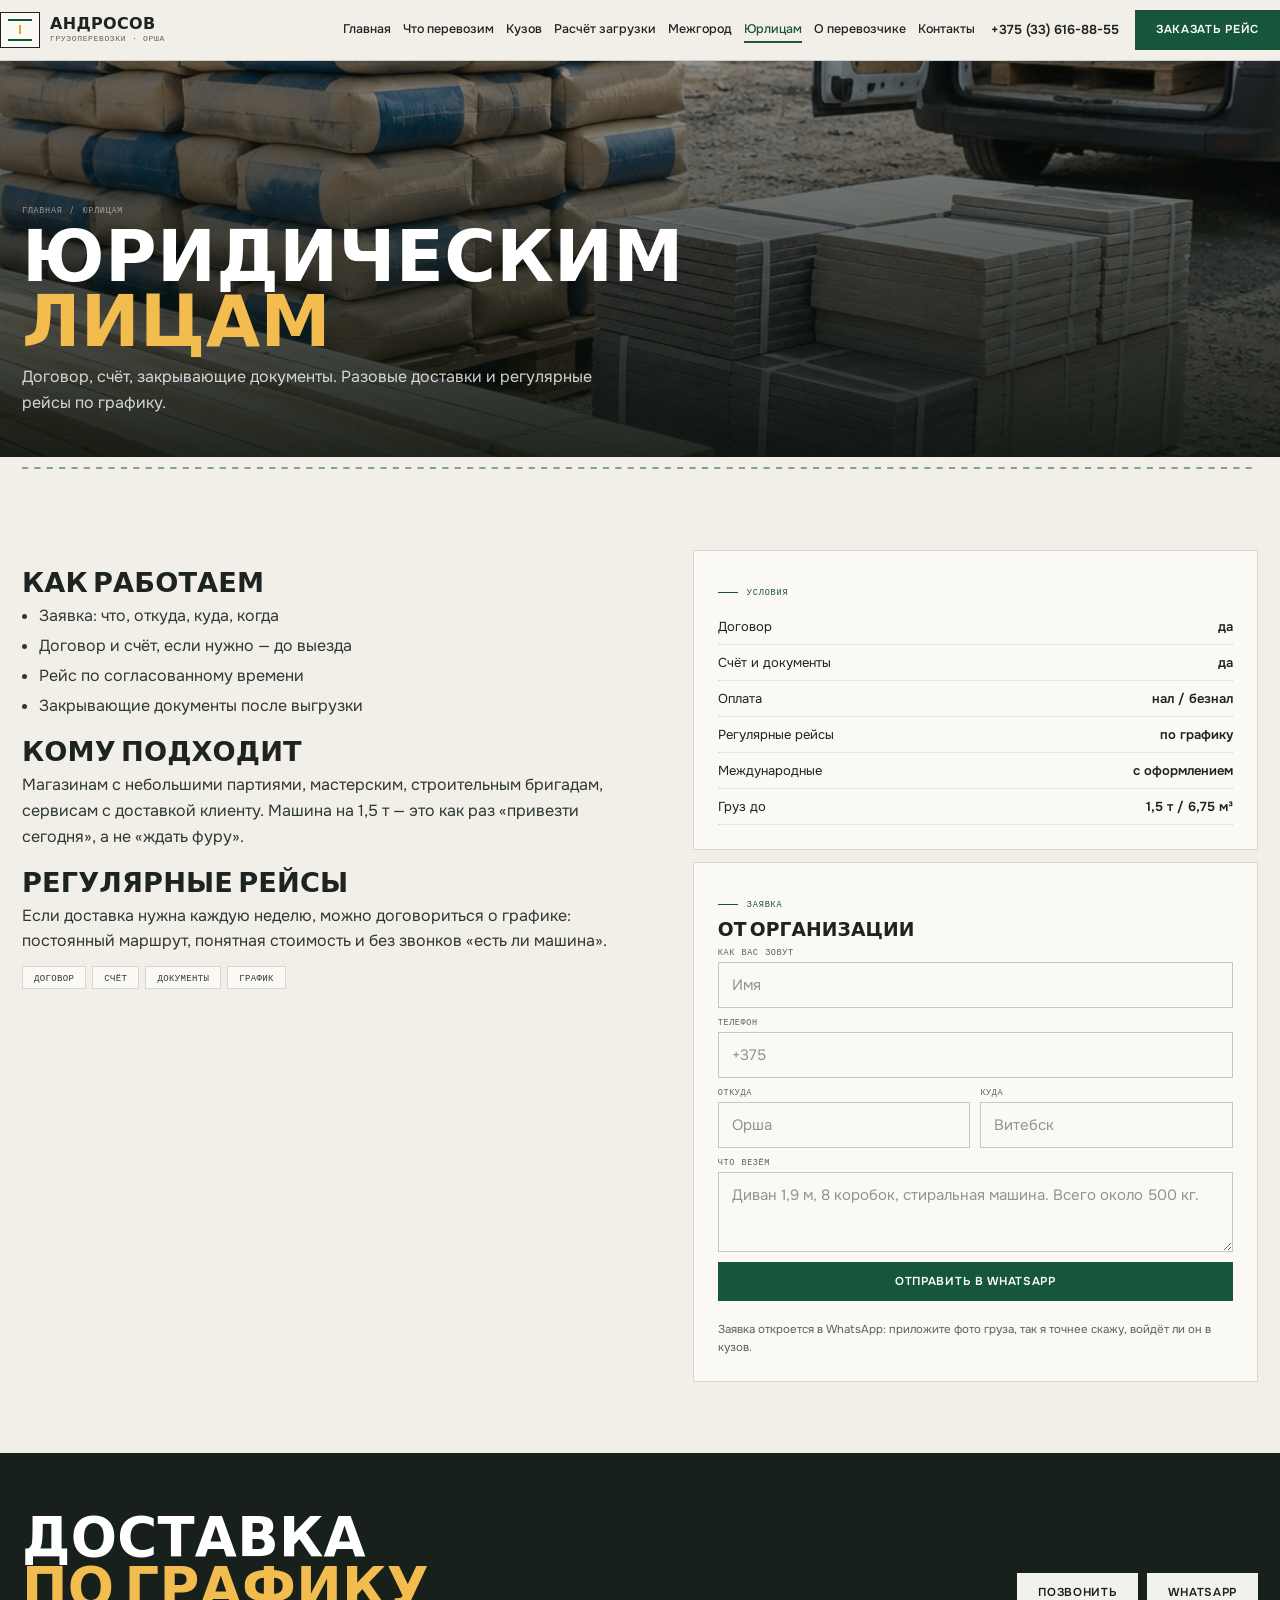
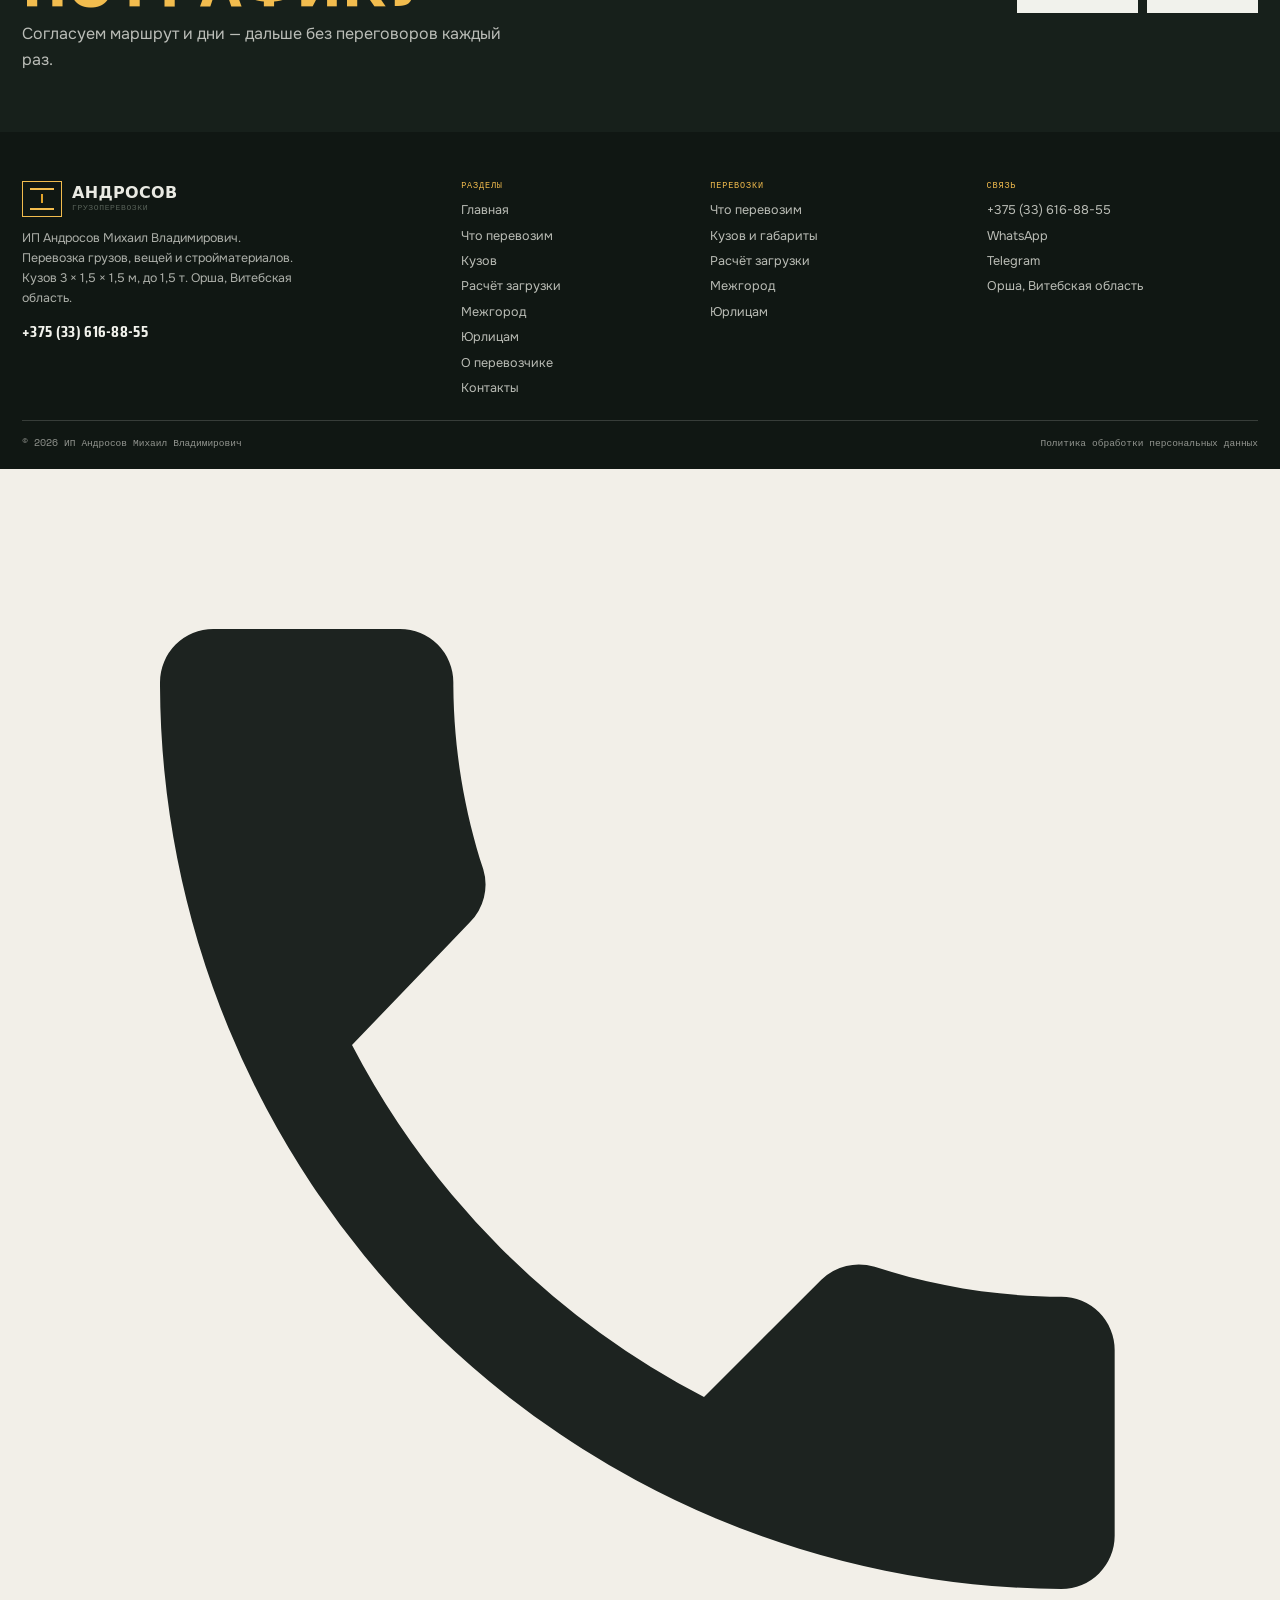
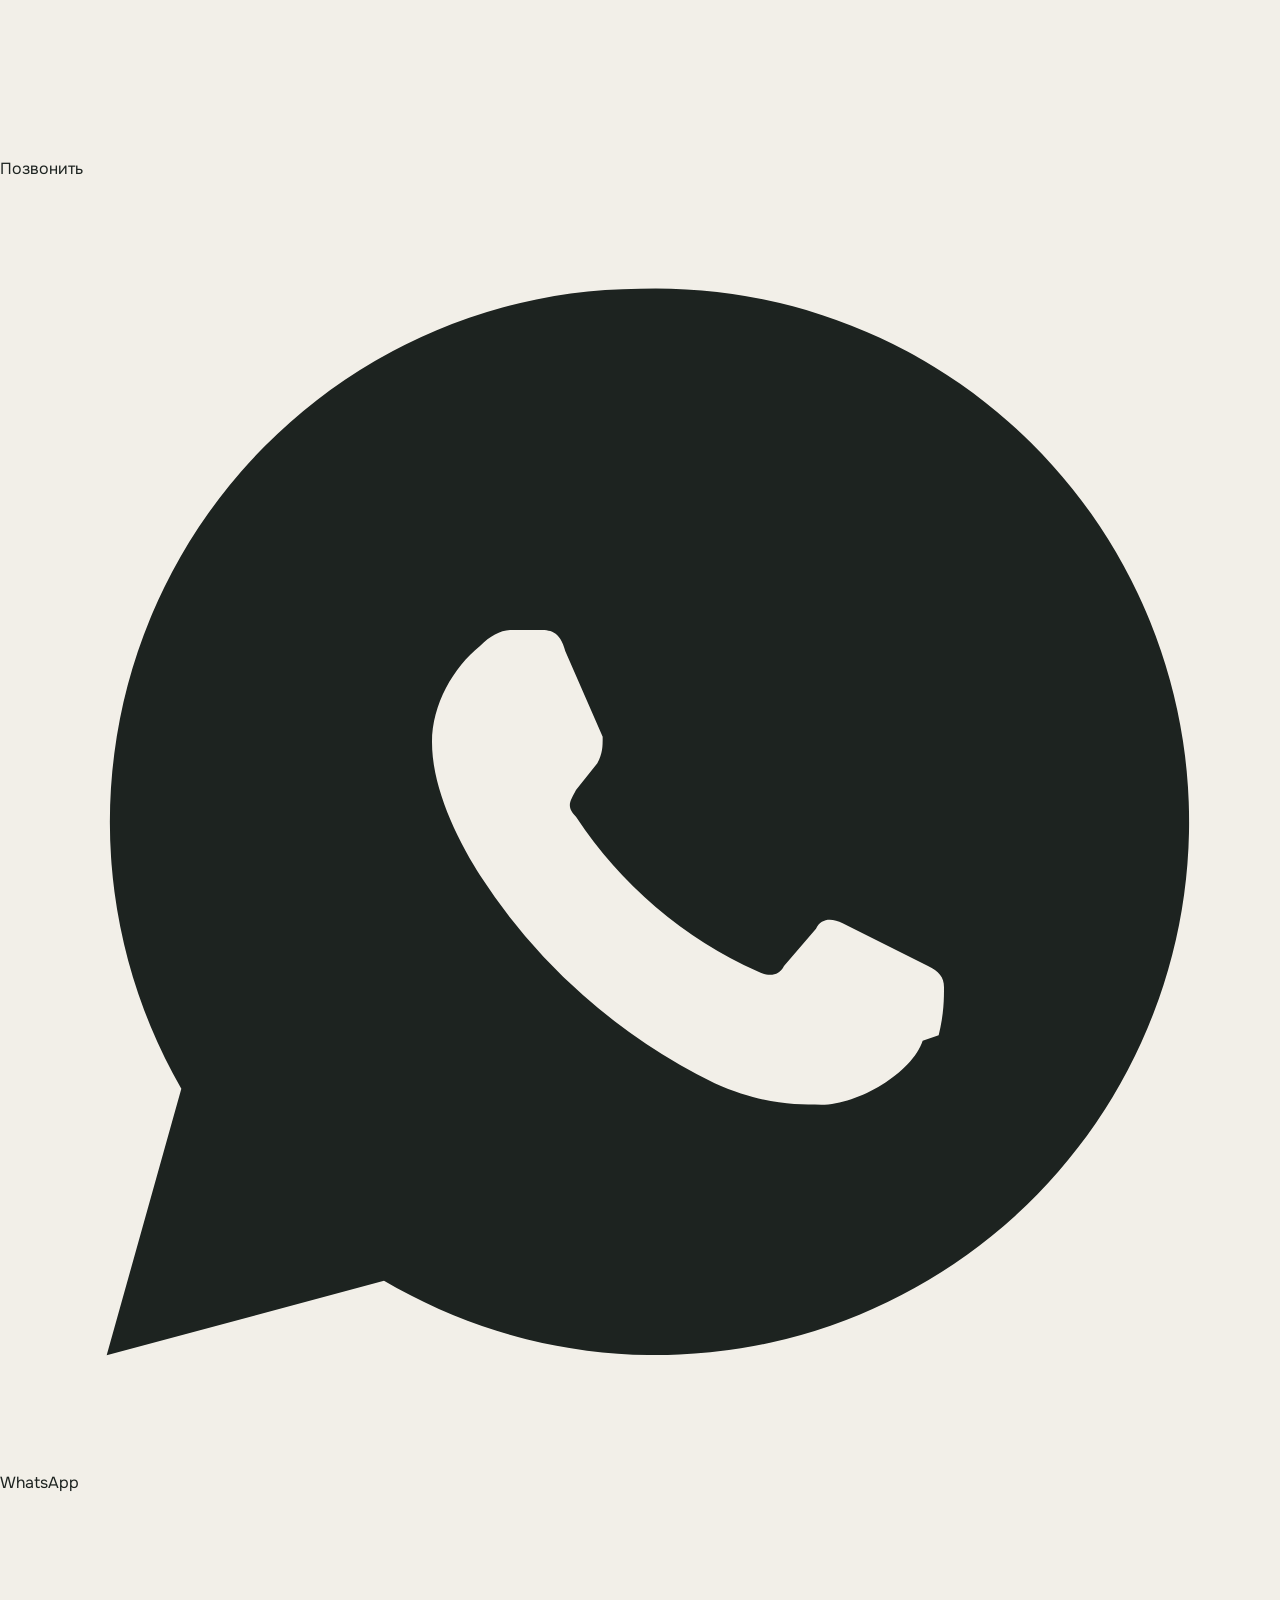
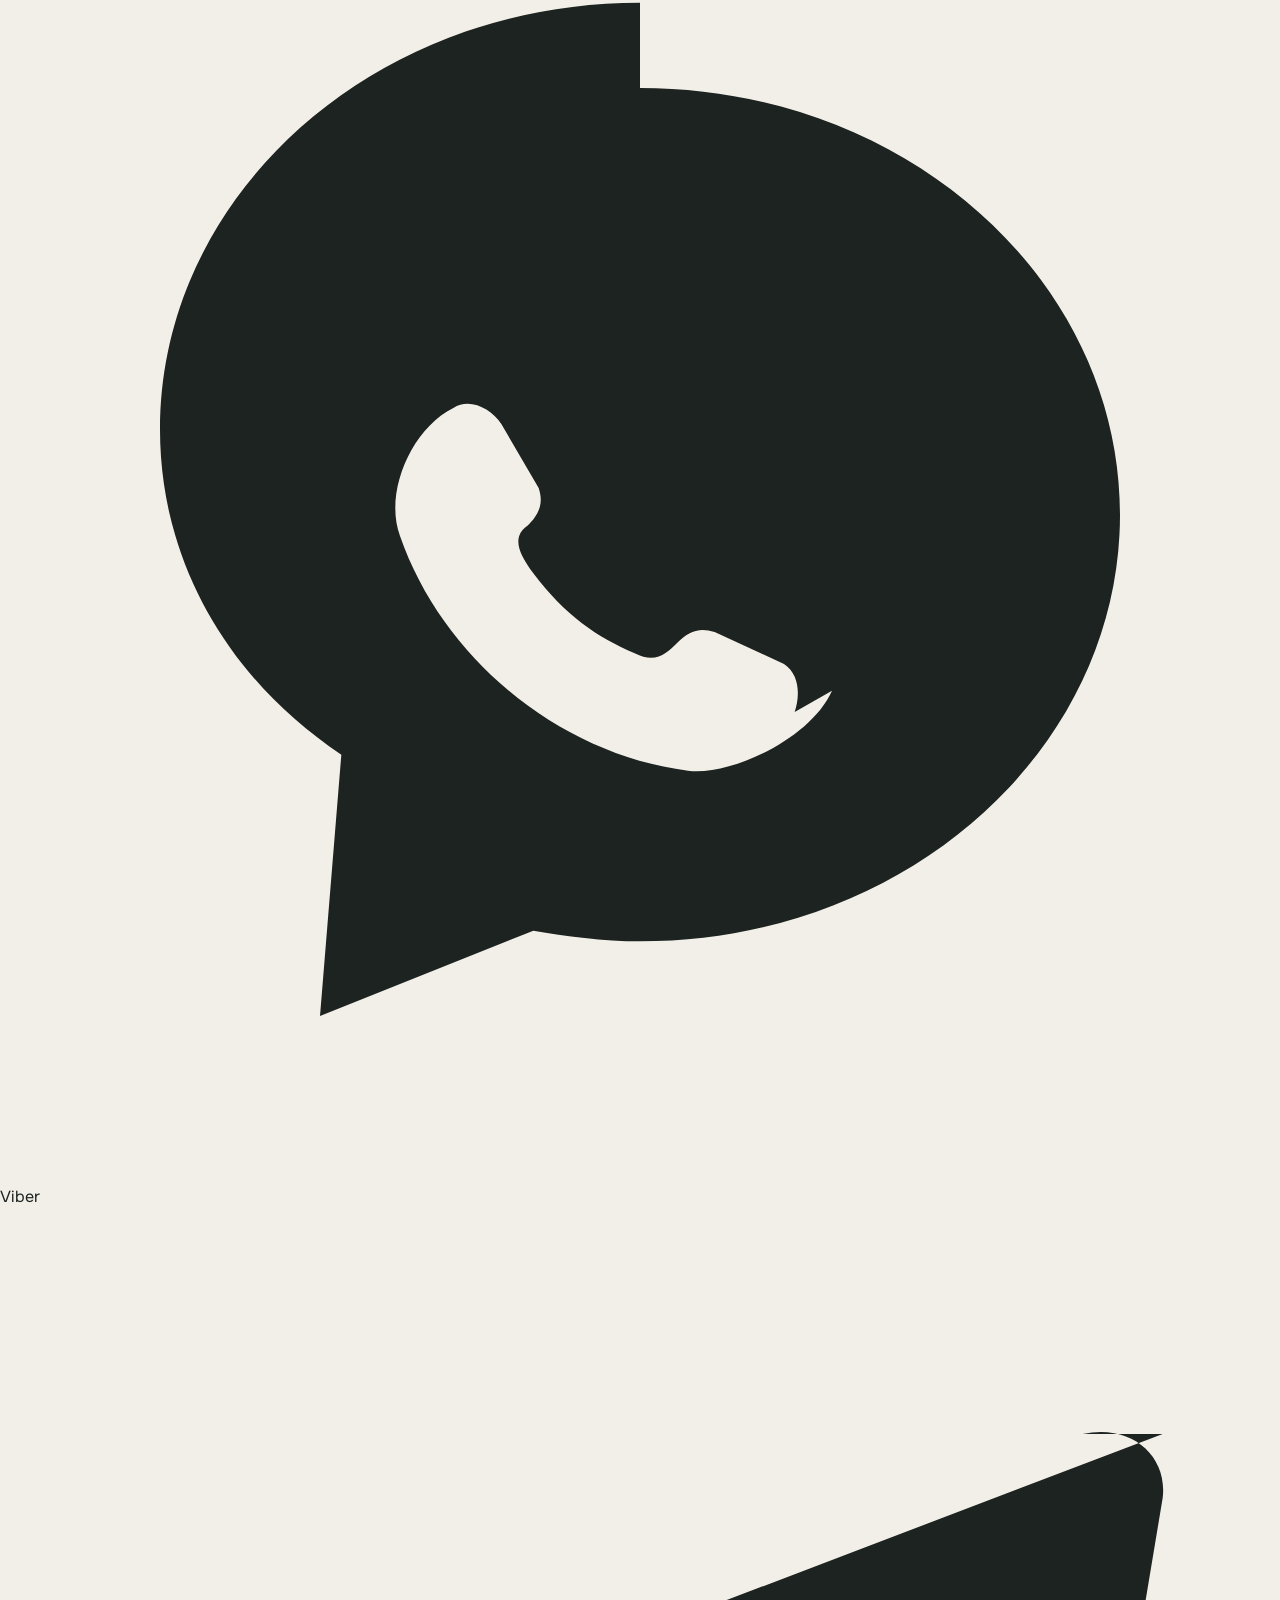
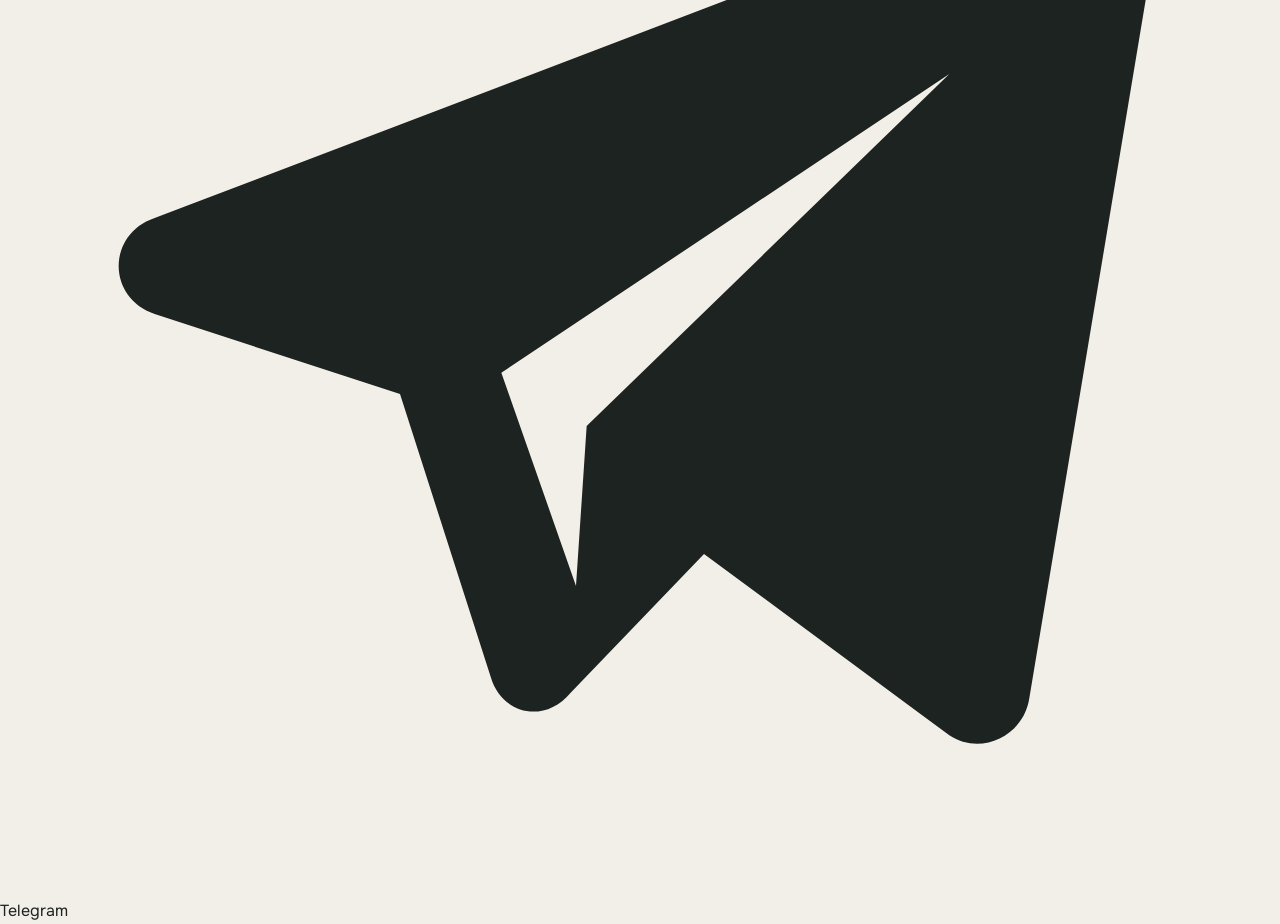
<file: yurlicam.html>
<!DOCTYPE html>
<html lang="ru">
<head>
<meta charset="utf-8">
<meta name="viewport" content="width=device-width, initial-scale=1">
<title>Грузоперевозки для юридических лиц | Орша</title>
<meta name="description" content="Договор, счёт и закрывающие документы. Разовые доставки и регулярные рейсы по графику. Груз до 1,5 т.">
<meta property="og:title" content="Грузоперевозки для юридических лиц | Орша">
<meta property="og:description" content="Договор, счёт и закрывающие документы. Разовые доставки и регулярные рейсы по графику. Груз до 1,5 т.">
<meta property="og:type" content="website">
<meta name="theme-color" content="#F2EFE8">
<style>
:root{--bg:#F2EFE8;--bg2:#E6E3DA;--ink:#1D2320;--ink2:#2A322D;--paper:#FBF9F4;
--acc:#17553C;--acc-l:#2C7A55;--cargo:#E0A32B;--steel:#6E7A72;--muted:#586259;--line:rgba(29,35,32,.16);
--d:'Saira Condensed',system-ui,sans-serif;--b:'Onest',system-ui,sans-serif;--m:'Space Mono',ui-monospace,monospace;
--pad:22px;--max:1320px}
*{box-sizing:border-box}html{-webkit-text-size-adjust:100%}body{margin:0;background:var(--bg);color:var(--ink);font:16px/1.62 var(--b);-webkit-font-smoothing:antialiased}
img{max-width:100%;display:block}h1,h2,h3{margin:0;font-family:var(--d);font-weight:700;line-height:.92;letter-spacing:.005em;text-transform:uppercase}
a{color:inherit;text-decoration:none}[hidden]{display:none!important}
.wrap{width:100%;max-width:var(--max);margin:0 auto;padding:0 var(--pad)}
.header{position:sticky;top:0;z-index:40;background:rgba(242,239,232,.95);border-bottom:1px solid var(--line);backdrop-filter:blur(8px)}
.header__in{display:flex;align-items:center;gap:16px;padding:10px 0}
.logo{display:flex;align-items:center;gap:10px}
.logo__mark{width:40px;height:36px;border:1.5px solid var(--ink);display:grid;place-items:center;background:var(--paper);position:relative}
.logo__mark::before{content:'';position:absolute;inset:6px 7px auto 7px;height:2px;background:var(--acc)}
.logo__mark::after{content:'';position:absolute;inset:auto 7px 6px 7px;height:2px;background:var(--acc)}
.logo__mark i{width:2px;height:9px;background:var(--cargo)}
.logo__txt{display:flex;flex-direction:column;line-height:1.15}
.logo__txt b{font:700 16px/1 var(--d);letter-spacing:.02em;text-transform:uppercase}
.logo__txt i{font:400 8px/1.5 var(--m);letter-spacing:.08em;text-transform:uppercase;color:var(--muted);font-style:normal}
.nav{display:flex;gap:12px;margin-left:auto;font:500 12.5px/1 var(--b)}
.nav a{padding:6px 0;border-bottom:2px solid transparent}
.nav a:hover,.nav a.is-on{border-color:var(--acc);color:var(--acc)}
.header__tel{font:600 13px/1 var(--b);white-space:nowrap}
.btn{display:inline-flex;align-items:center;justify-content:center;gap:8px;padding:13px 20px;font:600 11.5px/1 var(--b);letter-spacing:.06em;text-transform:uppercase;border:1px solid var(--acc);background:var(--acc);color:#fff;cursor:pointer;transition:.18s}
.btn:hover{background:#0F3F2C;border-color:#0F3F2C}
.btn--ink{background:var(--ink);border-color:var(--ink)}
.btn--ink:hover{background:#0C110E}
.btn--ghost{background:transparent;color:var(--ink);border-color:var(--ink)}
.btn--ghost:hover{background:var(--ink);color:#fff}
.burger{display:none;width:42px;height:36px;border:1px solid var(--ink);background:transparent;align-items:center;justify-content:center;flex-direction:column;gap:4px;cursor:pointer}
.burger i{display:block;width:16px;height:1px;background:var(--ink)}
.burger.is-close i:first-child{transform:rotate(45deg) translateY(3px)}
.burger.is-close i:last-child{transform:rotate(-45deg) translateY(-3px)}
.drawer{position:fixed;inset:0;z-index:90;background:rgba(12,17,14,.82);display:none}
.drawer[data-open]{display:block}
.drawer__in{position:absolute;inset:0 0 0 auto;width:min(400px,92vw);background:var(--bg);padding:18px;overflow-y:auto}
.drawer__top{display:flex;justify-content:space-between;align-items:center;margin-bottom:16px}
.drawer__nav{display:grid;font:700 21px/1 var(--d);text-transform:uppercase}
.drawer__nav a{padding:13px 0;border-bottom:1px solid var(--line)}
.drawer__cta{width:100%;margin-top:16px}
.drawer__note{font-size:12px;color:var(--muted);margin-top:10px}
body.is-locked{overflow:hidden}
.hero{position:relative;min-height:min(94svh,830px);display:flex;align-items:flex-end;overflow:hidden;background:#121814}
.hero__img{position:absolute;inset:0;width:100%;height:100%;object-fit:cover}
.hero::after{content:'';position:absolute;inset:0;background:linear-gradient(180deg,rgba(10,16,12,.46),rgba(10,16,12,.06) 42%,rgba(10,16,12,.86) 76%,#121814 100%)}
.hero__in{position:relative;z-index:2;width:100%;padding:clamp(28px,4.6vw,58px) 0 clamp(14px,2vw,22px);color:#F5F3EC}
.hero h1{font-size:clamp(2.4rem,7.4vw,6rem);letter-spacing:.01em;color:#fff}
.hero h1 em{font-style:normal;color:#F2BC4E}
.hero__lede{max-width:46ch;margin:14px 0 18px;color:rgba(245,243,236,.88)}
.hero__acts{display:flex;flex-wrap:wrap;gap:9px;margin-bottom:clamp(14px,2.2vw,26px)}
.hero__acts .btn--ghost{color:#fff;border-color:rgba(255,255,255,.62)}
.hero__acts .btn--ghost:hover{background:#fff;color:var(--ink)}
.hero__facts{display:grid;grid-template-columns:repeat(4,minmax(0,1fr));border-top:1px solid rgba(255,255,255,.28);gap:0 12px}
.hero__facts div{padding:11px 0 0}
.hero__facts b{display:block;font:700 clamp(1.05rem,1.7vw,1.3rem)/1.2 var(--d);text-transform:uppercase}
.hero__facts span{font:400 8.5px/1.5 var(--m);letter-spacing:.06em;text-transform:uppercase;color:#F2BC4E}
@media (max-width:1024px){.nav{display:none}.burger{display:flex}.header__tel{display:none}.hero__facts{grid-template-columns:1fr 1fr}}
@media (max-width:380px){.header .btn{display:none}}
</style>
<link rel="preconnect" href="https://fonts.googleapis.com">
<link rel="preconnect" href="https://fonts.gstatic.com" crossorigin>
<link href="https://fonts.googleapis.com/css2?family=Saira+Condensed:wght@600;700&family=Onest:wght@400;500;600;700&family=Space+Mono:wght@400;700&display=swap" rel="stylesheet">
<link rel="stylesheet" href="assets/css/style.v1.css">
<link rel="icon" href="assets/img/favicon.svg" type="image/svg+xml">
</head>
<body>
<header class="header"><div class="header__in wrap">
<a class="logo" href="index.html"><span class="logo__mark"><i></i></span><span class="logo__txt"><b>Андросов</b><i>грузоперевозки · Орша</i></span></a>
<nav class="nav" aria-label="Основное меню"><a href="index.html">Главная</a><a href="uslugi.html">Что перевозим</a><a href="mashina.html">Кузов</a><a href="raschet.html">Расчёт загрузки</a><a href="mezhgorod.html">Межгород</a><a href="yurlicam.html" class="is-on">Юрлицам</a><a href="o-perevozchike.html">О перевозчике</a><a href="kontakty.html">Контакты</a></nav>
<a class="header__tel" href="tel:+375336168855">+375 (33) 616-88-55</a>
<a class="btn" href="#zayavka">Заказать рейс</a>
<button class="burger" type="button" aria-label="Меню" aria-expanded="false" aria-controls="drawer"><i></i><i></i><i></i></button>
</div></header>
<div class="drawer" id="drawer" role="dialog" aria-modal="true" aria-label="Меню" hidden>
<div class="drawer__in">
<div class="drawer__top">
<a class="logo" href="index.html"><span class="logo__mark"><i></i></span><span class="logo__txt"><b>Андросов</b><i>Орша</i></span></a>
<button class="burger is-close" type="button" data-close aria-label="Закрыть меню"><i></i><i></i></button>
</div>
<nav class="drawer__nav"><a href="index.html">Главная</a><a href="uslugi.html">Что перевозим</a><a href="mashina.html">Кузов</a><a href="raschet.html">Расчёт загрузки</a><a href="mezhgorod.html">Межгород</a><a href="yurlicam.html">Юрлицам</a><a href="o-perevozchike.html">О перевозчике</a><a href="kontakty.html">Контакты</a></nav>
<a class="btn drawer__cta" href="tel:+375336168855">Позвонить +375 (33) 616-88-55</a>
<p class="drawer__note">Грузоперевозки из Орши: жёсткий кузов 3 × 1,5 × 1,5 м, до 1,5 т, задняя загрузка. Личные вещи, мебель, стройматериалы. По Беларуси и за границу, работа с юрлицами.</p>
</div></div>
<main>
<section class="phero"><img src="assets/img/materials.jpg" alt="Материалы" width="1024" height="1024">
<div class="phero__in"><div class="wrap"><div class="crumbs"><a href="index.html">Главная</a> / Юрлицам</div>
<h1>Юридическим<br><em>лицам</em></h1><p>Договор, счёт, закрывающие документы. Разовые доставки и регулярные рейсы по графику.</p></div></div></section>
<div class="measure"><svg viewBox="0 0 1200 22" preserveAspectRatio="none" aria-hidden="true"><line x1="0" y1="11" x2="1200" y2="11" stroke="#17553C" stroke-width="1" stroke-dasharray="6 6"/></svg></div>
<section class="section"><div class="wrap"><div class="two">
<div class="prose">
<h3>Как работаем</h3>
<ul>
<li>Заявка: что, откуда, куда, когда</li>
<li>Договор и счёт, если нужно — до выезда</li>
<li>Рейс по согласованному времени</li>
<li>Закрывающие документы после выгрузки</li>
</ul>
<h3>Кому подходит</h3>
<p>Магазинам с небольшими партиями, мастерским, строительным бригадам, сервисам с доставкой клиенту. Машина на 1,5 т — это как раз «привезти сегодня», а не «ждать фуру».</p>
<h3>Регулярные рейсы</h3>
<p>Если доставка нужна каждую неделю, можно договориться о графике: постоянный маршрут, понятная стоимость и без звонков «есть ли машина».</p>
<div class="chips"><span class="chip">Договор</span><span class="chip">Счёт</span><span class="chip">Документы</span><span class="chip">График</span></div>
</div>
<div>
<div class="card"><p class="eyebrow">условия</p>
<table class="spec"><tbody>
<tr><td>Договор</td><td>да</td></tr>
<tr><td>Счёт и документы</td><td>да</td></tr>
<tr><td>Оплата</td><td>нал / безнал</td></tr>
<tr><td>Регулярные рейсы</td><td>по графику</td></tr>
<tr><td>Международные</td><td>с оформлением</td></tr>
<tr><td>Груз до</td><td>1,5 т / 6,75 м³</td></tr>
</tbody></table></div>
<div class="card" style="margin-top:12px"><p class="eyebrow">заявка</p><h3 style="margin-bottom:10px">От организации</h3><form class="form" id="lead">
<label>Как вас зовут<input type="text" id="lName" placeholder="Имя" required></label>
<label>Телефон<input type="tel" id="lTel" placeholder="+375" required></label>
<div class="row2"><label>Откуда<input type="text" id="lFrom" placeholder="Орша"></label><label>Куда<input type="text" id="lTo" placeholder="Витебск"></label></div>
<label>Что везём<textarea id="lCargo" placeholder="Диван 1,9 м, 8 коробок, стиральная машина. Всего около 500 кг."></textarea></label>
<button class="btn" type="submit">Отправить в WhatsApp</button>
<p class="hint">Заявка откроется в WhatsApp: приложите фото груза, так я точнее скажу, войдёт ли он в кузов.</p>
</form></div>
</div>
</div></div></section>
<section class="cta"><div class="wrap cta__in"><div><h2>Доставка<br><em>по графику</em></h2><p>Согласуем маршрут и дни — дальше без переговоров каждый раз.</p></div>
<div class="cta__acts"><a class="btn btn--light" href="tel:+375336168855">Позвонить</a><a class="btn btn--light" href="https://wa.me/375336168855" target="_blank" rel="noopener">WhatsApp</a></div></div></section>
</main>
<footer class="footer"><div class="wrap">
<div class="footer__top">
<div class="footer__about"><a class="logo logo--f" href="index.html"><span class="logo__mark"><i></i></span><span class="logo__txt"><b>Андросов</b><i>грузоперевозки</i></span></a>
<p>ИП Андросов Михаил Владимирович. Перевозка грузов, вещей и стройматериалов. Кузов 3 × 1,5 × 1,5 м, до 1,5 т. Орша, Витебская область.</p>
<a class="footer__tel" href="tel:+375336168855">+375 (33) 616-88-55</a>
</div>
<div><h4>Разделы</h4><ul><li><a href="index.html">Главная</a></li><li><a href="uslugi.html">Что перевозим</a></li><li><a href="mashina.html">Кузов</a></li><li><a href="raschet.html">Расчёт загрузки</a></li><li><a href="mezhgorod.html">Межгород</a></li><li><a href="yurlicam.html">Юрлицам</a></li><li><a href="o-perevozchike.html">О перевозчике</a></li><li><a href="kontakty.html">Контакты</a></li></ul></div>
<div><h4>Перевозки</h4><ul><li><a href="uslugi.html">Что перевозим</a></li><li><a href="mashina.html">Кузов и габариты</a></li><li><a href="raschet.html">Расчёт загрузки</a></li><li><a href="mezhgorod.html">Межгород</a></li><li><a href="yurlicam.html">Юрлицам</a></li></ul></div>
<div><h4>Связь</h4><ul><li><a href="tel:+375336168855">+375 (33) 616-88-55</a></li><li><a href="https://wa.me/375336168855" target="_blank" rel="noopener">WhatsApp</a></li><li><a href="https://t.me/+375336168855" target="_blank" rel="noopener">Telegram</a></li><li><a href="https://yandex.by/maps/?text=%D0%9E%D1%80%D1%88%D0%B0%20%D0%B3%D1%80%D1%83%D0%B7%D0%BE%D0%BF%D0%B5%D1%80%D0%B5%D0%B2%D0%BE%D0%B7%D0%BA%D0%B8" target="_blank" rel="noopener">Орша, Витебская область</a></li></ul></div>
</div>
<div class="footer__bottom"><span>© <span id="yr">2026</span> ИП Андросов Михаил Владимирович</span>
<span><a href="politika.html">Политика обработки персональных данных</a></span></div>
</div></footer>
<div class="mbar" role="navigation" aria-label="Быстрая связь">
<a href="tel:+375336168855"><svg viewBox="0 0 24 24" fill="currentColor" aria-hidden="true"><path d="M6.6 10.8a15.5 15.5 0 0 0 6.6 6.6l2.2-2.2a1 1 0 0 1 1-.24c1.1.36 2.3.56 3.5.56a1 1 0 0 1 1 1V20a1 1 0 0 1-1 1A17 17 0 0 1 3 4a1 1 0 0 1 1-1h3.5a1 1 0 0 1 1 1c0 1.2.2 2.4.56 3.5a1 1 0 0 1-.25 1z"/></svg>Позвонить</a>
<a href="https://wa.me/375336168855" target="_blank" rel="noopener"><svg viewBox="0 0 24 24" fill="currentColor" aria-hidden="true"><path d="M12 2a10 10 0 0 0-8.6 15L2 22l5.2-1.4A10 10 0 1 0 12 2m5.3 14.1c-.2.6-1.2 1.2-1.9 1.2-.5 0-1.1 0-2-.4a11 11 0 0 1-4.4-3.9c-.5-.8-.9-1.7-.9-2.5 0-.7.4-1.4.9-1.8.2-.2.4-.3.6-.3h.5c.2 0 .4 0 .5.4l.7 1.6c0 .2 0 .3-.1.5l-.4.5c-.1.2-.2.3 0 .5a8 8 0 0 0 3.4 2.9c.2.1.4.1.5-.1l.6-.7c.1-.2.3-.2.5-.1l1.6.8c.2.1.3.2.3.4s0 .5-.1.9"/></svg>WhatsApp</a>
<a href="viber://chat?number=%2B375336168855"><svg viewBox="0 0 24 24" fill="currentColor" aria-hidden="true"><path d="M12 2C7 2 3 5.6 3 10c0 2.5 1.3 4.7 3.4 6.1L6 21l4-1.6c.6.1 1.3.2 2 .2 5 0 9-3.6 9-8s-4-8-9-8m3.6 11.3c-.4.9-1.9 1.6-2.7 1.5-2.4-.3-4.6-2.1-5.4-4.4-.3-.8.2-2 1-2.4.3-.2.7 0 .9.3l.7 1.2c.1.3 0 .5-.2.7-.3.2-.2.5.1.9.6.8 1.2 1.2 1.9 1.5.4.2.6 0 .8-.2s.4-.3.7-.2l1.3.6c.3.2.3.6.2.9"/></svg>Viber</a>
<a href="https://t.me/+375336168855" target="_blank" rel="noopener"><svg viewBox="0 0 24 24" fill="currentColor" aria-hidden="true"><path d="M21.8 4.2 2.9 11.4c-.9.3-.9 1.5 0 1.8l4.6 1.5 1.7 5.3c.2.7 1 .9 1.5.3l2.5-2.6 4.6 3.4c.6.4 1.4 0 1.5-.7l2.5-15c.1-.8-.6-1.4-1.5-1.2M9.4 14.3l8.4-5.6-6.8 6.6-.2 3z"/></svg>Telegram</a>
</div>
<script src="assets/js/main.v1.js"></script>
</body>
</html>
</file>
<file: assets/css/style.v1.css>
.section{padding:clamp(44px,5.6vw,86px) 0}
.section--dim{background:var(--bg2)}
.section--dark{background:#17201B;color:#F1F2EC}
.section--dark .sec-head p{color:rgba(241,242,236,.68)}
.section--dark .eyebrow{color:#F2BC4E}

/* габаритная линия */
.measure{display:flex;align-items:center;gap:0;max-width:var(--max);margin:0 auto;padding:0 var(--pad);height:22px}
.measure svg{flex:1;height:22px;width:100%}

.eyebrow{display:inline-flex;align-items:center;gap:9px;font:400 8.5px/1 var(--m);letter-spacing:.1em;text-transform:uppercase;color:var(--acc);margin:0 0 12px}
.eyebrow::before{content:'';width:20px;height:1px;background:var(--acc);position:relative}
.h2{font-size:clamp(2rem,5.2vw,3.9rem)}
.h2 em{font-style:normal;color:var(--acc)}
.sec-head{display:grid;grid-template-columns:minmax(0,1.1fr) minmax(0,.9fr);gap:clamp(12px,3.4vw,44px);align-items:end;margin-bottom:clamp(20px,2.8vw,36px)}
.sec-head p{margin:0;color:var(--muted);font-size:.94rem;max-width:46ch}

.jobs{border-top:2px solid var(--ink)}
.job{display:grid;grid-template-columns:54px minmax(0,1fr) auto;gap:clamp(8px,2vw,20px);padding:clamp(13px,1.8vw,19px) 0;border-bottom:1px solid var(--line);align-items:baseline}
.job__no{font:400 9px/1 var(--m);color:var(--acc);letter-spacing:.08em}
.job h3{font-size:clamp(1.15rem,2.2vw,1.6rem)}
.job p{margin:4px 0 0;font-size:13.4px;color:var(--muted);max-width:58ch}
.job__go{font:400 10px/1 var(--m);letter-spacing:.04em;text-transform:uppercase;color:var(--acc);white-space:nowrap}
.job:hover .job__go{text-decoration:underline}
@media (max-width:640px){.job{grid-template-columns:40px minmax(0,1fr)}.job__go{display:none}}

/* конверт габаритов */
.fit{display:grid;grid-template-columns:minmax(0,340px) minmax(0,1fr);gap:clamp(14px,2.6vw,32px);align-items:start}
.vans{border:1px solid var(--line);background:var(--paper);padding:clamp(10px,1.5vw,16px);display:grid;gap:10px}
.vans figure{margin:0}
.vans svg{width:100%;height:auto;display:block}
.vans figcaption{font:400 8px/1.5 var(--m);letter-spacing:.08em;text-transform:uppercase;color:var(--muted);margin-top:5px}
.fields{display:grid;gap:10px}
.fgrid{display:grid;grid-template-columns:repeat(4,minmax(0,1fr));gap:8px}
.fgrid label{display:grid;gap:4px;font:400 8.5px/1 var(--m);letter-spacing:.07em;text-transform:uppercase;color:var(--muted)}
.fgrid input{font:600 16px/1.2 var(--b);padding:9px 10px;border:1px solid #C5C8BE;background:var(--paper);color:var(--ink);width:100%}
.fgrid input:focus{outline:2px solid var(--acc);outline-offset:-1px;border-color:var(--acc)}
.verdict{border:2px solid var(--ink);background:var(--paper);padding:clamp(14px,2vw,20px)}
.verdict h3{font-size:clamp(1.2rem,2.4vw,1.7rem);margin-bottom:10px}
.vrow{display:grid;grid-template-columns:76px 90px minmax(0,1fr);gap:10px;padding:8px 0;border-top:1px dotted var(--line);align-items:baseline;font-size:13.2px}
.vrow:first-of-type{border-top:0}
.vrow b{font:400 8.5px/1.4 var(--m);letter-spacing:.06em;text-transform:uppercase;color:var(--muted)}
.vrow .num{font:700 15px/1 var(--d);letter-spacing:.01em}
.ok{color:#17553C}.bad{color:#A3341C}
.vstate{font-weight:600}
.verdict .acts{display:flex;flex-wrap:wrap;gap:8px;margin-top:12px}

/* сборка рейса */
.trip{display:grid;grid-template-columns:minmax(0,1.05fr) minmax(0,.95fr);gap:clamp(14px,2.6vw,32px);align-items:start}
.items{display:grid;gap:5px}
.item{display:grid;grid-template-columns:minmax(0,1fr) auto;gap:10px;align-items:center;padding:9px 12px;border:1px solid var(--line);background:var(--paper)}
.item span{font-size:13.2px;font-weight:500}
.item em{font-style:normal;font:400 9.5px/1.4 var(--m);color:var(--muted);display:block;margin-top:2px}
.step{display:inline-flex;align-items:center;border:1px solid var(--line);background:var(--bg)}
.step button{width:28px;height:28px;border:0;background:transparent;cursor:pointer;font:600 15px/1 var(--b);color:var(--ink)}
.step button:hover{background:var(--ink);color:#fff}
.step i{min-width:22px;text-align:center;font:600 12.5px/1 var(--b);font-style:normal}
.tripout{border:1px solid var(--line);background:var(--paper);padding:clamp(14px,2vw,20px)}
.tbig{font:700 clamp(2rem,4vw,2.7rem)/1 var(--d);letter-spacing:.01em}
.tbig span{font:400 9px/1.4 var(--m);letter-spacing:.08em;text-transform:uppercase;color:var(--muted);display:block;margin-top:4px}
.bars{display:grid;gap:8px;margin:12px 0}
.bar{height:7px;background:#DCDBD3;overflow:hidden}
.bar i{display:block;height:100%;width:0;background:var(--acc);transition:width .3s}
.bar.over i{background:#A3341C}
.bl{display:flex;justify-content:space-between;font:400 9px/1.4 var(--m);letter-spacing:.05em;text-transform:uppercase;color:var(--muted);margin-bottom:4px}
.tnote{font-size:11.5px;color:var(--muted);line-height:1.55;margin:8px 0 0}
.alert{border-left:3px solid #A3341C;background:#F7E9E4;padding:9px 12px;font-size:12.6px;color:#7E2A15;margin:10px 0 0}

.steps{display:grid;grid-template-columns:repeat(5,minmax(0,1fr));gap:clamp(8px,1.4vw,18px)}
.stepc{border-top:3px solid var(--ink);padding-top:10px}
.stepc span{font:400 9px/1 var(--m);color:var(--acc);letter-spacing:.08em}
.stepc b{display:block;font:700 1.15rem/1 var(--d);margin:7px 0 5px;text-transform:uppercase}
.stepc p{margin:0;font-size:12.4px;color:var(--muted)}
.section--dark .stepc{border-color:#F2BC4E}
.section--dark .stepc p{color:rgba(241,242,236,.72)}

.gal{display:grid;grid-template-columns:repeat(3,minmax(0,1fr));gap:clamp(6px,1vw,11px)}
.gal figure{margin:0;position:relative;overflow:hidden;background:#DCDBD3}
.gal img{width:100%;height:100%;object-fit:cover;aspect-ratio:4/3;transition:transform .6s}
.gal figure:hover img{transform:scale(1.035)}
.gal figcaption{position:absolute;left:0;right:0;bottom:0;padding:9px 11px;background:linear-gradient(180deg,rgba(10,16,12,.35),rgba(10,16,12,.86));color:#F5F3EC;font:400 8.5px/1.4 var(--m);letter-spacing:.06em;text-transform:uppercase}
.gal figure.wide{grid-column:span 2}.gal figure.wide img{aspect-ratio:8/3.4}

.form{display:grid;gap:10px}
.form label{display:grid;gap:5px;font:400 8.5px/1 var(--m);letter-spacing:.07em;text-transform:uppercase;color:var(--muted)}
.form input,.form textarea,.form select{font:15px/1.5 var(--b);padding:11px 13px;border:1px solid #C5C8BE;background:var(--paper);color:var(--ink);width:100%}
.form input::placeholder,.form textarea::placeholder{color:#8F968D}
.form input:focus,.form textarea:focus{outline:2px solid var(--acc);outline-offset:-1px;border-color:var(--acc)}
.form textarea{min-height:80px;resize:vertical}
.form .row2{display:grid;grid-template-columns:1fr 1fr;gap:10px}
.hint{font-size:11.5px;color:var(--muted);line-height:1.55;margin:10px 0 0}
.faq{border-top:2px solid var(--ink)}
.faq details{border-bottom:1px solid var(--line)}
.faq summary{list-style:none;cursor:pointer;padding:14px 0;display:flex;gap:10px;font:700 1.1rem/1.3 var(--d);text-transform:uppercase}
.faq summary::-webkit-details-marker{display:none}
.faq summary::after{content:'+';margin-left:auto;font:400 17px/1 var(--b);color:var(--acc)}
.faq details[open] summary::after{content:'–'}
.faq p{margin:0 0 14px;color:#2F3833;font-size:.92rem;max-width:74ch}
.cta{background:#17201B;color:#F1F2EC;padding:clamp(34px,4.6vw,66px) 0}
.cta__in{display:grid;grid-template-columns:minmax(0,1.1fr) minmax(0,.9fr);gap:clamp(14px,3.4vw,40px);align-items:center}
.cta h2{font-size:clamp(1.9rem,4.8vw,3.4rem);color:#fff}
.cta h2 em{font-style:normal;color:#F2BC4E}
.cta p{color:rgba(241,242,236,.75);margin:9px 0 0;max-width:44ch}
.cta__acts{display:flex;flex-wrap:wrap;gap:9px;justify-content:flex-end}
.cta .btn--light{background:#F1F2EC;color:#17201B;border-color:#F1F2EC}
.cta .btn--light:hover{background:#F2BC4E;border-color:#F2BC4E;color:#17201B}
.footer{background:#101713;color:#E9EAE3;padding:clamp(30px,3.8vw,52px) 0 18px}
.footer__top{display:grid;grid-template-columns:1.5fr .8fr .9fr 1fr;gap:clamp(12px,2.6vw,32px);padding-bottom:22px;border-bottom:1px solid rgba(233,234,227,.18)}
.footer__top>*{min-width:0}
.footer h4{font:400 8.5px/1 var(--m);letter-spacing:.1em;text-transform:uppercase;color:#F2BC4E;margin:0 0 11px}
.footer ul{list-style:none;margin:0;padding:0;display:grid;gap:5px;font-size:12.6px;color:rgba(233,234,227,.78)}
.footer a:hover{color:#F2BC4E}
.footer__about p{font-size:12.4px;color:rgba(233,234,227,.72);margin:11px 0;max-width:34ch}
.footer__tel{font:700 16px/1 var(--d);color:#F1F2EC;letter-spacing:.02em}
.logo--f .logo__mark{border-color:#F2BC4E;background:transparent}
.logo--f .logo__mark::before,.logo--f .logo__mark::after{background:#F2BC4E}
.footer__bottom{display:flex;flex-wrap:wrap;gap:8px;justify-content:space-between;padding-top:14px;font:400 9.5px/1.6 var(--m);color:rgba(233,234,227,.6)}

.phero{position:relative;min-height:clamp(300px,44vh,450px);display:flex;align-items:flex-end;overflow:hidden;background:#121814}
.phero img{position:absolute;inset:0;width:100%;height:100%;object-fit:cover}
.phero::after{content:'';position:absolute;inset:0;background:linear-gradient(180deg,rgba(10,16,12,.42),rgba(10,16,12,.9))}
.phero__in{position:relative;z-index:2;padding:clamp(22px,3.2vw,42px) 0;color:#fff}
.phero h1{font-size:clamp(2.1rem,6vw,4.4rem);color:#fff}
.phero h1 em{font-style:normal;color:#F2BC4E}
.phero p{margin:9px 0 0;color:rgba(255,255,255,.8);max-width:52ch}
.crumbs{font:400 8.5px/1 var(--m);letter-spacing:.08em;text-transform:uppercase;color:rgba(255,255,255,.52);margin-bottom:11px}
.two{display:grid;grid-template-columns:minmax(0,1.05fr) minmax(0,.95fr);gap:clamp(16px,3.6vw,48px);align-items:start}
.prose p{margin:0 0 12px;color:#2F3833;max-width:66ch}
.prose h3{font-size:clamp(1.25rem,2.4vw,1.7rem);margin:20px 0 8px}
.prose ul{padding-left:17px;margin:0 0 12px;color:#2F3833}
.prose li{margin-bottom:4px}
.anchor{scroll-margin-top:90px}
.chips{display:flex;flex-wrap:wrap;gap:6px;margin:12px 0 0}
.chip{padding:6px 11px;border:1px solid var(--line);font:400 9px/1 var(--m);letter-spacing:.04em;text-transform:uppercase;color:#2F3833;background:var(--paper)}
.card{background:var(--paper);border:1px solid var(--line);padding:clamp(15px,2vw,24px)}
.spec{width:100%;border-collapse:collapse;font-size:13px}
.spec td{padding:7px 0;border-bottom:1px dotted var(--line)}
.spec td:last-child{text-align:right;font-weight:600;white-space:nowrap}
.warn{background:#F7E9E4;border-left:3px solid #A3341C;padding:12px 14px;font-size:13px;color:#7E2A15;margin:0}

@media (max-width:1024px){.fit,.trip,.two,.cta__in,.sec-head{grid-template-columns:minmax(0,1fr)}
.fgrid{grid-template-columns:repeat(4,minmax(0,1fr))}
.steps{grid-template-columns:1fr 1fr}.gal{grid-template-columns:1fr 1fr}.gal figure.wide{grid-column:span 2}
.footer__top{grid-template-columns:1fr 1fr}.cta__acts{justify-content:flex-start}.steps .stepc:nth-child(5){grid-column:span 2}}
@media (max-width:720px){:root{--pad:15px}
.fgrid{grid-template-columns:repeat(2,minmax(0,1fr))}
.spec{table-layout:fixed;width:100%}.spec td:last-child{white-space:normal}
.vrow{grid-template-columns:64px 76px minmax(0,1fr);gap:7px;font-size:12.4px}
.gal{grid-template-columns:minmax(0,1fr)}.gal figure.wide{grid-column:auto}.gal figure.wide img{aspect-ratio:4/3}
.steps{grid-template-columns:minmax(0,1fr)}.steps .stepc:nth-child(5){grid-column:auto}
.footer__top,.form .row2{grid-template-columns:minmax(0,1fr)}
.mbar{position:fixed;left:0;right:0;bottom:0;z-index:60;display:grid;grid-template-columns:repeat(4,1fr);gap:1px;background:#2A322D}
.mbar a{display:flex;flex-direction:column;align-items:center;gap:3px;padding:8px 2px 7px;background:#101713;font:500 10px/1 var(--b);color:rgba(241,242,236,.92)}
.mbar svg{width:19px;height:19px}
.mbar a:first-child{color:#F2BC4E}
.mbar a:nth-child(2) svg{color:#25D366}.mbar a:nth-child(3) svg{color:#7360F2}.mbar a:nth-child(4) svg{color:#229ED9}
body{padding-bottom:56px}}
</file>
